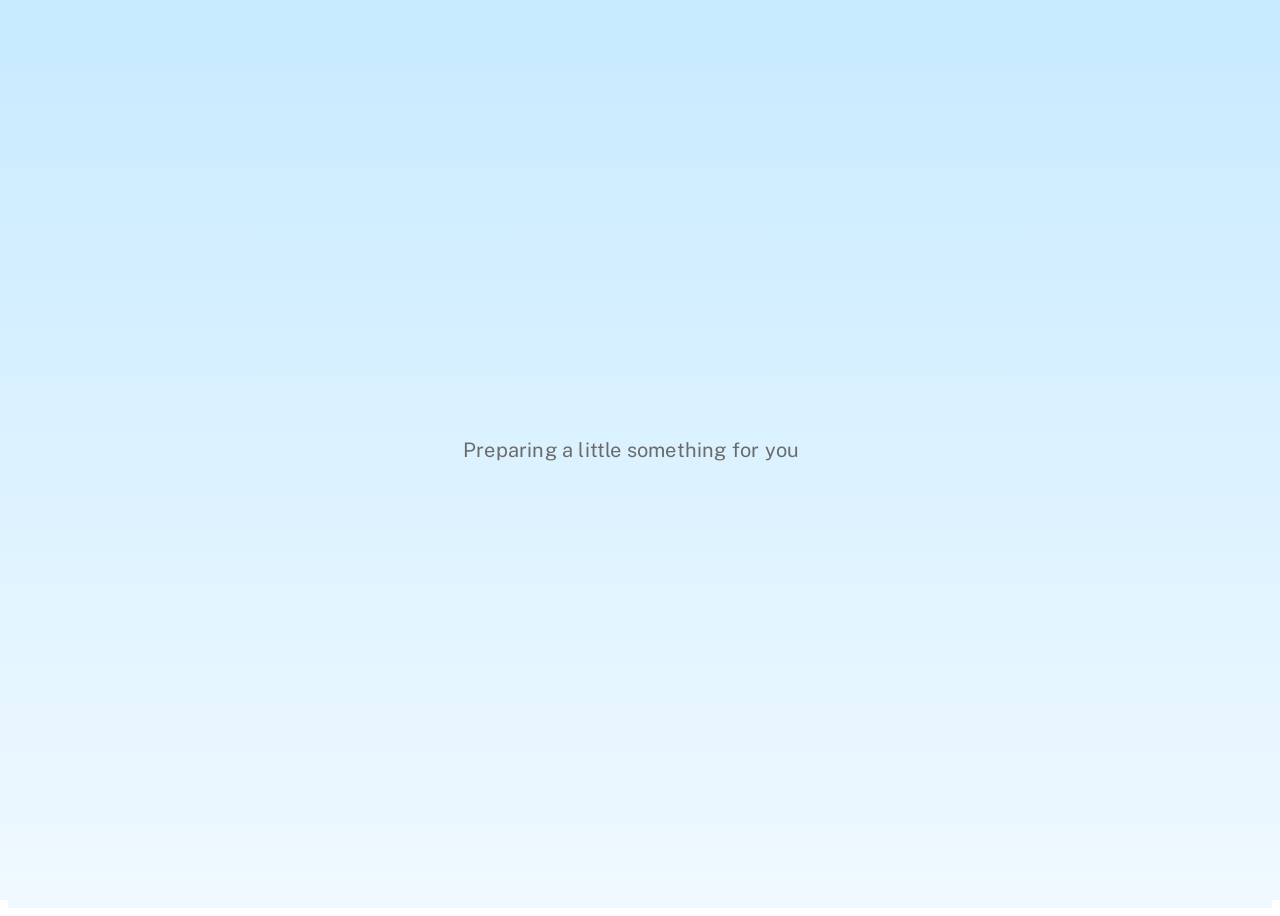
<file: index.html>
﻿<!DOCTYPE html>
<html lang="en">
<head>
	<meta charset="UTF-8" />
	<meta name="viewport" content="width=device-width, initial-scale=1.0" />
	<!-- CMS: page title -->
	<title>Welcome, Baby — DBS</title>
	<link rel="preconnect" href="https://fonts.googleapis.com" />
	<link rel="preconnect" href="https://fonts.gstatic.com" crossorigin />
	<link rel="stylesheet" href="https://fonts.googleapis.com/css2?family=Public+Sans:ital,wght@0,400;0,500;0,600;0,700;1,400;1,700&display=swap" />
	<link rel="stylesheet" href="assets/css/tokens.css" />
	<link rel="stylesheet" href="assets/css/styles.css" />
</head>
<body>
	<div class="wb_root" data-wb-root>


	<!-- CMS: welcome-baby hero stage -->
	<div class="wb_stage" data-stage>

		<!-- Sky gradient backdrop — never scales with scene -->
		<div class="wb_sky" aria-hidden="true"></div>

		<!-- Cloud layer — behind scene, scales at 50% of scene zoom (parallax depth).
		     Row 1 and Row 2 have ~85 px max gaps so all viewports look full.
		     Clouds bleed off both edges (negative x / x>1300) for ultra-wide screens. -->
		<div class="wb_clouds-layer" data-clouds-layer aria-hidden="true">

			<!-- ── Row 1 — topmost (y ≈ 72–95 px) — 9 clouds, ~85 px max gap ── -->
			<img class="wb_cloud" src="assets/img/cloud2.svg" alt=""
				style="--cloud-x:-15px;  --cloud-y:82px;  --cloud-w:95px;  --cloud-delay:0s">
			<img class="wb_cloud" src="assets/img/cloud1.svg" alt=""
				style="--cloud-x:100px;  --cloud-y:88px;  --cloud-w:88px;  --cloud-delay:-3s">
			<img class="wb_cloud" src="assets/img/cloud2.svg" alt=""
				style="--cloud-x:265px;  --cloud-y:72px;  --cloud-w:108px; --cloud-delay:-7s">
			<img class="wb_cloud" src="assets/img/cloud1.svg" alt=""
				style="--cloud-x:450px;  --cloud-y:90px;  --cloud-w:98px;  --cloud-delay:-11s">
			<img class="wb_cloud" src="assets/img/cloud2.svg" alt=""
				style="--cloud-x:630px;  --cloud-y:75px;  --cloud-w:118px; --cloud-delay:-15s">
			<img class="wb_cloud" src="assets/img/cloud1.svg" alt=""
				style="--cloud-x:835px;  --cloud-y:88px;  --cloud-w:95px;  --cloud-delay:-19s">
			<img class="wb_cloud" src="assets/img/cloud2.svg" alt=""
				style="--cloud-x:1015px; --cloud-y:73px;  --cloud-w:108px; --cloud-delay:-2s">
			<img class="wb_cloud" src="assets/img/cloud1.svg" alt=""
				style="--cloud-x:1195px; --cloud-y:90px;  --cloud-w:92px;  --cloud-delay:-6s">
			<!-- right bleed — visible on wide viewports -->
			<img class="wb_cloud" src="assets/img/cloud2.svg" alt=""
				style="--cloud-x:1350px; --cloud-y:80px;  --cloud-w:88px;  --cloud-delay:-10s">

			<!-- ── Row 2 — mid-top (y ≈ 162–180 px) — 8 clouds, ~73 px max gap ── -->
			<img class="wb_cloud" src="assets/img/cloud1.svg" alt=""
				style="--cloud-x:25px;   --cloud-y:168px; --cloud-w:108px; --cloud-delay:-14s">
			<img class="wb_cloud" src="assets/img/cloud2.svg" alt=""
				style="--cloud-x:195px;  --cloud-y:175px; --cloud-w:102px; --cloud-delay:-18s">
			<img class="wb_cloud" src="assets/img/cloud1.svg" alt=""
				style="--cloud-x:370px;  --cloud-y:162px; --cloud-w:118px; --cloud-delay:-1s">
			<img class="wb_cloud" src="assets/img/cloud2.svg" alt=""
				style="--cloud-x:555px;  --cloud-y:178px; --cloud-w:98px;  --cloud-delay:-5s">
			<img class="wb_cloud" src="assets/img/cloud1.svg" alt=""
				style="--cloud-x:725px;  --cloud-y:164px; --cloud-w:128px; --cloud-delay:-9s">
			<img class="wb_cloud" src="assets/img/cloud2.svg" alt=""
				style="--cloud-x:920px;  --cloud-y:178px; --cloud-w:98px;  --cloud-delay:-13s">
			<img class="wb_cloud" src="assets/img/cloud1.svg" alt=""
				style="--cloud-x:1085px; --cloud-y:165px; --cloud-w:108px; --cloud-delay:-17s">
			<img class="wb_cloud" src="assets/img/cloud2.svg" alt=""
				style="--cloud-x:1265px; --cloud-y:178px; --cloud-w:92px;  --cloud-delay:-21s">

			<!-- ── Row 3 — mid (y ≈ 248–270 px) — sparser, natural depth ──────── -->
			<img class="wb_cloud" src="assets/img/cloud2.svg" alt=""
				style="--cloud-x:120px;  --cloud-y:252px; --cloud-w:100px; --cloud-delay:-4s">
			<img class="wb_cloud" src="assets/img/cloud1.svg" alt=""
				style="--cloud-x:420px;  --cloud-y:265px; --cloud-w:118px; --cloud-delay:-8s">
			<img class="wb_cloud" src="assets/img/cloud2.svg" alt=""
				style="--cloud-x:700px;  --cloud-y:252px; --cloud-w:100px; --cloud-delay:-12s">
			<img class="wb_cloud" src="assets/img/cloud1.svg" alt=""
				style="--cloud-x:960px;  --cloud-y:268px; --cloud-w:118px; --cloud-delay:-16s">
			<img class="wb_cloud" src="assets/img/cloud2.svg" alt=""
				style="--cloud-x:1200px; --cloud-y:252px; --cloud-w:100px; --cloud-delay:-20s">

			<!-- ── Row 4 — lower (y ≈ 355–495 px); scene SVG occludes on zoom-in ── -->
			<img class="wb_cloud" src="assets/img/cloud1.svg" alt=""
				style="--cloud-x:60px;   --cloud-y:358px; --cloud-w:112px; --cloud-delay:-3s">
			<img class="wb_cloud" src="assets/img/cloud1.svg" alt=""
				style="--cloud-x:480px;  --cloud-y:490px; --cloud-w:92px;  --cloud-delay:-11s">
			<img class="wb_cloud" src="assets/img/cloud2.svg" alt=""
				style="--cloud-x:1090px; --cloud-y:365px; --cloud-w:100px; --cloud-delay:-7s">

		</div>

		<!-- Scene layer — inline SVG, centred + bottom anchored, zooms toward door -->
		<div class="wb_scene-layer" data-scene-layer aria-hidden="true">
			<!-- CMS: scene illustration -->
<svg class="wb_scene-img" width="6068" height="645" viewBox="0 0 6068 645" fill="none" xmlns="http://www.w3.org/2000/svg" xmlns:xlink="http://www.w3.org/1999/xlink">



<g clip-path="url(#wb_clip0_13_11)">
<g>
<path d="M3140.71 531.439H3357.21C3357.21 531.439 3351.39 487.153 3305.99 506.947C3305.99 506.947 3298.61 481.311 3276.49 490.635C3276.49 490.635 3261.16 461.634 3231.88 461.096C3195.41 460.442 3192.3 491.406 3192.3 491.406C3192.3 491.406 3166.71 487.901 3152.33 503.442C3137.96 518.983 3140.69 531.415 3140.69 531.415L3140.71 531.439Z" fill="white" stroke="#17181A" stroke-width="2" stroke-linecap="round" stroke-linejoin="round"/>
<path d="M3274.58 521.439C3280.55 516.788 3289.77 516.952 3295.56 521.836" stroke="#17181A" stroke-width="2" stroke-linecap="round" stroke-linejoin="round"/>
<path d="M3183.93 507.789C3185.16 504.984 3187.78 502.811 3190.76 502.133C3193.75 501.455 3197.04 502.297 3199.37 504.307" stroke="#17181A" stroke-width="2" stroke-linecap="round" stroke-linejoin="round"/>
<path d="M3195.66 511.016C3195.76 508.025 3198.84 505.992 3201.75 505.361C3204.97 504.683 3208.43 505.081 3211.41 506.506" stroke="#17181A" stroke-width="2" stroke-linecap="round" stroke-linejoin="round"/>
<g>
<path d="M23 542.498C1149 419.5 4416.5 488.5 6057 540.001" stroke="#17181A" stroke-width="2" stroke-linecap="round" stroke-linejoin="round"/>
<path d="M12 505.907C1138 382.908 4342.5 465 6060 505" stroke="#17181A" stroke-width="2" stroke-linecap="round" stroke-linejoin="round"/>
<path d="M12 479.148L26.4317 571.927" stroke="#17181A" stroke-width="2" stroke-linecap="round" stroke-linejoin="round"/>
<path d="M207.379 465.027L206.74 558.919" stroke="#17181A" stroke-width="2" stroke-linecap="round" stroke-linejoin="round"/>
<path d="M416.759 453.314L430.326 546.223" stroke="#17181A" stroke-width="2" stroke-linecap="round" stroke-linejoin="round"/>
<path d="M626.138 444.365L633.756 537.95" stroke="#17181A" stroke-width="2" stroke-linecap="round" stroke-linejoin="round"/>
<path d="M835.517 437.602L834.011 531.484" stroke="#17181A" stroke-width="2" stroke-linecap="round" stroke-linejoin="round"/>
<path d="M1044.9 432.6L1058.49 525.505" stroke="#17181A" stroke-width="2" stroke-linecap="round" stroke-linejoin="round"/>
<path d="M1254.28 429.033L1257.35 522.877" stroke="#17181A" stroke-width="2" stroke-linecap="round" stroke-linejoin="round"/>
<path d="M1463.66 426.648L1475.7 519.767" stroke="#17181A" stroke-width="2" stroke-linecap="round" stroke-linejoin="round"/>
<path d="M1673.03 425.246L1686.17 518.217" stroke="#17181A" stroke-width="2" stroke-linecap="round" stroke-linejoin="round"/>
<path d="M1882.41 424.666L1885.64 518.505" stroke="#17181A" stroke-width="2" stroke-linecap="round" stroke-linejoin="round"/>
<path d="M2091.79 424.781L2086.48 518.525" stroke="#17181A" stroke-width="2" stroke-linecap="round" stroke-linejoin="round"/>
<path d="M2301.17 425.482L2297.45 519.303" stroke="#17181A" stroke-width="2" stroke-linecap="round" stroke-linejoin="round"/>
<path d="M2510.55 426.686L2522.84 519.772" stroke="#17181A" stroke-width="2" stroke-linecap="round" stroke-linejoin="round"/>
<path d="M3557.45 437.99L3551.6 531.702" stroke="#17181A" stroke-width="2" stroke-linecap="round" stroke-linejoin="round"/>
<path d="M3976.21 444.156L3974.06 538.026" stroke="#17181A" stroke-width="2" stroke-linecap="round" stroke-linejoin="round"/>
<path d="M4185.59 447.469L4190.01 541.259" stroke="#17181A" stroke-width="2" stroke-linecap="round" stroke-linejoin="round"/>
<path d="M4394.96 450.9L4404.36 544.323" stroke="#17181A" stroke-width="2" stroke-linecap="round" stroke-linejoin="round"/>
<path d="M4604.34 454.436L4608.02 548.258" stroke="#17181A" stroke-width="2" stroke-linecap="round" stroke-linejoin="round"/>
<path d="M4813.72 458.057L4818.04 551.852" stroke="#17181A" stroke-width="2" stroke-linecap="round" stroke-linejoin="round"/>
<path d="M5023.1 461.748L5034.47 554.951" stroke="#17181A" stroke-width="2" stroke-linecap="round" stroke-linejoin="round"/>
<path d="M5232.48 465.498L5236.12 559.322" stroke="#17181A" stroke-width="2" stroke-linecap="round" stroke-linejoin="round"/>
<path d="M5441.86 469.295L5454.71 562.306" stroke="#17181A" stroke-width="2" stroke-linecap="round" stroke-linejoin="round"/>
<path d="M5651.24 473.127L5646.41 566.897" stroke="#17181A" stroke-width="2" stroke-linecap="round" stroke-linejoin="round"/>
<path d="M6060.9 480L6056.07 573.77" stroke="#17181A" stroke-width="2" stroke-linecap="round" stroke-linejoin="round"/>
<path d="M5860.62 476.984L5860.23 570.878" stroke="#17181A" stroke-width="2" stroke-linecap="round" stroke-linejoin="round"/>
<path d="M5952.47 477L5952.08 570.893" stroke="#17181A" stroke-width="2" stroke-linecap="round" stroke-linejoin="round"/>
<path d="M109.689 472.088L116.472 565.737" stroke="#17181A" stroke-width="2" stroke-linecap="round" stroke-linejoin="round"/>
<path d="M312.069 459.172L305.522 552.838" stroke="#17181A" stroke-width="2" stroke-linecap="round" stroke-linejoin="round"/>
<path d="M521.448 448.84L530.714 542.276" stroke="#17181A" stroke-width="2" stroke-linecap="round" stroke-linejoin="round"/>
<path d="M730.828 440.984L727.129 534.806" stroke="#17181A" stroke-width="2" stroke-linecap="round" stroke-linejoin="round"/>
<path d="M940.207 435.102L953.152 528.099" stroke="#17181A" stroke-width="2" stroke-linecap="round" stroke-linejoin="round"/>
<path d="M1149.59 430.816L1153.99 524.607" stroke="#17181A" stroke-width="2" stroke-linecap="round" stroke-linejoin="round"/>
<path d="M1358.97 427.84L1362.89 521.652" stroke="#17181A" stroke-width="2" stroke-linecap="round" stroke-linejoin="round"/>
<path d="M1568.34 425.947L1573.26 519.713" stroke="#17181A" stroke-width="2" stroke-linecap="round" stroke-linejoin="round"/>
<path d="M1777.72 424.955L1792.38 517.699" stroke="#17181A" stroke-width="2" stroke-linecap="round" stroke-linejoin="round"/>
<path d="M1987.1 424.723L1986.52 518.615" stroke="#17181A" stroke-width="2" stroke-linecap="round" stroke-linejoin="round"/>
<path d="M2196.48 425.131L2194.29 519" stroke="#17181A" stroke-width="2" stroke-linecap="round" stroke-linejoin="round"/>
<path d="M2405.86 426.084L2414.95 519.537" stroke="#17181A" stroke-width="2" stroke-linecap="round" stroke-linejoin="round"/>
<path d="M2615.24 427.5L2624.41 520.945" stroke="#17181A" stroke-width="2" stroke-linecap="round" stroke-linejoin="round"/>
<path d="M2824.62 429.311L2836.64 522.432" stroke="#17181A" stroke-width="2" stroke-linecap="round" stroke-linejoin="round"/>
<path d="M3034 431.459L3032.5 525.341" stroke="#17181A" stroke-width="2" stroke-linecap="round" stroke-linejoin="round"/>
<path d="M3243.38 433.898L3254.29 527.157" stroke="#17181A" stroke-width="2" stroke-linecap="round" stroke-linejoin="round"/>
<path d="M3452.76 436.588L3460.9 530.129" stroke="#17181A" stroke-width="2" stroke-linecap="round" stroke-linejoin="round"/>
<path d="M3662.14 439.49L3659.14 533.337" stroke="#17181A" stroke-width="2" stroke-linecap="round" stroke-linejoin="round"/>
<path d="M3871.52 442.574L3881.29 535.958" stroke="#17181A" stroke-width="2" stroke-linecap="round" stroke-linejoin="round"/>
<path d="M4080.9 445.812L4075.72 539.564" stroke="#17181A" stroke-width="2" stroke-linecap="round" stroke-linejoin="round"/>
<path d="M4290.28 449.186L4304.68 541.969" stroke="#17181A" stroke-width="2" stroke-linecap="round" stroke-linejoin="round"/>
<path d="M4499.66 452.668L4506 546.347" stroke="#17181A" stroke-width="2" stroke-linecap="round" stroke-linejoin="round"/>
<path d="M4709.03 456.246L4709.14 550.14" stroke="#17181A" stroke-width="2" stroke-linecap="round" stroke-linejoin="round"/>
<path d="M4918.41 459.902L4922.05 553.726" stroke="#17181A" stroke-width="2" stroke-linecap="round" stroke-linejoin="round"/>
<path d="M5127.79 463.623L5121.13 557.281" stroke="#17181A" stroke-width="2" stroke-linecap="round" stroke-linejoin="round"/>
<path d="M5337.17 467.396L5349.95 560.418" stroke="#17181A" stroke-width="2" stroke-linecap="round" stroke-linejoin="round"/>
<path d="M5546.55 471.211L5558.98 564.279" stroke="#17181A" stroke-width="2" stroke-linecap="round" stroke-linejoin="round"/>
<path d="M5755.93 475.057L5770.91 567.749" stroke="#17181A" stroke-width="2" stroke-linecap="round" stroke-linejoin="round"/>
<path d="M1612.03 519.879C1609.36 509.402 1613.44 500.484 1621.81 493.954C1630.18 487.423 1642.51 486.789 1651.47 492.329C1651.43 483.964 1656.12 475.755 1663.26 471.781C1670.4 467.808 1679.64 468.162 1686.4 472.747C1690.76 461.67 1703.69 455.601 1715.1 457.585C1726.57 459.571 1736.15 468.405 1741.3 479.17C1746.46 489.884 1747.56 502.284 1746.65 514.201L1611.92 519.927L1612.03 519.879Z" fill="white" stroke="#17181A" stroke-width="2" stroke-linecap="round" stroke-linejoin="round"/>
<path d="M1955.03 529.879C1952.36 519.402 1956.44 510.484 1964.81 503.954C1973.18 497.423 1985.51 496.789 1994.47 502.329C1994.43 493.964 1999.12 485.755 2006.26 481.781C2013.4 477.808 2022.64 478.162 2029.4 482.747C2033.76 471.67 2046.69 465.601 2058.1 467.585C2069.57 469.571 2079.15 478.405 2084.3 489.17C2089.46 499.884 2090.56 512.284 2089.65 524.201L1954.92 529.927L1955.03 529.879Z" fill="white" stroke="#17181A" stroke-width="2" stroke-linecap="round" stroke-linejoin="round"/>
<path d="M3646.03 539.879C3643.36 529.402 3647.44 520.484 3655.81 513.954C3664.18 507.423 3676.51 506.789 3685.47 512.329C3685.43 503.964 3690.12 495.755 3697.26 491.781C3704.4 487.808 3713.64 488.162 3720.4 492.747C3724.76 481.67 3737.69 475.601 3749.1 477.585C3760.57 479.571 3770.15 488.405 3775.3 499.17C3780.46 509.884 3781.56 522.284 3780.65 534.201L3645.92 539.927L3646.03 539.879Z" fill="white" stroke="#17181A" stroke-width="2" stroke-linecap="round" stroke-linejoin="round"/>
<g>
<path d="M1233.06 481.947C1233.95 480.161 1234.56 478.188 1234.33 476.168C1234.09 474.007 1232.17 471.94 1229.82 472.974C1227.75 473.913 1226.44 476.168 1225.68 478.188C1224.37 481.853 1223.33 485.752 1223.38 489.698C1223.38 490.544 1223.38 491.389 1223.38 492.235C1225.26 491.248 1227 489.463 1228.46 488.007C1230.1 486.41 1231.56 484.577 1232.68 482.604C1232.82 482.369 1232.92 482.134 1233.06 481.9V481.947Z" fill="#C2F2E5" stroke="#C2F2E5" stroke-width="3.52343" stroke-linecap="round" stroke-linejoin="round"/>
<path d="M1216.21 471.139C1215.55 469.072 1214.61 467.099 1213.25 465.408C1212.02 463.904 1209.72 461.32 1207.61 462.166C1206.43 462.589 1205.92 463.951 1205.78 465.22C1205.07 472.455 1212.02 477.34 1217.38 480.864C1218.08 477.81 1217.14 474.052 1216.25 471.139H1216.21Z" fill="#C2F2E5" stroke="#C2F2E5" stroke-width="3.52343" stroke-linecap="round" stroke-linejoin="round"/>
<path d="M1227.29 482.416C1222.92 491.013 1223.25 496.228 1223.29 498.154" stroke="#17181A" stroke-width="2" stroke-linecap="round" stroke-linejoin="round"/>
<path d="M1228.6 520.181C1225.59 505.43 1219.62 483.209 1211.97 470.102" stroke="#17181A" stroke-width="2" stroke-linecap="round" stroke-linejoin="round"/>
<path d="M1211 492.659C1209.12 491.296 1207 490.216 1204.75 489.605C1202.73 489.088 1199.11 488.337 1197.89 490.451C1197.18 491.625 1197.65 493.128 1198.4 494.303C1202.59 501.115 1211.61 500.833 1218.42 500.41C1217.01 497.31 1213.72 494.632 1211 492.659Z" fill="#C2F2E5" stroke="#C2F2E5" stroke-width="3.52343" stroke-linecap="round" stroke-linejoin="round"/>
<path d="M1212.82 505.294C1210.04 503.932 1207.08 502.898 1204.12 502.429C1201.49 502.006 1196.84 501.536 1196.09 503.979C1195.67 505.341 1196.8 506.985 1198.06 508.254C1205.58 515.489 1216.48 514.361 1224.61 513.328C1221.79 509.992 1216.86 507.267 1212.86 505.341L1212.82 505.294Z" fill="#C2F2E5" stroke="#C2F2E5" stroke-width="3.52343" stroke-linecap="round" stroke-linejoin="round"/>
<path d="M1233.88 502.054C1235.1 499.846 1236.6 497.826 1238.43 496.135C1240.03 494.679 1243.04 492.189 1244.96 493.504C1246 494.209 1246.14 495.853 1245.9 497.309C1244.59 505.625 1236.32 509.806 1230.02 512.813C1230.16 509.242 1232.14 505.202 1233.92 502.054H1233.88Z" fill="#C2F2E5" stroke="#C2F2E5" stroke-width="3.52343" stroke-linecap="round" stroke-linejoin="round"/>
<path d="M1225.17 506.046C1219.91 500.69 1213.1 496.932 1205.91 494.959" stroke="#17181A" stroke-width="2" stroke-linecap="round" stroke-linejoin="round"/>
<path d="M1227.86 516.15C1230.91 510.559 1235.09 505.532 1240.07 501.492" stroke="#17181A" stroke-width="2" stroke-linecap="round" stroke-linejoin="round"/>
<path d="M1227.44 515.21C1222.46 511.733 1212.12 508.163 1206.2 506.988" stroke="#17181A" stroke-width="2" stroke-linecap="round" stroke-linejoin="round"/>
</g>
<g>
<path d="M1506.28 519.56H1641.47C1646.35 513.694 1647.03 504.556 1643.24 497.911C1639.45 491.265 1631.35 487.527 1623.98 489.085C1626.26 474.911 1619.67 459.647 1607.88 451.911C1602.17 448.173 1595.27 446.148 1588.62 447.343C1581.98 448.485 1575.8 453.209 1573.62 459.751C1567.65 453.832 1558.72 451.34 1550.67 453.313C1542.62 455.286 1535.72 461.672 1532.97 469.667C1524.24 466.085 1513.81 467.383 1506.18 473.042C1498.54 478.701 1494.03 488.462 1494.6 498.118C1489.41 499.209 1484.27 500.87 1480.43 504.712C1476.58 508.554 1474.66 514.784 1477.05 519.664H1526.94" fill="white"/>
<path d="M1506.28 519.56H1641.47C1646.35 513.694 1647.03 504.556 1643.24 497.911C1639.45 491.265 1631.35 487.527 1623.98 489.085C1626.26 474.911 1619.67 459.647 1607.88 451.911C1602.17 448.173 1595.27 446.148 1588.62 447.343C1581.98 448.485 1575.8 453.209 1573.62 459.751C1567.65 453.832 1558.72 451.34 1550.67 453.313C1542.62 455.286 1535.72 461.672 1532.97 469.667C1524.24 466.085 1513.81 467.383 1506.18 473.042C1498.54 478.701 1494.03 488.462 1494.6 498.118C1489.41 499.209 1484.27 500.87 1480.43 504.712C1476.58 508.554 1474.66 514.784 1477.05 519.664H1526.94" stroke="#17181A" stroke-width="2" stroke-linecap="round" stroke-linejoin="round"/>
</g>
</g>
<g>
<g>
<path d="M2578.44 259.816C2564.95 260.657 2553.33 274.165 2549.09 286.247C2542.93 303.727 2548.78 324.83 2564.18 335.487C2557.11 341.843 2558.07 355.281 2562.53 364.278C2566.98 373.252 2575.85 378.487 2584.77 379.585C2593.68 380.683 2602.62 378.159 2611.04 374.607C2618.93 388.348 2629.05 398.234 2643.26 399.706C2657.47 401.178 2683.23 395.196 2693.11 383.254C2697.45 388.278 2704 389.751 2710.14 389.984C2721.6 390.405 2733.15 387.32 2743.27 381.127C2750.69 376.594 2757.67 369.933 2760.54 360.796C2762.64 354.112 2765.21 347.639 2765.02 340.605C2765.44 341.002 2766.4 341.235 2767.03 340.908C2776.9 335.814 2785.67 327.167 2790.01 315.716C2794.33 304.265 2793.56 289.939 2786.67 280.334C2781 272.412 2777.55 265.985 2769.17 262.574C2775.45 237.685 2763.06 208.987 2742.78 198.003C2725.17 188.469 2703.42 191.997 2687.51 204.944C2682.77 198.447 2676.75 193.096 2670.12 189.45C2649.19 177.929 2622.01 180.803 2604.16 196.835C2588.59 210.833 2579.89 236.259 2588.59 256.194" fill="white"/>
<path d="M2578.44 259.816C2564.95 260.657 2553.33 274.165 2549.09 286.247C2542.93 303.727 2548.78 324.83 2564.18 335.487C2557.11 341.843 2558.07 355.281 2562.53 364.278C2566.98 373.252 2575.85 378.487 2584.77 379.585C2593.68 380.683 2602.62 378.159 2611.04 374.607C2618.93 388.348 2629.05 398.234 2643.26 399.706C2657.47 401.178 2683.23 395.196 2693.11 383.254C2697.45 388.278 2704 389.751 2710.14 389.984C2721.6 390.405 2733.15 387.32 2743.27 381.127C2750.69 376.594 2757.67 369.933 2760.54 360.796C2762.64 354.112 2765.21 347.639 2765.02 340.605C2765.44 341.002 2766.4 341.235 2767.03 340.908C2776.9 335.814 2785.67 327.167 2790.01 315.716C2794.33 304.265 2793.56 289.939 2786.67 280.334C2781 272.412 2777.55 265.985 2769.17 262.574C2775.45 237.685 2763.06 208.987 2742.78 198.003C2725.17 188.469 2703.42 191.997 2687.51 204.944C2682.77 198.447 2676.75 193.096 2670.12 189.45C2649.19 177.929 2622.01 180.803 2604.16 196.835C2588.59 210.833 2579.89 236.259 2588.59 256.194" stroke="#17181A" stroke-width="2" stroke-linecap="round" stroke-linejoin="round"/>
</g>
<path d="M2669.63 273.02V521.999" stroke="#17181A" stroke-width="2" stroke-linecap="round" stroke-linejoin="round"/>
<path d="M2639.41 298.117C2639.9 317.771 2650.92 336.841 2667.67 347.076" stroke="#17181A" stroke-width="2" stroke-linecap="round" stroke-linejoin="round"/>
<path d="M2699.62 273.02C2701.09 295.735 2689.07 318.824 2669.63 330.649" stroke="#17181A" stroke-width="2" stroke-linecap="round" stroke-linejoin="round"/>
</g>
<path d="M3066.43 526.51H2626.72V178.56L3066.43 164.281V526.51Z" fill="white" stroke="#17181A" stroke-width="2" stroke-linecap="round" stroke-linejoin="round"/>
<g clip-path="url(#wb_clip1_13_11)">
<g id="wb_image 1 [Vectorized]" clip-path="url(#wb_clip2_13_11)">
<path d="M2842.26 444.053C2843.91 443.882 2845.18 444.069 2846.81 444.292L2847.14 444.348C2847.09 444.456 2847.11 445.125 2847.14 445.262C2847.21 445.701 2846.99 447.324 2847.11 447.653L2846.81 447.731C2846.26 447.82 2845.75 447.942 2845.21 448.068C2845.47 449.303 2845.74 450.237 2846.18 451.436C2846.51 452.331 2846.92 453.292 2847.21 454.186L2847.28 454.448C2847.32 454.747 2847.35 454.877 2847.16 455.133C2846.74 455.696 2845.45 456.086 2845.09 456.693C2844.48 457.718 2844.85 458.663 2844.18 459.835C2844.12 459.915 2844.02 460.042 2843.95 460.113C2843.41 460.483 2842.85 460.588 2842.2 460.68C2842.09 460.677 2842.02 460.664 2841.9 460.644C2840.91 460.362 2840.14 458.814 2839.14 458.303C2838.26 457.855 2837.7 458.14 2836.87 457.862C2836.7 457.807 2836.64 457.619 2836.59 457.465L2836.58 457.187C2836.26 455.055 2835.74 452.96 2835.01 450.932C2834.45 451.266 2833.93 451.466 2833.3 451.634C2833.24 451.641 2833.07 451.658 2833.02 451.67C2832.58 450.802 2832.24 449.93 2831.91 449.017C2831.83 448.786 2831.74 448.542 2831.63 448.322L2831.86 448.163C2832.42 447.764 2833.03 447.406 2833.57 446.982C2834.18 446.506 2834.75 446.195 2835.44 445.867L2835.65 445.74C2836 445.705 2836.17 445.745 2836.45 445.993C2837.14 446.607 2837.79 447.714 2838.87 447.626C2839.05 447.611 2839.37 447.532 2839.52 447.427L2839.68 447.378C2840.71 446.93 2841.15 445.98 2841.4 444.948C2841.5 444.537 2841.62 444.329 2841.99 444.135C2842.01 444.133 2842.23 444.064 2842.26 444.053Z" fill="#FFB8B8"/>
<path d="M2841.99 444.135C2841.95 445.043 2841.31 446.775 2840.59 447.427C2840.14 447.847 2839.54 448.067 2838.92 448.038C2837.65 447.978 2836.3 446.761 2835.65 445.74C2836 445.705 2836.17 445.745 2836.45 445.993C2837.14 446.607 2837.79 447.714 2838.87 447.626C2839.05 447.611 2839.37 447.532 2839.52 447.427L2839.68 447.378C2840.71 446.93 2841.15 445.98 2841.4 444.948C2841.5 444.536 2841.62 444.329 2841.99 444.135Z" fill="#FFB8B8"/>
<path d="M2836.59 457.466C2839.06 456.772 2840.9 458.572 2841.9 460.645C2840.91 460.363 2840.14 458.816 2839.14 458.305C2838.26 457.856 2837.7 458.141 2836.87 457.863C2836.7 457.808 2836.64 457.62 2836.59 457.466Z" fill="#FFB8B8"/>
<path d="M2844.18 459.836C2844.11 459.51 2844.12 459.03 2844.14 458.698C2844.29 456.81 2845.39 454.982 2847.28 454.449C2847.32 454.748 2847.35 454.878 2847.16 455.134C2846.74 455.697 2845.45 456.087 2845.09 456.694C2844.48 457.719 2844.85 458.664 2844.18 459.836Z" fill="#FFB8B8"/>
<path d="M2841.99 444.135C2842.01 444.133 2842.23 444.064 2842.26 444.053C2842.08 445.346 2841.62 446.974 2840.53 447.816C2838.72 449.214 2836.43 447.435 2835.44 445.867L2835.65 445.74C2836.3 446.761 2837.65 447.978 2838.92 448.038C2839.54 448.067 2840.14 447.847 2840.59 447.427C2841.31 446.775 2841.95 445.044 2841.99 444.135Z" fill="#FF5C5C"/>
<path d="M2836.58 457.188C2839.37 456.476 2841.02 458.43 2842.2 460.681C2842.08 460.678 2842.02 460.665 2841.9 460.645C2840.89 458.572 2839.05 456.771 2836.59 457.466L2836.58 457.188Z" fill="#FF5C5C"/>
<path d="M2847.21 454.186L2847.28 454.448C2845.39 454.98 2844.29 456.809 2844.14 458.697C2844.12 459.029 2844.11 459.509 2844.18 459.835C2844.12 459.915 2844.02 460.042 2843.95 460.113C2843.89 459.828 2843.88 459.345 2843.88 459.053C2843.92 456.947 2845.07 454.775 2847.21 454.186Z" fill="#FF5C5C"/>
<path d="M2831.63 448.325L2831.86 448.166C2832.3 449.307 2832.74 450.563 2833.3 451.637C2833.24 451.644 2833.07 451.661 2833.02 451.673C2832.58 450.805 2832.24 449.933 2831.91 449.02C2831.83 448.789 2831.74 448.545 2831.63 448.325Z" fill="#FF5C5C"/>
<path d="M2846.81 444.291L2847.15 444.347C2847.09 444.455 2847.11 445.124 2847.14 445.261C2847.21 445.7 2846.99 447.323 2847.11 447.652L2846.81 447.73C2846.8 446.555 2846.95 445.487 2846.81 444.291Z" fill="#FF5C5C"/>
<path d="M2843.69 448.676L2843.82 448.687C2844.12 448.972 2844.47 451.059 2844.15 451.364C2843.71 451.777 2842.99 452.083 2842.46 451.644C2842.09 451.236 2841.4 449.801 2841.58 449.31C2841.88 449.015 2843.23 448.744 2843.69 448.676Z" fill="#FF5C5C"/>
<path d="M2814.19 436.994C2815.8 437.907 2816.36 438.202 2818.27 437.974C2818.51 437.946 2819.54 437.969 2819.68 437.885C2820.15 438.438 2820.21 438.808 2819.61 439.278L2819.56 439.315L2819.54 439.59C2819.51 440.154 2819.28 442.599 2819.12 443.086C2818.9 443.402 2818.72 443.888 2818.54 444.249C2818.09 445.137 2816.73 446.774 2815.65 446.832C2814.76 446.69 2811.79 445.827 2811.55 445.076C2811.06 443.576 2813.02 439.337 2813.58 438.126C2813.39 437.564 2813.49 436.993 2814.19 436.994Z" fill="#FFF4F4"/>
<path d="M2814.19 436.994C2815.8 437.907 2816.36 438.202 2818.27 437.974C2818.52 437.946 2819.54 437.969 2819.68 437.885C2820.15 438.438 2820.21 438.808 2819.61 439.278L2819.57 439.315C2817.77 439.826 2816.02 439.55 2814.35 438.747C2814.01 438.541 2813.84 438.415 2813.58 438.126C2813.39 437.564 2813.5 436.993 2814.19 436.994Z" fill="#FF5C5C"/>
<path d="M2816.91 438.189C2817.17 438.338 2817.05 439.005 2816.96 439.238C2816.74 439.104 2816.86 438.416 2816.91 438.189Z" fill="#FFF4F4"/>
<path d="M2814.66 437.52C2814.74 437.588 2814.71 437.546 2814.74 437.663C2814.67 437.911 2814.51 438.292 2814.37 438.508C2814.18 438.253 2814.5 437.744 2814.66 437.52Z" fill="#FFF4F4"/>
<path d="M2819.26 438.27C2819.58 438.374 2819.41 438.96 2819.33 439.209L2819.22 439.151C2819.19 438.994 2819.25 438.47 2819.26 438.27Z" fill="#FFF4F4"/>
<path d="M2816.08 438.016C2816.16 438.066 2816.13 438.042 2816.18 438.127C2816.19 438.423 2816.14 438.717 2816.04 438.995C2815.82 438.835 2815.99 438.235 2816.08 438.016Z" fill="#FFF4F4"/>
<path d="M2815.34 437.82C2815.41 437.867 2815.38 437.849 2815.43 437.922C2815.42 438.193 2815.31 438.526 2815.23 438.793C2815.13 438.742 2815.17 438.777 2815.12 438.677C2815.14 438.385 2815.2 438.081 2815.34 437.82Z" fill="#FFF4F4"/>
<path d="M2817.83 438.264C2817.92 438.315 2817.88 438.282 2817.95 438.367C2817.99 438.644 2817.98 438.927 2817.93 439.202C2817.84 439.157 2817.87 439.181 2817.81 439.093C2817.76 438.796 2817.77 438.558 2817.83 438.264Z" fill="#FFF4F4"/>
<path d="M2818.52 438.346L2818.62 438.382C2818.72 438.543 2818.58 439.018 2818.54 439.209L2818.44 439.163C2818.34 438.988 2818.47 438.551 2818.52 438.346Z" fill="#FFF4F4"/>
<path d="M2814.35 438.746C2816.01 439.549 2817.77 439.825 2819.57 439.313L2819.54 439.589L2819.5 439.504C2819.09 439.54 2818.57 439.703 2818.16 439.727C2817.15 439.786 2816.15 439.623 2815.17 439.362C2814.8 439.262 2814.63 439.155 2814.31 438.931C2814.47 438.981 2814.66 439.093 2814.83 439.156C2815.4 439.374 2815.84 439.519 2816.46 439.52C2816.32 439.506 2816.19 439.485 2816.06 439.456C2815.65 439.366 2814.56 439.088 2814.35 438.746Z" fill="#FFB8B8"/>
<path d="M2814.16 439.793C2814.47 439.929 2814.41 440.4 2814.36 440.683C2814.11 442.071 2813.66 443.759 2812.62 444.757L2812.49 444.707C2812.38 444.584 2812.36 444.442 2812.37 444.28C2812.44 442.891 2813.21 440.789 2814.16 439.793Z" fill="#FFB8B8"/>
<path d="M2817.41 434.287L2817.59 434.275C2818.77 434.701 2818.12 435.753 2818.08 436.598C2818.08 436.669 2818.75 436.956 2818.83 436.993C2819.29 437.22 2819.47 437.425 2819.68 437.883C2819.54 437.967 2818.52 437.943 2818.27 437.972C2816.36 438.199 2815.8 437.905 2814.19 436.992C2815.11 435.831 2816.17 436.574 2816.33 436.363C2816.92 435.577 2816.16 434.993 2817.41 434.287Z" fill="#FFB8B8"/>
<g>
<mask id="wb_path-106-outside-1_13_11" maskUnits="userSpaceOnUse" x="2838.51" y="416.438" width="2" height="32" fill="black">
<rect fill="white" x="2838.51" y="416.438" width="2" height="32"/>
<path d="M2839.65 417.438C2839.72 417.83 2839.67 419.605 2839.67 420.132L2839.68 426.136L2839.68 440.323C2839.68 442.609 2839.73 445.114 2839.68 447.379L2839.52 447.428C2839.49 446.711 2839.52 445.64 2839.52 444.902L2839.53 440.185L2839.53 425.206L2839.52 419.486C2839.52 418.904 2839.51 418.154 2839.52 417.559C2839.52 417.484 2839.56 417.488 2839.65 417.438Z"/>
</mask>
<path d="M2839.65 417.438C2839.72 417.83 2839.67 419.605 2839.67 420.132L2839.68 426.136L2839.68 440.323C2839.68 442.609 2839.73 445.114 2839.68 447.379L2839.52 447.428C2839.49 446.711 2839.52 445.64 2839.52 444.902L2839.53 440.185L2839.53 425.206L2839.52 419.486C2839.52 418.904 2839.51 418.154 2839.52 417.559C2839.52 417.484 2839.56 417.488 2839.65 417.438Z" fill="#B0B9C0"/>
<path d="M2839.65 417.438C2839.72 417.83 2839.67 419.605 2839.67 420.132L2839.68 426.136L2839.68 440.323C2839.68 442.609 2839.73 445.114 2839.68 447.379L2839.52 447.428C2839.49 446.711 2839.52 445.64 2839.52 444.902L2839.53 440.185L2839.53 425.206L2839.52 419.486C2839.52 418.904 2839.51 418.154 2839.52 417.559C2839.52 417.484 2839.56 417.488 2839.65 417.438Z" stroke="#B0B9C0" stroke-width="0.2" mask="url(#wb_path-106-outside-1_13_11)"/>
</g>
<g>
<mask id="wb_path-107-outside-2_13_11" maskUnits="userSpaceOnUse" x="2816.38" y="416.438" width="2" height="18" fill="black">
<rect fill="white" x="2816.38" y="416.438" width="2" height="18"/>
<path d="M2817.57 417.438C2817.65 419.191 2817.59 421.401 2817.59 423.202L2817.59 434.276L2817.41 434.287C2817.36 433.058 2817.36 417.604 2817.42 417.485L2817.57 417.438Z"/>
</mask>
<path d="M2817.57 417.438C2817.65 419.191 2817.59 421.401 2817.59 423.202L2817.59 434.276L2817.41 434.287C2817.36 433.058 2817.36 417.604 2817.42 417.485L2817.57 417.438Z" fill="#B0B9C0"/>
<path d="M2817.57 417.438C2817.65 419.191 2817.59 421.401 2817.59 423.202L2817.59 434.276L2817.41 434.287C2817.36 433.058 2817.36 417.604 2817.42 417.485L2817.57 417.438Z" stroke="#B0B9C0" stroke-width="0.2" mask="url(#wb_path-107-outside-2_13_11)"/>
</g>
<path d="M2819.12 443.086C2819.03 443.909 2818.58 446.091 2817.93 446.627C2817.42 447.053 2816.29 446.938 2815.65 446.831C2816.73 446.773 2818.09 445.136 2818.53 444.249C2818.72 443.888 2818.9 443.401 2819.12 443.086Z" fill="#FFB8B8"/>
<path d="M2847.14 444.352C2847.24 444.4 2847.42 444.489 2847.44 444.626C2847.56 445.405 2847.62 446.668 2847.36 447.408C2847.33 447.507 2847.2 447.596 2847.13 447.643L2847.11 447.657C2846.99 447.328 2847.21 445.705 2847.14 445.266C2847.11 445.129 2847.09 444.46 2847.14 444.352Z" fill="#FFB8B8"/>
<path d="M2831.63 448.322C2831.74 448.542 2831.83 448.786 2831.91 449.017C2832.24 449.93 2832.58 450.802 2833.02 451.671C2832.94 451.66 2832.72 451.621 2832.66 451.552C2832.1 450.919 2831.72 449.481 2831.5 448.655C2831.47 448.504 2831.57 448.402 2831.63 448.322Z" fill="#FFB8B8"/>
<path d="M2827.51 427.002C2829.85 426.544 2830.57 428.023 2831.3 429.937L2831.44 430.335C2831.85 430.213 2833.03 429.754 2833.22 430.373C2833.27 430.541 2833.21 430.814 2833.02 430.89C2832.36 431.066 2831.77 431.196 2831.13 431.452C2830.1 431.942 2829.49 432.344 2828.64 433.099C2828.17 433.504 2827.14 435.03 2826.6 434.744C2826.13 434.166 2826.94 433.502 2827.32 433.07L2827.03 432.786C2826.6 432.397 2826.11 431.956 2825.75 431.516C2824.18 429.615 2825.5 427.889 2827.32 427.063L2827.51 427.002Z" fill="white"/>
<path d="M2827.51 427.002C2829.85 426.544 2830.57 428.023 2831.3 429.937L2831.44 430.335C2831.14 430.438 2830.88 430.537 2830.58 430.657L2830.41 430.217C2829.83 428.968 2828.83 428.025 2827.4 428.7C2825.6 429.551 2826.78 431.156 2827.64 432.136C2827.45 432.358 2827.25 432.591 2827.03 432.786C2826.6 432.397 2826.11 431.956 2825.75 431.516C2824.18 429.615 2825.5 427.889 2827.32 427.063L2827.51 427.002Z" fill="#FFB8B8"/>
<path d="M2831.3 429.939L2831.44 430.338C2831.14 430.441 2830.88 430.54 2830.58 430.659L2830.41 430.219C2830.62 430.223 2831.11 430.047 2831.3 429.939Z" fill="#FFB8B8"/>
<path d="M2831.44 430.335C2831.85 430.213 2833.03 429.754 2833.22 430.373C2833.27 430.541 2833.21 430.814 2833.02 430.89C2832.36 431.066 2831.77 431.196 2831.13 431.452C2830.1 431.942 2829.49 432.344 2828.64 433.099C2828.17 433.504 2827.14 435.03 2826.6 434.744C2826.13 434.166 2826.94 433.502 2827.32 433.07L2827.03 432.786C2827.25 432.591 2827.45 432.358 2827.65 432.136L2827.93 432.406C2828.06 432.358 2828.46 432 2828.61 431.883C2829.23 431.364 2829.85 431.004 2830.58 430.657C2830.88 430.537 2831.14 430.438 2831.44 430.335Z" fill="#FF5C5C"/>
<path d="M2827.65 432.137L2827.94 432.407C2827.83 432.588 2827.49 432.908 2827.33 433.071L2827.03 432.787C2827.25 432.592 2827.45 432.359 2827.65 432.137Z" fill="#FFB8B8"/>
<path d="M2825.19 444.182C2826.1 444.097 2826.49 444.345 2827.06 445.003C2827.85 444.789 2828.53 445.108 2828.96 445.782C2829.58 445.701 2830.34 445.726 2830.66 446.294C2831.5 447.796 2829.67 449.01 2828.3 448.889C2827.91 448.855 2827.7 448.832 2827.35 448.76C2826.87 448.561 2826.96 448.892 2826.51 449.086C2826.2 449.217 2826.07 449.263 2825.73 449.269C2825.28 449.277 2824.91 449.105 2824.48 449.044C2824 449.003 2823.61 449.092 2823.11 448.933C2822.7 448.806 2822.32 448.592 2822.12 448.187C2821.55 446.997 2822.42 446.203 2823.39 445.76C2823.67 444.821 2824.27 444.377 2825.19 444.182Z" fill="#FEFEFE"/>
<path d="M2831.13 431.453C2831.38 431.756 2831.59 431.999 2831.91 432.243C2832.94 433.036 2834.31 433.728 2834.22 435.264C2834.18 435.921 2833.73 436.606 2833.22 437.022C2832.65 437.479 2831.93 437.694 2831.2 437.619C2828.76 437.369 2829.61 434.633 2828.65 433.1C2829.5 432.345 2830.1 431.944 2831.13 431.453Z" fill="white" stroke="#FFB8B8" stroke-width="0.5"/>
<path d="M2812.02 427.35C2812.35 427.479 2812.84 428.367 2813.07 428.723C2813.42 428.726 2814.47 428.646 2814.68 428.921C2814.69 429.193 2813.98 429.964 2813.77 430.231C2813.86 430.579 2814.29 431.572 2814.07 431.83C2813.8 431.904 2812.88 431.488 2812.56 431.365C2812.25 431.545 2811.39 432.311 2811.12 432.15C2810.98 431.865 2811.07 430.945 2811.09 430.556C2810.81 430.354 2809.84 429.771 2809.91 429.433C2810.13 429.206 2811.03 429.023 2811.4 428.919C2811.59 428.477 2811.76 427.714 2812.02 427.35Z" fill="#FFD6D6"/>
<path d="M2849.88 457.879C2850.07 457.969 2850.14 458.548 2850.18 458.753C2850.4 458.836 2850.79 458.949 2850.92 459.124L2850.9 459.22C2850.75 459.397 2850.47 459.53 2850.26 459.653C2850.25 459.89 2850.3 460.434 2850.05 460.494C2849.85 460.412 2849.63 460.185 2849.45 460.029C2849.3 460.032 2848.66 460.205 2848.46 460.251C2848.55 459.971 2848.71 459.601 2848.83 459.324C2848.63 459.03 2848.49 458.804 2848.33 458.497C2848.65 458.504 2848.97 458.526 2849.3 458.563C2849.5 458.313 2849.66 458.113 2849.88 457.879Z" fill="#FFD6D6"/>
<g>
<mask id="wb_path-120-outside-3_13_11" maskUnits="userSpaceOnUse" x="2826.31" y="416.471" width="2" height="11" fill="black">
<rect fill="white" x="2826.31" y="416.471" width="2" height="11"/>
<path d="M2827.32 427.062C2827.29 424.89 2827.32 422.656 2827.32 420.477L2827.32 418.484C2827.32 418.251 2827.3 417.702 2827.34 417.494C2827.45 417.467 2827.4 417.457 2827.49 417.502C2827.59 417.796 2827.53 426.019 2827.51 427.001L2827.32 427.062Z"/>
</mask>
<path d="M2827.32 427.062C2827.29 424.89 2827.32 422.656 2827.32 420.477L2827.32 418.484C2827.32 418.251 2827.3 417.702 2827.34 417.494C2827.45 417.467 2827.4 417.457 2827.49 417.502C2827.59 417.796 2827.53 426.019 2827.51 427.001L2827.32 427.062Z" fill="#B0B9C0"/>
<path d="M2827.32 427.062C2827.29 424.89 2827.32 422.656 2827.32 420.477L2827.32 418.484C2827.32 418.251 2827.3 417.702 2827.34 417.494C2827.45 417.467 2827.4 417.457 2827.49 417.502C2827.59 417.796 2827.53 426.019 2827.51 427.001L2827.32 427.062Z" stroke="#B0B9C0" stroke-width="0.2" mask="url(#wb_path-120-outside-3_13_11)"/>
</g>
</g>
<g id="wb_deco">
<path d="M2932.26 420.035C2932.28 420.826 2932.88 422.348 2933.18 423.075L2936.94 429.306C2938.39 431.088 2939.56 432.277 2941.26 433.809L2947.1 437.994C2948.92 439.136 2951.31 440.212 2953.27 441.07L2960.05 443.379C2962.66 444.026 2964.79 444.507 2967.44 444.995L2974.66 445.868C2975 445.909 2975.67 446.021 2975.96 445.897L2975.94 445.773C2975.68 445.587 2975.42 445.698 2975.14 445.641C2974.75 445.564 2975.09 445.574 2974.84 445.27C2973.13 444.93 2969.42 444.545 2967.49 444.337C2967.4 444.328 2967.33 444.496 2967.26 444.603C2966.22 444.536 2961.2 443.488 2960.39 443.097L2960.53 442.862C2960.46 442.7 2960.36 442.638 2960.11 442.561C2957.86 441.844 2955.64 440.979 2953.38 440.281L2953.22 440.352L2953.16 440.619C2952.47 440.54 2948.41 438.49 2947.65 437.915C2947.4 437.726 2947.77 437.855 2947.78 437.451C2947.43 437.062 2942.22 433.584 2941.64 433.308C2941.48 433.319 2941.37 433.324 2941.21 433.321C2940.2 432.485 2938.22 430.509 2937.47 429.413C2937.48 429.397 2937.53 429.121 2937.52 429.111C2936.35 426.997 2935.12 424.634 2933.79 422.629C2933.74 422.553 2933.58 422.622 2933.43 422.655C2933.17 422.433 2932.7 420.597 2932.32 420L2932.26 420.035Z" fill="black"/>
<path d="M2933.67 422.943C2934.83 424.776 2936.07 427.093 2937.16 429.002L2934.3 429.087L2934.25 429.395C2933.7 429.406 2933.16 429.421 2932.62 429.439C2932.21 429.444 2931.85 429.444 2931.52 429.18C2931.09 429.168 2929.41 429.405 2929.29 428.962C2929.62 428.141 2932.89 423.982 2933.67 422.943Z" fill="#FF7A7A"/>
<path d="M2953.5 440.637C2955.46 441.192 2958.13 442.194 2960.11 442.887C2959.3 443.699 2958.32 444.576 2957.47 445.369C2956.73 446.075 2955.41 447.392 2954.53 448.03C2954.4 448.127 2954.26 448.02 2954.14 447.951C2953.94 447.376 2953.87 445.594 2953.82 444.929C2953.72 443.498 2953.62 442.067 2953.5 440.637Z" fill="#FF7A7A"/>
<path d="M2941.65 433.637C2943.51 434.796 2945.59 436.266 2947.41 437.504L2944.02 439.295C2943.02 439.837 2941.8 440.541 2940.75 440.993C2940.57 441.074 2940.52 441.004 2940.36 440.918C2940.12 440.433 2941.18 436.206 2941.26 435.351C2941.29 435.066 2941.55 433.941 2941.65 433.637Z" fill="#FF7A7A"/>
<path d="M2967.64 444.615C2969.84 444.841 2972.36 445.198 2974.56 445.494C2973.81 446.651 2972.79 448.009 2971.98 449.154C2971.42 449.937 2970.84 450.865 2970.21 451.6C2970.06 451.782 2970.02 451.74 2969.83 451.736C2969.77 451.693 2969.71 451.649 2969.66 451.605C2969.12 449.943 2968.04 446.021 2967.64 444.615Z" fill="#FF7A7A"/>
</g>
<rect id="wb_image 35851" x="2783" y="442" width="52" height="37" fill="url(#wb_pattern0_13_11)"/>
<g id="wb_people">
<g>
<g clip-path="url(#wb_clip3_13_11)">
<g>
<path d="M2869.01 446.857C2859.56 451.32 2852.35 460.268 2850 470.457C2853.19 471.438 2856.39 472.419 2859.58 473.4C2859.8 473.465 2860.02 473.536 2860.2 473.666C2860.51 473.897 2860.67 474.275 2860.78 474.647C2861.3 476.32 2861.45 478.294 2862.82 479.388C2863.66 480.061 2864.82 476.125 2865.72 476.722C2866.76 477.402 2867.39 478.578 2868.43 479.228C2869.27 479.748 2870.28 479.878 2871.26 479.991C2875.55 480.463 2879.87 480.676 2884.19 480.623C2888.13 480.576 2892.22 480.257 2895.64 478.288C2898.8 476.468 2899.27 478.921 2899.04 474.263C2898.87 470.617 2902.76 465.818 2902.81 462.171C2902.86 459.228 2904.07 457.407 2903.21 454.594C2902.44 452.064 2901.04 449.972 2899.39 447.939C2898.02 446.249 2895.98 445.675 2893.94 445.067C2888.69 443.5 2883.07 443.187 2877.67 444.133C2874.68 444.659 2871.76 445.569 2869.02 446.863L2869.01 446.857Z" fill="white" stroke="white" stroke-width="0.443272" stroke-linecap="round" stroke-linejoin="round"/>
<g>
<path d="M2887.51 443.908C2899.81 445.191 2907.71 453.837 2913.22 464.724C2907.31 467.337 2904.01 469.358 2897.65 470.493" fill="white"/>
<path d="M2887.51 443.908C2899.81 445.191 2907.71 453.837 2913.22 464.724C2907.31 467.337 2904.01 469.358 2897.65 470.493" stroke="#17181A" stroke-width="0.443272" stroke-linecap="round" stroke-linejoin="round"/>
</g>
<g>
<path d="M2867.7 462.507C2866.76 468.14 2866.61 473.95 2865.87 479.618C2865.82 479.99 2895.59 482.26 2898.28 478.229C2899.25 476.757 2898.98 472.904 2899.07 471.16C2899.3 466.544 2899 461.893 2898.16 457.348" fill="white"/>
<path d="M2867.7 462.507C2866.76 468.14 2866.61 473.95 2865.87 479.618C2865.82 479.99 2895.59 482.26 2898.28 478.229C2899.25 476.757 2898.98 472.904 2899.07 471.16C2899.3 466.544 2899 461.893 2898.16 457.348" stroke="#17181A" stroke-width="0.443272" stroke-linecap="round" stroke-linejoin="round"/>
</g>
<path d="M2887.39 459.286L2896.6 459.174C2896.6 459.174 2897.6 468.494 2892.27 469.156C2886.95 469.818 2887.39 459.28 2887.39 459.28V459.286Z" fill="#B0B9C0" stroke="#B0B9C0" stroke-width="0.443272" stroke-linecap="round" stroke-linejoin="round"/>
<path d="M2884.45 427.006C2884.87 428.678 2884.72 430.481 2884.05 432.065C2883.54 433.259 2882.68 434.364 2881.49 434.861C2880.3 435.363 2878.74 435.103 2877.98 434.051C2877.32 433.141 2877.39 431.9 2877.64 430.806" stroke="#17181A" stroke-width="0.443272" stroke-linecap="round" stroke-linejoin="round"/>
<g>
<g>
<path d="M2886.06 436.573C2887.63 435.911 2888.82 434.351 2889.1 432.59C2889.36 431.024 2888.88 429.114 2887.75 428.015C2886.78 427.07 2885.29 426.78 2884.52 425.562C2883.96 424.682 2883.97 423.506 2883.45 422.601C2882.66 421.236 2880.92 420.876 2879.42 421.035C2878.2 421.165 2876.85 421.697 2876.44 422.915C2876.27 423.405 2876.22 424.049 2875.76 424.239C2875.48 424.351 2875.17 424.239 2874.88 424.203C2874.1 424.114 2873.3 424.688 2873.09 425.48C2872.88 426.272 2873.29 427.205 2873.99 427.548C2873.28 427.802 2872.81 428.665 2872.96 429.451C2873 429.67 2873.08 429.889 2873.06 430.113C2873.04 430.314 2872.94 430.486 2872.87 430.675C2872.53 431.626 2873.35 432.803 2874.3 432.755" fill="#17181A"/>
<path d="M2886.06 436.573C2887.63 435.911 2888.82 434.351 2889.1 432.59C2889.36 431.024 2888.88 429.114 2887.75 428.015C2886.78 427.07 2885.29 426.78 2884.52 425.562C2883.96 424.682 2883.97 423.506 2883.45 422.601C2882.66 421.236 2880.92 420.876 2879.42 421.035C2878.2 421.165 2876.85 421.697 2876.44 422.915C2876.27 423.405 2876.22 424.049 2875.76 424.239C2875.48 424.351 2875.17 424.239 2874.88 424.203C2874.1 424.114 2873.3 424.688 2873.09 425.48C2872.88 426.272 2873.29 427.205 2873.99 427.548C2873.28 427.802 2872.81 428.665 2872.96 429.451C2873 429.67 2873.08 429.889 2873.06 430.113C2873.04 430.314 2872.94 430.486 2872.87 430.675C2872.53 431.626 2873.35 432.803 2874.3 432.755" stroke="#17181A" stroke-width="0.443272" stroke-linecap="round" stroke-linejoin="round"/>
</g>
<path d="M2876.91 430.684C2877.02 430.595 2877.13 430.495 2877.25 430.43C2877.61 430.252 2878.01 430.406 2878.39 430.5C2879.54 430.796 2880.71 430.465 2881.77 429.992C2881.89 430.684 2882.25 431.31 2882.72 431.807C2883.09 432.197 2883.53 432.545 2884 432.782C2884.44 433.012 2884.81 432.811 2885.29 432.782C2885.98 432.74 2886.65 433.326 2886.75 434.053C2886.85 434.774 2886.33 435.441 2885.63 435.483C2885.81 437.043 2886.29 438.657 2886.71 440.158C2886.82 440.554 2888.28 444.809 2888.31 444.792C2886.92 445.601 2885.38 446.068 2883.82 446.393C2883.05 446.553 2882.25 446.724 2881.46 446.807C2880.65 446.89 2879.9 446.848 2879.1 446.683C2878.76 446.612 2878.74 445.016 2878.69 444.656C2878.63 444.177 2878.58 443.71 2878.55 443.219C2878.53 442.764 2878.55 442.291 2878.48 441.848C2878.45 441.695 2878.26 440.465 2878.15 440.43C2876.44 439.933 2875.17 437.918 2874.83 436.133C2874.54 434.667 2874.67 433.125 2874.85 431.647C2874.9 431.233 2875.09 430.944 2875.5 430.938C2876.04 430.926 2876.42 431.044 2876.91 430.672V430.684Z" fill="white"/>
<path d="M2875.2 430.523C2874.64 433.13 2874.38 436.842 2876.13 439.028C2877.19 440.358 2878.88 440.772 2880.45 440.376C2881.09 440.21 2881.74 439.909 2882.16 439.365" stroke="#17181A" stroke-width="0.443272" stroke-linecap="round" stroke-linejoin="round"/>
<path d="M2881.71 433.36C2881.6 432.94 2881.19 432.662 2880.78 432.656C2880.36 432.65 2879.98 432.863 2879.68 433.153" stroke="#17181A" stroke-width="0.443272" stroke-linecap="round" stroke-linejoin="round"/>
<path d="M2876.36 433.004C2876.22 432.768 2876.05 432.549 2875.82 432.431C2875.59 432.313 2875.29 432.295 2875.08 432.449" stroke="#17181A" stroke-width="0.443272" stroke-linecap="round" stroke-linejoin="round"/>
<g>
<path d="M2880.3 433.064C2880.5 433.034 2880.7 433.223 2880.7 433.436C2880.7 433.649 2880.52 433.838 2880.32 433.856C2880.13 433.873 2879.94 433.731 2879.91 433.542C2879.88 433.3 2880.1 433.087 2880.33 433.064" fill="#17181A"/>
<path d="M2880.3 433.064C2880.5 433.034 2880.7 433.223 2880.7 433.436C2880.7 433.649 2880.52 433.838 2880.32 433.856C2880.13 433.873 2879.94 433.731 2879.91 433.542C2879.88 433.3 2880.1 433.087 2880.33 433.064" stroke="#17181A" stroke-width="0.443272" stroke-linecap="round" stroke-linejoin="round"/>
</g>
<g>
<path d="M2875.5 432.468C2875.66 432.439 2875.83 432.604 2875.83 432.776C2875.83 432.947 2875.67 433.107 2875.51 433.124C2875.36 433.136 2875.2 433.024 2875.18 432.864C2875.15 432.663 2875.33 432.492 2875.52 432.468" fill="#17181A"/>
<path d="M2875.5 432.468C2875.66 432.439 2875.83 432.604 2875.83 432.776C2875.83 432.947 2875.67 433.107 2875.51 433.124C2875.36 433.136 2875.2 433.024 2875.18 432.864C2875.15 432.663 2875.33 432.492 2875.52 432.468" stroke="#17181A" stroke-width="0.443272" stroke-linecap="round" stroke-linejoin="round"/>
</g>
<path d="M2877.24 433.227C2877.15 433.534 2877.02 433.835 2876.87 434.119C2877.05 434.219 2877.23 434.308 2877.43 434.379" stroke="#17181A" stroke-width="0.443272" stroke-linecap="round" stroke-linejoin="round"/>
<path d="M2878.92 436.799C2878.87 437.071 2878.68 437.313 2878.43 437.413C2878.19 437.514 2877.89 437.461 2877.69 437.289" stroke="#17181A" stroke-width="0.443272" stroke-linecap="round" stroke-linejoin="round"/>
<g>
<path d="M2884.3 433.273C2884.55 433.154 2884.8 433.048 2885.07 432.995C2885.57 432.906 2886.12 433.042 2886.46 433.432C2886.81 433.822 2886.89 434.478 2886.58 434.904C2886.31 435.276 2885.83 435.394 2885.39 435.465C2885.02 435.524 2884.63 435.56 2884.32 435.359" fill="white"/>
<path d="M2884.3 433.273C2884.55 433.154 2884.8 433.048 2885.07 432.995C2885.57 432.906 2886.12 433.042 2886.46 433.432C2886.81 433.822 2886.89 434.478 2886.58 434.904C2886.31 435.276 2885.83 435.394 2885.39 435.465C2885.02 435.524 2884.63 435.56 2884.32 435.359" stroke="#17181A" stroke-width="0.443272" stroke-linecap="round" stroke-linejoin="round"/>
</g>
<path d="M2885.68 434.143L2884.85 434.237" stroke="#17181A" stroke-width="0.443272" stroke-linecap="round" stroke-linejoin="round"/>
<path d="M2878.14 440.488C2878.62 442.409 2878.88 444.395 2878.91 446.381" stroke="#17181A" stroke-width="0.443272" stroke-linecap="round" stroke-linejoin="round"/>
</g>
<path d="M2885.75 435.482C2886.04 438.467 2886.91 441.387 2888.28 444.013" stroke="#17181A" stroke-width="0.443272" stroke-linecap="round" stroke-linejoin="round"/>
<path d="M2889.54 444.33C2887.33 445.538 2884.96 446.514 2882.47 446.786C2879.99 447.058 2877.36 446.572 2875.32 445.076" stroke="#17181A" stroke-width="0.443272" stroke-linecap="round" stroke-linejoin="round"/>
<path d="M2882.79 425.372C2883.15 424.421 2882.63 423.208 2881.71 422.849C2881.46 422.751 2881.17 422.714 2880.92 422.836C2880.68 422.958 2880.51 423.269 2880.6 423.531C2880.74 423.922 2881.36 423.891 2881.54 423.525C2881.73 423.159 2881.54 422.678 2881.21 422.446C2880.88 422.214 2880.46 422.19 2880.06 422.227" stroke="white" stroke-width="0.443272" stroke-linecap="round" stroke-linejoin="round"/>
</g>
<g>
<g>
<path d="M2857.17 473.769C2862.69 473.881 2868.24 474.514 2873.58 475.968C2878.52 477.309 2884.65 479.195 2886.83 484.278C2887 484.668 2887.11 485.206 2886.76 485.46C2886.52 485.631 2886.19 485.56 2885.9 485.46C2885.34 485.271 2884.79 485.034 2884.27 484.75C2885 486.441 2885.69 488.155 2884.79 489.904C2884.69 490.099 2884.54 490.312 2884.31 490.324C2883.77 490.353 2883.8 489.461 2883.3 489.254C2883.52 489.839 2883 490.543 2882.32 490.572C2881.65 490.602 2881.03 489.952 2881.18 489.355L2880.64 489.898C2880.46 490.082 2880.15 490.087 2879.98 489.904C2879.05 488.97 2878.32 487.877 2877.83 486.701C2877.9 487.156 2878.23 488.58 2877.82 488.929C2877.07 489.567 2876.24 487.239 2876.01 486.884C2875.37 485.879 2874.26 485.649 2873.13 485.466C2871.33 485.176 2869.95 485.058 2868.15 484.815C2863.74 484.224 2859.32 483.628 2854.95 482.776C2852.51 482.298 2850.92 479.916 2851.44 477.475C2851.86 475.536 2852.43 473.639 2853.13 471.771" fill="white"/>
<path d="M2857.17 473.769C2862.69 473.881 2868.24 474.514 2873.58 475.968C2878.52 477.309 2884.65 479.195 2886.83 484.278C2887 484.668 2887.11 485.206 2886.76 485.46C2886.52 485.631 2886.19 485.56 2885.9 485.46C2885.34 485.271 2884.79 485.034 2884.27 484.75C2885 486.441 2885.69 488.155 2884.79 489.904C2884.69 490.099 2884.54 490.312 2884.31 490.324C2883.77 490.353 2883.8 489.461 2883.3 489.254C2883.52 489.839 2883 490.543 2882.32 490.572C2881.65 490.602 2881.03 489.952 2881.18 489.355L2880.64 489.898C2880.46 490.082 2880.15 490.087 2879.98 489.904C2879.05 488.97 2878.32 487.877 2877.83 486.701C2877.9 487.156 2878.23 488.58 2877.82 488.929C2877.07 489.567 2876.24 487.239 2876.01 486.884C2875.37 485.879 2874.26 485.649 2873.13 485.466C2871.33 485.176 2869.95 485.058 2868.15 484.815C2863.74 484.224 2859.32 483.628 2854.95 482.776C2852.51 482.298 2850.92 479.916 2851.44 477.475C2851.86 475.536 2852.43 473.639 2853.13 471.771" stroke="#17181A" stroke-width="0.443272" stroke-linecap="round" stroke-linejoin="round"/>
</g>
<path d="M2861.21 473.978C2857.44 472.831 2853.66 471.679 2849.88 470.532C2853.46 457.133 2864.49 446.696 2878.06 443.924" stroke="#17181A" stroke-width="0.443272" stroke-linecap="round" stroke-linejoin="round"/>
</g>
</g>
</g>
<g>
<g>
<path d="M2909.47 431.709C2909.09 433.494 2908.65 435.385 2907.37 436.68C2906.5 437.554 2905.18 438.293 2905.17 439.528C2905.17 440.143 2905.55 440.746 2906.11 441.006C2906.66 441.266 2907.37 441.16 2907.84 440.752C2908.39 442.253 2910.11 442.968 2911.7 443.151C2912.84 443.281 2914.05 443.204 2915 442.572C2916.06 441.869 2918.22 436.585 2918.6 435.373" fill="#17181A"/>
<path d="M2909.47 431.709C2909.09 433.494 2908.65 435.385 2907.37 436.68C2906.5 437.554 2905.18 438.293 2905.17 439.528C2905.17 440.143 2905.55 440.746 2906.11 441.006C2906.66 441.266 2907.37 441.16 2907.84 440.752C2908.39 442.253 2910.11 442.968 2911.7 443.151C2912.84 443.281 2914.05 443.204 2915 442.572C2916.06 441.869 2918.22 436.585 2918.6 435.373" stroke="#17181A" stroke-width="0.443272" stroke-linecap="round" stroke-linejoin="round"/>
</g>
<path d="M2910.89 431.795C2911.02 431.346 2911.16 430.891 2911.43 430.525C2911.8 430.022 2912.37 429.745 2912.93 429.514C2914 429.077 2914.64 428.799 2915.76 428.557C2916.35 429.603 2917.07 430.566 2917.9 431.411C2918.46 431.991 2919.1 432.534 2919.48 433.273C2919.92 434.124 2919.98 435.158 2919.8 436.116C2919.52 437.617 2918.67 438.994 2917.49 439.857C2915.88 441.027 2912.57 441.406 2911.21 439.526C2909.85 437.647 2910.33 433.84 2910.88 431.795H2910.89Z" fill="white"/>
<g>
<path d="M2919.3 426.766C2920.18 426.866 2921.09 426.984 2921.83 427.457C2922.99 428.19 2923.49 429.561 2924.24 430.655C2925.08 431.866 2926.2 432.83 2927.47 433.545C2928.51 434.124 2929.65 434.544 2930.58 435.276C2931.52 436.015 2932.25 437.197 2932.02 438.385C2931.85 439.301 2931.12 440.046 2930.26 440.365C2929.4 440.684 2928.44 440.631 2927.56 440.365C2927.54 442.038 2925.59 443.173 2924 442.788C2923.32 442.623 2922.68 442.262 2921.99 442.268C2921.43 442.268 2920.86 442.517 2920.33 442.327C2919.47 442.008 2919.39 440.814 2919.46 439.881C2919.63 437.522 2919.81 435.164 2919.98 432.806" fill="#17181A"/>
<path d="M2919.3 426.766C2920.18 426.866 2921.09 426.984 2921.83 427.457C2922.99 428.19 2923.49 429.561 2924.24 430.655C2925.08 431.866 2926.2 432.83 2927.47 433.545C2928.51 434.124 2929.65 434.544 2930.58 435.276C2931.52 436.015 2932.25 437.197 2932.02 438.385C2931.85 439.301 2931.12 440.046 2930.26 440.365C2929.4 440.684 2928.44 440.631 2927.56 440.365C2927.54 442.038 2925.59 443.173 2924 442.788C2923.32 442.623 2922.68 442.262 2921.99 442.268C2921.43 442.268 2920.86 442.517 2920.33 442.327C2919.47 442.008 2919.39 440.814 2919.46 439.881C2919.63 437.522 2919.81 435.164 2919.98 432.806" stroke="#17181A" stroke-width="0.443272" stroke-linecap="round" stroke-linejoin="round"/>
</g>
<path d="M2919.97 436.547C2920.2 440.223 2920.43 443.935 2921.5 447.457C2921.87 448.657 2922.33 449.975 2921.8 451.11C2921.4 451.973 2920.48 452.516 2919.54 452.688C2918.6 452.859 2917.64 452.7 2916.7 452.487C2915.93 452.31 2915.15 452.085 2914.5 451.63C2913.59 450.992 2913.03 449.975 2912.61 448.953C2912.16 447.877 2911.81 446.742 2911.79 445.572C2911.78 444.744 2911.94 443.929 2912.09 443.113C2912.26 442.227 2912.44 441.34 2912.6 440.448C2912.83 439.272 2913.19 437.912 2914.3 437.463" fill="white"/>
<path d="M2919.91 436.766C2919.9 439.473 2920.52 442.179 2921.72 444.609" stroke="#17181A" stroke-width="0.443272" stroke-linecap="round" stroke-linejoin="round"/>
<g>
<path d="M2917.4 434.939C2916.92 434.596 2916.23 434.495 2915.68 434.69C2915.62 434.708 2915.57 434.732 2915.52 434.755" stroke="#17181A" stroke-width="0.443272" stroke-linecap="round" stroke-linejoin="round"/>
<path d="M2916.28 435.245C2916.31 435.091 2916.19 434.939 2916.01 434.906C2915.83 434.873 2915.66 434.971 2915.63 435.125C2915.6 435.279 2915.73 435.431 2915.91 435.464C2916.09 435.497 2916.26 435.399 2916.28 435.245Z" fill="#17181A" stroke="#17181A" stroke-width="0.443272" stroke-linecap="round" stroke-linejoin="round"/>
<path d="M2911.85 434.648C2911.53 434.382 2911.07 434.252 2910.65 434.317C2910.61 434.323 2910.57 434.329 2910.52 434.341" stroke="#17181A" stroke-width="0.443272" stroke-linecap="round" stroke-linejoin="round"/>
<path d="M2913.19 435.107C2913.07 435.297 2912.97 435.492 2912.89 435.693C2913.06 435.781 2913.09 435.805 2913.28 435.893" stroke="#17181A" stroke-width="0.443272" stroke-linecap="round" stroke-linejoin="round"/>
<g>
<g>
<path d="M2919.11 434.648C2919.67 434.648 2920.97 434.802 2921.3 435.334C2921.52 435.706 2921.35 436.161 2921.01 436.386C2920.47 436.741 2919.76 436.605 2919.17 436.463" fill="white"/>
<path d="M2919.11 434.648C2919.67 434.648 2920.97 434.802 2921.3 435.334C2921.52 435.706 2921.35 436.161 2921.01 436.386C2920.47 436.741 2919.76 436.605 2919.17 436.463" stroke="#17181A" stroke-width="0.443272" stroke-linecap="round" stroke-linejoin="round"/>
</g>
<path d="M2920.34 435.7C2920.1 435.605 2919.84 435.582 2919.6 435.629" stroke="#17181A" stroke-width="0.443272" stroke-linecap="round" stroke-linejoin="round"/>
</g>
<g>
<path d="M2910.05 434.777C2909.94 435.173 2909.91 435.605 2909.9 436.019C2909.89 436.917 2909.99 437.833 2910.39 438.684C2910.78 439.535 2911.5 440.315 2912.47 440.699C2913.92 441.285 2915.58 440.894 2917.01 440.422" fill="white"/>
<path d="M2910.05 434.777C2909.94 435.173 2909.91 435.605 2909.9 436.019C2909.89 436.917 2909.99 437.833 2910.39 438.684C2910.78 439.535 2911.5 440.315 2912.47 440.699C2913.92 441.285 2915.58 440.894 2917.01 440.422" stroke="#17181A" stroke-width="0.443272" stroke-linecap="round" stroke-linejoin="round"/>
</g>
<path d="M2914.16 436.918C2913.9 437.196 2913.36 437.231 2913.02 436.995" stroke="#17181A" stroke-width="0.443272" stroke-linecap="round" stroke-linejoin="round"/>
<path d="M2910.81 435.322C2911.03 435.322 2911.22 435.136 2911.22 434.908C2911.22 434.679 2911.03 434.494 2910.81 434.494C2910.58 434.494 2910.39 434.679 2910.39 434.908C2910.39 435.136 2910.58 435.322 2910.81 435.322Z" fill="#17181A" stroke="#17181A" stroke-width="0.443272" stroke-linecap="round" stroke-linejoin="round"/>
</g>
<path d="M2918.44 431.97C2919.04 432.507 2919.37 433.347 2919.28 434.156C2920.11 434.192 2921.47 434.405 2922.2 434.812C2922.78 433.684 2923.29 432.49 2923.41 431.225C2923.53 429.96 2923.2 428.607 2922.31 427.702C2921.02 426.408 2917.9 425.752 2916.61 427.413C2915.01 429.476 2917.2 430.87 2918.43 431.97H2918.44Z" fill="#17181A" stroke="#17181A" stroke-width="0.443272" stroke-linecap="round" stroke-linejoin="round"/>
<path d="M2908.25 428.449C2909.27 424.909 2913.65 424.619 2916.37 426.239C2916.37 426.239 2916.38 426.245 2916.39 426.251C2916.69 426.434 2916.89 426.605 2917.02 426.777C2917.02 426.777 2917.19 428 2916.85 428.615C2915.63 430.772 2913.22 432.196 2910.74 432.232C2910.56 432.232 2910.39 432.226 2910.21 432.208C2910.07 432.368 2909.93 432.533 2909.81 432.705C2908.43 431.859 2907.8 430.009 2908.25 428.449Z" fill="#17181A" stroke="#17181A" stroke-width="0.443272" stroke-linecap="round" stroke-linejoin="round"/>
<path d="M2917.89 452.053C2917.21 449.913 2916.47 447.762 2915.25 445.882C2914.03 444.003 2912.23 442.401 2910.06 441.834C2907.17 441.077 2904.1 442.259 2901.63 443.932C2900.96 444.387 2900.3 444.895 2899.84 445.575C2899.39 446.255 2899.17 447.129 2899.45 447.898C2897.7 449.417 2896.05 451.184 2894.83 453.158C2891.51 458.501 2890.5 465.002 2890.66 471.297C2890.7 473.235 2890.86 475.215 2891.58 477.018C2892.31 478.82 2893.68 480.446 2895.52 481.066C2896.81 481.498 2898.1 481.657 2899.46 481.645C2906.57 481.586 2913.69 481.108 2920.75 480.221C2921.34 479.772 2921.86 479.926 2922.6 479.997C2925.82 480.298 2929.11 481.049 2932.24 480.215C2932.69 480.097 2933.17 479.92 2933.43 479.53C2933.69 479.14 2933.58 478.489 2933.13 478.365C2934.07 478.265 2935.01 478.164 2935.95 478.058C2936.86 477.957 2937.84 477.833 2938.53 477.225C2939.6 476.273 2940.26 475.044 2940.55 473.643C2940.85 472.242 2940.74 470.788 2940.55 469.37C2939.9 464.441 2938.24 459.647 2935.72 455.362C2933.96 452.39 2932.17 449.523 2929.76 447.053C2929.29 446.568 2928.79 446.101 2928.41 445.545C2927.71 444.499 2927.41 443.11 2926.35 442.431C2926.15 441.733 2925.75 441.438 2925.08 441.16C2924.4 440.882 2923.66 440.835 2922.93 440.876C2921.33 440.971 2919.67 441.562 2918.71 442.844C2918.09 443.66 2917.82 444.683 2917.65 445.693C2917.3 447.856 2917.4 449.943 2917.91 452.076L2917.89 452.053Z" fill="white"/>
<path d="M2912.51 440.867C2912.49 441.452 2912.41 442.037 2912.26 442.605" stroke="#17181A" stroke-width="0.443272" stroke-linecap="round" stroke-linejoin="round"/>
<path d="M2925.09 444.473C2929.43 445.678 2932.57 449.479 2934.86 453.385C2938.34 459.319 2940.58 466.075 2940.88 472.931C2940.99 475.425 2939.2 477.623 2936.74 477.943C2931.7 478.605 2926.44 478.67 2921.51 477.913" stroke="#17181A" stroke-width="0.443272" stroke-linecap="round" stroke-linejoin="round"/>
<path d="M2931.2 477.068C2932.21 477.505 2933.3 478.102 2933.61 479.16C2933.67 479.332 2933.68 479.539 2933.56 479.674C2933.36 479.881 2933 479.734 2932.75 479.852C2932.63 479.905 2932.54 480.017 2932.44 480.094C2932 480.413 2931.36 480.13 2930.84 480.283C2930.66 480.336 2930.51 480.431 2930.34 480.502C2929.66 480.792 2928.89 480.632 2928.16 480.508C2925.32 480.041 2922.4 480.313 2919.55 479.87C2919.39 479.846 2919.23 479.816 2919.09 479.728C2918.87 479.586 2918.77 479.32 2918.74 479.06C2918.65 478.321 2919.07 477.618 2919.54 477.038C2920.7 475.62 2922.53 474.296 2924.38 474.934C2926.64 475.715 2928.97 476.105 2931.2 477.062L2931.2 477.068Z" fill="white"/>
<g>
<path d="M2929.52 480.533C2929.97 480.74 2931.14 480.675 2930.89 480.025C2930.97 480.214 2932.06 480.197 2932.21 480.179C2932.52 480.149 2932.89 479.889 2932.7 479.682C2933.11 479.73 2933.54 479.671 2933.93 479.517C2932.85 477.241 2929.23 476.373 2926.79 475.705C2923.78 474.883 2920.74 474.144 2917.67 473.477C2916.83 473.293 2915.78 473.063 2914.38 472.791" stroke="#17181A" stroke-width="0.443272" stroke-linecap="round" stroke-linejoin="round"/>
<path d="M2927.18 478.619C2928.49 478.938 2929.75 479.382 2930.95 479.931" stroke="#17181A" stroke-width="0.443272" stroke-linecap="round" stroke-linejoin="round"/>
<path d="M2928.58 478.104C2930 478.44 2931.36 478.966 2932.59 479.664" stroke="#17181A" stroke-width="0.443272" stroke-linecap="round" stroke-linejoin="round"/>
<path d="M2929.69 477.418C2931.15 477.808 2932.35 478.37 2933.6 479.12" stroke="#17181A" stroke-width="0.443272" stroke-linecap="round" stroke-linejoin="round"/>
</g>
<path d="M2919.52 472.035C2920.34 472.006 2921.19 471.994 2921.99 472.23C2922.78 472.467 2923.52 473.01 2923.81 473.796C2924.12 474.671 2923.8 475.652 2923.33 476.456C2922.86 477.278 2922.24 478.005 2921.6 478.696C2920.84 479.518 2919.99 480.321 2918.91 480.617C2918.25 480.794 2917.55 480.765 2916.87 480.771C2914.25 480.8 2911.61 481.391 2909 480.96C2908.08 480.806 2906.83 480.629 2906.47 479.659C2906.06 478.56 2906.27 477.236 2906.8 476.214C2907.45 474.949 2908.62 473.991 2909.91 473.377C2912.83 471.97 2916.34 472.142 2919.52 472.035Z" fill="white"/>
<path d="M2904.89 444.828C2899.33 447.133 2894.83 451.329 2892.69 458.138C2890.96 463.646 2890.93 469.533 2891.18 475.296C2891.38 479.929 2894.76 481.306 2898.91 481.371C2905.59 481.484 2912.36 480.881 2919.04 480.633C2920.11 480.591 2920.5 480.308 2921.31 479.604C2922.12 478.901 2922.7 477.973 2923.21 477.039C2923.8 475.981 2924.31 474.657 2923.69 473.623C2923.04 472.536 2921.54 472.423 2920.27 472.429C2918.07 472.447 2915.88 472.459 2913.69 472.476" stroke="#17181A" stroke-width="0.443272" stroke-linecap="round" stroke-linejoin="round"/>
<path d="M2925.4 451.844C2927.61 454.172 2928.68 456.087 2929.46 457.943C2930.91 461.424 2930.44 465.136 2929.48 468.718" stroke="#17181A" stroke-width="0.443272" stroke-linecap="round" stroke-linejoin="round"/>
<path d="M2899.13 447.742C2899.69 444.792 2902.57 442.842 2905.41 441.908C2906.6 441.518 2907.85 441.246 2909.08 441.406C2914.14 442.044 2916.69 447.854 2917.93 452.08" stroke="#17181A" stroke-width="0.443272" stroke-linecap="round" stroke-linejoin="round"/>
<path d="M2917.57 450.746C2917.49 448.949 2917.44 447.123 2917.9 445.385C2918.37 443.647 2919.42 441.987 2921.03 441.195C2923.71 439.888 2927.27 442.247 2927.86 444.989" stroke="#17181A" stroke-width="0.443272" stroke-linecap="round" stroke-linejoin="round"/>
<path d="M2910.57 468.647C2911.61 467.642 2912.94 466.744 2914.39 466.85C2915.2 466.909 2915.96 467.276 2916.6 467.766C2917.24 468.257 2917.77 468.872 2918.3 469.48" stroke="#17181A" stroke-width="0.443272" stroke-linecap="round" stroke-linejoin="round"/>
<path d="M2917.71 468.523C2923.14 468.949 2928.58 469.268 2934.03 469.481" stroke="#17181A" stroke-width="0.443272" stroke-linecap="round" stroke-linejoin="round"/>
<path d="M2907.67 471.055C2905.84 467.201 2904.01 463.342 2902.18 459.488" stroke="#17181A" stroke-width="0.443272" stroke-linecap="round" stroke-linejoin="round"/>
<path d="M2905.73 466.081C2906.08 464.421 2906.53 462.783 2907.06 461.17" stroke="#17181A" stroke-width="0.443272" stroke-linecap="round" stroke-linejoin="round"/>
<path d="M2903.51 443.856C2908.5 446.404 2913.34 449.241 2918 452.349C2920.11 449.134 2922.26 446.149 2925.28 443.768" stroke="#17181A" stroke-width="0.443272" stroke-linecap="round" stroke-linejoin="round"/>
<path d="M2911.66 468.681C2911.17 468.131 2910.62 467.552 2909.9 467.422C2909.28 467.31 2908.65 467.558 2908.07 467.824C2907.29 468.185 2906.52 468.587 2905.78 469.024C2904.9 469.538 2903.98 470.224 2903.83 471.223C2904.2 471.364 2904.63 471.299 2904.94 471.057C2904.86 471.4 2904.55 471.636 2904.34 471.92C2904.13 472.204 2904.06 472.682 2904.37 472.86C2904.52 472.942 2904.7 472.925 2904.87 472.895C2905.28 472.818 2905.68 472.676 2906.05 472.487C2905.75 472.812 2905.48 473.403 2905.86 473.616C2906.02 473.705 2906.22 473.663 2906.4 473.616C2907.19 473.409 2907.96 473.143 2908.71 472.824C2908.38 473.149 2908.07 473.516 2907.83 473.912C2907.77 473.994 2907.72 474.083 2907.73 474.184C2907.75 474.349 2907.93 474.444 2908.09 474.473C2908.97 474.651 2909.72 473.882 2910.55 473.528C2911.23 473.238 2911.99 473.232 2912.73 473.132C2913.9 472.978 2914.88 472.564 2914.09 471.394C2913.42 470.425 2912.45 469.562 2911.67 468.681H2911.66Z" fill="white" stroke="#17181A" stroke-width="0.443272" stroke-linecap="round" stroke-linejoin="round"/>
<path d="M2904.07 471.824C2905.58 470.594 2907.29 469.613 2909.11 468.934" stroke="#17181A" stroke-width="0.443272" stroke-linecap="round" stroke-linejoin="round"/>
<path d="M2905.07 472.99C2906.5 471.926 2908.1 471.098 2909.8 470.566" stroke="#17181A" stroke-width="0.443272" stroke-linecap="round" stroke-linejoin="round"/>
<path d="M2907.48 473.326C2908.57 472.694 2909.7 472.156 2910.88 471.719" stroke="#17181A" stroke-width="0.443272" stroke-linecap="round" stroke-linejoin="round"/>
<path d="M2926.2 439.257C2926.92 439.547 2927.83 439.204 2928.19 438.513C2928.35 438.217 2928.38 437.803 2928.12 437.591C2927.73 437.266 2927.1 437.845 2927.27 438.318C2927.43 438.791 2928.07 438.962 2928.55 438.796C2929.03 438.631 2929.38 438.229 2929.71 437.851" stroke="white" stroke-width="0.443272" stroke-linecap="round" stroke-linejoin="round"/>
<path d="M2913.61 450.205C2912.92 454.265 2913.56 458.544 2915.42 462.215" stroke="#17181A" stroke-width="0.443272" stroke-linecap="round" stroke-linejoin="round"/>
<path d="M2920.75 449.34C2921.73 453.702 2921.98 458.235 2921.46 462.673" stroke="#17181A" stroke-width="0.443272" stroke-linecap="round" stroke-linejoin="round"/>
<path d="M2916 463.837C2916.48 463.837 2916.88 463.446 2916.88 462.963C2916.88 462.48 2916.48 462.088 2916 462.088C2915.52 462.088 2915.13 462.48 2915.13 462.963C2915.13 463.446 2915.52 463.837 2916 463.837Z" stroke="#17181A" stroke-width="0.443272" stroke-linecap="round" stroke-linejoin="round"/>
<path d="M2921.5 463.837C2921.98 463.837 2922.37 463.446 2922.37 462.963C2922.37 462.48 2921.98 462.088 2921.5 462.088C2921.01 462.088 2920.62 462.48 2920.62 462.963C2920.62 463.446 2921.01 463.837 2921.5 463.837Z" fill="white" stroke="#17181A" stroke-width="0.443272" stroke-linecap="round" stroke-linejoin="round"/>
</g>
</g>
</g>
<g>
<g>
<path d="M2436.61 525.052H2571.8C2576.68 519.186 2577.36 510.048 2573.57 503.403C2569.78 496.757 2561.68 493.019 2554.31 494.577C2556.59 480.403 2550 465.139 2538.21 457.404C2532.5 453.665 2525.59 451.641 2518.95 452.835C2512.3 453.977 2506.13 458.701 2503.94 465.243C2497.97 459.324 2489.04 456.832 2481 458.805C2472.95 460.778 2466.04 467.164 2463.29 475.159C2454.57 471.577 2444.14 472.875 2436.5 478.534C2428.87 484.193 2424.35 493.954 2424.93 503.61C2419.73 504.701 2414.59 506.362 2410.75 510.204C2406.91 514.046 2404.99 520.276 2407.38 525.156H2457.27" fill="white"/>
<path d="M2436.61 525.052H2571.8C2576.68 519.186 2577.36 510.048 2573.57 503.403C2569.78 496.757 2561.68 493.019 2554.31 494.577C2556.59 480.403 2550 465.139 2538.21 457.404C2532.5 453.665 2525.59 451.641 2518.95 452.835C2512.3 453.977 2506.13 458.701 2503.94 465.243C2497.97 459.324 2489.04 456.832 2481 458.805C2472.95 460.778 2466.04 467.164 2463.29 475.159C2454.57 471.577 2444.14 472.875 2436.5 478.534C2428.87 484.193 2424.35 493.954 2424.93 503.61C2419.73 504.701 2414.59 506.362 2410.75 510.204C2406.91 514.046 2404.99 520.276 2407.38 525.156H2457.27" stroke="#17181A" stroke-width="2" stroke-linecap="round" stroke-linejoin="round"/>
</g>
<g>
<g>
<path d="M172.766 313.363C159.279 314.204 147.659 327.712 143.412 339.794C137.252 357.274 143.108 378.377 158.509 389.033C151.439 395.39 152.395 408.827 156.852 417.825C161.309 426.799 170.176 432.033 179.09 433.132C188.003 434.23 196.94 431.706 205.364 428.154C213.251 441.895 223.378 451.781 237.588 453.253C251.798 454.725 277.559 448.743 287.43 436.801C291.77 441.825 298.327 443.298 304.463 443.531C315.921 443.952 327.471 440.867 337.598 434.674C345.018 430.141 351.995 423.48 354.865 414.343C356.965 407.659 359.532 401.186 359.345 394.151C359.765 394.549 360.722 394.782 361.352 394.455C371.222 389.361 379.996 380.714 384.336 369.263C388.653 357.812 387.883 343.486 380.999 333.881C375.329 325.959 371.876 319.532 363.499 316.12C369.775 291.232 357.385 262.534 337.108 251.55C319.491 242.015 297.743 245.544 281.829 258.491C277.093 251.994 271.072 246.643 264.446 242.997C243.515 231.476 216.331 234.35 198.48 250.382C182.916 264.38 174.213 289.806 182.916 309.74" fill="white"/>
<path d="M172.766 313.363C159.279 314.204 147.659 327.712 143.412 339.794C137.252 357.274 143.108 378.377 158.509 389.033C151.439 395.39 152.395 408.827 156.852 417.825C161.309 426.799 170.176 432.033 179.09 433.132C188.003 434.23 196.94 431.706 205.364 428.154C213.251 441.895 223.378 451.781 237.588 453.253C251.798 454.725 277.559 448.743 287.429 436.801C291.77 441.825 298.327 443.298 304.463 443.531C315.921 443.952 327.471 440.867 337.598 434.674C345.018 430.141 351.995 423.48 354.865 414.343C356.965 407.659 359.532 401.186 359.345 394.151C359.765 394.549 360.722 394.782 361.352 394.455C371.222 389.361 379.996 380.714 384.336 369.263C388.653 357.812 387.883 343.486 380.999 333.881C375.329 325.959 371.876 319.532 363.499 316.12C369.775 291.232 357.385 262.534 337.108 251.55C319.491 242.015 297.743 245.544 281.829 258.491C277.093 251.994 271.072 246.643 264.446 242.997C243.515 231.476 216.331 234.35 198.48 250.382C182.916 264.38 174.213 289.806 182.916 309.74" stroke="#17181A" stroke-width="2" stroke-linecap="round" stroke-linejoin="round"/>
</g>
<path d="M263.955 326.566V575.546" stroke="#17181A" stroke-width="2" stroke-linecap="round" stroke-linejoin="round"/>
<path d="M233.737 351.664C234.227 371.318 245.241 390.387 261.995 400.623" stroke="#17181A" stroke-width="2" stroke-linecap="round" stroke-linejoin="round"/>
<path d="M293.939 326.566C295.409 349.282 283.392 372.371 263.955 384.196" stroke="#17181A" stroke-width="2" stroke-linecap="round" stroke-linejoin="round"/>
</g>
<path d="M6070 570.23C2874.61 510.95 1062.09 481.269 -2 569.668V647H6070V570.23Z" fill="#34D1A6" stroke="black" stroke-width="3.21925"/>
<g>
<g>
<path d="M1590.77 264.363C1577.28 265.204 1565.66 278.712 1561.41 290.794C1555.25 308.274 1561.11 329.377 1576.51 340.033C1569.44 346.39 1570.4 359.827 1574.85 368.825C1579.31 377.799 1588.18 383.033 1597.09 384.132C1606 385.23 1614.94 382.706 1623.36 379.154C1631.25 392.895 1641.38 402.781 1655.59 404.253C1669.8 405.725 1695.56 399.743 1705.43 387.801C1709.77 392.825 1716.33 394.298 1722.46 394.531C1733.92 394.952 1745.47 391.867 1755.6 385.674C1763.02 381.141 1769.99 374.48 1772.86 365.343C1774.97 358.659 1777.53 352.186 1777.35 345.151C1777.77 345.549 1778.72 345.782 1779.35 345.455C1789.22 340.361 1798 331.714 1802.34 320.263C1806.65 308.812 1805.88 294.486 1799 284.881C1793.33 276.959 1789.88 270.532 1781.5 267.12C1787.78 242.232 1775.39 213.534 1755.11 202.55C1737.49 193.015 1715.74 196.544 1699.83 209.491C1695.09 202.994 1689.07 197.643 1682.45 193.997C1661.51 182.476 1634.33 185.35 1616.48 201.382C1600.92 215.38 1592.21 240.806 1600.92 260.74" fill="white"/>
<path d="M1590.77 264.363C1577.28 265.204 1565.66 278.712 1561.41 290.794C1555.25 308.274 1561.11 329.377 1576.51 340.033C1569.44 346.39 1570.4 359.827 1574.85 368.825C1579.31 377.799 1588.18 383.033 1597.09 384.132C1606 385.23 1614.94 382.706 1623.36 379.154C1631.25 392.895 1641.38 402.781 1655.59 404.253C1669.8 405.725 1695.56 399.743 1705.43 387.801C1709.77 392.825 1716.33 394.298 1722.46 394.531C1733.92 394.952 1745.47 391.867 1755.6 385.674C1763.02 381.141 1769.99 374.48 1772.86 365.343C1774.97 358.659 1777.53 352.186 1777.35 345.151C1777.77 345.549 1778.72 345.782 1779.35 345.455C1789.22 340.361 1798 331.714 1802.34 320.263C1806.65 308.812 1805.88 294.486 1799 284.881C1793.33 276.959 1789.88 270.532 1781.5 267.12C1787.78 242.232 1775.39 213.534 1755.11 202.55C1737.49 193.015 1715.74 196.544 1699.83 209.491C1695.09 202.994 1689.07 197.643 1682.45 193.997C1661.51 182.476 1634.33 185.35 1616.48 201.382C1600.92 215.38 1592.21 240.806 1600.92 260.74" stroke="#17181A" stroke-width="2" stroke-linecap="round" stroke-linejoin="round"/>
</g>
<path d="M1681.96 277.566V526.546" stroke="#17181A" stroke-width="2" stroke-linecap="round" stroke-linejoin="round"/>
<path d="M1651.74 302.664C1652.23 322.318 1663.24 341.387 1679.99 351.623" stroke="#17181A" stroke-width="2" stroke-linecap="round" stroke-linejoin="round"/>
<path d="M1711.94 277.566C1713.41 300.282 1701.39 323.371 1681.96 335.196" stroke="#17181A" stroke-width="2" stroke-linecap="round" stroke-linejoin="round"/>
</g>
<g>
<g>
<path d="M279.766 279.363C266.279 280.204 254.659 293.712 250.412 305.794C244.252 323.274 250.108 344.377 265.509 355.033C258.439 361.39 259.395 374.827 263.852 383.825C268.309 392.799 277.176 398.033 286.09 399.132C295.003 400.23 303.94 397.706 312.364 394.154C320.251 407.895 330.378 417.781 344.588 419.253C358.798 420.725 384.559 414.743 394.43 402.801C398.77 407.825 405.327 409.298 411.463 409.531C422.921 409.952 434.471 406.867 444.598 400.674C452.018 396.141 458.995 389.48 461.865 380.343C463.965 373.659 466.532 367.186 466.345 360.151C466.765 360.549 467.722 360.782 468.352 360.455C478.222 355.361 486.996 346.714 491.336 335.263C495.653 323.812 494.883 309.486 487.999 299.881C482.329 291.959 478.876 285.532 470.499 282.12C476.775 257.232 464.385 228.534 444.108 217.55C426.491 208.015 404.743 211.544 388.829 224.491C384.093 217.994 378.072 212.643 371.446 208.997C350.515 197.476 323.331 200.35 305.48 216.382C289.916 230.38 281.213 255.806 289.916 275.74" fill="white"/>
<path d="M279.766 279.363C266.279 280.204 254.659 293.712 250.412 305.794C244.252 323.274 250.108 344.377 265.509 355.033C258.439 361.39 259.395 374.827 263.852 383.825C268.309 392.799 277.176 398.033 286.09 399.132C295.003 400.23 303.94 397.706 312.364 394.154C320.251 407.895 330.378 417.781 344.588 419.253C358.798 420.725 384.559 414.743 394.429 402.801C398.77 407.825 405.327 409.298 411.463 409.531C422.921 409.952 434.471 406.867 444.598 400.674C452.018 396.141 458.995 389.48 461.865 380.343C463.965 373.659 466.532 367.186 466.345 360.151C466.765 360.549 467.722 360.782 468.352 360.455C478.222 355.361 486.996 346.714 491.336 335.263C495.653 323.812 494.883 309.486 487.999 299.881C482.329 291.959 478.876 285.532 470.499 282.12C476.775 257.232 464.385 228.534 444.108 217.55C426.491 208.015 404.743 211.544 388.829 224.491C384.093 217.994 378.072 212.643 371.446 208.997C350.515 197.476 323.331 200.35 305.48 216.382C289.916 230.38 281.213 255.806 289.916 275.74" stroke="#17181A" stroke-width="2" stroke-linecap="round" stroke-linejoin="round"/>
</g>
<path d="M370.955 292.566V541.546" stroke="#17181A" stroke-width="2" stroke-linecap="round" stroke-linejoin="round"/>
<path d="M340.737 317.664C341.227 337.318 352.241 356.387 368.995 366.623" stroke="#17181A" stroke-width="2" stroke-linecap="round" stroke-linejoin="round"/>
<path d="M400.939 292.566C402.409 315.282 390.392 338.371 370.955 350.196" stroke="#17181A" stroke-width="2" stroke-linecap="round" stroke-linejoin="round"/>
</g>
<path d="M306.044 547.877C303.374 537.4 307.453 528.482 315.822 521.952C324.192 515.421 336.524 514.787 345.485 520.327C345.447 511.962 350.132 503.753 357.275 499.779C364.418 495.806 373.652 496.16 380.411 500.745C384.774 489.668 397.7 483.599 409.114 485.583C420.581 487.57 430.161 496.403 435.315 507.169C440.47 517.882 441.57 530.282 440.66 542.199L305.938 547.925L306.044 547.877Z" fill="white" stroke="#17181A" stroke-width="2" stroke-linecap="round" stroke-linejoin="round"/>
<path d="M-2 569.668C1062.09 481.269 2874.61 510.95 6070 570.23" stroke="black" stroke-width="3.21925"/>
<path d="M236.044 551.878C233.374 541.401 237.453 530.482 245.822 523.952C254.192 517.421 266.524 516.787 275.485 522.327C275.447 513.963 280.132 505.753 287.275 501.779C294.418 497.806 303.652 498.161 310.411 502.746C314.774 491.668 327.7 485.599 339.115 487.583C350.581 489.57 360.162 498.403 365.315 509.169C370.47 519.883 371.57 532.282 370.66 544.199L235.938 551.926L236.044 551.878Z" fill="white" stroke="#17181A" stroke-width="2" stroke-linecap="round" stroke-linejoin="round"/>
<g>
<g>
<path d="M1729.77 180.363C1716.28 181.204 1704.66 194.712 1700.41 206.794C1694.25 224.274 1700.11 245.377 1715.51 256.033C1708.44 262.39 1709.4 275.827 1713.85 284.825C1718.31 293.799 1727.18 299.033 1736.09 300.132C1745 301.23 1753.94 298.706 1762.36 295.154C1770.25 308.895 1780.38 318.781 1794.59 320.253C1808.8 321.725 1834.56 315.743 1844.43 303.801C1848.77 308.825 1855.33 310.298 1861.46 310.531C1872.92 310.952 1884.47 307.867 1894.6 301.674C1902.02 297.141 1908.99 290.48 1911.86 281.343C1913.97 274.659 1916.53 268.186 1916.35 261.151C1916.77 261.549 1917.72 261.782 1918.35 261.455C1928.22 256.361 1937 247.714 1941.34 236.263C1945.65 224.812 1944.88 210.486 1938 200.881C1932.33 192.959 1928.88 186.532 1920.5 183.12C1926.78 158.232 1914.39 129.534 1894.11 118.55C1876.49 109.015 1854.74 112.544 1838.83 125.491C1834.09 118.994 1828.07 113.643 1821.45 109.997C1800.51 98.4758 1773.33 101.35 1755.48 117.382C1739.92 131.38 1731.21 156.806 1739.92 176.74" fill="white"/>
<path d="M1729.77 180.363C1716.28 181.204 1704.66 194.712 1700.41 206.794C1694.25 224.274 1700.11 245.377 1715.51 256.033C1708.44 262.39 1709.4 275.827 1713.85 284.825C1718.31 293.799 1727.18 299.033 1736.09 300.132C1745 301.23 1753.94 298.706 1762.36 295.154C1770.25 308.895 1780.38 318.781 1794.59 320.253C1808.8 321.725 1834.56 315.743 1844.43 303.801C1848.77 308.825 1855.33 310.298 1861.46 310.531C1872.92 310.952 1884.47 307.867 1894.6 301.674C1902.02 297.141 1908.99 290.48 1911.86 281.343C1913.97 274.659 1916.53 268.186 1916.35 261.151C1916.77 261.549 1917.72 261.782 1918.35 261.455C1928.22 256.361 1937 247.714 1941.34 236.263C1945.65 224.812 1944.88 210.486 1938 200.881C1932.33 192.959 1928.88 186.532 1920.5 183.12C1926.78 158.232 1914.39 129.534 1894.11 118.55C1876.49 109.015 1854.74 112.544 1838.83 125.491C1834.09 118.994 1828.07 113.643 1821.45 109.997C1800.51 98.4758 1773.33 101.35 1755.48 117.382C1739.92 131.38 1731.21 156.806 1739.92 176.74" stroke="#17181A" stroke-width="2" stroke-linecap="round" stroke-linejoin="round"/>
</g>
<path d="M1820.96 193.566V442.546" stroke="#17181A" stroke-width="2" stroke-linecap="round" stroke-linejoin="round"/>
<path d="M1790.74 218.664C1791.23 238.318 1802.24 257.387 1818.99 267.623" stroke="#17181A" stroke-width="2" stroke-linecap="round" stroke-linejoin="round"/>
<path d="M1850.94 193.566C1852.41 216.282 1840.39 239.371 1820.96 251.196" stroke="#17181A" stroke-width="2" stroke-linecap="round" stroke-linejoin="round"/>
</g>
<g>
<g>
<path d="M3326.77 232.363C3313.28 233.204 3301.66 246.712 3297.41 258.794C3291.25 276.274 3297.11 297.377 3312.51 308.033C3305.44 314.39 3306.4 327.827 3310.85 336.825C3315.31 345.799 3324.18 351.033 3333.09 352.132C3342 353.23 3350.94 350.706 3359.36 347.154C3367.25 360.895 3377.38 370.781 3391.59 372.253C3405.8 373.725 3431.56 367.743 3441.43 355.801C3445.77 360.825 3452.33 362.298 3458.46 362.531C3469.92 362.952 3481.47 359.867 3491.6 353.674C3499.02 349.141 3505.99 342.48 3508.86 333.343C3510.97 326.659 3513.53 320.186 3513.35 313.151C3513.77 313.549 3514.72 313.782 3515.35 313.455C3525.22 308.361 3534 299.714 3538.34 288.263C3542.65 276.812 3541.88 262.486 3535 252.881C3529.33 244.959 3525.88 238.532 3517.5 235.12C3523.78 210.232 3511.39 181.534 3491.11 170.55C3473.49 161.015 3451.74 164.544 3435.83 177.491C3431.09 170.994 3425.07 165.643 3418.45 161.997C3397.51 150.476 3370.33 153.35 3352.48 169.382C3336.92 183.38 3328.21 208.806 3336.92 228.74" fill="white"/>
<path d="M3326.77 232.363C3313.28 233.204 3301.66 246.712 3297.41 258.794C3291.25 276.274 3297.11 297.377 3312.51 308.033C3305.44 314.39 3306.4 327.827 3310.85 336.825C3315.31 345.799 3324.18 351.033 3333.09 352.132C3342 353.23 3350.94 350.706 3359.36 347.154C3367.25 360.895 3377.38 370.781 3391.59 372.253C3405.8 373.725 3431.56 367.743 3441.43 355.801C3445.77 360.825 3452.33 362.298 3458.46 362.531C3469.92 362.952 3481.47 359.867 3491.6 353.674C3499.02 349.141 3505.99 342.48 3508.86 333.343C3510.97 326.659 3513.53 320.186 3513.35 313.151C3513.77 313.549 3514.72 313.782 3515.35 313.455C3525.22 308.361 3534 299.714 3538.34 288.263C3542.65 276.812 3541.88 262.486 3535 252.881C3529.33 244.959 3525.88 238.532 3517.5 235.12C3523.78 210.232 3511.39 181.534 3491.11 170.55C3473.49 161.015 3451.74 164.544 3435.83 177.491C3431.09 170.994 3425.07 165.643 3418.45 161.997C3397.51 150.476 3370.33 153.35 3352.48 169.382C3336.92 183.38 3328.21 208.806 3336.92 228.74" stroke="#17181A" stroke-width="2" stroke-linecap="round" stroke-linejoin="round"/>
</g>
<path d="M3417.96 245.566V494.546" stroke="#17181A" stroke-width="2" stroke-linecap="round" stroke-linejoin="round"/>
<path d="M3387.74 270.664C3388.23 290.318 3399.24 309.387 3415.99 319.623" stroke="#17181A" stroke-width="2" stroke-linecap="round" stroke-linejoin="round"/>
<path d="M3447.94 245.566C3449.41 268.282 3437.39 291.371 3417.96 303.196" stroke="#17181A" stroke-width="2" stroke-linecap="round" stroke-linejoin="round"/>
</g>
<g>
<g>
<path d="M3669.77 269.363C3656.28 270.204 3644.66 283.712 3640.41 295.794C3634.25 313.274 3640.11 334.377 3655.51 345.033C3648.44 351.39 3649.4 364.827 3653.85 373.825C3658.31 382.799 3667.18 388.033 3676.09 389.132C3685 390.23 3693.94 387.706 3702.36 384.154C3710.25 397.895 3720.38 407.781 3734.59 409.253C3748.8 410.725 3774.56 404.743 3784.43 392.801C3788.77 397.825 3795.33 399.298 3801.46 399.531C3812.92 399.952 3824.47 396.867 3834.6 390.674C3842.02 386.141 3848.99 379.48 3851.86 370.343C3853.97 363.659 3856.53 357.186 3856.35 350.151C3856.77 350.549 3857.72 350.782 3858.35 350.455C3868.22 345.361 3877 336.714 3881.34 325.263C3885.65 313.812 3884.88 299.486 3878 289.881C3872.33 281.959 3868.88 275.532 3860.5 272.12C3866.78 247.232 3854.39 218.534 3834.11 207.55C3816.49 198.015 3794.74 201.544 3778.83 214.491C3774.09 207.994 3768.07 202.643 3761.45 198.997C3740.51 187.476 3713.33 190.35 3695.48 206.382C3679.92 220.38 3671.21 245.806 3679.92 265.74" fill="white"/>
<path d="M3669.77 269.363C3656.28 270.204 3644.66 283.712 3640.41 295.794C3634.25 313.274 3640.11 334.377 3655.51 345.033C3648.44 351.39 3649.4 364.827 3653.85 373.825C3658.31 382.799 3667.18 388.033 3676.09 389.132C3685 390.23 3693.94 387.706 3702.36 384.154C3710.25 397.895 3720.38 407.781 3734.59 409.253C3748.8 410.725 3774.56 404.743 3784.43 392.801C3788.77 397.825 3795.33 399.298 3801.46 399.531C3812.92 399.952 3824.47 396.867 3834.6 390.674C3842.02 386.141 3848.99 379.48 3851.86 370.343C3853.97 363.659 3856.53 357.186 3856.35 350.151C3856.77 350.549 3857.72 350.782 3858.35 350.455C3868.22 345.361 3877 336.714 3881.34 325.263C3885.65 313.812 3884.88 299.486 3878 289.881C3872.33 281.959 3868.88 275.532 3860.5 272.12C3866.78 247.232 3854.39 218.534 3834.11 207.55C3816.49 198.015 3794.74 201.544 3778.83 214.491C3774.09 207.994 3768.07 202.643 3761.45 198.997C3740.51 187.476 3713.33 190.35 3695.48 206.382C3679.92 220.38 3671.21 245.806 3679.92 265.74" stroke="#17181A" stroke-width="2" stroke-linecap="round" stroke-linejoin="round"/>
</g>
<path d="M3760.96 282.566V531.546" stroke="#17181A" stroke-width="2" stroke-linecap="round" stroke-linejoin="round"/>
<path d="M3730.74 307.664C3731.23 327.318 3742.24 346.387 3758.99 356.623" stroke="#17181A" stroke-width="2" stroke-linecap="round" stroke-linejoin="round"/>
<path d="M3790.94 282.566C3792.41 305.282 3780.39 328.371 3760.96 340.196" stroke="#17181A" stroke-width="2" stroke-linecap="round" stroke-linejoin="round"/>
</g>
<g>
<g>
<path d="M4473.77 287.363C4460.28 288.204 4448.66 301.712 4444.41 313.794C4438.25 331.274 4444.11 352.377 4459.51 363.033C4452.44 369.39 4453.4 382.827 4457.85 391.825C4462.31 400.799 4471.18 406.033 4480.09 407.132C4489 408.23 4497.94 405.706 4506.36 402.154C4514.25 415.895 4524.38 425.781 4538.59 427.253C4552.8 428.725 4578.56 422.743 4588.43 410.801C4592.77 415.825 4599.33 417.298 4605.46 417.531C4616.92 417.952 4628.47 414.867 4638.6 408.674C4646.02 404.141 4652.99 397.48 4655.86 388.343C4657.97 381.659 4660.53 375.186 4660.35 368.151C4660.77 368.549 4661.72 368.782 4662.35 368.455C4672.22 363.361 4681 354.714 4685.34 343.263C4689.65 331.812 4688.88 317.486 4682 307.881C4676.33 299.959 4672.88 293.532 4664.5 290.12C4670.78 265.232 4658.39 236.534 4638.11 225.55C4620.49 216.015 4598.74 219.544 4582.83 232.491C4578.09 225.994 4572.07 220.643 4565.45 216.997C4544.51 205.476 4517.33 208.35 4499.48 224.382C4483.92 238.38 4475.21 263.806 4483.92 283.74" fill="white"/>
<path d="M4473.77 287.363C4460.28 288.204 4448.66 301.712 4444.41 313.794C4438.25 331.274 4444.11 352.377 4459.51 363.033C4452.44 369.39 4453.4 382.827 4457.85 391.825C4462.31 400.799 4471.18 406.033 4480.09 407.132C4489 408.23 4497.94 405.706 4506.36 402.154C4514.25 415.895 4524.38 425.781 4538.59 427.253C4552.8 428.725 4578.56 422.743 4588.43 410.801C4592.77 415.825 4599.33 417.298 4605.46 417.531C4616.92 417.952 4628.47 414.867 4638.6 408.674C4646.02 404.141 4652.99 397.48 4655.86 388.343C4657.97 381.659 4660.53 375.186 4660.35 368.151C4660.77 368.549 4661.72 368.782 4662.35 368.455C4672.22 363.361 4681 354.714 4685.34 343.263C4689.65 331.812 4688.88 317.486 4682 307.881C4676.33 299.959 4672.88 293.532 4664.5 290.12C4670.78 265.232 4658.39 236.534 4638.11 225.55C4620.49 216.015 4598.74 219.544 4582.83 232.491C4578.09 225.994 4572.07 220.643 4565.45 216.997C4544.51 205.476 4517.33 208.35 4499.48 224.382C4483.92 238.38 4475.21 263.806 4483.92 283.74" stroke="#17181A" stroke-width="2" stroke-linecap="round" stroke-linejoin="round"/>
</g>
<path d="M4564.96 300.566V549.546" stroke="#17181A" stroke-width="2" stroke-linecap="round" stroke-linejoin="round"/>
<path d="M4534.74 325.664C4535.23 345.318 4546.24 364.387 4562.99 374.623" stroke="#17181A" stroke-width="2" stroke-linecap="round" stroke-linejoin="round"/>
<path d="M4594.94 300.566C4596.41 323.282 4584.39 346.371 4564.96 358.196" stroke="#17181A" stroke-width="2" stroke-linecap="round" stroke-linejoin="round"/>
</g>
<g>
<g>
<path d="M5310.77 254.363C5297.28 255.204 5285.66 268.712 5281.41 280.794C5275.25 298.274 5281.11 319.377 5296.51 330.033C5289.44 336.39 5290.4 349.827 5294.85 358.825C5299.31 367.799 5308.18 373.033 5317.09 374.132C5326 375.23 5334.94 372.706 5343.36 369.154C5351.25 382.895 5361.38 392.781 5375.59 394.253C5389.8 395.725 5415.56 389.743 5425.43 377.801C5429.77 382.825 5436.33 384.298 5442.46 384.531C5453.92 384.952 5465.47 381.867 5475.6 375.674C5483.02 371.141 5489.99 364.48 5492.86 355.343C5494.97 348.659 5497.53 342.186 5497.35 335.151C5497.77 335.549 5498.72 335.782 5499.35 335.455C5509.22 330.361 5518 321.714 5522.34 310.263C5526.65 298.812 5525.88 284.486 5519 274.881C5513.33 266.959 5509.88 260.532 5501.5 257.12C5507.78 232.232 5495.39 203.534 5475.11 192.55C5457.49 183.015 5435.74 186.544 5419.83 199.491C5415.09 192.994 5409.07 187.643 5402.45 183.997C5381.51 172.476 5354.33 175.35 5336.48 191.382C5320.92 205.38 5312.21 230.806 5320.92 250.74" fill="white"/>
<path d="M5310.77 254.363C5297.28 255.204 5285.66 268.712 5281.41 280.794C5275.25 298.274 5281.11 319.377 5296.51 330.033C5289.44 336.39 5290.4 349.827 5294.85 358.825C5299.31 367.799 5308.18 373.033 5317.09 374.132C5326 375.23 5334.94 372.706 5343.36 369.154C5351.25 382.895 5361.38 392.781 5375.59 394.253C5389.8 395.725 5415.56 389.743 5425.43 377.801C5429.77 382.825 5436.33 384.298 5442.46 384.531C5453.92 384.952 5465.47 381.867 5475.6 375.674C5483.02 371.141 5489.99 364.48 5492.86 355.343C5494.97 348.659 5497.53 342.186 5497.35 335.151C5497.77 335.549 5498.72 335.782 5499.35 335.455C5509.22 330.361 5518 321.714 5522.34 310.263C5526.65 298.812 5525.88 284.486 5519 274.881C5513.33 266.959 5509.88 260.532 5501.5 257.12C5507.78 232.232 5495.39 203.534 5475.11 192.55C5457.49 183.015 5435.74 186.544 5419.83 199.491C5415.09 192.994 5409.07 187.643 5402.45 183.997C5381.51 172.476 5354.33 175.35 5336.48 191.382C5320.92 205.38 5312.21 230.806 5320.92 250.74" stroke="#17181A" stroke-width="2" stroke-linecap="round" stroke-linejoin="round"/>
</g>
<path d="M5401.96 267.566V516.546" stroke="#17181A" stroke-width="2" stroke-linecap="round" stroke-linejoin="round"/>
<path d="M5371.74 292.664C5372.23 312.318 5383.24 331.387 5399.99 341.623" stroke="#17181A" stroke-width="2" stroke-linecap="round" stroke-linejoin="round"/>
<path d="M5431.94 267.566C5433.41 290.282 5421.39 313.371 5401.96 325.196" stroke="#17181A" stroke-width="2" stroke-linecap="round" stroke-linejoin="round"/>
</g>
<g>
<g>
<path d="M5675.16 261.816C5661.67 262.657 5650.05 276.165 5645.81 288.247C5639.65 305.727 5645.5 326.83 5660.9 337.487C5653.83 343.843 5654.79 357.281 5659.25 366.278C5663.7 375.252 5672.57 380.487 5681.48 381.585C5690.4 382.683 5699.33 380.159 5707.76 376.607C5715.65 390.348 5725.77 400.234 5739.98 401.706C5754.19 403.178 5779.95 397.196 5789.82 385.254C5794.16 390.278 5800.72 391.751 5806.86 391.984C5818.32 392.405 5829.87 389.32 5839.99 383.127C5847.41 378.594 5854.39 371.933 5857.26 362.796C5859.36 356.112 5861.93 349.639 5861.74 342.605C5862.16 343.002 5863.12 343.235 5863.75 342.908C5873.62 337.814 5882.39 329.167 5886.73 317.716C5891.05 306.265 5890.28 291.939 5883.39 282.334C5877.72 274.412 5874.27 267.985 5865.89 264.574C5872.17 239.685 5859.78 210.987 5839.5 200.003C5821.89 190.469 5800.14 193.997 5784.22 206.944C5779.49 200.447 5773.47 195.096 5766.84 191.45C5745.91 179.929 5718.73 182.803 5700.87 198.835C5685.31 212.833 5676.61 238.259 5685.31 258.194" fill="white"/>
<path d="M5675.16 261.816C5661.67 262.657 5650.05 276.165 5645.81 288.247C5639.65 305.727 5645.5 326.83 5660.9 337.487C5653.83 343.843 5654.79 357.281 5659.25 366.278C5663.7 375.252 5672.57 380.487 5681.48 381.585C5690.4 382.683 5699.33 380.159 5707.76 376.607C5715.65 390.348 5725.77 400.234 5739.98 401.706C5754.19 403.178 5779.95 397.196 5789.82 385.254C5794.16 390.278 5800.72 391.751 5806.86 391.984C5818.32 392.405 5829.87 389.32 5839.99 383.127C5847.41 378.594 5854.39 371.933 5857.26 362.796C5859.36 356.112 5861.93 349.639 5861.74 342.605C5862.16 343.002 5863.12 343.235 5863.75 342.908C5873.62 337.814 5882.39 329.167 5886.73 317.716C5891.05 306.265 5890.28 291.939 5883.39 282.334C5877.72 274.412 5874.27 267.985 5865.89 264.574C5872.17 239.685 5859.78 210.987 5839.5 200.003C5821.89 190.469 5800.14 193.997 5784.22 206.944C5779.49 200.447 5773.47 195.096 5766.84 191.45C5745.91 179.929 5718.73 182.803 5700.87 198.835C5685.31 212.833 5676.61 238.259 5685.31 258.194" stroke="#17181A" stroke-width="2" stroke-linecap="round" stroke-linejoin="round"/>
</g>
<path d="M5766.35 275.02V523.999" stroke="#17181A" stroke-width="2" stroke-linecap="round" stroke-linejoin="round"/>
<path d="M5736.13 300.117C5736.62 319.771 5747.64 338.841 5764.39 349.076" stroke="#17181A" stroke-width="2" stroke-linecap="round" stroke-linejoin="round"/>
<path d="M5796.33 275.02C5797.8 297.735 5785.79 320.824 5766.35 332.649" stroke="#17181A" stroke-width="2" stroke-linecap="round" stroke-linejoin="round"/>
</g>
<g>
<path d="M4589.28 543.56H4724.47C4729.35 537.694 4730.03 528.556 4726.24 521.911C4722.45 515.265 4714.35 511.527 4706.98 513.085C4709.26 498.911 4702.67 483.647 4690.88 475.911C4685.17 472.173 4678.27 470.148 4671.62 471.343C4664.98 472.485 4658.8 477.209 4656.62 483.751C4650.65 477.832 4641.72 475.34 4633.67 477.313C4625.62 479.286 4618.72 485.672 4615.97 493.667C4607.24 490.085 4596.81 491.383 4589.18 497.042C4581.54 502.701 4577.03 512.462 4577.6 522.118C4572.41 523.209 4567.27 524.87 4563.43 528.712C4559.58 532.554 4557.66 538.784 4560.05 543.664H4609.94" fill="white"/>
<path d="M4589.28 543.56H4724.47C4729.35 537.694 4730.03 528.556 4726.24 521.911C4722.45 515.265 4714.35 511.527 4706.98 513.085C4709.26 498.911 4702.67 483.647 4690.88 475.911C4685.17 472.173 4678.27 470.148 4671.62 471.343C4664.98 472.485 4658.8 477.209 4656.62 483.751C4650.65 477.832 4641.72 475.34 4633.67 477.313C4625.62 479.286 4618.72 485.672 4615.97 493.667C4607.24 490.085 4596.81 491.383 4589.18 497.042C4581.54 502.701 4577.03 512.462 4577.6 522.118C4572.41 523.209 4567.27 524.87 4563.43 528.712C4559.58 532.554 4557.66 538.784 4560.05 543.664H4609.94" stroke="#17181A" stroke-width="2" stroke-linecap="round" stroke-linejoin="round"/>
</g>
<g>
<path d="M5224.28 555.56H5359.47C5364.35 549.694 5365.03 540.556 5361.24 533.911C5357.45 527.265 5349.35 523.527 5341.98 525.085C5344.26 510.911 5337.67 495.647 5325.88 487.911C5320.17 484.173 5313.27 482.148 5306.62 483.343C5299.98 484.485 5293.8 489.209 5291.62 495.751C5285.65 489.832 5276.72 487.34 5268.67 489.313C5260.62 491.286 5253.72 497.672 5250.97 505.667C5242.24 502.085 5231.81 503.383 5224.18 509.042C5216.54 514.701 5212.03 524.462 5212.6 534.118C5207.41 535.209 5202.27 536.87 5198.43 540.712C5194.58 544.554 5192.66 550.784 5195.05 555.664H5244.94" fill="white"/>
<path d="M5224.28 555.56H5359.47C5364.35 549.694 5365.03 540.556 5361.24 533.911C5357.45 527.265 5349.35 523.527 5341.98 525.085C5344.26 510.911 5337.67 495.647 5325.88 487.911C5320.17 484.173 5313.27 482.148 5306.62 483.343C5299.98 484.485 5293.8 489.209 5291.62 495.751C5285.65 489.832 5276.72 487.34 5268.67 489.313C5260.62 491.286 5253.72 497.672 5250.97 505.667C5242.24 502.085 5231.81 503.383 5224.18 509.042C5216.54 514.701 5212.03 524.462 5212.6 534.118C5207.41 535.209 5202.27 536.87 5198.43 540.712C5194.58 544.554 5192.66 550.784 5195.05 555.664H5244.94" stroke="#17181A" stroke-width="2" stroke-linecap="round" stroke-linejoin="round"/>
</g>
<g>
<path d="M5759.43 564.396L5894.63 566.396C5899.51 560.529 5900.18 549.392 5896.39 542.746C5892.6 536.101 5884.5 532.363 5877.13 533.92C5879.42 519.747 5872.82 504.483 5861.04 496.747C5855.33 493.009 5848.42 490.984 5841.78 492.178C5835.13 493.321 5828.95 498.045 5826.77 504.587C5820.8 498.668 5811.87 496.176 5803.82 498.149C5795.78 500.122 5788.87 506.508 5786.12 514.503C5777.4 510.921 5766.96 512.219 5759.33 517.878C5751.7 523.537 5747.18 533.297 5747.75 542.954C5742.56 544.044 5737.42 545.706 5733.58 549.548C5729.74 553.39 5727.82 558.62 5730.2 563.5L5780.1 564.5" fill="white"/>
<path d="M5759.43 564.396L5894.63 566.396C5899.51 560.529 5900.18 549.392 5896.39 542.746C5892.6 536.101 5884.5 532.363 5877.13 533.92C5879.42 519.747 5872.82 504.483 5861.04 496.747C5855.33 493.009 5848.42 490.984 5841.78 492.178C5835.13 493.321 5828.95 498.045 5826.77 504.587C5820.8 498.668 5811.87 496.176 5803.82 498.149C5795.78 500.122 5788.87 506.508 5786.12 514.503C5777.4 510.921 5766.96 512.219 5759.33 517.878C5751.7 523.537 5747.18 533.297 5747.75 542.954C5742.56 544.044 5737.42 545.706 5733.58 549.548C5729.74 553.39 5727.82 558.62 5730.2 563.5L5780.1 564.5" stroke="#17181A" stroke-width="2" stroke-linecap="round" stroke-linejoin="round"/>
</g>
<g>
<path d="M5672.48 562.396H5807.67C5812.55 556.529 5813.22 547.392 5809.43 540.746C5805.64 534.101 5797.55 530.363 5790.17 531.92C5792.46 517.747 5785.86 502.483 5774.08 494.747C5768.37 491.009 5761.46 488.984 5754.82 490.178C5748.17 491.321 5741.99 496.045 5739.81 502.587C5733.84 496.668 5724.91 494.176 5716.87 496.149C5708.82 498.122 5701.91 504.508 5699.16 512.503C5690.44 508.921 5680 510.219 5672.37 515.878C5664.74 521.537 5660.22 531.297 5660.79 540.954C5655.6 542.044 5650.46 543.706 5646.62 547.548C5642.78 551.39 5640.86 557.62 5643.25 562.5H5693.14" fill="white"/>
<path d="M5672.48 562.396H5807.67C5812.55 556.529 5813.22 547.392 5809.43 540.746C5805.64 534.101 5797.55 530.363 5790.17 531.92C5792.46 517.747 5785.86 502.483 5774.08 494.747C5768.37 491.009 5761.46 488.984 5754.82 490.178C5748.17 491.321 5741.99 496.045 5739.81 502.587C5733.84 496.668 5724.91 494.176 5716.87 496.149C5708.82 498.122 5701.91 504.508 5699.16 512.503C5690.44 508.921 5680 510.219 5672.37 515.878C5664.74 521.537 5660.22 531.297 5660.79 540.954C5655.6 542.044 5650.46 543.706 5646.62 547.548C5642.78 551.39 5640.86 557.62 5643.25 562.5H5693.14" stroke="#17181A" stroke-width="2" stroke-linecap="round" stroke-linejoin="round"/>
</g>
<path d="M5339.03 563.879C5336.36 553.402 5340.44 544.484 5348.81 537.954C5357.18 531.423 5369.51 530.789 5378.47 536.329C5378.43 527.964 5383.12 519.755 5390.26 515.781C5397.4 511.808 5406.64 512.162 5413.4 516.747C5417.76 505.67 5430.69 499.601 5442.1 501.585C5453.57 503.571 5463.15 512.405 5468.3 523.17C5473.46 533.884 5474.56 546.284 5473.65 558.201L5338.92 563.927L5339.03 563.879Z" fill="white" stroke="#17181A" stroke-width="2" stroke-linecap="round" stroke-linejoin="round"/>
<g>
<path d="M73.3588 587.895C72.7249 587.855 73.0023 586.666 73.6362 586.627C74.2702 586.587 74.7456 587.182 75.1022 587.736L84.7698 602" stroke="#C2F2E5" stroke-width="2.9716" stroke-linecap="round" stroke-linejoin="round"/>
<path d="M85.2886 585C89.1715 588.645 92.1827 593.281 94.0053 598.352" stroke="#C2F2E5" stroke-width="2.9716" stroke-linecap="round" stroke-linejoin="round"/>
<path d="M111.229 601.88C113.764 596.254 117.608 591.222 122.283 587.26" stroke="#C2F2E5" stroke-width="2.9716" stroke-linecap="round" stroke-linejoin="round"/>
</g>
<g>
<path d="M337.359 561.895C336.725 561.855 337.002 560.666 337.636 560.627C338.27 560.587 338.746 561.182 339.102 561.736L348.77 576" stroke="#C2F2E5" stroke-width="2.9716" stroke-linecap="round" stroke-linejoin="round"/>
<path d="M349.289 559C353.171 562.645 356.183 567.281 358.005 572.352" stroke="#C2F2E5" stroke-width="2.9716" stroke-linecap="round" stroke-linejoin="round"/>
<path d="M375.229 575.88C377.764 570.254 381.608 565.222 386.283 561.26" stroke="#C2F2E5" stroke-width="2.9716" stroke-linecap="round" stroke-linejoin="round"/>
</g>
<g>
<path d="M469.359 615.895C468.725 615.855 469.002 614.666 469.636 614.627C470.27 614.587 470.746 615.182 471.102 615.736L480.77 630" stroke="#C2F2E5" stroke-width="2.9716" stroke-linecap="round" stroke-linejoin="round"/>
<path d="M481.289 613C485.171 616.645 488.183 621.281 490.005 626.352" stroke="#C2F2E5" stroke-width="2.9716" stroke-linecap="round" stroke-linejoin="round"/>
<path d="M507.229 629.88C509.764 624.254 513.608 619.222 518.283 615.26" stroke="#C2F2E5" stroke-width="2.9716" stroke-linecap="round" stroke-linejoin="round"/>
</g>
<g>
<path d="M656.359 555.895C655.725 555.855 656.002 554.666 656.636 554.627C657.27 554.587 657.746 555.182 658.102 555.736L667.77 570" stroke="#C2F2E5" stroke-width="2.9716" stroke-linecap="round" stroke-linejoin="round"/>
<path d="M668.289 553C672.171 556.645 675.183 561.281 677.005 566.352" stroke="#C2F2E5" stroke-width="2.9716" stroke-linecap="round" stroke-linejoin="round"/>
<path d="M694.229 569.88C696.764 564.254 700.608 559.222 705.283 555.26" stroke="#C2F2E5" stroke-width="2.9716" stroke-linecap="round" stroke-linejoin="round"/>
</g>
<g>
<path d="M853.359 594.895C852.725 594.855 853.002 593.666 853.636 593.627C854.27 593.587 854.746 594.182 855.102 594.736L864.77 609" stroke="#C2F2E5" stroke-width="2.9716" stroke-linecap="round" stroke-linejoin="round"/>
<path d="M865.289 592C869.171 595.645 872.183 600.281 874.005 605.352" stroke="#C2F2E5" stroke-width="2.9716" stroke-linecap="round" stroke-linejoin="round"/>
<path d="M891.229 608.88C893.764 603.254 897.608 598.222 902.283 594.26" stroke="#C2F2E5" stroke-width="2.9716" stroke-linecap="round" stroke-linejoin="round"/>
</g>
<g>
<path d="M1091.36 568.895C1090.72 568.855 1091 567.666 1091.64 567.627C1092.27 567.587 1092.75 568.182 1093.1 568.736L1102.77 583" stroke="#C2F2E5" stroke-width="2.9716" stroke-linecap="round" stroke-linejoin="round"/>
<path d="M1103.29 566C1107.17 569.645 1110.18 574.281 1112.01 579.352" stroke="#C2F2E5" stroke-width="2.9716" stroke-linecap="round" stroke-linejoin="round"/>
<path d="M1129.23 582.88C1131.76 577.254 1135.61 572.222 1140.28 568.26" stroke="#C2F2E5" stroke-width="2.9716" stroke-linecap="round" stroke-linejoin="round"/>
</g>
<g>
<path d="M1298.36 538.895C1297.72 538.855 1298 537.666 1298.64 537.627C1299.27 537.587 1299.75 538.182 1300.1 538.736L1309.77 553" stroke="#C2F2E5" stroke-width="2.9716" stroke-linecap="round" stroke-linejoin="round"/>
<path d="M1310.29 536C1314.17 539.645 1317.18 544.281 1319.01 549.352" stroke="#C2F2E5" stroke-width="2.9716" stroke-linecap="round" stroke-linejoin="round"/>
<path d="M1336.23 552.88C1338.76 547.254 1342.61 542.222 1347.28 538.26" stroke="#C2F2E5" stroke-width="2.9716" stroke-linecap="round" stroke-linejoin="round"/>
</g>
<g>
<path d="M1447.36 617.895C1446.72 617.855 1447 616.666 1447.64 616.627C1448.27 616.587 1448.75 617.182 1449.1 617.736L1458.77 632" stroke="#C2F2E5" stroke-width="2.9716" stroke-linecap="round" stroke-linejoin="round"/>
<path d="M1459.29 615C1463.17 618.645 1466.18 623.281 1468.01 628.352" stroke="#C2F2E5" stroke-width="2.9716" stroke-linecap="round" stroke-linejoin="round"/>
<path d="M1485.23 631.88C1487.76 626.254 1491.61 621.222 1496.28 617.26" stroke="#C2F2E5" stroke-width="2.9716" stroke-linecap="round" stroke-linejoin="round"/>
</g>
<g>
<path d="M1698.36 567.895C1697.72 567.855 1698 566.666 1698.64 566.627C1699.27 566.587 1699.75 567.182 1700.1 567.736L1709.77 582" stroke="#C2F2E5" stroke-width="2.9716" stroke-linecap="round" stroke-linejoin="round"/>
<path d="M1710.29 565C1714.17 568.645 1717.18 573.281 1719.01 578.352" stroke="#C2F2E5" stroke-width="2.9716" stroke-linecap="round" stroke-linejoin="round"/>
<path d="M1736.23 581.88C1738.76 576.254 1742.61 571.222 1747.28 567.26" stroke="#C2F2E5" stroke-width="2.9716" stroke-linecap="round" stroke-linejoin="round"/>
</g>
<g>
<path d="M1905.36 555.895C1904.72 555.855 1905 554.666 1905.64 554.627C1906.27 554.587 1906.75 555.182 1907.1 555.736L1916.77 570" stroke="#C2F2E5" stroke-width="2.9716" stroke-linecap="round" stroke-linejoin="round"/>
<path d="M1917.29 553C1921.17 556.645 1924.18 561.281 1926.01 566.352" stroke="#C2F2E5" stroke-width="2.9716" stroke-linecap="round" stroke-linejoin="round"/>
<path d="M1943.23 569.88C1945.76 564.254 1949.61 559.222 1954.28 555.26" stroke="#C2F2E5" stroke-width="2.9716" stroke-linecap="round" stroke-linejoin="round"/>
</g>
<g>
<path d="M2151.36 528.895C2150.72 528.855 2151 527.666 2151.64 527.627C2152.27 527.587 2152.75 528.182 2153.1 528.736L2162.77 543" stroke="#C2F2E5" stroke-width="2.9716" stroke-linecap="round" stroke-linejoin="round"/>
<path d="M2163.29 526C2167.17 529.645 2170.18 534.281 2172.01 539.352" stroke="#C2F2E5" stroke-width="2.9716" stroke-linecap="round" stroke-linejoin="round"/>
<path d="M2189.23 542.88C2191.76 537.254 2195.61 532.222 2200.28 528.26" stroke="#C2F2E5" stroke-width="2.9716" stroke-linecap="round" stroke-linejoin="round"/>
</g>
<g>
<path d="M2102.36 607.895C2101.72 607.855 2102 606.666 2102.64 606.627C2103.27 606.587 2103.75 607.182 2104.1 607.736L2113.77 622" stroke="#C2F2E5" stroke-width="2.9716" stroke-linecap="round" stroke-linejoin="round"/>
<path d="M2114.29 605C2118.17 608.645 2121.18 613.281 2123.01 618.352" stroke="#C2F2E5" stroke-width="2.9716" stroke-linecap="round" stroke-linejoin="round"/>
<path d="M2140.23 621.88C2142.76 616.254 2146.61 611.222 2151.28 607.26" stroke="#C2F2E5" stroke-width="2.9716" stroke-linecap="round" stroke-linejoin="round"/>
</g>
<g>
<path d="M2422.36 606.895C2421.72 606.855 2422 605.666 2422.64 605.627C2423.27 605.587 2423.75 606.182 2424.1 606.736L2433.77 621" stroke="#C2F2E5" stroke-width="2.9716" stroke-linecap="round" stroke-linejoin="round"/>
<path d="M2434.29 604C2438.17 607.645 2441.18 612.281 2443.01 617.352" stroke="#C2F2E5" stroke-width="2.9716" stroke-linecap="round" stroke-linejoin="round"/>
<path d="M2460.23 620.88C2462.76 615.254 2466.61 610.222 2471.28 606.26" stroke="#C2F2E5" stroke-width="2.9716" stroke-linecap="round" stroke-linejoin="round"/>
</g>
<g>
<path d="M2660.36 582.895C2659.72 582.855 2660 581.666 2660.64 581.627C2661.27 581.587 2661.75 582.182 2662.1 582.736L2671.77 597" stroke="#C2F2E5" stroke-width="2.9716" stroke-linecap="round" stroke-linejoin="round"/>
<path d="M2672.29 580C2676.17 583.645 2679.18 588.281 2681.01 593.352" stroke="#C2F2E5" stroke-width="2.9716" stroke-linecap="round" stroke-linejoin="round"/>
<path d="M2698.23 596.88C2700.76 591.254 2704.61 586.222 2709.28 582.26" stroke="#C2F2E5" stroke-width="2.9716" stroke-linecap="round" stroke-linejoin="round"/>
</g>
<g>
<path d="M3167.36 620.895C3166.72 620.855 3167 619.666 3167.64 619.627C3168.27 619.587 3168.75 620.182 3169.1 620.736L3178.77 635" stroke="#C2F2E5" stroke-width="2.9716" stroke-linecap="round" stroke-linejoin="round"/>
<path d="M3179.29 618C3183.17 621.645 3186.18 626.281 3188.01 631.352" stroke="#C2F2E5" stroke-width="2.9716" stroke-linecap="round" stroke-linejoin="round"/>
<path d="M3205.23 634.88C3207.76 629.254 3211.61 624.222 3216.28 620.26" stroke="#C2F2E5" stroke-width="2.9716" stroke-linecap="round" stroke-linejoin="round"/>
</g>
<g>
<path d="M3458.36 555.895C3457.72 555.855 3458 554.666 3458.64 554.627C3459.27 554.587 3459.75 555.182 3460.1 555.736L3469.77 570" stroke="#C2F2E5" stroke-width="2.9716" stroke-linecap="round" stroke-linejoin="round"/>
<path d="M3470.29 553C3474.17 556.645 3477.18 561.281 3479.01 566.352" stroke="#C2F2E5" stroke-width="2.9716" stroke-linecap="round" stroke-linejoin="round"/>
<path d="M3496.23 569.88C3498.76 564.254 3502.61 559.222 3507.28 555.26" stroke="#C2F2E5" stroke-width="2.9716" stroke-linecap="round" stroke-linejoin="round"/>
</g>
<g>
<path d="M3640.36 616.895C3639.72 616.855 3640 615.666 3640.64 615.627C3641.27 615.587 3641.75 616.182 3642.1 616.736L3651.77 631" stroke="#C2F2E5" stroke-width="2.9716" stroke-linecap="round" stroke-linejoin="round"/>
<path d="M3652.29 614C3656.17 617.645 3659.18 622.281 3661.01 627.352" stroke="#C2F2E5" stroke-width="2.9716" stroke-linecap="round" stroke-linejoin="round"/>
<path d="M3678.23 630.88C3680.76 625.254 3684.61 620.222 3689.28 616.26" stroke="#C2F2E5" stroke-width="2.9716" stroke-linecap="round" stroke-linejoin="round"/>
</g>
<g>
<path d="M3793.36 553.895C3792.72 553.855 3793 552.666 3793.64 552.627C3794.27 552.587 3794.75 553.182 3795.1 553.736L3804.77 568" stroke="#C2F2E5" stroke-width="2.9716" stroke-linecap="round" stroke-linejoin="round"/>
<path d="M3805.29 551C3809.17 554.645 3812.18 559.281 3814.01 564.352" stroke="#C2F2E5" stroke-width="2.9716" stroke-linecap="round" stroke-linejoin="round"/>
<path d="M3831.23 567.88C3833.76 562.254 3837.61 557.222 3842.28 553.26" stroke="#C2F2E5" stroke-width="2.9716" stroke-linecap="round" stroke-linejoin="round"/>
</g>
<g>
<path d="M4260.36 602.895C4259.72 602.855 4260 601.666 4260.64 601.627C4261.27 601.587 4261.75 602.182 4262.1 602.736L4271.77 617" stroke="#C2F2E5" stroke-width="2.9716" stroke-linecap="round" stroke-linejoin="round"/>
<path d="M4272.29 600C4276.17 603.645 4279.18 608.281 4281.01 613.352" stroke="#C2F2E5" stroke-width="2.9716" stroke-linecap="round" stroke-linejoin="round"/>
<path d="M4298.23 616.88C4300.76 611.254 4304.61 606.222 4309.28 602.26" stroke="#C2F2E5" stroke-width="2.9716" stroke-linecap="round" stroke-linejoin="round"/>
</g>
<g>
<path d="M4644.36 572.895C4643.72 572.855 4644 571.666 4644.64 571.627C4645.27 571.587 4645.75 572.182 4646.1 572.736L4655.77 587" stroke="#C2F2E5" stroke-width="2.9716" stroke-linecap="round" stroke-linejoin="round"/>
<path d="M4656.29 570C4660.17 573.645 4663.18 578.281 4665.01 583.352" stroke="#C2F2E5" stroke-width="2.9716" stroke-linecap="round" stroke-linejoin="round"/>
<path d="M4682.23 586.88C4684.76 581.254 4688.61 576.222 4693.28 572.26" stroke="#C2F2E5" stroke-width="2.9716" stroke-linecap="round" stroke-linejoin="round"/>
</g>
<g>
<path d="M5019.36 615.895C5018.72 615.855 5019 614.666 5019.64 614.627C5020.27 614.587 5020.75 615.182 5021.1 615.736L5030.77 630" stroke="#C2F2E5" stroke-width="2.9716" stroke-linecap="round" stroke-linejoin="round"/>
<path d="M5031.29 613C5035.17 616.645 5038.18 621.281 5040.01 626.352" stroke="#C2F2E5" stroke-width="2.9716" stroke-linecap="round" stroke-linejoin="round"/>
<path d="M5057.23 629.88C5059.76 624.254 5063.61 619.222 5068.28 615.26" stroke="#C2F2E5" stroke-width="2.9716" stroke-linecap="round" stroke-linejoin="round"/>
</g>
<g>
<path d="M5143.36 572.895C5142.72 572.855 5143 571.666 5143.64 571.627C5144.27 571.587 5144.75 572.182 5145.1 572.736L5154.77 587" stroke="#C2F2E5" stroke-width="2.9716" stroke-linecap="round" stroke-linejoin="round"/>
<path d="M5155.29 570C5159.17 573.645 5162.18 578.281 5164.01 583.352" stroke="#C2F2E5" stroke-width="2.9716" stroke-linecap="round" stroke-linejoin="round"/>
<path d="M5181.23 586.88C5183.76 581.254 5187.61 576.222 5192.28 572.26" stroke="#C2F2E5" stroke-width="2.9716" stroke-linecap="round" stroke-linejoin="round"/>
</g>
<g>
<path d="M5476.36 611.895C5475.72 611.855 5476 610.666 5476.64 610.627C5477.27 610.587 5477.75 611.182 5478.1 611.736L5487.77 626" stroke="#C2F2E5" stroke-width="2.9716" stroke-linecap="round" stroke-linejoin="round"/>
<path d="M5488.29 609C5492.17 612.645 5495.18 617.281 5497.01 622.352" stroke="#C2F2E5" stroke-width="2.9716" stroke-linecap="round" stroke-linejoin="round"/>
<path d="M5514.23 625.88C5516.76 620.254 5520.61 615.222 5525.28 611.26" stroke="#C2F2E5" stroke-width="2.9716" stroke-linecap="round" stroke-linejoin="round"/>
</g>
<g>
<path d="M6005.36 585.895C6004.72 585.855 6005 584.666 6005.64 584.627C6006.27 584.587 6006.75 585.182 6007.1 585.736L6016.77 600" stroke="#C2F2E5" stroke-width="2.9716" stroke-linecap="round" stroke-linejoin="round"/>
<path d="M6017.29 583C6021.17 586.645 6024.18 591.281 6026.01 596.352" stroke="#C2F2E5" stroke-width="2.9716" stroke-linecap="round" stroke-linejoin="round"/>
<path d="M6043.23 599.88C6045.76 594.254 6049.61 589.222 6054.28 585.26" stroke="#C2F2E5" stroke-width="2.9716" stroke-linecap="round" stroke-linejoin="round"/>
</g>
<g>
<path d="M5864.36 612.895C5863.72 612.855 5864 611.666 5864.64 611.627C5865.27 611.587 5865.75 612.182 5866.1 612.736L5875.77 627" stroke="#C2F2E5" stroke-width="2.9716" stroke-linecap="round" stroke-linejoin="round"/>
<path d="M5876.29 610C5880.17 613.645 5883.18 618.281 5885.01 623.352" stroke="#C2F2E5" stroke-width="2.9716" stroke-linecap="round" stroke-linejoin="round"/>
<path d="M5902.23 626.88C5904.76 621.254 5908.61 616.222 5913.28 612.26" stroke="#C2F2E5" stroke-width="2.9716" stroke-linecap="round" stroke-linejoin="round"/>
</g>
<g>
<path d="M518.059 498.947C518.952 497.161 519.562 495.188 519.327 493.168C519.093 491.007 517.166 488.94 514.818 489.974C512.75 490.913 511.435 493.168 510.683 495.188C509.368 498.853 508.334 502.752 508.381 506.698C508.381 507.544 508.381 508.389 508.381 509.235C510.261 508.248 511.999 506.463 513.455 505.007C515.099 503.41 516.556 501.577 517.683 499.604C517.824 499.369 517.918 499.134 518.059 498.9V498.947Z" fill="#C2F2E5" stroke="#C2F2E5" stroke-width="3.52343" stroke-linecap="round" stroke-linejoin="round"/>
<path d="M501.205 488.139C500.547 486.072 499.608 484.099 498.245 482.408C497.024 480.904 494.722 478.32 492.608 479.166C491.433 479.589 490.917 480.951 490.776 482.22C490.071 489.455 497.024 494.34 502.379 497.864C503.084 494.81 502.145 491.052 501.252 488.139H501.205Z" fill="#C2F2E5" stroke="#C2F2E5" stroke-width="3.52343" stroke-linecap="round" stroke-linejoin="round"/>
<path d="M512.287 499.416C507.918 508.013 508.247 513.228 508.294 515.154" stroke="#17181A" stroke-width="2" stroke-linecap="round" stroke-linejoin="round"/>
<path d="M513.596 537.181C510.589 522.43 504.623 500.209 496.965 487.102" stroke="#17181A" stroke-width="2" stroke-linecap="round" stroke-linejoin="round"/>
<path d="M495.995 509.659C494.116 508.296 492.002 507.216 489.747 506.605C487.727 506.088 484.11 505.337 482.888 507.451C482.183 508.625 482.653 510.128 483.405 511.303C487.586 518.115 496.606 517.833 503.418 517.41C502.009 514.31 498.72 511.632 495.995 509.659Z" fill="#C2F2E5" stroke="#C2F2E5" stroke-width="3.52343" stroke-linecap="round" stroke-linejoin="round"/>
<path d="M497.815 522.294C495.043 520.932 492.084 519.898 489.124 519.429C486.493 519.006 481.842 518.536 481.09 520.979C480.668 522.341 481.795 523.985 483.064 525.254C490.58 532.489 501.479 531.361 509.607 530.328C506.788 526.992 501.855 524.267 497.862 522.341L497.815 522.294Z" fill="#C2F2E5" stroke="#C2F2E5" stroke-width="3.52343" stroke-linecap="round" stroke-linejoin="round"/>
<path d="M518.875 519.054C520.097 516.846 521.6 514.826 523.432 513.135C525.03 511.679 528.036 509.189 529.962 510.504C530.996 511.209 531.137 512.853 530.902 514.309C529.586 522.625 521.318 526.806 515.023 529.813C515.164 526.242 517.137 522.202 518.922 519.054H518.875Z" fill="#C2F2E5" stroke="#C2F2E5" stroke-width="3.52343" stroke-linecap="round" stroke-linejoin="round"/>
<path d="M510.171 523.046C504.909 517.69 498.097 513.932 490.91 511.959" stroke="#17181A" stroke-width="2" stroke-linecap="round" stroke-linejoin="round"/>
<path d="M512.858 533.15C515.912 527.559 520.093 522.532 525.072 518.492" stroke="#17181A" stroke-width="2" stroke-linecap="round" stroke-linejoin="round"/>
<path d="M512.438 532.21C507.458 528.733 497.122 525.163 491.203 523.988" stroke="#17181A" stroke-width="2" stroke-linecap="round" stroke-linejoin="round"/>
</g>
<g>
<path d="M5576.06 574.947C5576.95 573.161 5577.56 571.188 5577.33 569.168C5577.09 567.007 5575.17 564.94 5572.82 565.974C5570.75 566.913 5569.44 569.168 5568.68 571.188C5567.37 574.853 5566.33 578.752 5566.38 582.698C5566.38 583.544 5566.38 584.389 5566.38 585.235C5568.26 584.248 5570 582.463 5571.46 581.007C5573.1 579.41 5574.56 577.577 5575.68 575.604C5575.82 575.369 5575.92 575.134 5576.06 574.9V574.947Z" fill="#C2F2E5" stroke="#C2F2E5" stroke-width="3.52343" stroke-linecap="round" stroke-linejoin="round"/>
<path d="M5559.21 564.139C5558.55 562.072 5557.61 560.099 5556.25 558.408C5555.02 556.904 5552.72 554.32 5550.61 555.166C5549.43 555.589 5548.92 556.951 5548.78 558.22C5548.07 565.455 5555.02 570.34 5560.38 573.864C5561.08 570.81 5560.15 567.052 5559.25 564.139H5559.21Z" fill="#C2F2E5" stroke="#C2F2E5" stroke-width="3.52343" stroke-linecap="round" stroke-linejoin="round"/>
<path d="M5570.29 575.416C5565.92 584.013 5566.25 589.228 5566.29 591.154" stroke="#17181A" stroke-width="2" stroke-linecap="round" stroke-linejoin="round"/>
<path d="M5571.6 613.181C5568.59 598.43 5562.62 576.209 5554.97 563.102" stroke="#17181A" stroke-width="2" stroke-linecap="round" stroke-linejoin="round"/>
<path d="M5553.99 585.659C5552.12 584.296 5550 583.216 5547.75 582.605C5545.73 582.088 5542.11 581.337 5540.89 583.451C5540.18 584.625 5540.65 586.128 5541.4 587.303C5545.59 594.115 5554.61 593.833 5561.42 593.41C5560.01 590.31 5556.72 587.632 5553.99 585.659Z" fill="#C2F2E5" stroke="#C2F2E5" stroke-width="3.52343" stroke-linecap="round" stroke-linejoin="round"/>
<path d="M5555.82 598.294C5553.04 596.932 5550.08 595.898 5547.12 595.429C5544.49 595.006 5539.84 594.536 5539.09 596.979C5538.67 598.341 5539.8 599.985 5541.06 601.254C5548.58 608.489 5559.48 607.361 5567.61 606.328C5564.79 602.992 5559.86 600.267 5555.86 598.341L5555.82 598.294Z" fill="#C2F2E5" stroke="#C2F2E5" stroke-width="3.52343" stroke-linecap="round" stroke-linejoin="round"/>
<path d="M5576.88 595.054C5578.1 592.846 5579.6 590.826 5581.43 589.135C5583.03 587.679 5586.04 585.189 5587.96 586.504C5589 587.209 5589.14 588.853 5588.9 590.309C5587.59 598.625 5579.32 602.806 5573.02 605.813C5573.16 602.242 5575.14 598.202 5576.92 595.054H5576.88Z" fill="#C2F2E5" stroke="#C2F2E5" stroke-width="3.52343" stroke-linecap="round" stroke-linejoin="round"/>
<path d="M5568.17 599.046C5562.91 593.69 5556.1 589.932 5548.91 587.959" stroke="#17181A" stroke-width="2" stroke-linecap="round" stroke-linejoin="round"/>
<path d="M5570.86 609.15C5573.91 603.559 5578.09 598.532 5583.07 594.492" stroke="#17181A" stroke-width="3.52343" stroke-linecap="round" stroke-linejoin="round"/>
<path d="M5570.44 608.21C5565.46 604.733 5555.12 601.163 5549.2 599.988" stroke="#17181A" stroke-width="2" stroke-linecap="round" stroke-linejoin="round"/>
</g>
<g>
<path d="M3990.94 570.947C3990.05 569.161 3989.44 567.188 3989.67 565.168C3989.91 563.007 3991.83 560.94 3994.18 561.974C3996.25 562.913 3997.57 565.168 3998.32 567.188C3999.63 570.853 4000.67 574.752 4000.62 578.698C4000.62 579.544 4000.62 580.389 4000.62 581.235C3998.74 580.248 3997 578.463 3995.54 577.007C3993.9 575.41 3992.44 573.577 3991.32 571.604C3991.18 571.369 3991.08 571.134 3990.94 570.9V570.947Z" fill="#C2F2E5" stroke="#C2F2E5" stroke-width="3.52343" stroke-linecap="round" stroke-linejoin="round"/>
<path d="M4007.79 560.139C4008.45 558.072 4009.39 556.099 4010.75 554.408C4011.98 552.904 4014.28 550.32 4016.39 551.166C4017.57 551.589 4018.08 552.951 4018.22 554.22C4018.93 561.455 4011.98 566.34 4006.62 569.864C4005.92 566.81 4006.86 563.052 4007.75 560.139H4007.79Z" fill="#C2F2E5" stroke="#C2F2E5" stroke-width="3.52343" stroke-linecap="round" stroke-linejoin="round"/>
<path d="M3996.71 571.416C4001.08 580.013 4000.75 585.228 4000.71 587.154" stroke="#17181A" stroke-width="2" stroke-linecap="round" stroke-linejoin="round"/>
<path d="M3995.4 609.181C3998.41 594.43 4004.38 572.209 4012.03 559.102" stroke="#17181A" stroke-width="2" stroke-linecap="round" stroke-linejoin="round"/>
<path d="M4013.01 581.659C4014.88 580.296 4017 579.216 4019.25 578.605C4021.27 578.088 4024.89 577.337 4026.11 579.451C4026.82 580.625 4026.35 582.128 4025.6 583.303C4021.41 590.115 4012.39 589.833 4005.58 589.41C4006.99 586.31 4010.28 583.632 4013.01 581.659Z" fill="#C2F2E5" stroke="#C2F2E5" stroke-width="3.52343" stroke-linecap="round" stroke-linejoin="round"/>
<path d="M4011.19 594.294C4013.96 592.932 4016.92 591.898 4019.88 591.429C4022.51 591.006 4027.16 590.536 4027.91 592.979C4028.33 594.341 4027.2 595.985 4025.94 597.254C4018.42 604.489 4007.52 603.361 3999.39 602.328C4002.21 598.992 4007.14 596.267 4011.14 594.341L4011.19 594.294Z" fill="#C2F2E5" stroke="#C2F2E5" stroke-width="3.52343" stroke-linecap="round" stroke-linejoin="round"/>
<path d="M3990.12 591.054C3988.9 588.846 3987.4 586.826 3985.57 585.135C3983.97 583.679 3980.96 581.189 3979.04 582.504C3978 583.209 3977.86 584.853 3978.1 586.309C3979.41 594.625 3987.68 598.806 3993.98 601.813C3993.84 598.242 3991.86 594.202 3990.08 591.054H3990.12Z" fill="#C2F2E5" stroke="#C2F2E5" stroke-width="3.52343" stroke-linecap="round" stroke-linejoin="round"/>
<path d="M3998.83 595.046C4004.09 589.69 4010.9 585.932 4018.09 583.959" stroke="#17181A" stroke-width="2" stroke-linecap="round" stroke-linejoin="round"/>
<path d="M3996.14 605.15C3993.09 599.559 3988.91 594.532 3983.93 590.492" stroke="#17181A" stroke-width="2" stroke-linecap="round" stroke-linejoin="round"/>
<path d="M3996.56 604.21C4001.54 600.733 4011.88 597.163 4017.8 595.988" stroke="#17181A" stroke-width="2" stroke-linecap="round" stroke-linejoin="round"/>
</g>
<g>
<path d="M306.941 584.947C306.048 583.161 305.438 581.188 305.673 579.168C305.907 577.007 307.834 574.94 310.183 575.974C312.25 576.913 313.565 579.168 314.317 581.188C315.632 584.853 316.666 588.752 316.619 592.698C316.619 593.544 316.619 594.389 316.619 595.235C314.739 594.248 313.001 592.463 311.545 591.007C309.901 589.41 308.444 587.577 307.317 585.604C307.176 585.369 307.082 585.134 306.941 584.9V584.947Z" fill="#C2F2E5" stroke="#C2F2E5" stroke-width="3.52343" stroke-linecap="round" stroke-linejoin="round"/>
<path d="M323.795 574.139C324.452 572.072 325.392 570.099 326.754 568.408C327.976 566.904 330.278 564.32 332.392 565.166C333.566 565.589 334.083 566.951 334.224 568.22C334.929 575.455 327.976 580.34 322.62 583.864C321.915 580.81 322.855 577.052 323.748 574.139H323.795Z" fill="#C2F2E5" stroke="#C2F2E5" stroke-width="3.52343" stroke-linecap="round" stroke-linejoin="round"/>
<path d="M312.713 585.416C317.082 594.013 316.754 599.228 316.707 601.154" stroke="#17181A" stroke-width="2" stroke-linecap="round" stroke-linejoin="round"/>
<path d="M311.404 623.181C314.41 608.43 320.377 586.209 328.034 573.102" stroke="#17181A" stroke-width="2" stroke-linecap="round" stroke-linejoin="round"/>
<path d="M329.005 595.659C330.884 594.296 332.998 593.216 335.253 592.605C337.274 592.088 340.891 591.337 342.112 593.451C342.817 594.625 342.347 596.128 341.596 597.303C337.414 604.115 328.395 603.833 321.583 603.41C322.992 600.31 326.28 597.632 329.005 595.659Z" fill="#C2F2E5" stroke="#C2F2E5" stroke-width="3.52343" stroke-linecap="round" stroke-linejoin="round"/>
<path d="M327.185 608.294C329.957 606.932 332.917 605.898 335.876 605.429C338.507 605.006 343.158 604.536 343.91 606.979C344.332 608.341 343.205 609.985 341.936 611.254C334.42 618.489 323.521 617.361 315.393 616.328C318.212 612.992 323.145 610.267 327.138 608.341L327.185 608.294Z" fill="#C2F2E5" stroke="#C2F2E5" stroke-width="3.52343" stroke-linecap="round" stroke-linejoin="round"/>
<path d="M306.124 605.054C304.903 602.846 303.399 600.826 301.567 599.135C299.97 597.679 296.963 595.189 295.037 596.504C294.004 597.209 293.863 598.853 294.098 600.309C295.413 608.625 303.681 612.806 309.977 615.813C309.836 612.242 307.863 608.202 306.077 605.054H306.124Z" fill="#C2F2E5" stroke="#C2F2E5" stroke-width="3.52343" stroke-linecap="round" stroke-linejoin="round"/>
<path d="M314.83 609.046C320.091 603.69 326.903 599.932 334.091 597.959" stroke="#17181A" stroke-width="2" stroke-linecap="round" stroke-linejoin="round"/>
<path d="M312.143 619.15C309.089 613.559 304.908 608.532 299.928 604.492" stroke="#17181A" stroke-width="2" stroke-linecap="round" stroke-linejoin="round"/>
<path d="M312.562 618.21C317.542 614.733 327.878 611.163 333.797 609.988" stroke="#17181A" stroke-width="2" stroke-linecap="round" stroke-linejoin="round"/>
</g>
<g>
<path d="M1897.06 606.947C1897.95 605.161 1898.56 603.188 1898.33 601.168C1898.09 599.007 1896.17 596.94 1893.82 597.974C1891.75 598.913 1890.44 601.168 1889.68 603.188C1888.37 606.853 1887.33 610.752 1887.38 614.698C1887.38 615.544 1887.38 616.389 1887.38 617.235C1889.26 616.248 1891 614.463 1892.46 613.007C1894.1 611.41 1895.56 609.577 1896.68 607.604C1896.82 607.369 1896.92 607.134 1897.06 606.9V606.947Z" fill="#C2F2E5" stroke="#C2F2E5" stroke-width="3.52343" stroke-linecap="round" stroke-linejoin="round"/>
<path d="M1880.21 596.139C1879.55 594.072 1878.61 592.099 1877.25 590.408C1876.02 588.904 1873.72 586.32 1871.61 587.166C1870.43 587.589 1869.92 588.951 1869.78 590.22C1869.07 597.455 1876.02 602.34 1881.38 605.864C1882.08 602.81 1881.15 599.052 1880.25 596.139H1880.21Z" fill="#C2F2E5" stroke="#C2F2E5" stroke-width="3.52343" stroke-linecap="round" stroke-linejoin="round"/>
<path d="M1891.29 607.416C1886.92 616.013 1887.25 621.228 1887.29 623.154" stroke="#17181A" stroke-width="2" stroke-linecap="round" stroke-linejoin="round"/>
<path d="M1892.6 645.181C1889.59 630.43 1883.62 608.209 1875.97 595.102" stroke="#17181A" stroke-width="2" stroke-linecap="round" stroke-linejoin="round"/>
<path d="M1874.99 617.659C1873.12 616.296 1871 615.216 1868.75 614.605C1866.73 614.088 1863.11 613.337 1861.89 615.451C1861.18 616.625 1861.65 618.128 1862.4 619.303C1866.59 626.115 1875.61 625.833 1882.42 625.41C1881.01 622.31 1877.72 619.632 1874.99 617.659Z" fill="#C2F2E5" stroke="#C2F2E5" stroke-width="3.52343" stroke-linecap="round" stroke-linejoin="round"/>
<path d="M1876.82 630.294C1874.04 628.932 1871.08 627.898 1868.12 627.429C1865.49 627.006 1860.84 626.536 1860.09 628.979C1859.67 630.341 1860.8 631.985 1862.06 633.254C1869.58 640.489 1880.48 639.361 1888.61 638.328C1885.79 634.992 1880.86 632.267 1876.86 630.341L1876.82 630.294Z" fill="#C2F2E5" stroke="#C2F2E5" stroke-width="3.52343" stroke-linecap="round" stroke-linejoin="round"/>
<path d="M1897.88 627.054C1899.1 624.846 1900.6 622.826 1902.43 621.135C1904.03 619.679 1907.04 617.189 1908.96 618.504C1910 619.209 1910.14 620.853 1909.9 622.309C1908.59 630.625 1900.32 634.806 1894.02 637.813C1894.16 634.242 1896.14 630.202 1897.92 627.054H1897.88Z" fill="#C2F2E5" stroke="#C2F2E5" stroke-width="3.52343" stroke-linecap="round" stroke-linejoin="round"/>
<path d="M1889.17 631.046C1883.91 625.69 1877.1 621.932 1869.91 619.959" stroke="#17181A" stroke-width="2" stroke-linecap="round" stroke-linejoin="round"/>
<path d="M1891.86 641.15C1894.91 635.559 1899.09 630.532 1904.07 626.492" stroke="#17181A" stroke-width="2" stroke-linecap="round" stroke-linejoin="round"/>
<path d="M1891.44 640.21C1886.46 636.733 1876.12 633.163 1870.2 631.988" stroke="#17181A" stroke-width="2" stroke-linecap="round" stroke-linejoin="round"/>
</g>
<g>
<path d="M1911.2 606.947C1910.29 605.161 1909.67 603.188 1909.91 601.168C1910.15 599.007 1912.11 596.94 1914.51 597.974C1916.62 598.913 1917.96 601.168 1918.72 603.188C1920.07 606.853 1921.12 610.752 1921.07 614.698C1921.07 615.544 1921.07 616.389 1921.07 617.235C1919.15 616.248 1917.38 614.463 1915.9 613.007C1914.22 611.41 1912.73 609.577 1911.58 607.604C1911.44 607.369 1911.34 607.134 1911.2 606.9V606.947Z" fill="#C2F2E5" stroke="#C2F2E5" stroke-width="3.52343" stroke-linecap="round" stroke-linejoin="round"/>
<path d="M1928.39 596.139C1929.06 594.072 1930.02 592.099 1931.41 590.408C1932.66 588.904 1935 586.32 1937.16 587.166C1938.36 587.589 1938.88 588.951 1939.03 590.22C1939.75 597.455 1932.66 602.34 1927.19 605.864C1926.47 602.81 1927.43 599.052 1928.34 596.139H1928.39Z" fill="#C2F2E5" stroke="#C2F2E5" stroke-width="3.52343" stroke-linecap="round" stroke-linejoin="round"/>
<path d="M1917.09 607.416C1921.54 616.013 1921.21 621.228 1921.16 623.154" stroke="#17181A" stroke-width="2" stroke-linecap="round" stroke-linejoin="round"/>
<path d="M1915.75 645.181C1918.82 630.43 1924.9 608.209 1932.71 595.102" stroke="#17181A" stroke-width="2" stroke-linecap="round" stroke-linejoin="round"/>
<path d="M1933.71 617.659C1935.62 616.296 1937.78 615.216 1940.08 614.605C1942.14 614.088 1945.83 613.337 1947.07 615.451C1947.79 616.625 1947.31 618.128 1946.55 619.303C1942.28 626.115 1933.08 625.833 1926.13 625.41C1927.57 622.31 1930.93 619.632 1933.71 617.659Z" fill="#C2F2E5" stroke="#C2F2E5" stroke-width="3.52343" stroke-linecap="round" stroke-linejoin="round"/>
<path d="M1931.85 630.294C1934.68 628.932 1937.69 627.898 1940.71 627.429C1943.4 627.006 1948.14 626.536 1948.91 628.979C1949.34 630.341 1948.19 631.985 1946.9 633.254C1939.23 640.489 1928.11 639.361 1919.82 638.328C1922.7 634.992 1927.73 632.267 1931.8 630.341L1931.85 630.294Z" fill="#C2F2E5" stroke="#C2F2E5" stroke-width="3.52343" stroke-linecap="round" stroke-linejoin="round"/>
<path d="M1910.37 627.054C1909.12 624.846 1907.59 622.826 1905.72 621.135C1904.09 619.679 1901.02 617.189 1899.06 618.504C1898 619.209 1897.86 620.853 1898.1 622.309C1899.44 630.625 1907.88 634.806 1914.3 637.813C1914.15 634.242 1912.14 630.202 1910.32 627.054H1910.37Z" fill="#C2F2E5" stroke="#C2F2E5" stroke-width="3.52343" stroke-linecap="round" stroke-linejoin="round"/>
<path d="M1919.25 631.046C1924.61 625.69 1931.56 621.932 1938.89 619.959" stroke="#17181A" stroke-width="2" stroke-linecap="round" stroke-linejoin="round"/>
<path d="M1916.51 641.15C1913.39 635.559 1909.13 630.532 1904.05 626.492" stroke="#17181A" stroke-width="2" stroke-linecap="round" stroke-linejoin="round"/>
<path d="M1916.93 640.21C1922.01 636.733 1932.56 633.163 1938.59 631.988" stroke="#17181A" stroke-width="2" stroke-linecap="round" stroke-linejoin="round"/>
</g>
</g>
<g>
<g>
<path d="M1820.77 249.363C1807.28 250.204 1795.66 263.712 1791.41 275.794C1785.25 293.274 1791.11 314.377 1806.51 325.033C1799.44 331.39 1800.4 344.827 1804.85 353.825C1809.31 362.799 1818.18 368.033 1827.09 369.132C1836 370.23 1844.94 367.706 1853.36 364.154C1861.25 377.895 1871.38 387.781 1885.59 389.253C1899.8 390.725 1925.56 384.743 1935.43 372.801C1939.77 377.825 1946.33 379.298 1952.46 379.531C1963.92 379.952 1975.47 376.867 1985.6 370.674C1993.02 366.141 1999.99 359.48 2002.86 350.343C2004.97 343.659 2007.53 337.186 2007.35 330.151C2007.77 330.549 2008.72 330.782 2009.35 330.455C2019.22 325.361 2028 316.714 2032.34 305.263C2036.65 293.812 2035.88 279.486 2029 269.881C2023.33 261.959 2019.88 255.532 2011.5 252.12C2017.78 227.232 2005.39 198.534 1985.11 187.55C1967.49 178.015 1945.74 181.544 1929.83 194.491C1925.09 187.994 1919.07 182.643 1912.45 178.997C1891.51 167.476 1864.33 170.35 1846.48 186.382C1830.92 200.38 1822.21 225.806 1830.92 245.74" fill="white"/>
<path d="M1820.77 249.363C1807.28 250.204 1795.66 263.712 1791.41 275.794C1785.25 293.274 1791.11 314.377 1806.51 325.033C1799.44 331.39 1800.4 344.827 1804.85 353.825C1809.31 362.799 1818.18 368.033 1827.09 369.132C1836 370.23 1844.94 367.706 1853.36 364.154C1861.25 377.895 1871.38 387.781 1885.59 389.253C1899.8 390.725 1925.56 384.743 1935.43 372.801C1939.77 377.825 1946.33 379.298 1952.46 379.531C1963.92 379.952 1975.47 376.867 1985.6 370.674C1993.02 366.141 1999.99 359.48 2002.86 350.343C2004.97 343.659 2007.53 337.186 2007.35 330.151C2007.77 330.549 2008.72 330.782 2009.35 330.455C2019.22 325.361 2028 316.714 2032.34 305.263C2036.65 293.812 2035.88 279.486 2029 269.881C2023.33 261.959 2019.88 255.532 2011.5 252.12C2017.78 227.232 2005.39 198.534 1985.11 187.55C1967.49 178.015 1945.74 181.544 1929.83 194.491C1925.09 187.994 1919.07 182.643 1912.45 178.997C1891.51 167.476 1864.33 170.35 1846.48 186.382C1830.92 200.38 1822.21 225.806 1830.92 245.74" stroke="#17181A" stroke-width="2" stroke-linecap="round" stroke-linejoin="round"/>
</g>
<path d="M1911.96 262.566V511.546" stroke="#17181A" stroke-width="2" stroke-linecap="round" stroke-linejoin="round"/>
<path d="M1881.74 287.664C1882.23 307.318 1893.24 326.387 1909.99 336.623" stroke="#17181A" stroke-width="2" stroke-linecap="round" stroke-linejoin="round"/>
<path d="M1941.94 262.566C1943.41 285.282 1931.39 308.371 1911.96 320.196" stroke="#17181A" stroke-width="2" stroke-linecap="round" stroke-linejoin="round"/>
</g>
<g>
<path d="M3561.71 531.439H3778.21C3778.21 531.439 3772.39 487.153 3726.99 506.947C3726.99 506.947 3719.61 481.311 3697.49 490.635C3697.49 490.635 3682.16 461.634 3652.88 461.096C3616.41 460.442 3613.3 491.406 3613.3 491.406C3613.3 491.406 3587.71 487.901 3573.33 503.442C3558.96 518.983 3561.69 531.415 3561.69 531.415L3561.71 531.439Z" fill="white" stroke="#17181A" stroke-width="2" stroke-linecap="round" stroke-linejoin="round"/>
<path d="M3695.58 521.439C3701.55 516.788 3710.77 516.952 3716.56 521.836" stroke="#17181A" stroke-width="2" stroke-linecap="round" stroke-linejoin="round"/>
<path d="M3604.93 507.789C3606.16 504.984 3608.78 502.811 3611.76 502.133C3614.75 501.455 3618.04 502.297 3620.37 504.307" stroke="#17181A" stroke-width="2" stroke-linecap="round" stroke-linejoin="round"/>
<path d="M3616.66 511.016C3616.76 508.025 3619.84 505.992 3622.75 505.361C3625.97 504.683 3629.43 505.081 3632.41 506.506" stroke="#17181A" stroke-width="2" stroke-linecap="round" stroke-linejoin="round"/>
</g>
<g>
<path d="M3502.45 357.667L3437.96 287.91" stroke="#FF3E3E" stroke-width="3.225" stroke-miterlimit="10"/>
<path d="M3243.47 10H3155.26V168.376H3243.47V10Z" fill="white" stroke="#17181A" stroke-width="2" stroke-linecap="round" stroke-linejoin="round"/>
<path d="M3155.87 39.2617H3242.3" stroke="#17181A" stroke-width="2" stroke-linecap="round" stroke-linejoin="round"/>
<g>
<path d="M3347.23 228.905L3290.97 169.5L3271.86 228.905" fill="#FF3E3E"/>
<path d="M3347.23 228.905L3290.97 169.5L3271.86 228.905" stroke="#FF3E3E" stroke-width="3.225" stroke-miterlimit="10"/>
</g>
<path d="M3290.97 169.493V526.509H3017.02L2988.9 128.199L3193.48 66.1523L3290.97 169.493Z" fill="white"/>
<path d="M3498.54 355.757L3499.07 527.662H3200.76L3172.64 351.249L3437.23 289.203L3498.54 355.757Z" fill="white"/>
<path d="M3066.43 526.509H2626.72V479.5H3066.43V526.509Z" fill="white"/>
<path d="M3066.43 526.509H2626.72V178.56L3066.43 164.281V526.509Z" stroke="#17181A" stroke-width="2" stroke-linecap="round" stroke-linejoin="round"/>
<g>
<path d="M3029.65 233.551H2564L2730.7 71.1094H3196.35L3029.65 233.551Z" fill="#FF3E3E" stroke="#FF3E3E" stroke-width="3.225" stroke-miterlimit="10"/>
<path d="M3347.23 228.899L3196.52 71.7617" stroke="#FF3E3E" stroke-width="3.225" stroke-miterlimit="10"/>
<g>
<mask id="wb_path-418-outside-4_13_11" maskUnits="userSpaceOnUse" x="3166.57" y="173.82" width="41" height="76" fill="black">
<rect fill="white" x="3166.57" y="173.82" width="41" height="76"/>
<path d="M3204.03 177.82H3170.57V245.989H3204.03V177.82Z"/>
</mask>
<path d="M3204.03 177.82H3170.57V245.989H3204.03V177.82Z" stroke="black" stroke-width="6.4385" mask="url(#wb_path-418-outside-4_13_11)"/>
</g>
<path d="M2766.24 291.699H2678.04V364.963H2766.24V291.699Z" stroke="#17181A" stroke-width="2" stroke-linecap="round" stroke-linejoin="round"/>
<path d="M2970.27 291.699H2882.06V364.963H2970.27V291.699Z" stroke="#17181A" stroke-width="2" stroke-linecap="round" stroke-linejoin="round"/>
<path d="M3381.66 350.473H3141.15V526.492H3381.66V350.473Z" fill="white" stroke="#17181A" stroke-width="2" stroke-linecap="round" stroke-linejoin="round"/>
<path d="M3498.57 356.574V526.074H3381.57" stroke="#17181A" stroke-width="2" stroke-linecap="round" stroke-linejoin="round"/>
<path d="M3375.32 354.809H3104.65L3167 287.855H3437.67L3375.32 354.809Z" fill="#FF3E3E" stroke="#FF3E3E" stroke-width="3.225" stroke-linecap="round" stroke-linejoin="round"/>
<path d="M2722.13 291.699V364.986" stroke="#17181A" stroke-width="2" stroke-linecap="round" stroke-linejoin="round"/>
<path d="M2926.17 291.699V364.986" stroke="#17181A" stroke-width="2" stroke-linecap="round" stroke-linejoin="round"/>
<path d="M2709.74 94.2891H2951.32" stroke="#17181A" stroke-width="2" stroke-linecap="round" stroke-linejoin="round"/>
<path d="M2772.37 132.602H3019.25" stroke="#17181A" stroke-width="2" stroke-linecap="round" stroke-linejoin="round"/>
<path d="M2607.63 194.918H2926.47" stroke="#17181A" stroke-width="2" stroke-linecap="round" stroke-linejoin="round"/>
<path id="wb_indicator" d="M2761 409H2670V526H2761V409Z" fill="#FFB8B8"/>
<path d="M2760.85 409H2669.57V525.941H2760.85V409Z" fill="#FF3E3E" stroke="black" stroke-width="2"/>
</g>
<path d="M2626.72 526.523H3382.83" stroke="#17181A" stroke-width="2" stroke-linecap="round" stroke-linejoin="round"/>
<g>
<path d="M3045.28 526.513H3261.77C3261.77 526.513 3255.96 482.227 3210.55 502.021C3210.55 502.021 3203.18 476.385 3181.06 485.71C3181.06 485.71 3165.73 456.708 3136.44 456.17C3099.97 455.516 3096.87 486.481 3096.87 486.481C3096.87 486.481 3071.27 482.975 3056.9 498.516C3042.52 514.057 3045.25 526.489 3045.25 526.489L3045.28 526.513Z" fill="white" stroke="#17181A" stroke-width="2" stroke-linecap="round" stroke-linejoin="round"/>
<path d="M3179.15 516.513C3185.12 511.862 3194.34 512.026 3200.12 516.91" stroke="#17181A" stroke-width="2" stroke-linecap="round" stroke-linejoin="round"/>
<path d="M3088.49 502.863C3089.73 500.058 3092.34 497.885 3095.33 497.207C3098.32 496.53 3101.61 497.371 3103.94 499.381" stroke="#17181A" stroke-width="2" stroke-linecap="round" stroke-linejoin="round"/>
<path d="M3100.23 506.091C3100.32 503.099 3103.4 501.066 3106.32 500.435C3109.54 499.757 3112.99 500.155 3115.98 501.58" stroke="#17181A" stroke-width="2" stroke-linecap="round" stroke-linejoin="round"/>
</g>
<g>
<path d="M2976.57 407.223H2793.57V480.223H2976.57V407.223Z" stroke="#17181A" stroke-width="2" stroke-linecap="round" stroke-linejoin="round"/>
<g>
<path d="M2793.57 414.074H2862.7H2976.57" fill="white"/>
<path d="M2793.57 414.074H2862.7H2976.57" stroke="#17181A" stroke-width="2.00169" stroke-linecap="round" stroke-linejoin="round"/>
</g>
<g>
<g id="wb_binder">
<mask id="wb_path-439-inside-5_13_11" fill="white">
<path d="M2794 415H2976V426H2794V415Z"/>
</mask>
<path d="M2794 415H2976V426H2794V415Z" fill="white"/>
<path d="M2976 426V425H2794V426V427H2976V426Z" fill="#DDE3E7" mask="url(#wb_path-439-inside-5_13_11)"/>
</g>
<g id="wb_binder_2">
<mask id="wb_path-441-inside-6_13_11" fill="white">
<path d="M2794 426H2976V437H2794V426Z"/>
</mask>
<path d="M2794 426H2976V437H2794V426Z" fill="white"/>
<path d="M2976 437V436H2794V437V438H2976V437Z" fill="#DDE3E7" mask="url(#wb_path-441-inside-6_13_11)"/>
</g>
<g id="wb_binder_3">
<mask id="wb_path-443-inside-7_13_11" fill="white">
<path d="M2794 447H2976V458H2794V447Z"/>
</mask>
<path d="M2794 447H2976V458H2794V447Z" fill="white"/>
<path d="M2976 458V457H2794V458V459H2976V458Z" fill="#DDE3E7" mask="url(#wb_path-443-inside-7_13_11)"/>
</g>
<g id="wb_binder_4">
<mask id="wb_path-445-inside-8_13_11" fill="white">
<path d="M2794 437H2976V447H2794V437Z"/>
</mask>
<path d="M2794 437H2976V447H2794V437Z" fill="white"/>
<path d="M2976 447V446H2794V447V448H2976V447Z" fill="#DDE3E7" mask="url(#wb_path-445-inside-8_13_11)"/>
</g>
<g id="wb_binder_5">
<mask id="wb_path-447-inside-9_13_11" fill="white">
<path d="M2794 458H2976V469H2794V458Z"/>
</mask>
<path d="M2794 458H2976V469H2794V458Z" fill="white"/>
<path d="M2976 469V468H2794V469V470H2976V469Z" fill="#DDE3E7" mask="url(#wb_path-447-inside-9_13_11)"/>
</g>
<g id="wb_binder_6">
<mask id="wb_path-449-inside-10_13_11" fill="white">
<path d="M2794 469H2976V480H2794V469Z"/>
</mask>
<path d="M2794 469H2976V480H2794V469Z" fill="white"/>
<path d="M2976 480V479H2794V480V481H2976V480Z" fill="#DDE3E7" mask="url(#wb_path-449-inside-10_13_11)"/>
</g>
</g>
</g>
</g>
<path d="M2680.53 472.067C2683.03 472.067 2685.05 470.038 2685.05 467.534C2685.05 465.03 2683.03 463 2680.53 463C2678.03 463 2676 465.03 2676 467.534C2676 470.038 2678.03 472.067 2680.53 472.067Z" fill="white" stroke="#17181A" stroke-width="2" stroke-linecap="round" stroke-linejoin="round"/>
</g>
</g>
<defs>
<pattern id="wb_pattern0_13_11" patternContentUnits="objectBoundingBox" width="1" height="1">
<use xlink:href="#wb_image0_13_11" transform="matrix(0.00125714 0 0 0.00176678 -0.000339766 0)"/>
</pattern>
<clipPath id="wb_clip0_13_11">
<rect width="6068" height="645" fill="white"/>
</clipPath>
<clipPath id="wb_clip1_13_11">
<rect width="181" height="64" fill="white" transform="translate(2795 415)"/>
</clipPath>
<clipPath id="wb_clip2_13_11">
<rect width="46" height="47" fill="white" transform="translate(2806 416)"/>
</clipPath>
<clipPath id="wb_clip3_13_11">
<rect width="63.2169" height="59.6317" fill="white" transform="translate(2850 421)"/>
</clipPath>
<image id="wb_image0_13_11" width="796" height="566" preserveAspectRatio="none" xlink:href="[data-uri]"/>
</defs>
</svg>





			<!-- Door pulse — red radiating rectangle; CSS-only animation; sits atop SVG -->

		</div>

		<!-- Stork — cursor-controlled; wrapper rotates, inner img cycles frames -->
		<!-- data-start-x/y = initial center in stage px, from Figma -->
		<div class="wb_stork-wrapper" data-stork
			 data-start-x="595" data-start-y="250"
			 aria-hidden="true">
			<img class="wb_stork-frame" data-stork-frame
				 src="assets/img/FLIGHT.png" alt="" />
		</div>

	</div>

	<!-- Delivery backdrop — full-screen scroll container with gradient + blur overlay.
	     Card is a child so the backdrop provides the page-level scroll. Dialog
	     semantics + the initial hidden state live here in markup (not just JS)
	     so a screen reader / keyboard user sees the correct state even before
	     app.js finishes loading — JS only ever toggles these, it doesn't set
	     them for the first time. See openOverlay()/closeOverlay() in app.js. -->
	<div class="wb_delivery-backdrop" data-backdrop role="dialog" aria-modal="true" aria-label="Welcome, Baby" aria-hidden="true" inert>

	<!-- Close button lives INSIDE the dialog now (moved from a sibling of
	     .wb_delivery-backdrop): the focus trap and the backdrop's own `inert`
	     toggle only reach descendants, so a sibling close button would stay
	     tabbable while the dialog is closed, and Tab could escape the trap
	     through it while open. position:fixed is unaffected by the move —
	     neither this element nor any ancestor up to <body> sets transform/
	     filter/perspective, so it still resolves against the viewport. -->
	<button class="wb_close-btn" type="button" aria-label="Close"></button>

	<!-- CMS: welcome sketchbook -->
	<!-- Fanned-deck flip book — replaces the old delivery card. Opens when the stork
	     reaches the door (JS toggles .is-visible). The letter is the left base page,
	     the closing card the right base; the leaves between them (front = right page /
	     back = left page) flip one at a time — upcoming pages fan out on the right,
	     read pages pile into left-side slivers, every turned page landing flush at
	     the spine. Pages read in order: letter → section 1 … section N → closing.
	     Positions are derived in app.js (no position table); see docs/architecture.md.

	     The pages are BUILT BY app.js from window.NEWBORN_CONTENT — the audience
	     decides how many there are (4–6 sections), so they cannot be authored here. -->
	<div class="wb_sketchbook" data-sketchbook role="group" aria-label="Welcome letter">

		<div class="wb_sketchbook__book" data-sketchbook-book>

			<!-- White paper behind every card — masks the spine gap during a flip. -->
			<div class="wb_sketchbook__paper" aria-hidden="true"></div>

			<!-- Hairline down the spine, separating the two facing pages. -->
			<div class="wb_sketchbook__gutter" aria-hidden="true"></div>

			<!-- Pages injected here by app.js buildBook(). -->

		</div>

		<!-- Chrome row — persistent nav hint + feedback, on ONE line. Lives inside
		     .sketchbook so book + chrome centre together, which is why the arrows and
		     edge zones anchor to --sketchbook-page-h rather than .sketchbook's 50%. -->
		<div class="wb_sketchbook__chrome">
			<p class="wb_sketchbook__hint">Scroll or use &larr; &rarr; to turn pages</p>
			<!-- CMS: feedback prompt -->
			<div class="wb_sketchbook__feedback" data-feedback aria-live="polite">
				<span class="wb_sketchbook__feedback-q">Do you want to see more such experiences?</span>
				<button class="wb_feedback-btn" type="button" data-vote="up" aria-label="I liked this experience">
					<img class="wb_feedback-btn__icon" src="assets/img/thumbs-up.svg" alt="" width="16" height="16">
				</button>
				<button class="wb_feedback-btn" type="button" data-vote="down" aria-label="I did not like this experience">
					<!-- Same asset as the up vote, rotated 180deg in CSS — see .wb_feedback-btn__icon--down. -->
					<img class="wb_feedback-btn__icon wb_feedback-btn__icon--down" src="assets/img/thumbs-up.svg" alt="" width="16" height="16">
				</button>
			</div>
		</div>

		<!-- Edge click-zones over the book (mouse): the outer strip of each page turns it.
		     Keyboard / assistive-tech users use the labelled arrows instead. -->
		<div class="wb_sketchbook__zone wb_sketchbook__zone--prev" data-sketchbook-prev aria-hidden="true"></div>
		<div class="wb_sketchbook__zone wb_sketchbook__zone--next" data-sketchbook-next aria-hidden="true"></div>

		<!-- Navigation arrows — flank the book, vertically centred -->
		<button class="wb_sketchbook__arrow wb_sketchbook__arrow--prev" type="button" data-sketchbook-prev aria-label="Previous spread"></button>
		<button class="wb_sketchbook__arrow wb_sketchbook__arrow--next" type="button" data-sketchbook-next aria-label="Next spread"></button>

		<!-- Current-spread announcement for screen readers (visually hidden) -->
		<p class="wb_sketchbook__caption wb_sr-only" data-sketchbook-caption aria-live="polite"></p>

	</div>

	</div><!-- /delivery-backdrop -->

		<!-- Custom cursor arrow — fixed viewport position; JS rotates toward door -->

	<!-- Intro splash — shown after the loader fades; stork hovers in centre until
	     the user chooses to begin. JS fades this in, then fades it out (revealing
	     the lighter sky beneath) while the stork flies down to the house. -->
	<!-- CMS: intro splash copy -->
	<div class="wb_intro-overlay" data-intro aria-label="Welcome">
		<!-- Intro clouds — drift gently on splash; sweep upward on fly-down -->
		<div class="wb_intro-clouds" aria-hidden="true">
			<img class="wb_cloud" src="assets/img/cloud2.svg" alt="" style="--cloud-x:-10px;  --cloud-y:40px;  --cloud-w:110px; --cloud-delay:0s">
			<img class="wb_cloud" src="assets/img/cloud1.svg" alt="" style="--cloud-x:200px;  --cloud-y:60px;  --cloud-w:95px;  --cloud-delay:-5s">
			<img class="wb_cloud" src="assets/img/cloud2.svg" alt="" style="--cloud-x:500px;  --cloud-y:30px;  --cloud-w:130px; --cloud-delay:-10s">
			<img class="wb_cloud" src="assets/img/cloud1.svg" alt="" style="--cloud-x:820px;  --cloud-y:55px;  --cloud-w:100px; --cloud-delay:-3s">
			<img class="wb_cloud" src="assets/img/cloud2.svg" alt="" style="--cloud-x:1100px; --cloud-y:42px;  --cloud-w:115px; --cloud-delay:-8s">
			<img class="wb_cloud" src="assets/img/cloud1.svg" alt="" style="--cloud-x:1310px; --cloud-y:65px;  --cloud-w:90px;  --cloud-delay:-13s">
			<img class="wb_cloud" src="assets/img/cloud2.svg" alt="" style="--cloud-x:350px;  --cloud-y:130px; --cloud-w:105px; --cloud-delay:-7s">
			<img class="wb_cloud" src="assets/img/cloud1.svg" alt="" style="--cloud-x:720px;  --cloud-y:120px; --cloud-w:120px; --cloud-delay:-2s">
			<img class="wb_cloud" src="assets/img/cloud2.svg" alt="" style="--cloud-x:990px;  --cloud-y:135px; --cloud-w:98px;  --cloud-delay:-11s">
		</div>
		<!-- Wrapper exists only so the message image can be positioned relative to
		     the stork without tracking it via JS — the intro stork never moves or
		     flips (it just hovers, cycling wing frames), unlike the stage stork. -->
		<div class="wb_intro-stork-wrap">
			<img class="wb_intro-stork" data-intro-stork src="assets/img/FLIGHT.png" alt="" aria-hidden="true" />
			<img class="wb_intro-stork-message" src="assets/img/stork-message.png" alt="" aria-hidden="true" />
		</div>
		<!-- Visually hidden (wb_sr-only), not removed: the message is now carried
		     by the stork-message.png bubble, which says the same thing baked into
		     the image (decorative, alt=""). Screen-reader users still get the real
		     text instead of nothing. -->
		<div class="wb_intro-copy wb_sr-only">
			<p class="wb_intro-headline">Someone special has arrived.</p>
			<p class="wb_intro-subline">Move your cursor and help the stork find the front door.</p>
		</div>
		<div class="wb_intro-actions">
			<button type="button" class="wb_intro-btn wb_intro-btn--primary" data-intro-go>Yes, guide them home.</button>
		</div>
	</div>

	<!-- Loader — shown until all flight-frame images are decoded -->
	<div class="wb_loader-overlay" data-loader role="status" aria-label="Loading">
		<p class="wb_loader-text">Preparing a little something for you<span class="wb_loader-dot">.</span><span class="wb_loader-dot">.</span><span class="wb_loader-dot">.</span></p>
	</div>

	<!-- Letter content — must load before app.js, which reads window.NEWBORN_CONTENT.
	     Plain script, not fetch(): a local fetch is CORS-blocked under file://. -->
	<script src="assets/js/content.js"></script>
	<script src="assets/js/app.js"></script>
	</div>
</body>
</html>
</file>
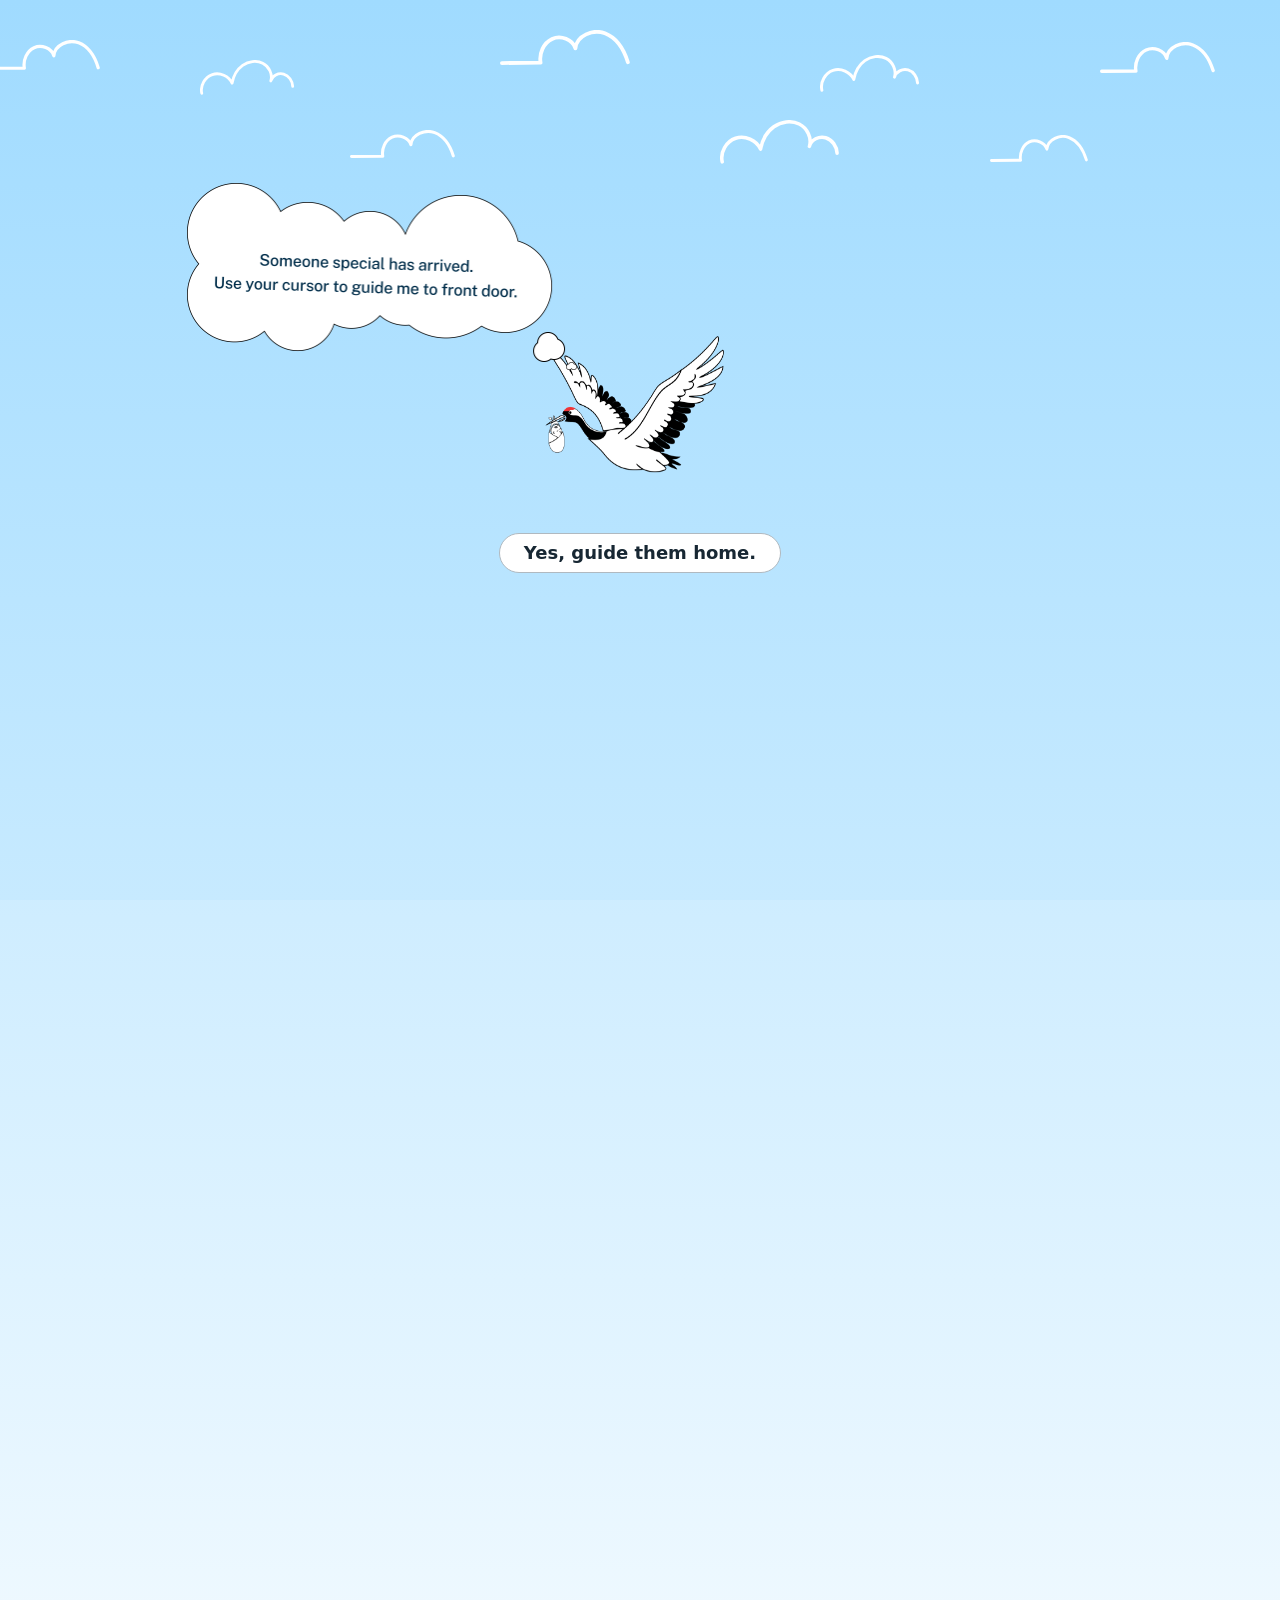
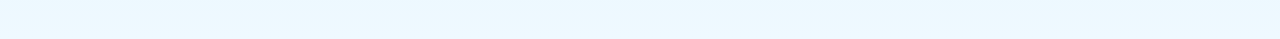
<file: final/preview.html>
<!DOCTYPE html>
<html lang="en">
<head>
<meta charset="UTF-8" />
<title>Fragment preview — hostile host page (NOT shipped)</title>

<!-- This file fakes a Liferay page around the fragment and is DELIBERATELY
     hostile — a different font, unscoped resets, its own <main>/.container —
     so any scoping leak is visible here instead of theoretical. It fetches
     welcome-baby.html/.css/.js at runtime rather than embedding them, so it
     never goes stale when you rerun scripts/build-final.mjs. fetch() needs
     http(s), so this file must be SERVED, not double-clicked — run serve.bat
     from the repo root (or any static server) and open this over http://.
     See README.md. DO NOT SHIP THIS FILE to Liferay. -->

<style>
  /* Host "theme" styles — everything below is the FAKE INTRANET, not the fragment. */
  html { font-family: Georgia, 'Times New Roman', serif; }
  body { margin: 0; background: #ece9e2; color: #2b2b2b; }
  p { margin: 0 0 18px; }
  img { border: 4px solid #c0392b; }
  a { color: #1a5276; }
  #host-header {
    background: #34495e; color: #fff; padding: 16px 24px;
    font-family: Georgia, serif; font-size: 20px; font-weight: bold;
  }
  .container { max-width: 900px; margin: 0 auto; padding: 24px; }
  #main { display: block; }
  .host-filler { padding: 12px 0; line-height: 1.8; }
  .host-reopen {
    font-family: Georgia, serif; font-size: 15px; padding: 10px 18px;
    background: #1a5276; color: #fff; border: none; border-radius: 4px; cursor: pointer;
  }
  #host-footer { background: #34495e; color: #bbb; padding: 24px; text-align: center; font-size: 13px; }
  #load-error { color: #c0392b; font-family: monospace; white-space: pre-wrap; padding: 24px; display: none; }
</style>

<!-- Fragment CSS field — exactly what ships to the Liferay fragment's CSS field. -->
<link rel="stylesheet" href="welcome-baby.css" />
</head>
<body>

  <div id="host-header">Acme Intranet — Employee Home</div>

  <main id="main">
    <div class="container">
      <h1>Welcome back, Jordan</h1>
      <p class="host-filler">This paragraph belongs to the HOST page, in the host's own
        serif font with unscoped margin and image-border rules. If the fragment's reset
        or type styles ever leak out, this text is where you'd see it change.</p>
      <p class="host-filler">A second filler paragraph, purely to make the page tall
        enough to scroll — the fragment's own <code>wb_delivery-backdrop</code> uses
        <code>overscroll-behavior: contain</code> specifically so scrolling inside the
        open dialog doesn't chain into scrolling this host content.</p>
      <img src="[data-uri]" alt="host filler image" width="120" height="60" />
      <p class="host-filler">
        <button class="host-reopen" type="button" onclick="window.WelcomeBabyExperience && window.WelcomeBabyExperience.open()">
          Re-open Welcome, Baby
        </button>
      </p>
      <p class="host-filler">More host content below the fragment's mount point, so the
        page keeps scrolling naturally once the dialog is closed.</p>

      <!-- Fragment HTML field mounts here. -->
      <div id="fragment-mount"></div>

      <p class="host-filler">Host content continues after the fragment.</p>
    </div>
  </main>

  <div id="host-footer">Acme Intranet · Internal use only</div>

  <pre id="load-error"></pre>

  <script>
    fetch('welcome-baby.html')
      .then((r) => { if (!r.ok) throw new Error('HTTP ' + r.status); return r.text(); })
      .then((html) => {
        document.getElementById('fragment-mount').innerHTML = html;
        const s = document.createElement('script');
        s.src = 'welcome-baby.js';
        document.body.appendChild(s);
      })
      .catch((err) => {
        const pre = document.getElementById('load-error');
        pre.style.display = 'block';
        pre.textContent =
          'Could not load welcome-baby.html — this page must be SERVED (http://), not opened via file://.\n' +
          'Run serve.bat from the repo root, then open this file at e.g. http://localhost:3000/final/preview.html\n\n' +
          String(err);
      });
  </script>

</body>
</html>
</file>
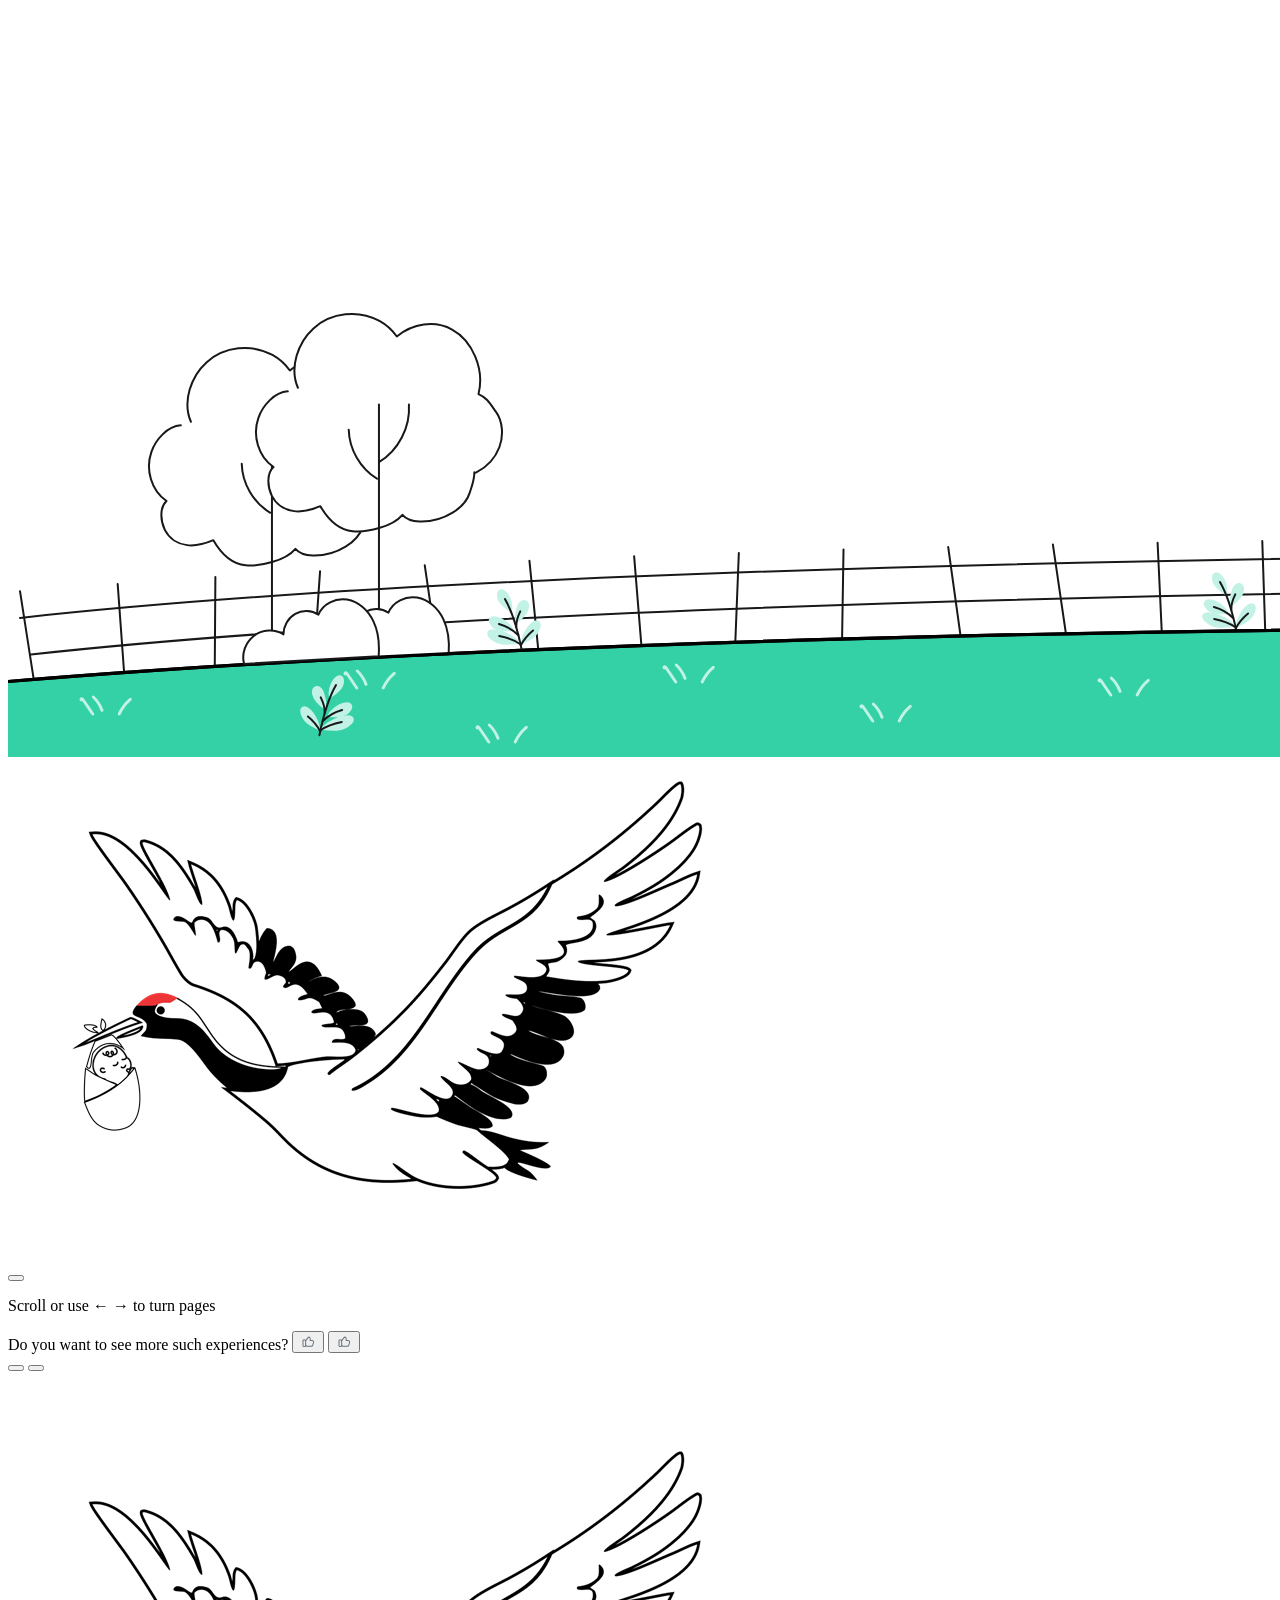
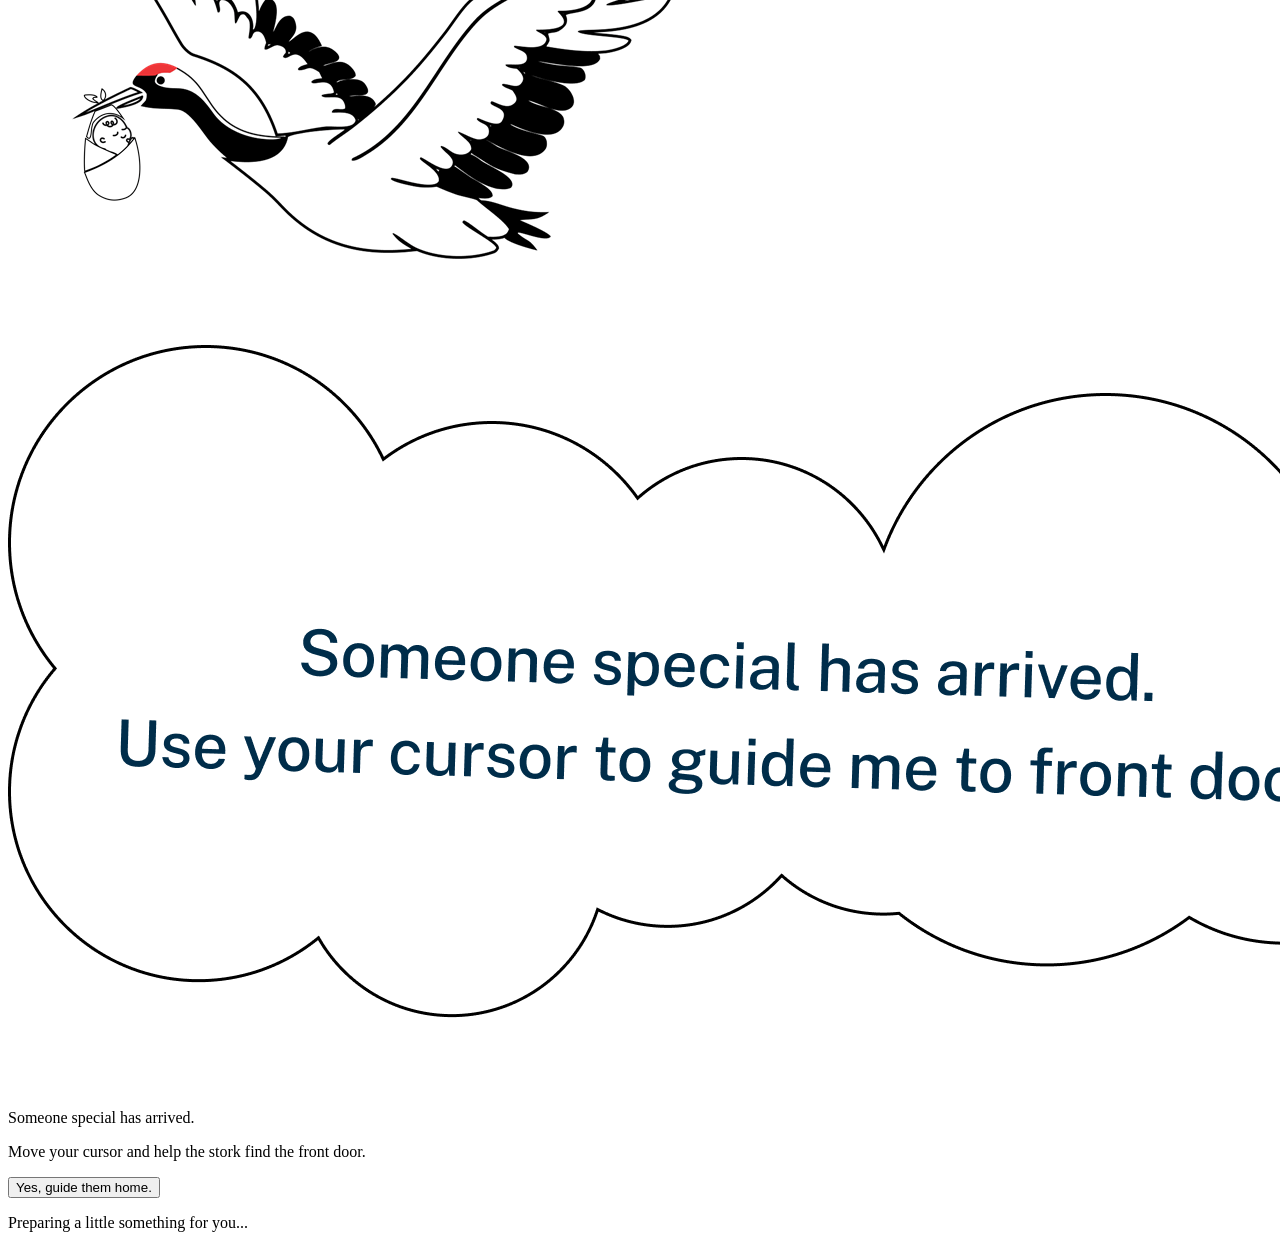
<file: final/welcome-baby.html>
<div class="wb_root" data-wb-root>


	<!-- CMS: welcome-baby hero stage -->
	<div class="wb_stage" data-stage>

		<!-- Sky gradient backdrop — never scales with scene -->
		<div class="wb_sky" aria-hidden="true"></div>

		<!-- Cloud layer — behind scene, scales at 50% of scene zoom (parallax depth).
		     Row 1 and Row 2 have ~85 px max gaps so all viewports look full.
		     Clouds bleed off both edges (negative x / x>1300) for ultra-wide screens. -->
		<div class="wb_clouds-layer" data-clouds-layer aria-hidden="true">

			<!-- ── Row 1 — topmost (y ≈ 72–95 px) — 9 clouds, ~85 px max gap ── -->
			<img class="wb_cloud" src="assets/img/cloud2.svg" alt=""
				style="--cloud-x:-15px;  --cloud-y:82px;  --cloud-w:95px;  --cloud-delay:0s">
			<img class="wb_cloud" src="assets/img/cloud1.svg" alt=""
				style="--cloud-x:100px;  --cloud-y:88px;  --cloud-w:88px;  --cloud-delay:-3s">
			<img class="wb_cloud" src="assets/img/cloud2.svg" alt=""
				style="--cloud-x:265px;  --cloud-y:72px;  --cloud-w:108px; --cloud-delay:-7s">
			<img class="wb_cloud" src="assets/img/cloud1.svg" alt=""
				style="--cloud-x:450px;  --cloud-y:90px;  --cloud-w:98px;  --cloud-delay:-11s">
			<img class="wb_cloud" src="assets/img/cloud2.svg" alt=""
				style="--cloud-x:630px;  --cloud-y:75px;  --cloud-w:118px; --cloud-delay:-15s">
			<img class="wb_cloud" src="assets/img/cloud1.svg" alt=""
				style="--cloud-x:835px;  --cloud-y:88px;  --cloud-w:95px;  --cloud-delay:-19s">
			<img class="wb_cloud" src="assets/img/cloud2.svg" alt=""
				style="--cloud-x:1015px; --cloud-y:73px;  --cloud-w:108px; --cloud-delay:-2s">
			<img class="wb_cloud" src="assets/img/cloud1.svg" alt=""
				style="--cloud-x:1195px; --cloud-y:90px;  --cloud-w:92px;  --cloud-delay:-6s">
			<!-- right bleed — visible on wide viewports -->
			<img class="wb_cloud" src="assets/img/cloud2.svg" alt=""
				style="--cloud-x:1350px; --cloud-y:80px;  --cloud-w:88px;  --cloud-delay:-10s">

			<!-- ── Row 2 — mid-top (y ≈ 162–180 px) — 8 clouds, ~73 px max gap ── -->
			<img class="wb_cloud" src="assets/img/cloud1.svg" alt=""
				style="--cloud-x:25px;   --cloud-y:168px; --cloud-w:108px; --cloud-delay:-14s">
			<img class="wb_cloud" src="assets/img/cloud2.svg" alt=""
				style="--cloud-x:195px;  --cloud-y:175px; --cloud-w:102px; --cloud-delay:-18s">
			<img class="wb_cloud" src="assets/img/cloud1.svg" alt=""
				style="--cloud-x:370px;  --cloud-y:162px; --cloud-w:118px; --cloud-delay:-1s">
			<img class="wb_cloud" src="assets/img/cloud2.svg" alt=""
				style="--cloud-x:555px;  --cloud-y:178px; --cloud-w:98px;  --cloud-delay:-5s">
			<img class="wb_cloud" src="assets/img/cloud1.svg" alt=""
				style="--cloud-x:725px;  --cloud-y:164px; --cloud-w:128px; --cloud-delay:-9s">
			<img class="wb_cloud" src="assets/img/cloud2.svg" alt=""
				style="--cloud-x:920px;  --cloud-y:178px; --cloud-w:98px;  --cloud-delay:-13s">
			<img class="wb_cloud" src="assets/img/cloud1.svg" alt=""
				style="--cloud-x:1085px; --cloud-y:165px; --cloud-w:108px; --cloud-delay:-17s">
			<img class="wb_cloud" src="assets/img/cloud2.svg" alt=""
				style="--cloud-x:1265px; --cloud-y:178px; --cloud-w:92px;  --cloud-delay:-21s">

			<!-- ── Row 3 — mid (y ≈ 248–270 px) — sparser, natural depth ──────── -->
			<img class="wb_cloud" src="assets/img/cloud2.svg" alt=""
				style="--cloud-x:120px;  --cloud-y:252px; --cloud-w:100px; --cloud-delay:-4s">
			<img class="wb_cloud" src="assets/img/cloud1.svg" alt=""
				style="--cloud-x:420px;  --cloud-y:265px; --cloud-w:118px; --cloud-delay:-8s">
			<img class="wb_cloud" src="assets/img/cloud2.svg" alt=""
				style="--cloud-x:700px;  --cloud-y:252px; --cloud-w:100px; --cloud-delay:-12s">
			<img class="wb_cloud" src="assets/img/cloud1.svg" alt=""
				style="--cloud-x:960px;  --cloud-y:268px; --cloud-w:118px; --cloud-delay:-16s">
			<img class="wb_cloud" src="assets/img/cloud2.svg" alt=""
				style="--cloud-x:1200px; --cloud-y:252px; --cloud-w:100px; --cloud-delay:-20s">

			<!-- ── Row 4 — lower (y ≈ 355–495 px); scene SVG occludes on zoom-in ── -->
			<img class="wb_cloud" src="assets/img/cloud1.svg" alt=""
				style="--cloud-x:60px;   --cloud-y:358px; --cloud-w:112px; --cloud-delay:-3s">
			<img class="wb_cloud" src="assets/img/cloud1.svg" alt=""
				style="--cloud-x:480px;  --cloud-y:490px; --cloud-w:92px;  --cloud-delay:-11s">
			<img class="wb_cloud" src="assets/img/cloud2.svg" alt=""
				style="--cloud-x:1090px; --cloud-y:365px; --cloud-w:100px; --cloud-delay:-7s">

		</div>

		<!-- Scene layer — inline SVG, centred + bottom anchored, zooms toward door -->
		<div class="wb_scene-layer" data-scene-layer aria-hidden="true">
			<!-- CMS: scene illustration -->
<svg class="wb_scene-img" width="6068" height="645" viewBox="0 0 6068 645" fill="none" xmlns="http://www.w3.org/2000/svg" xmlns:xlink="http://www.w3.org/1999/xlink">



<g clip-path="url(#wb_clip0_13_11)">
<g>
<path d="M3140.71 531.439H3357.21C3357.21 531.439 3351.39 487.153 3305.99 506.947C3305.99 506.947 3298.61 481.311 3276.49 490.635C3276.49 490.635 3261.16 461.634 3231.88 461.096C3195.41 460.442 3192.3 491.406 3192.3 491.406C3192.3 491.406 3166.71 487.901 3152.33 503.442C3137.96 518.983 3140.69 531.415 3140.69 531.415L3140.71 531.439Z" fill="white" stroke="#17181A" stroke-width="2" stroke-linecap="round" stroke-linejoin="round"/>
<path d="M3274.58 521.439C3280.55 516.788 3289.77 516.952 3295.56 521.836" stroke="#17181A" stroke-width="2" stroke-linecap="round" stroke-linejoin="round"/>
<path d="M3183.93 507.789C3185.16 504.984 3187.78 502.811 3190.76 502.133C3193.75 501.455 3197.04 502.297 3199.37 504.307" stroke="#17181A" stroke-width="2" stroke-linecap="round" stroke-linejoin="round"/>
<path d="M3195.66 511.016C3195.76 508.025 3198.84 505.992 3201.75 505.361C3204.97 504.683 3208.43 505.081 3211.41 506.506" stroke="#17181A" stroke-width="2" stroke-linecap="round" stroke-linejoin="round"/>
<g>
<path d="M23 542.498C1149 419.5 4416.5 488.5 6057 540.001" stroke="#17181A" stroke-width="2" stroke-linecap="round" stroke-linejoin="round"/>
<path d="M12 505.907C1138 382.908 4342.5 465 6060 505" stroke="#17181A" stroke-width="2" stroke-linecap="round" stroke-linejoin="round"/>
<path d="M12 479.148L26.4317 571.927" stroke="#17181A" stroke-width="2" stroke-linecap="round" stroke-linejoin="round"/>
<path d="M207.379 465.027L206.74 558.919" stroke="#17181A" stroke-width="2" stroke-linecap="round" stroke-linejoin="round"/>
<path d="M416.759 453.314L430.326 546.223" stroke="#17181A" stroke-width="2" stroke-linecap="round" stroke-linejoin="round"/>
<path d="M626.138 444.365L633.756 537.95" stroke="#17181A" stroke-width="2" stroke-linecap="round" stroke-linejoin="round"/>
<path d="M835.517 437.602L834.011 531.484" stroke="#17181A" stroke-width="2" stroke-linecap="round" stroke-linejoin="round"/>
<path d="M1044.9 432.6L1058.49 525.505" stroke="#17181A" stroke-width="2" stroke-linecap="round" stroke-linejoin="round"/>
<path d="M1254.28 429.033L1257.35 522.877" stroke="#17181A" stroke-width="2" stroke-linecap="round" stroke-linejoin="round"/>
<path d="M1463.66 426.648L1475.7 519.767" stroke="#17181A" stroke-width="2" stroke-linecap="round" stroke-linejoin="round"/>
<path d="M1673.03 425.246L1686.17 518.217" stroke="#17181A" stroke-width="2" stroke-linecap="round" stroke-linejoin="round"/>
<path d="M1882.41 424.666L1885.64 518.505" stroke="#17181A" stroke-width="2" stroke-linecap="round" stroke-linejoin="round"/>
<path d="M2091.79 424.781L2086.48 518.525" stroke="#17181A" stroke-width="2" stroke-linecap="round" stroke-linejoin="round"/>
<path d="M2301.17 425.482L2297.45 519.303" stroke="#17181A" stroke-width="2" stroke-linecap="round" stroke-linejoin="round"/>
<path d="M2510.55 426.686L2522.84 519.772" stroke="#17181A" stroke-width="2" stroke-linecap="round" stroke-linejoin="round"/>
<path d="M3557.45 437.99L3551.6 531.702" stroke="#17181A" stroke-width="2" stroke-linecap="round" stroke-linejoin="round"/>
<path d="M3976.21 444.156L3974.06 538.026" stroke="#17181A" stroke-width="2" stroke-linecap="round" stroke-linejoin="round"/>
<path d="M4185.59 447.469L4190.01 541.259" stroke="#17181A" stroke-width="2" stroke-linecap="round" stroke-linejoin="round"/>
<path d="M4394.96 450.9L4404.36 544.323" stroke="#17181A" stroke-width="2" stroke-linecap="round" stroke-linejoin="round"/>
<path d="M4604.34 454.436L4608.02 548.258" stroke="#17181A" stroke-width="2" stroke-linecap="round" stroke-linejoin="round"/>
<path d="M4813.72 458.057L4818.04 551.852" stroke="#17181A" stroke-width="2" stroke-linecap="round" stroke-linejoin="round"/>
<path d="M5023.1 461.748L5034.47 554.951" stroke="#17181A" stroke-width="2" stroke-linecap="round" stroke-linejoin="round"/>
<path d="M5232.48 465.498L5236.12 559.322" stroke="#17181A" stroke-width="2" stroke-linecap="round" stroke-linejoin="round"/>
<path d="M5441.86 469.295L5454.71 562.306" stroke="#17181A" stroke-width="2" stroke-linecap="round" stroke-linejoin="round"/>
<path d="M5651.24 473.127L5646.41 566.897" stroke="#17181A" stroke-width="2" stroke-linecap="round" stroke-linejoin="round"/>
<path d="M6060.9 480L6056.07 573.77" stroke="#17181A" stroke-width="2" stroke-linecap="round" stroke-linejoin="round"/>
<path d="M5860.62 476.984L5860.23 570.878" stroke="#17181A" stroke-width="2" stroke-linecap="round" stroke-linejoin="round"/>
<path d="M5952.47 477L5952.08 570.893" stroke="#17181A" stroke-width="2" stroke-linecap="round" stroke-linejoin="round"/>
<path d="M109.689 472.088L116.472 565.737" stroke="#17181A" stroke-width="2" stroke-linecap="round" stroke-linejoin="round"/>
<path d="M312.069 459.172L305.522 552.838" stroke="#17181A" stroke-width="2" stroke-linecap="round" stroke-linejoin="round"/>
<path d="M521.448 448.84L530.714 542.276" stroke="#17181A" stroke-width="2" stroke-linecap="round" stroke-linejoin="round"/>
<path d="M730.828 440.984L727.129 534.806" stroke="#17181A" stroke-width="2" stroke-linecap="round" stroke-linejoin="round"/>
<path d="M940.207 435.102L953.152 528.099" stroke="#17181A" stroke-width="2" stroke-linecap="round" stroke-linejoin="round"/>
<path d="M1149.59 430.816L1153.99 524.607" stroke="#17181A" stroke-width="2" stroke-linecap="round" stroke-linejoin="round"/>
<path d="M1358.97 427.84L1362.89 521.652" stroke="#17181A" stroke-width="2" stroke-linecap="round" stroke-linejoin="round"/>
<path d="M1568.34 425.947L1573.26 519.713" stroke="#17181A" stroke-width="2" stroke-linecap="round" stroke-linejoin="round"/>
<path d="M1777.72 424.955L1792.38 517.699" stroke="#17181A" stroke-width="2" stroke-linecap="round" stroke-linejoin="round"/>
<path d="M1987.1 424.723L1986.52 518.615" stroke="#17181A" stroke-width="2" stroke-linecap="round" stroke-linejoin="round"/>
<path d="M2196.48 425.131L2194.29 519" stroke="#17181A" stroke-width="2" stroke-linecap="round" stroke-linejoin="round"/>
<path d="M2405.86 426.084L2414.95 519.537" stroke="#17181A" stroke-width="2" stroke-linecap="round" stroke-linejoin="round"/>
<path d="M2615.24 427.5L2624.41 520.945" stroke="#17181A" stroke-width="2" stroke-linecap="round" stroke-linejoin="round"/>
<path d="M2824.62 429.311L2836.64 522.432" stroke="#17181A" stroke-width="2" stroke-linecap="round" stroke-linejoin="round"/>
<path d="M3034 431.459L3032.5 525.341" stroke="#17181A" stroke-width="2" stroke-linecap="round" stroke-linejoin="round"/>
<path d="M3243.38 433.898L3254.29 527.157" stroke="#17181A" stroke-width="2" stroke-linecap="round" stroke-linejoin="round"/>
<path d="M3452.76 436.588L3460.9 530.129" stroke="#17181A" stroke-width="2" stroke-linecap="round" stroke-linejoin="round"/>
<path d="M3662.14 439.49L3659.14 533.337" stroke="#17181A" stroke-width="2" stroke-linecap="round" stroke-linejoin="round"/>
<path d="M3871.52 442.574L3881.29 535.958" stroke="#17181A" stroke-width="2" stroke-linecap="round" stroke-linejoin="round"/>
<path d="M4080.9 445.812L4075.72 539.564" stroke="#17181A" stroke-width="2" stroke-linecap="round" stroke-linejoin="round"/>
<path d="M4290.28 449.186L4304.68 541.969" stroke="#17181A" stroke-width="2" stroke-linecap="round" stroke-linejoin="round"/>
<path d="M4499.66 452.668L4506 546.347" stroke="#17181A" stroke-width="2" stroke-linecap="round" stroke-linejoin="round"/>
<path d="M4709.03 456.246L4709.14 550.14" stroke="#17181A" stroke-width="2" stroke-linecap="round" stroke-linejoin="round"/>
<path d="M4918.41 459.902L4922.05 553.726" stroke="#17181A" stroke-width="2" stroke-linecap="round" stroke-linejoin="round"/>
<path d="M5127.79 463.623L5121.13 557.281" stroke="#17181A" stroke-width="2" stroke-linecap="round" stroke-linejoin="round"/>
<path d="M5337.17 467.396L5349.95 560.418" stroke="#17181A" stroke-width="2" stroke-linecap="round" stroke-linejoin="round"/>
<path d="M5546.55 471.211L5558.98 564.279" stroke="#17181A" stroke-width="2" stroke-linecap="round" stroke-linejoin="round"/>
<path d="M5755.93 475.057L5770.91 567.749" stroke="#17181A" stroke-width="2" stroke-linecap="round" stroke-linejoin="round"/>
<path d="M1612.03 519.879C1609.36 509.402 1613.44 500.484 1621.81 493.954C1630.18 487.423 1642.51 486.789 1651.47 492.329C1651.43 483.964 1656.12 475.755 1663.26 471.781C1670.4 467.808 1679.64 468.162 1686.4 472.747C1690.76 461.67 1703.69 455.601 1715.1 457.585C1726.57 459.571 1736.15 468.405 1741.3 479.17C1746.46 489.884 1747.56 502.284 1746.65 514.201L1611.92 519.927L1612.03 519.879Z" fill="white" stroke="#17181A" stroke-width="2" stroke-linecap="round" stroke-linejoin="round"/>
<path d="M1955.03 529.879C1952.36 519.402 1956.44 510.484 1964.81 503.954C1973.18 497.423 1985.51 496.789 1994.47 502.329C1994.43 493.964 1999.12 485.755 2006.26 481.781C2013.4 477.808 2022.64 478.162 2029.4 482.747C2033.76 471.67 2046.69 465.601 2058.1 467.585C2069.57 469.571 2079.15 478.405 2084.3 489.17C2089.46 499.884 2090.56 512.284 2089.65 524.201L1954.92 529.927L1955.03 529.879Z" fill="white" stroke="#17181A" stroke-width="2" stroke-linecap="round" stroke-linejoin="round"/>
<path d="M3646.03 539.879C3643.36 529.402 3647.44 520.484 3655.81 513.954C3664.18 507.423 3676.51 506.789 3685.47 512.329C3685.43 503.964 3690.12 495.755 3697.26 491.781C3704.4 487.808 3713.64 488.162 3720.4 492.747C3724.76 481.67 3737.69 475.601 3749.1 477.585C3760.57 479.571 3770.15 488.405 3775.3 499.17C3780.46 509.884 3781.56 522.284 3780.65 534.201L3645.92 539.927L3646.03 539.879Z" fill="white" stroke="#17181A" stroke-width="2" stroke-linecap="round" stroke-linejoin="round"/>
<g>
<path d="M1233.06 481.947C1233.95 480.161 1234.56 478.188 1234.33 476.168C1234.09 474.007 1232.17 471.94 1229.82 472.974C1227.75 473.913 1226.44 476.168 1225.68 478.188C1224.37 481.853 1223.33 485.752 1223.38 489.698C1223.38 490.544 1223.38 491.389 1223.38 492.235C1225.26 491.248 1227 489.463 1228.46 488.007C1230.1 486.41 1231.56 484.577 1232.68 482.604C1232.82 482.369 1232.92 482.134 1233.06 481.9V481.947Z" fill="#C2F2E5" stroke="#C2F2E5" stroke-width="3.52343" stroke-linecap="round" stroke-linejoin="round"/>
<path d="M1216.21 471.139C1215.55 469.072 1214.61 467.099 1213.25 465.408C1212.02 463.904 1209.72 461.32 1207.61 462.166C1206.43 462.589 1205.92 463.951 1205.78 465.22C1205.07 472.455 1212.02 477.34 1217.38 480.864C1218.08 477.81 1217.14 474.052 1216.25 471.139H1216.21Z" fill="#C2F2E5" stroke="#C2F2E5" stroke-width="3.52343" stroke-linecap="round" stroke-linejoin="round"/>
<path d="M1227.29 482.416C1222.92 491.013 1223.25 496.228 1223.29 498.154" stroke="#17181A" stroke-width="2" stroke-linecap="round" stroke-linejoin="round"/>
<path d="M1228.6 520.181C1225.59 505.43 1219.62 483.209 1211.97 470.102" stroke="#17181A" stroke-width="2" stroke-linecap="round" stroke-linejoin="round"/>
<path d="M1211 492.659C1209.12 491.296 1207 490.216 1204.75 489.605C1202.73 489.088 1199.11 488.337 1197.89 490.451C1197.18 491.625 1197.65 493.128 1198.4 494.303C1202.59 501.115 1211.61 500.833 1218.42 500.41C1217.01 497.31 1213.72 494.632 1211 492.659Z" fill="#C2F2E5" stroke="#C2F2E5" stroke-width="3.52343" stroke-linecap="round" stroke-linejoin="round"/>
<path d="M1212.82 505.294C1210.04 503.932 1207.08 502.898 1204.12 502.429C1201.49 502.006 1196.84 501.536 1196.09 503.979C1195.67 505.341 1196.8 506.985 1198.06 508.254C1205.58 515.489 1216.48 514.361 1224.61 513.328C1221.79 509.992 1216.86 507.267 1212.86 505.341L1212.82 505.294Z" fill="#C2F2E5" stroke="#C2F2E5" stroke-width="3.52343" stroke-linecap="round" stroke-linejoin="round"/>
<path d="M1233.88 502.054C1235.1 499.846 1236.6 497.826 1238.43 496.135C1240.03 494.679 1243.04 492.189 1244.96 493.504C1246 494.209 1246.14 495.853 1245.9 497.309C1244.59 505.625 1236.32 509.806 1230.02 512.813C1230.16 509.242 1232.14 505.202 1233.92 502.054H1233.88Z" fill="#C2F2E5" stroke="#C2F2E5" stroke-width="3.52343" stroke-linecap="round" stroke-linejoin="round"/>
<path d="M1225.17 506.046C1219.91 500.69 1213.1 496.932 1205.91 494.959" stroke="#17181A" stroke-width="2" stroke-linecap="round" stroke-linejoin="round"/>
<path d="M1227.86 516.15C1230.91 510.559 1235.09 505.532 1240.07 501.492" stroke="#17181A" stroke-width="2" stroke-linecap="round" stroke-linejoin="round"/>
<path d="M1227.44 515.21C1222.46 511.733 1212.12 508.163 1206.2 506.988" stroke="#17181A" stroke-width="2" stroke-linecap="round" stroke-linejoin="round"/>
</g>
<g>
<path d="M1506.28 519.56H1641.47C1646.35 513.694 1647.03 504.556 1643.24 497.911C1639.45 491.265 1631.35 487.527 1623.98 489.085C1626.26 474.911 1619.67 459.647 1607.88 451.911C1602.17 448.173 1595.27 446.148 1588.62 447.343C1581.98 448.485 1575.8 453.209 1573.62 459.751C1567.65 453.832 1558.72 451.34 1550.67 453.313C1542.62 455.286 1535.72 461.672 1532.97 469.667C1524.24 466.085 1513.81 467.383 1506.18 473.042C1498.54 478.701 1494.03 488.462 1494.6 498.118C1489.41 499.209 1484.27 500.87 1480.43 504.712C1476.58 508.554 1474.66 514.784 1477.05 519.664H1526.94" fill="white"/>
<path d="M1506.28 519.56H1641.47C1646.35 513.694 1647.03 504.556 1643.24 497.911C1639.45 491.265 1631.35 487.527 1623.98 489.085C1626.26 474.911 1619.67 459.647 1607.88 451.911C1602.17 448.173 1595.27 446.148 1588.62 447.343C1581.98 448.485 1575.8 453.209 1573.62 459.751C1567.65 453.832 1558.72 451.34 1550.67 453.313C1542.62 455.286 1535.72 461.672 1532.97 469.667C1524.24 466.085 1513.81 467.383 1506.18 473.042C1498.54 478.701 1494.03 488.462 1494.6 498.118C1489.41 499.209 1484.27 500.87 1480.43 504.712C1476.58 508.554 1474.66 514.784 1477.05 519.664H1526.94" stroke="#17181A" stroke-width="2" stroke-linecap="round" stroke-linejoin="round"/>
</g>
</g>
<g>
<g>
<path d="M2578.44 259.816C2564.95 260.657 2553.33 274.165 2549.09 286.247C2542.93 303.727 2548.78 324.83 2564.18 335.487C2557.11 341.843 2558.07 355.281 2562.53 364.278C2566.98 373.252 2575.85 378.487 2584.77 379.585C2593.68 380.683 2602.62 378.159 2611.04 374.607C2618.93 388.348 2629.05 398.234 2643.26 399.706C2657.47 401.178 2683.23 395.196 2693.11 383.254C2697.45 388.278 2704 389.751 2710.14 389.984C2721.6 390.405 2733.15 387.32 2743.27 381.127C2750.69 376.594 2757.67 369.933 2760.54 360.796C2762.64 354.112 2765.21 347.639 2765.02 340.605C2765.44 341.002 2766.4 341.235 2767.03 340.908C2776.9 335.814 2785.67 327.167 2790.01 315.716C2794.33 304.265 2793.56 289.939 2786.67 280.334C2781 272.412 2777.55 265.985 2769.17 262.574C2775.45 237.685 2763.06 208.987 2742.78 198.003C2725.17 188.469 2703.42 191.997 2687.51 204.944C2682.77 198.447 2676.75 193.096 2670.12 189.45C2649.19 177.929 2622.01 180.803 2604.16 196.835C2588.59 210.833 2579.89 236.259 2588.59 256.194" fill="white"/>
<path d="M2578.44 259.816C2564.95 260.657 2553.33 274.165 2549.09 286.247C2542.93 303.727 2548.78 324.83 2564.18 335.487C2557.11 341.843 2558.07 355.281 2562.53 364.278C2566.98 373.252 2575.85 378.487 2584.77 379.585C2593.68 380.683 2602.62 378.159 2611.04 374.607C2618.93 388.348 2629.05 398.234 2643.26 399.706C2657.47 401.178 2683.23 395.196 2693.11 383.254C2697.45 388.278 2704 389.751 2710.14 389.984C2721.6 390.405 2733.15 387.32 2743.27 381.127C2750.69 376.594 2757.67 369.933 2760.54 360.796C2762.64 354.112 2765.21 347.639 2765.02 340.605C2765.44 341.002 2766.4 341.235 2767.03 340.908C2776.9 335.814 2785.67 327.167 2790.01 315.716C2794.33 304.265 2793.56 289.939 2786.67 280.334C2781 272.412 2777.55 265.985 2769.17 262.574C2775.45 237.685 2763.06 208.987 2742.78 198.003C2725.17 188.469 2703.42 191.997 2687.51 204.944C2682.77 198.447 2676.75 193.096 2670.12 189.45C2649.19 177.929 2622.01 180.803 2604.16 196.835C2588.59 210.833 2579.89 236.259 2588.59 256.194" stroke="#17181A" stroke-width="2" stroke-linecap="round" stroke-linejoin="round"/>
</g>
<path d="M2669.63 273.02V521.999" stroke="#17181A" stroke-width="2" stroke-linecap="round" stroke-linejoin="round"/>
<path d="M2639.41 298.117C2639.9 317.771 2650.92 336.841 2667.67 347.076" stroke="#17181A" stroke-width="2" stroke-linecap="round" stroke-linejoin="round"/>
<path d="M2699.62 273.02C2701.09 295.735 2689.07 318.824 2669.63 330.649" stroke="#17181A" stroke-width="2" stroke-linecap="round" stroke-linejoin="round"/>
</g>
<path d="M3066.43 526.51H2626.72V178.56L3066.43 164.281V526.51Z" fill="white" stroke="#17181A" stroke-width="2" stroke-linecap="round" stroke-linejoin="round"/>
<g clip-path="url(#wb_clip1_13_11)">
<g id="wb_image 1 [Vectorized]" clip-path="url(#wb_clip2_13_11)">
<path d="M2842.26 444.053C2843.91 443.882 2845.18 444.069 2846.81 444.292L2847.14 444.348C2847.09 444.456 2847.11 445.125 2847.14 445.262C2847.21 445.701 2846.99 447.324 2847.11 447.653L2846.81 447.731C2846.26 447.82 2845.75 447.942 2845.21 448.068C2845.47 449.303 2845.74 450.237 2846.18 451.436C2846.51 452.331 2846.92 453.292 2847.21 454.186L2847.28 454.448C2847.32 454.747 2847.35 454.877 2847.16 455.133C2846.74 455.696 2845.45 456.086 2845.09 456.693C2844.48 457.718 2844.85 458.663 2844.18 459.835C2844.12 459.915 2844.02 460.042 2843.95 460.113C2843.41 460.483 2842.85 460.588 2842.2 460.68C2842.09 460.677 2842.02 460.664 2841.9 460.644C2840.91 460.362 2840.14 458.814 2839.14 458.303C2838.26 457.855 2837.7 458.14 2836.87 457.862C2836.7 457.807 2836.64 457.619 2836.59 457.465L2836.58 457.187C2836.26 455.055 2835.74 452.96 2835.01 450.932C2834.45 451.266 2833.93 451.466 2833.3 451.634C2833.24 451.641 2833.07 451.658 2833.02 451.67C2832.58 450.802 2832.24 449.93 2831.91 449.017C2831.83 448.786 2831.74 448.542 2831.63 448.322L2831.86 448.163C2832.42 447.764 2833.03 447.406 2833.57 446.982C2834.18 446.506 2834.75 446.195 2835.44 445.867L2835.65 445.74C2836 445.705 2836.17 445.745 2836.45 445.993C2837.14 446.607 2837.79 447.714 2838.87 447.626C2839.05 447.611 2839.37 447.532 2839.52 447.427L2839.68 447.378C2840.71 446.93 2841.15 445.98 2841.4 444.948C2841.5 444.537 2841.62 444.329 2841.99 444.135C2842.01 444.133 2842.23 444.064 2842.26 444.053Z" fill="#FFB8B8"/>
<path d="M2841.99 444.135C2841.95 445.043 2841.31 446.775 2840.59 447.427C2840.14 447.847 2839.54 448.067 2838.92 448.038C2837.65 447.978 2836.3 446.761 2835.65 445.74C2836 445.705 2836.17 445.745 2836.45 445.993C2837.14 446.607 2837.79 447.714 2838.87 447.626C2839.05 447.611 2839.37 447.532 2839.52 447.427L2839.68 447.378C2840.71 446.93 2841.15 445.98 2841.4 444.948C2841.5 444.536 2841.62 444.329 2841.99 444.135Z" fill="#FFB8B8"/>
<path d="M2836.59 457.466C2839.06 456.772 2840.9 458.572 2841.9 460.645C2840.91 460.363 2840.14 458.816 2839.14 458.305C2838.26 457.856 2837.7 458.141 2836.87 457.863C2836.7 457.808 2836.64 457.62 2836.59 457.466Z" fill="#FFB8B8"/>
<path d="M2844.18 459.836C2844.11 459.51 2844.12 459.03 2844.14 458.698C2844.29 456.81 2845.39 454.982 2847.28 454.449C2847.32 454.748 2847.35 454.878 2847.16 455.134C2846.74 455.697 2845.45 456.087 2845.09 456.694C2844.48 457.719 2844.85 458.664 2844.18 459.836Z" fill="#FFB8B8"/>
<path d="M2841.99 444.135C2842.01 444.133 2842.23 444.064 2842.26 444.053C2842.08 445.346 2841.62 446.974 2840.53 447.816C2838.72 449.214 2836.43 447.435 2835.44 445.867L2835.65 445.74C2836.3 446.761 2837.65 447.978 2838.92 448.038C2839.54 448.067 2840.14 447.847 2840.59 447.427C2841.31 446.775 2841.95 445.044 2841.99 444.135Z" fill="#FF5C5C"/>
<path d="M2836.58 457.188C2839.37 456.476 2841.02 458.43 2842.2 460.681C2842.08 460.678 2842.02 460.665 2841.9 460.645C2840.89 458.572 2839.05 456.771 2836.59 457.466L2836.58 457.188Z" fill="#FF5C5C"/>
<path d="M2847.21 454.186L2847.28 454.448C2845.39 454.98 2844.29 456.809 2844.14 458.697C2844.12 459.029 2844.11 459.509 2844.18 459.835C2844.12 459.915 2844.02 460.042 2843.95 460.113C2843.89 459.828 2843.88 459.345 2843.88 459.053C2843.92 456.947 2845.07 454.775 2847.21 454.186Z" fill="#FF5C5C"/>
<path d="M2831.63 448.325L2831.86 448.166C2832.3 449.307 2832.74 450.563 2833.3 451.637C2833.24 451.644 2833.07 451.661 2833.02 451.673C2832.58 450.805 2832.24 449.933 2831.91 449.02C2831.83 448.789 2831.74 448.545 2831.63 448.325Z" fill="#FF5C5C"/>
<path d="M2846.81 444.291L2847.15 444.347C2847.09 444.455 2847.11 445.124 2847.14 445.261C2847.21 445.7 2846.99 447.323 2847.11 447.652L2846.81 447.73C2846.8 446.555 2846.95 445.487 2846.81 444.291Z" fill="#FF5C5C"/>
<path d="M2843.69 448.676L2843.82 448.687C2844.12 448.972 2844.47 451.059 2844.15 451.364C2843.71 451.777 2842.99 452.083 2842.46 451.644C2842.09 451.236 2841.4 449.801 2841.58 449.31C2841.88 449.015 2843.23 448.744 2843.69 448.676Z" fill="#FF5C5C"/>
<path d="M2814.19 436.994C2815.8 437.907 2816.36 438.202 2818.27 437.974C2818.51 437.946 2819.54 437.969 2819.68 437.885C2820.15 438.438 2820.21 438.808 2819.61 439.278L2819.56 439.315L2819.54 439.59C2819.51 440.154 2819.28 442.599 2819.12 443.086C2818.9 443.402 2818.72 443.888 2818.54 444.249C2818.09 445.137 2816.73 446.774 2815.65 446.832C2814.76 446.69 2811.79 445.827 2811.55 445.076C2811.06 443.576 2813.02 439.337 2813.58 438.126C2813.39 437.564 2813.49 436.993 2814.19 436.994Z" fill="#FFF4F4"/>
<path d="M2814.19 436.994C2815.8 437.907 2816.36 438.202 2818.27 437.974C2818.52 437.946 2819.54 437.969 2819.68 437.885C2820.15 438.438 2820.21 438.808 2819.61 439.278L2819.57 439.315C2817.77 439.826 2816.02 439.55 2814.35 438.747C2814.01 438.541 2813.84 438.415 2813.58 438.126C2813.39 437.564 2813.5 436.993 2814.19 436.994Z" fill="#FF5C5C"/>
<path d="M2816.91 438.189C2817.17 438.338 2817.05 439.005 2816.96 439.238C2816.74 439.104 2816.86 438.416 2816.91 438.189Z" fill="#FFF4F4"/>
<path d="M2814.66 437.52C2814.74 437.588 2814.71 437.546 2814.74 437.663C2814.67 437.911 2814.51 438.292 2814.37 438.508C2814.18 438.253 2814.5 437.744 2814.66 437.52Z" fill="#FFF4F4"/>
<path d="M2819.26 438.27C2819.58 438.374 2819.41 438.96 2819.33 439.209L2819.22 439.151C2819.19 438.994 2819.25 438.47 2819.26 438.27Z" fill="#FFF4F4"/>
<path d="M2816.08 438.016C2816.16 438.066 2816.13 438.042 2816.18 438.127C2816.19 438.423 2816.14 438.717 2816.04 438.995C2815.82 438.835 2815.99 438.235 2816.08 438.016Z" fill="#FFF4F4"/>
<path d="M2815.34 437.82C2815.41 437.867 2815.38 437.849 2815.43 437.922C2815.42 438.193 2815.31 438.526 2815.23 438.793C2815.13 438.742 2815.17 438.777 2815.12 438.677C2815.14 438.385 2815.2 438.081 2815.34 437.82Z" fill="#FFF4F4"/>
<path d="M2817.83 438.264C2817.92 438.315 2817.88 438.282 2817.95 438.367C2817.99 438.644 2817.98 438.927 2817.93 439.202C2817.84 439.157 2817.87 439.181 2817.81 439.093C2817.76 438.796 2817.77 438.558 2817.83 438.264Z" fill="#FFF4F4"/>
<path d="M2818.52 438.346L2818.62 438.382C2818.72 438.543 2818.58 439.018 2818.54 439.209L2818.44 439.163C2818.34 438.988 2818.47 438.551 2818.52 438.346Z" fill="#FFF4F4"/>
<path d="M2814.35 438.746C2816.01 439.549 2817.77 439.825 2819.57 439.313L2819.54 439.589L2819.5 439.504C2819.09 439.54 2818.57 439.703 2818.16 439.727C2817.15 439.786 2816.15 439.623 2815.17 439.362C2814.8 439.262 2814.63 439.155 2814.31 438.931C2814.47 438.981 2814.66 439.093 2814.83 439.156C2815.4 439.374 2815.84 439.519 2816.46 439.52C2816.32 439.506 2816.19 439.485 2816.06 439.456C2815.65 439.366 2814.56 439.088 2814.35 438.746Z" fill="#FFB8B8"/>
<path d="M2814.16 439.793C2814.47 439.929 2814.41 440.4 2814.36 440.683C2814.11 442.071 2813.66 443.759 2812.62 444.757L2812.49 444.707C2812.38 444.584 2812.36 444.442 2812.37 444.28C2812.44 442.891 2813.21 440.789 2814.16 439.793Z" fill="#FFB8B8"/>
<path d="M2817.41 434.287L2817.59 434.275C2818.77 434.701 2818.12 435.753 2818.08 436.598C2818.08 436.669 2818.75 436.956 2818.83 436.993C2819.29 437.22 2819.47 437.425 2819.68 437.883C2819.54 437.967 2818.52 437.943 2818.27 437.972C2816.36 438.199 2815.8 437.905 2814.19 436.992C2815.11 435.831 2816.17 436.574 2816.33 436.363C2816.92 435.577 2816.16 434.993 2817.41 434.287Z" fill="#FFB8B8"/>
<g>
<mask id="wb_path-106-outside-1_13_11" maskUnits="userSpaceOnUse" x="2838.51" y="416.438" width="2" height="32" fill="black">
<rect fill="white" x="2838.51" y="416.438" width="2" height="32"/>
<path d="M2839.65 417.438C2839.72 417.83 2839.67 419.605 2839.67 420.132L2839.68 426.136L2839.68 440.323C2839.68 442.609 2839.73 445.114 2839.68 447.379L2839.52 447.428C2839.49 446.711 2839.52 445.64 2839.52 444.902L2839.53 440.185L2839.53 425.206L2839.52 419.486C2839.52 418.904 2839.51 418.154 2839.52 417.559C2839.52 417.484 2839.56 417.488 2839.65 417.438Z"/>
</mask>
<path d="M2839.65 417.438C2839.72 417.83 2839.67 419.605 2839.67 420.132L2839.68 426.136L2839.68 440.323C2839.68 442.609 2839.73 445.114 2839.68 447.379L2839.52 447.428C2839.49 446.711 2839.52 445.64 2839.52 444.902L2839.53 440.185L2839.53 425.206L2839.52 419.486C2839.52 418.904 2839.51 418.154 2839.52 417.559C2839.52 417.484 2839.56 417.488 2839.65 417.438Z" fill="#B0B9C0"/>
<path d="M2839.65 417.438C2839.72 417.83 2839.67 419.605 2839.67 420.132L2839.68 426.136L2839.68 440.323C2839.68 442.609 2839.73 445.114 2839.68 447.379L2839.52 447.428C2839.49 446.711 2839.52 445.64 2839.52 444.902L2839.53 440.185L2839.53 425.206L2839.52 419.486C2839.52 418.904 2839.51 418.154 2839.52 417.559C2839.52 417.484 2839.56 417.488 2839.65 417.438Z" stroke="#B0B9C0" stroke-width="0.2" mask="url(#wb_path-106-outside-1_13_11)"/>
</g>
<g>
<mask id="wb_path-107-outside-2_13_11" maskUnits="userSpaceOnUse" x="2816.38" y="416.438" width="2" height="18" fill="black">
<rect fill="white" x="2816.38" y="416.438" width="2" height="18"/>
<path d="M2817.57 417.438C2817.65 419.191 2817.59 421.401 2817.59 423.202L2817.59 434.276L2817.41 434.287C2817.36 433.058 2817.36 417.604 2817.42 417.485L2817.57 417.438Z"/>
</mask>
<path d="M2817.57 417.438C2817.65 419.191 2817.59 421.401 2817.59 423.202L2817.59 434.276L2817.41 434.287C2817.36 433.058 2817.36 417.604 2817.42 417.485L2817.57 417.438Z" fill="#B0B9C0"/>
<path d="M2817.57 417.438C2817.65 419.191 2817.59 421.401 2817.59 423.202L2817.59 434.276L2817.41 434.287C2817.36 433.058 2817.36 417.604 2817.42 417.485L2817.57 417.438Z" stroke="#B0B9C0" stroke-width="0.2" mask="url(#wb_path-107-outside-2_13_11)"/>
</g>
<path d="M2819.12 443.086C2819.03 443.909 2818.58 446.091 2817.93 446.627C2817.42 447.053 2816.29 446.938 2815.65 446.831C2816.73 446.773 2818.09 445.136 2818.53 444.249C2818.72 443.888 2818.9 443.401 2819.12 443.086Z" fill="#FFB8B8"/>
<path d="M2847.14 444.352C2847.24 444.4 2847.42 444.489 2847.44 444.626C2847.56 445.405 2847.62 446.668 2847.36 447.408C2847.33 447.507 2847.2 447.596 2847.13 447.643L2847.11 447.657C2846.99 447.328 2847.21 445.705 2847.14 445.266C2847.11 445.129 2847.09 444.46 2847.14 444.352Z" fill="#FFB8B8"/>
<path d="M2831.63 448.322C2831.74 448.542 2831.83 448.786 2831.91 449.017C2832.24 449.93 2832.58 450.802 2833.02 451.671C2832.94 451.66 2832.72 451.621 2832.66 451.552C2832.1 450.919 2831.72 449.481 2831.5 448.655C2831.47 448.504 2831.57 448.402 2831.63 448.322Z" fill="#FFB8B8"/>
<path d="M2827.51 427.002C2829.85 426.544 2830.57 428.023 2831.3 429.937L2831.44 430.335C2831.85 430.213 2833.03 429.754 2833.22 430.373C2833.27 430.541 2833.21 430.814 2833.02 430.89C2832.36 431.066 2831.77 431.196 2831.13 431.452C2830.1 431.942 2829.49 432.344 2828.64 433.099C2828.17 433.504 2827.14 435.03 2826.6 434.744C2826.13 434.166 2826.94 433.502 2827.32 433.07L2827.03 432.786C2826.6 432.397 2826.11 431.956 2825.75 431.516C2824.18 429.615 2825.5 427.889 2827.32 427.063L2827.51 427.002Z" fill="white"/>
<path d="M2827.51 427.002C2829.85 426.544 2830.57 428.023 2831.3 429.937L2831.44 430.335C2831.14 430.438 2830.88 430.537 2830.58 430.657L2830.41 430.217C2829.83 428.968 2828.83 428.025 2827.4 428.7C2825.6 429.551 2826.78 431.156 2827.64 432.136C2827.45 432.358 2827.25 432.591 2827.03 432.786C2826.6 432.397 2826.11 431.956 2825.75 431.516C2824.18 429.615 2825.5 427.889 2827.32 427.063L2827.51 427.002Z" fill="#FFB8B8"/>
<path d="M2831.3 429.939L2831.44 430.338C2831.14 430.441 2830.88 430.54 2830.58 430.659L2830.41 430.219C2830.62 430.223 2831.11 430.047 2831.3 429.939Z" fill="#FFB8B8"/>
<path d="M2831.44 430.335C2831.85 430.213 2833.03 429.754 2833.22 430.373C2833.27 430.541 2833.21 430.814 2833.02 430.89C2832.36 431.066 2831.77 431.196 2831.13 431.452C2830.1 431.942 2829.49 432.344 2828.64 433.099C2828.17 433.504 2827.14 435.03 2826.6 434.744C2826.13 434.166 2826.94 433.502 2827.32 433.07L2827.03 432.786C2827.25 432.591 2827.45 432.358 2827.65 432.136L2827.93 432.406C2828.06 432.358 2828.46 432 2828.61 431.883C2829.23 431.364 2829.85 431.004 2830.58 430.657C2830.88 430.537 2831.14 430.438 2831.44 430.335Z" fill="#FF5C5C"/>
<path d="M2827.65 432.137L2827.94 432.407C2827.83 432.588 2827.49 432.908 2827.33 433.071L2827.03 432.787C2827.25 432.592 2827.45 432.359 2827.65 432.137Z" fill="#FFB8B8"/>
<path d="M2825.19 444.182C2826.1 444.097 2826.49 444.345 2827.06 445.003C2827.85 444.789 2828.53 445.108 2828.96 445.782C2829.58 445.701 2830.34 445.726 2830.66 446.294C2831.5 447.796 2829.67 449.01 2828.3 448.889C2827.91 448.855 2827.7 448.832 2827.35 448.76C2826.87 448.561 2826.96 448.892 2826.51 449.086C2826.2 449.217 2826.07 449.263 2825.73 449.269C2825.28 449.277 2824.91 449.105 2824.48 449.044C2824 449.003 2823.61 449.092 2823.11 448.933C2822.7 448.806 2822.32 448.592 2822.12 448.187C2821.55 446.997 2822.42 446.203 2823.39 445.76C2823.67 444.821 2824.27 444.377 2825.19 444.182Z" fill="#FEFEFE"/>
<path d="M2831.13 431.453C2831.38 431.756 2831.59 431.999 2831.91 432.243C2832.94 433.036 2834.31 433.728 2834.22 435.264C2834.18 435.921 2833.73 436.606 2833.22 437.022C2832.65 437.479 2831.93 437.694 2831.2 437.619C2828.76 437.369 2829.61 434.633 2828.65 433.1C2829.5 432.345 2830.1 431.944 2831.13 431.453Z" fill="white" stroke="#FFB8B8" stroke-width="0.5"/>
<path d="M2812.02 427.35C2812.35 427.479 2812.84 428.367 2813.07 428.723C2813.42 428.726 2814.47 428.646 2814.68 428.921C2814.69 429.193 2813.98 429.964 2813.77 430.231C2813.86 430.579 2814.29 431.572 2814.07 431.83C2813.8 431.904 2812.88 431.488 2812.56 431.365C2812.25 431.545 2811.39 432.311 2811.12 432.15C2810.98 431.865 2811.07 430.945 2811.09 430.556C2810.81 430.354 2809.84 429.771 2809.91 429.433C2810.13 429.206 2811.03 429.023 2811.4 428.919C2811.59 428.477 2811.76 427.714 2812.02 427.35Z" fill="#FFD6D6"/>
<path d="M2849.88 457.879C2850.07 457.969 2850.14 458.548 2850.18 458.753C2850.4 458.836 2850.79 458.949 2850.92 459.124L2850.9 459.22C2850.75 459.397 2850.47 459.53 2850.26 459.653C2850.25 459.89 2850.3 460.434 2850.05 460.494C2849.85 460.412 2849.63 460.185 2849.45 460.029C2849.3 460.032 2848.66 460.205 2848.46 460.251C2848.55 459.971 2848.71 459.601 2848.83 459.324C2848.63 459.03 2848.49 458.804 2848.33 458.497C2848.65 458.504 2848.97 458.526 2849.3 458.563C2849.5 458.313 2849.66 458.113 2849.88 457.879Z" fill="#FFD6D6"/>
<g>
<mask id="wb_path-120-outside-3_13_11" maskUnits="userSpaceOnUse" x="2826.31" y="416.471" width="2" height="11" fill="black">
<rect fill="white" x="2826.31" y="416.471" width="2" height="11"/>
<path d="M2827.32 427.062C2827.29 424.89 2827.32 422.656 2827.32 420.477L2827.32 418.484C2827.32 418.251 2827.3 417.702 2827.34 417.494C2827.45 417.467 2827.4 417.457 2827.49 417.502C2827.59 417.796 2827.53 426.019 2827.51 427.001L2827.32 427.062Z"/>
</mask>
<path d="M2827.32 427.062C2827.29 424.89 2827.32 422.656 2827.32 420.477L2827.32 418.484C2827.32 418.251 2827.3 417.702 2827.34 417.494C2827.45 417.467 2827.4 417.457 2827.49 417.502C2827.59 417.796 2827.53 426.019 2827.51 427.001L2827.32 427.062Z" fill="#B0B9C0"/>
<path d="M2827.32 427.062C2827.29 424.89 2827.32 422.656 2827.32 420.477L2827.32 418.484C2827.32 418.251 2827.3 417.702 2827.34 417.494C2827.45 417.467 2827.4 417.457 2827.49 417.502C2827.59 417.796 2827.53 426.019 2827.51 427.001L2827.32 427.062Z" stroke="#B0B9C0" stroke-width="0.2" mask="url(#wb_path-120-outside-3_13_11)"/>
</g>
</g>
<g id="wb_deco">
<path d="M2932.26 420.035C2932.28 420.826 2932.88 422.348 2933.18 423.075L2936.94 429.306C2938.39 431.088 2939.56 432.277 2941.26 433.809L2947.1 437.994C2948.92 439.136 2951.31 440.212 2953.27 441.07L2960.05 443.379C2962.66 444.026 2964.79 444.507 2967.44 444.995L2974.66 445.868C2975 445.909 2975.67 446.021 2975.96 445.897L2975.94 445.773C2975.68 445.587 2975.42 445.698 2975.14 445.641C2974.75 445.564 2975.09 445.574 2974.84 445.27C2973.13 444.93 2969.42 444.545 2967.49 444.337C2967.4 444.328 2967.33 444.496 2967.26 444.603C2966.22 444.536 2961.2 443.488 2960.39 443.097L2960.53 442.862C2960.46 442.7 2960.36 442.638 2960.11 442.561C2957.86 441.844 2955.64 440.979 2953.38 440.281L2953.22 440.352L2953.16 440.619C2952.47 440.54 2948.41 438.49 2947.65 437.915C2947.4 437.726 2947.77 437.855 2947.78 437.451C2947.43 437.062 2942.22 433.584 2941.64 433.308C2941.48 433.319 2941.37 433.324 2941.21 433.321C2940.2 432.485 2938.22 430.509 2937.47 429.413C2937.48 429.397 2937.53 429.121 2937.52 429.111C2936.35 426.997 2935.12 424.634 2933.79 422.629C2933.74 422.553 2933.58 422.622 2933.43 422.655C2933.17 422.433 2932.7 420.597 2932.32 420L2932.26 420.035Z" fill="black"/>
<path d="M2933.67 422.943C2934.83 424.776 2936.07 427.093 2937.16 429.002L2934.3 429.087L2934.25 429.395C2933.7 429.406 2933.16 429.421 2932.62 429.439C2932.21 429.444 2931.85 429.444 2931.52 429.18C2931.09 429.168 2929.41 429.405 2929.29 428.962C2929.62 428.141 2932.89 423.982 2933.67 422.943Z" fill="#FF7A7A"/>
<path d="M2953.5 440.637C2955.46 441.192 2958.13 442.194 2960.11 442.887C2959.3 443.699 2958.32 444.576 2957.47 445.369C2956.73 446.075 2955.41 447.392 2954.53 448.03C2954.4 448.127 2954.26 448.02 2954.14 447.951C2953.94 447.376 2953.87 445.594 2953.82 444.929C2953.72 443.498 2953.62 442.067 2953.5 440.637Z" fill="#FF7A7A"/>
<path d="M2941.65 433.637C2943.51 434.796 2945.59 436.266 2947.41 437.504L2944.02 439.295C2943.02 439.837 2941.8 440.541 2940.75 440.993C2940.57 441.074 2940.52 441.004 2940.36 440.918C2940.12 440.433 2941.18 436.206 2941.26 435.351C2941.29 435.066 2941.55 433.941 2941.65 433.637Z" fill="#FF7A7A"/>
<path d="M2967.64 444.615C2969.84 444.841 2972.36 445.198 2974.56 445.494C2973.81 446.651 2972.79 448.009 2971.98 449.154C2971.42 449.937 2970.84 450.865 2970.21 451.6C2970.06 451.782 2970.02 451.74 2969.83 451.736C2969.77 451.693 2969.71 451.649 2969.66 451.605C2969.12 449.943 2968.04 446.021 2967.64 444.615Z" fill="#FF7A7A"/>
</g>
<rect id="wb_image 35851" x="2783" y="442" width="52" height="37" fill="url(#wb_pattern0_13_11)"/>
<g id="wb_people">
<g>
<g clip-path="url(#wb_clip3_13_11)">
<g>
<path d="M2869.01 446.857C2859.56 451.32 2852.35 460.268 2850 470.457C2853.19 471.438 2856.39 472.419 2859.58 473.4C2859.8 473.465 2860.02 473.536 2860.2 473.666C2860.51 473.897 2860.67 474.275 2860.78 474.647C2861.3 476.32 2861.45 478.294 2862.82 479.388C2863.66 480.061 2864.82 476.125 2865.72 476.722C2866.76 477.402 2867.39 478.578 2868.43 479.228C2869.27 479.748 2870.28 479.878 2871.26 479.991C2875.55 480.463 2879.87 480.676 2884.19 480.623C2888.13 480.576 2892.22 480.257 2895.64 478.288C2898.8 476.468 2899.27 478.921 2899.04 474.263C2898.87 470.617 2902.76 465.818 2902.81 462.171C2902.86 459.228 2904.07 457.407 2903.21 454.594C2902.44 452.064 2901.04 449.972 2899.39 447.939C2898.02 446.249 2895.98 445.675 2893.94 445.067C2888.69 443.5 2883.07 443.187 2877.67 444.133C2874.68 444.659 2871.76 445.569 2869.02 446.863L2869.01 446.857Z" fill="white" stroke="white" stroke-width="0.443272" stroke-linecap="round" stroke-linejoin="round"/>
<g>
<path d="M2887.51 443.908C2899.81 445.191 2907.71 453.837 2913.22 464.724C2907.31 467.337 2904.01 469.358 2897.65 470.493" fill="white"/>
<path d="M2887.51 443.908C2899.81 445.191 2907.71 453.837 2913.22 464.724C2907.31 467.337 2904.01 469.358 2897.65 470.493" stroke="#17181A" stroke-width="0.443272" stroke-linecap="round" stroke-linejoin="round"/>
</g>
<g>
<path d="M2867.7 462.507C2866.76 468.14 2866.61 473.95 2865.87 479.618C2865.82 479.99 2895.59 482.26 2898.28 478.229C2899.25 476.757 2898.98 472.904 2899.07 471.16C2899.3 466.544 2899 461.893 2898.16 457.348" fill="white"/>
<path d="M2867.7 462.507C2866.76 468.14 2866.61 473.95 2865.87 479.618C2865.82 479.99 2895.59 482.26 2898.28 478.229C2899.25 476.757 2898.98 472.904 2899.07 471.16C2899.3 466.544 2899 461.893 2898.16 457.348" stroke="#17181A" stroke-width="0.443272" stroke-linecap="round" stroke-linejoin="round"/>
</g>
<path d="M2887.39 459.286L2896.6 459.174C2896.6 459.174 2897.6 468.494 2892.27 469.156C2886.95 469.818 2887.39 459.28 2887.39 459.28V459.286Z" fill="#B0B9C0" stroke="#B0B9C0" stroke-width="0.443272" stroke-linecap="round" stroke-linejoin="round"/>
<path d="M2884.45 427.006C2884.87 428.678 2884.72 430.481 2884.05 432.065C2883.54 433.259 2882.68 434.364 2881.49 434.861C2880.3 435.363 2878.74 435.103 2877.98 434.051C2877.32 433.141 2877.39 431.9 2877.64 430.806" stroke="#17181A" stroke-width="0.443272" stroke-linecap="round" stroke-linejoin="round"/>
<g>
<g>
<path d="M2886.06 436.573C2887.63 435.911 2888.82 434.351 2889.1 432.59C2889.36 431.024 2888.88 429.114 2887.75 428.015C2886.78 427.07 2885.29 426.78 2884.52 425.562C2883.96 424.682 2883.97 423.506 2883.45 422.601C2882.66 421.236 2880.92 420.876 2879.42 421.035C2878.2 421.165 2876.85 421.697 2876.44 422.915C2876.27 423.405 2876.22 424.049 2875.76 424.239C2875.48 424.351 2875.17 424.239 2874.88 424.203C2874.1 424.114 2873.3 424.688 2873.09 425.48C2872.88 426.272 2873.29 427.205 2873.99 427.548C2873.28 427.802 2872.81 428.665 2872.96 429.451C2873 429.67 2873.08 429.889 2873.06 430.113C2873.04 430.314 2872.94 430.486 2872.87 430.675C2872.53 431.626 2873.35 432.803 2874.3 432.755" fill="#17181A"/>
<path d="M2886.06 436.573C2887.63 435.911 2888.82 434.351 2889.1 432.59C2889.36 431.024 2888.88 429.114 2887.75 428.015C2886.78 427.07 2885.29 426.78 2884.52 425.562C2883.96 424.682 2883.97 423.506 2883.45 422.601C2882.66 421.236 2880.92 420.876 2879.42 421.035C2878.2 421.165 2876.85 421.697 2876.44 422.915C2876.27 423.405 2876.22 424.049 2875.76 424.239C2875.48 424.351 2875.17 424.239 2874.88 424.203C2874.1 424.114 2873.3 424.688 2873.09 425.48C2872.88 426.272 2873.29 427.205 2873.99 427.548C2873.28 427.802 2872.81 428.665 2872.96 429.451C2873 429.67 2873.08 429.889 2873.06 430.113C2873.04 430.314 2872.94 430.486 2872.87 430.675C2872.53 431.626 2873.35 432.803 2874.3 432.755" stroke="#17181A" stroke-width="0.443272" stroke-linecap="round" stroke-linejoin="round"/>
</g>
<path d="M2876.91 430.684C2877.02 430.595 2877.13 430.495 2877.25 430.43C2877.61 430.252 2878.01 430.406 2878.39 430.5C2879.54 430.796 2880.71 430.465 2881.77 429.992C2881.89 430.684 2882.25 431.31 2882.72 431.807C2883.09 432.197 2883.53 432.545 2884 432.782C2884.44 433.012 2884.81 432.811 2885.29 432.782C2885.98 432.74 2886.65 433.326 2886.75 434.053C2886.85 434.774 2886.33 435.441 2885.63 435.483C2885.81 437.043 2886.29 438.657 2886.71 440.158C2886.82 440.554 2888.28 444.809 2888.31 444.792C2886.92 445.601 2885.38 446.068 2883.82 446.393C2883.05 446.553 2882.25 446.724 2881.46 446.807C2880.65 446.89 2879.9 446.848 2879.1 446.683C2878.76 446.612 2878.74 445.016 2878.69 444.656C2878.63 444.177 2878.58 443.71 2878.55 443.219C2878.53 442.764 2878.55 442.291 2878.48 441.848C2878.45 441.695 2878.26 440.465 2878.15 440.43C2876.44 439.933 2875.17 437.918 2874.83 436.133C2874.54 434.667 2874.67 433.125 2874.85 431.647C2874.9 431.233 2875.09 430.944 2875.5 430.938C2876.04 430.926 2876.42 431.044 2876.91 430.672V430.684Z" fill="white"/>
<path d="M2875.2 430.523C2874.64 433.13 2874.38 436.842 2876.13 439.028C2877.19 440.358 2878.88 440.772 2880.45 440.376C2881.09 440.21 2881.74 439.909 2882.16 439.365" stroke="#17181A" stroke-width="0.443272" stroke-linecap="round" stroke-linejoin="round"/>
<path d="M2881.71 433.36C2881.6 432.94 2881.19 432.662 2880.78 432.656C2880.36 432.65 2879.98 432.863 2879.68 433.153" stroke="#17181A" stroke-width="0.443272" stroke-linecap="round" stroke-linejoin="round"/>
<path d="M2876.36 433.004C2876.22 432.768 2876.05 432.549 2875.82 432.431C2875.59 432.313 2875.29 432.295 2875.08 432.449" stroke="#17181A" stroke-width="0.443272" stroke-linecap="round" stroke-linejoin="round"/>
<g>
<path d="M2880.3 433.064C2880.5 433.034 2880.7 433.223 2880.7 433.436C2880.7 433.649 2880.52 433.838 2880.32 433.856C2880.13 433.873 2879.94 433.731 2879.91 433.542C2879.88 433.3 2880.1 433.087 2880.33 433.064" fill="#17181A"/>
<path d="M2880.3 433.064C2880.5 433.034 2880.7 433.223 2880.7 433.436C2880.7 433.649 2880.52 433.838 2880.32 433.856C2880.13 433.873 2879.94 433.731 2879.91 433.542C2879.88 433.3 2880.1 433.087 2880.33 433.064" stroke="#17181A" stroke-width="0.443272" stroke-linecap="round" stroke-linejoin="round"/>
</g>
<g>
<path d="M2875.5 432.468C2875.66 432.439 2875.83 432.604 2875.83 432.776C2875.83 432.947 2875.67 433.107 2875.51 433.124C2875.36 433.136 2875.2 433.024 2875.18 432.864C2875.15 432.663 2875.33 432.492 2875.52 432.468" fill="#17181A"/>
<path d="M2875.5 432.468C2875.66 432.439 2875.83 432.604 2875.83 432.776C2875.83 432.947 2875.67 433.107 2875.51 433.124C2875.36 433.136 2875.2 433.024 2875.18 432.864C2875.15 432.663 2875.33 432.492 2875.52 432.468" stroke="#17181A" stroke-width="0.443272" stroke-linecap="round" stroke-linejoin="round"/>
</g>
<path d="M2877.24 433.227C2877.15 433.534 2877.02 433.835 2876.87 434.119C2877.05 434.219 2877.23 434.308 2877.43 434.379" stroke="#17181A" stroke-width="0.443272" stroke-linecap="round" stroke-linejoin="round"/>
<path d="M2878.92 436.799C2878.87 437.071 2878.68 437.313 2878.43 437.413C2878.19 437.514 2877.89 437.461 2877.69 437.289" stroke="#17181A" stroke-width="0.443272" stroke-linecap="round" stroke-linejoin="round"/>
<g>
<path d="M2884.3 433.273C2884.55 433.154 2884.8 433.048 2885.07 432.995C2885.57 432.906 2886.12 433.042 2886.46 433.432C2886.81 433.822 2886.89 434.478 2886.58 434.904C2886.31 435.276 2885.83 435.394 2885.39 435.465C2885.02 435.524 2884.63 435.56 2884.32 435.359" fill="white"/>
<path d="M2884.3 433.273C2884.55 433.154 2884.8 433.048 2885.07 432.995C2885.57 432.906 2886.12 433.042 2886.46 433.432C2886.81 433.822 2886.89 434.478 2886.58 434.904C2886.31 435.276 2885.83 435.394 2885.39 435.465C2885.02 435.524 2884.63 435.56 2884.32 435.359" stroke="#17181A" stroke-width="0.443272" stroke-linecap="round" stroke-linejoin="round"/>
</g>
<path d="M2885.68 434.143L2884.85 434.237" stroke="#17181A" stroke-width="0.443272" stroke-linecap="round" stroke-linejoin="round"/>
<path d="M2878.14 440.488C2878.62 442.409 2878.88 444.395 2878.91 446.381" stroke="#17181A" stroke-width="0.443272" stroke-linecap="round" stroke-linejoin="round"/>
</g>
<path d="M2885.75 435.482C2886.04 438.467 2886.91 441.387 2888.28 444.013" stroke="#17181A" stroke-width="0.443272" stroke-linecap="round" stroke-linejoin="round"/>
<path d="M2889.54 444.33C2887.33 445.538 2884.96 446.514 2882.47 446.786C2879.99 447.058 2877.36 446.572 2875.32 445.076" stroke="#17181A" stroke-width="0.443272" stroke-linecap="round" stroke-linejoin="round"/>
<path d="M2882.79 425.372C2883.15 424.421 2882.63 423.208 2881.71 422.849C2881.46 422.751 2881.17 422.714 2880.92 422.836C2880.68 422.958 2880.51 423.269 2880.6 423.531C2880.74 423.922 2881.36 423.891 2881.54 423.525C2881.73 423.159 2881.54 422.678 2881.21 422.446C2880.88 422.214 2880.46 422.19 2880.06 422.227" stroke="white" stroke-width="0.443272" stroke-linecap="round" stroke-linejoin="round"/>
</g>
<g>
<g>
<path d="M2857.17 473.769C2862.69 473.881 2868.24 474.514 2873.58 475.968C2878.52 477.309 2884.65 479.195 2886.83 484.278C2887 484.668 2887.11 485.206 2886.76 485.46C2886.52 485.631 2886.19 485.56 2885.9 485.46C2885.34 485.271 2884.79 485.034 2884.27 484.75C2885 486.441 2885.69 488.155 2884.79 489.904C2884.69 490.099 2884.54 490.312 2884.31 490.324C2883.77 490.353 2883.8 489.461 2883.3 489.254C2883.52 489.839 2883 490.543 2882.32 490.572C2881.65 490.602 2881.03 489.952 2881.18 489.355L2880.64 489.898C2880.46 490.082 2880.15 490.087 2879.98 489.904C2879.05 488.97 2878.32 487.877 2877.83 486.701C2877.9 487.156 2878.23 488.58 2877.82 488.929C2877.07 489.567 2876.24 487.239 2876.01 486.884C2875.37 485.879 2874.26 485.649 2873.13 485.466C2871.33 485.176 2869.95 485.058 2868.15 484.815C2863.74 484.224 2859.32 483.628 2854.95 482.776C2852.51 482.298 2850.92 479.916 2851.44 477.475C2851.86 475.536 2852.43 473.639 2853.13 471.771" fill="white"/>
<path d="M2857.17 473.769C2862.69 473.881 2868.24 474.514 2873.58 475.968C2878.52 477.309 2884.65 479.195 2886.83 484.278C2887 484.668 2887.11 485.206 2886.76 485.46C2886.52 485.631 2886.19 485.56 2885.9 485.46C2885.34 485.271 2884.79 485.034 2884.27 484.75C2885 486.441 2885.69 488.155 2884.79 489.904C2884.69 490.099 2884.54 490.312 2884.31 490.324C2883.77 490.353 2883.8 489.461 2883.3 489.254C2883.52 489.839 2883 490.543 2882.32 490.572C2881.65 490.602 2881.03 489.952 2881.18 489.355L2880.64 489.898C2880.46 490.082 2880.15 490.087 2879.98 489.904C2879.05 488.97 2878.32 487.877 2877.83 486.701C2877.9 487.156 2878.23 488.58 2877.82 488.929C2877.07 489.567 2876.24 487.239 2876.01 486.884C2875.37 485.879 2874.26 485.649 2873.13 485.466C2871.33 485.176 2869.95 485.058 2868.15 484.815C2863.74 484.224 2859.32 483.628 2854.95 482.776C2852.51 482.298 2850.92 479.916 2851.44 477.475C2851.86 475.536 2852.43 473.639 2853.13 471.771" stroke="#17181A" stroke-width="0.443272" stroke-linecap="round" stroke-linejoin="round"/>
</g>
<path d="M2861.21 473.978C2857.44 472.831 2853.66 471.679 2849.88 470.532C2853.46 457.133 2864.49 446.696 2878.06 443.924" stroke="#17181A" stroke-width="0.443272" stroke-linecap="round" stroke-linejoin="round"/>
</g>
</g>
</g>
<g>
<g>
<path d="M2909.47 431.709C2909.09 433.494 2908.65 435.385 2907.37 436.68C2906.5 437.554 2905.18 438.293 2905.17 439.528C2905.17 440.143 2905.55 440.746 2906.11 441.006C2906.66 441.266 2907.37 441.16 2907.84 440.752C2908.39 442.253 2910.11 442.968 2911.7 443.151C2912.84 443.281 2914.05 443.204 2915 442.572C2916.06 441.869 2918.22 436.585 2918.6 435.373" fill="#17181A"/>
<path d="M2909.47 431.709C2909.09 433.494 2908.65 435.385 2907.37 436.68C2906.5 437.554 2905.18 438.293 2905.17 439.528C2905.17 440.143 2905.55 440.746 2906.11 441.006C2906.66 441.266 2907.37 441.16 2907.84 440.752C2908.39 442.253 2910.11 442.968 2911.7 443.151C2912.84 443.281 2914.05 443.204 2915 442.572C2916.06 441.869 2918.22 436.585 2918.6 435.373" stroke="#17181A" stroke-width="0.443272" stroke-linecap="round" stroke-linejoin="round"/>
</g>
<path d="M2910.89 431.795C2911.02 431.346 2911.16 430.891 2911.43 430.525C2911.8 430.022 2912.37 429.745 2912.93 429.514C2914 429.077 2914.64 428.799 2915.76 428.557C2916.35 429.603 2917.07 430.566 2917.9 431.411C2918.46 431.991 2919.1 432.534 2919.48 433.273C2919.92 434.124 2919.98 435.158 2919.8 436.116C2919.52 437.617 2918.67 438.994 2917.49 439.857C2915.88 441.027 2912.57 441.406 2911.21 439.526C2909.85 437.647 2910.33 433.84 2910.88 431.795H2910.89Z" fill="white"/>
<g>
<path d="M2919.3 426.766C2920.18 426.866 2921.09 426.984 2921.83 427.457C2922.99 428.19 2923.49 429.561 2924.24 430.655C2925.08 431.866 2926.2 432.83 2927.47 433.545C2928.51 434.124 2929.65 434.544 2930.58 435.276C2931.52 436.015 2932.25 437.197 2932.02 438.385C2931.85 439.301 2931.12 440.046 2930.26 440.365C2929.4 440.684 2928.44 440.631 2927.56 440.365C2927.54 442.038 2925.59 443.173 2924 442.788C2923.32 442.623 2922.68 442.262 2921.99 442.268C2921.43 442.268 2920.86 442.517 2920.33 442.327C2919.47 442.008 2919.39 440.814 2919.46 439.881C2919.63 437.522 2919.81 435.164 2919.98 432.806" fill="#17181A"/>
<path d="M2919.3 426.766C2920.18 426.866 2921.09 426.984 2921.83 427.457C2922.99 428.19 2923.49 429.561 2924.24 430.655C2925.08 431.866 2926.2 432.83 2927.47 433.545C2928.51 434.124 2929.65 434.544 2930.58 435.276C2931.52 436.015 2932.25 437.197 2932.02 438.385C2931.85 439.301 2931.12 440.046 2930.26 440.365C2929.4 440.684 2928.44 440.631 2927.56 440.365C2927.54 442.038 2925.59 443.173 2924 442.788C2923.32 442.623 2922.68 442.262 2921.99 442.268C2921.43 442.268 2920.86 442.517 2920.33 442.327C2919.47 442.008 2919.39 440.814 2919.46 439.881C2919.63 437.522 2919.81 435.164 2919.98 432.806" stroke="#17181A" stroke-width="0.443272" stroke-linecap="round" stroke-linejoin="round"/>
</g>
<path d="M2919.97 436.547C2920.2 440.223 2920.43 443.935 2921.5 447.457C2921.87 448.657 2922.33 449.975 2921.8 451.11C2921.4 451.973 2920.48 452.516 2919.54 452.688C2918.6 452.859 2917.64 452.7 2916.7 452.487C2915.93 452.31 2915.15 452.085 2914.5 451.63C2913.59 450.992 2913.03 449.975 2912.61 448.953C2912.16 447.877 2911.81 446.742 2911.79 445.572C2911.78 444.744 2911.94 443.929 2912.09 443.113C2912.26 442.227 2912.44 441.34 2912.6 440.448C2912.83 439.272 2913.19 437.912 2914.3 437.463" fill="white"/>
<path d="M2919.91 436.766C2919.9 439.473 2920.52 442.179 2921.72 444.609" stroke="#17181A" stroke-width="0.443272" stroke-linecap="round" stroke-linejoin="round"/>
<g>
<path d="M2917.4 434.939C2916.92 434.596 2916.23 434.495 2915.68 434.69C2915.62 434.708 2915.57 434.732 2915.52 434.755" stroke="#17181A" stroke-width="0.443272" stroke-linecap="round" stroke-linejoin="round"/>
<path d="M2916.28 435.245C2916.31 435.091 2916.19 434.939 2916.01 434.906C2915.83 434.873 2915.66 434.971 2915.63 435.125C2915.6 435.279 2915.73 435.431 2915.91 435.464C2916.09 435.497 2916.26 435.399 2916.28 435.245Z" fill="#17181A" stroke="#17181A" stroke-width="0.443272" stroke-linecap="round" stroke-linejoin="round"/>
<path d="M2911.85 434.648C2911.53 434.382 2911.07 434.252 2910.65 434.317C2910.61 434.323 2910.57 434.329 2910.52 434.341" stroke="#17181A" stroke-width="0.443272" stroke-linecap="round" stroke-linejoin="round"/>
<path d="M2913.19 435.107C2913.07 435.297 2912.97 435.492 2912.89 435.693C2913.06 435.781 2913.09 435.805 2913.28 435.893" stroke="#17181A" stroke-width="0.443272" stroke-linecap="round" stroke-linejoin="round"/>
<g>
<g>
<path d="M2919.11 434.648C2919.67 434.648 2920.97 434.802 2921.3 435.334C2921.52 435.706 2921.35 436.161 2921.01 436.386C2920.47 436.741 2919.76 436.605 2919.17 436.463" fill="white"/>
<path d="M2919.11 434.648C2919.67 434.648 2920.97 434.802 2921.3 435.334C2921.52 435.706 2921.35 436.161 2921.01 436.386C2920.47 436.741 2919.76 436.605 2919.17 436.463" stroke="#17181A" stroke-width="0.443272" stroke-linecap="round" stroke-linejoin="round"/>
</g>
<path d="M2920.34 435.7C2920.1 435.605 2919.84 435.582 2919.6 435.629" stroke="#17181A" stroke-width="0.443272" stroke-linecap="round" stroke-linejoin="round"/>
</g>
<g>
<path d="M2910.05 434.777C2909.94 435.173 2909.91 435.605 2909.9 436.019C2909.89 436.917 2909.99 437.833 2910.39 438.684C2910.78 439.535 2911.5 440.315 2912.47 440.699C2913.92 441.285 2915.58 440.894 2917.01 440.422" fill="white"/>
<path d="M2910.05 434.777C2909.94 435.173 2909.91 435.605 2909.9 436.019C2909.89 436.917 2909.99 437.833 2910.39 438.684C2910.78 439.535 2911.5 440.315 2912.47 440.699C2913.92 441.285 2915.58 440.894 2917.01 440.422" stroke="#17181A" stroke-width="0.443272" stroke-linecap="round" stroke-linejoin="round"/>
</g>
<path d="M2914.16 436.918C2913.9 437.196 2913.36 437.231 2913.02 436.995" stroke="#17181A" stroke-width="0.443272" stroke-linecap="round" stroke-linejoin="round"/>
<path d="M2910.81 435.322C2911.03 435.322 2911.22 435.136 2911.22 434.908C2911.22 434.679 2911.03 434.494 2910.81 434.494C2910.58 434.494 2910.39 434.679 2910.39 434.908C2910.39 435.136 2910.58 435.322 2910.81 435.322Z" fill="#17181A" stroke="#17181A" stroke-width="0.443272" stroke-linecap="round" stroke-linejoin="round"/>
</g>
<path d="M2918.44 431.97C2919.04 432.507 2919.37 433.347 2919.28 434.156C2920.11 434.192 2921.47 434.405 2922.2 434.812C2922.78 433.684 2923.29 432.49 2923.41 431.225C2923.53 429.96 2923.2 428.607 2922.31 427.702C2921.02 426.408 2917.9 425.752 2916.61 427.413C2915.01 429.476 2917.2 430.87 2918.43 431.97H2918.44Z" fill="#17181A" stroke="#17181A" stroke-width="0.443272" stroke-linecap="round" stroke-linejoin="round"/>
<path d="M2908.25 428.449C2909.27 424.909 2913.65 424.619 2916.37 426.239C2916.37 426.239 2916.38 426.245 2916.39 426.251C2916.69 426.434 2916.89 426.605 2917.02 426.777C2917.02 426.777 2917.19 428 2916.85 428.615C2915.63 430.772 2913.22 432.196 2910.74 432.232C2910.56 432.232 2910.39 432.226 2910.21 432.208C2910.07 432.368 2909.93 432.533 2909.81 432.705C2908.43 431.859 2907.8 430.009 2908.25 428.449Z" fill="#17181A" stroke="#17181A" stroke-width="0.443272" stroke-linecap="round" stroke-linejoin="round"/>
<path d="M2917.89 452.053C2917.21 449.913 2916.47 447.762 2915.25 445.882C2914.03 444.003 2912.23 442.401 2910.06 441.834C2907.17 441.077 2904.1 442.259 2901.63 443.932C2900.96 444.387 2900.3 444.895 2899.84 445.575C2899.39 446.255 2899.17 447.129 2899.45 447.898C2897.7 449.417 2896.05 451.184 2894.83 453.158C2891.51 458.501 2890.5 465.002 2890.66 471.297C2890.7 473.235 2890.86 475.215 2891.58 477.018C2892.31 478.82 2893.68 480.446 2895.52 481.066C2896.81 481.498 2898.1 481.657 2899.46 481.645C2906.57 481.586 2913.69 481.108 2920.75 480.221C2921.34 479.772 2921.86 479.926 2922.6 479.997C2925.82 480.298 2929.11 481.049 2932.24 480.215C2932.69 480.097 2933.17 479.92 2933.43 479.53C2933.69 479.14 2933.58 478.489 2933.13 478.365C2934.07 478.265 2935.01 478.164 2935.95 478.058C2936.86 477.957 2937.84 477.833 2938.53 477.225C2939.6 476.273 2940.26 475.044 2940.55 473.643C2940.85 472.242 2940.74 470.788 2940.55 469.37C2939.9 464.441 2938.24 459.647 2935.72 455.362C2933.96 452.39 2932.17 449.523 2929.76 447.053C2929.29 446.568 2928.79 446.101 2928.41 445.545C2927.71 444.499 2927.41 443.11 2926.35 442.431C2926.15 441.733 2925.75 441.438 2925.08 441.16C2924.4 440.882 2923.66 440.835 2922.93 440.876C2921.33 440.971 2919.67 441.562 2918.71 442.844C2918.09 443.66 2917.82 444.683 2917.65 445.693C2917.3 447.856 2917.4 449.943 2917.91 452.076L2917.89 452.053Z" fill="white"/>
<path d="M2912.51 440.867C2912.49 441.452 2912.41 442.037 2912.26 442.605" stroke="#17181A" stroke-width="0.443272" stroke-linecap="round" stroke-linejoin="round"/>
<path d="M2925.09 444.473C2929.43 445.678 2932.57 449.479 2934.86 453.385C2938.34 459.319 2940.58 466.075 2940.88 472.931C2940.99 475.425 2939.2 477.623 2936.74 477.943C2931.7 478.605 2926.44 478.67 2921.51 477.913" stroke="#17181A" stroke-width="0.443272" stroke-linecap="round" stroke-linejoin="round"/>
<path d="M2931.2 477.068C2932.21 477.505 2933.3 478.102 2933.61 479.16C2933.67 479.332 2933.68 479.539 2933.56 479.674C2933.36 479.881 2933 479.734 2932.75 479.852C2932.63 479.905 2932.54 480.017 2932.44 480.094C2932 480.413 2931.36 480.13 2930.84 480.283C2930.66 480.336 2930.51 480.431 2930.34 480.502C2929.66 480.792 2928.89 480.632 2928.16 480.508C2925.32 480.041 2922.4 480.313 2919.55 479.87C2919.39 479.846 2919.23 479.816 2919.09 479.728C2918.87 479.586 2918.77 479.32 2918.74 479.06C2918.65 478.321 2919.07 477.618 2919.54 477.038C2920.7 475.62 2922.53 474.296 2924.38 474.934C2926.64 475.715 2928.97 476.105 2931.2 477.062L2931.2 477.068Z" fill="white"/>
<g>
<path d="M2929.52 480.533C2929.97 480.74 2931.14 480.675 2930.89 480.025C2930.97 480.214 2932.06 480.197 2932.21 480.179C2932.52 480.149 2932.89 479.889 2932.7 479.682C2933.11 479.73 2933.54 479.671 2933.93 479.517C2932.85 477.241 2929.23 476.373 2926.79 475.705C2923.78 474.883 2920.74 474.144 2917.67 473.477C2916.83 473.293 2915.78 473.063 2914.38 472.791" stroke="#17181A" stroke-width="0.443272" stroke-linecap="round" stroke-linejoin="round"/>
<path d="M2927.18 478.619C2928.49 478.938 2929.75 479.382 2930.95 479.931" stroke="#17181A" stroke-width="0.443272" stroke-linecap="round" stroke-linejoin="round"/>
<path d="M2928.58 478.104C2930 478.44 2931.36 478.966 2932.59 479.664" stroke="#17181A" stroke-width="0.443272" stroke-linecap="round" stroke-linejoin="round"/>
<path d="M2929.69 477.418C2931.15 477.808 2932.35 478.37 2933.6 479.12" stroke="#17181A" stroke-width="0.443272" stroke-linecap="round" stroke-linejoin="round"/>
</g>
<path d="M2919.52 472.035C2920.34 472.006 2921.19 471.994 2921.99 472.23C2922.78 472.467 2923.52 473.01 2923.81 473.796C2924.12 474.671 2923.8 475.652 2923.33 476.456C2922.86 477.278 2922.24 478.005 2921.6 478.696C2920.84 479.518 2919.99 480.321 2918.91 480.617C2918.25 480.794 2917.55 480.765 2916.87 480.771C2914.25 480.8 2911.61 481.391 2909 480.96C2908.08 480.806 2906.83 480.629 2906.47 479.659C2906.06 478.56 2906.27 477.236 2906.8 476.214C2907.45 474.949 2908.62 473.991 2909.91 473.377C2912.83 471.97 2916.34 472.142 2919.52 472.035Z" fill="white"/>
<path d="M2904.89 444.828C2899.33 447.133 2894.83 451.329 2892.69 458.138C2890.96 463.646 2890.93 469.533 2891.18 475.296C2891.38 479.929 2894.76 481.306 2898.91 481.371C2905.59 481.484 2912.36 480.881 2919.04 480.633C2920.11 480.591 2920.5 480.308 2921.31 479.604C2922.12 478.901 2922.7 477.973 2923.21 477.039C2923.8 475.981 2924.31 474.657 2923.69 473.623C2923.04 472.536 2921.54 472.423 2920.27 472.429C2918.07 472.447 2915.88 472.459 2913.69 472.476" stroke="#17181A" stroke-width="0.443272" stroke-linecap="round" stroke-linejoin="round"/>
<path d="M2925.4 451.844C2927.61 454.172 2928.68 456.087 2929.46 457.943C2930.91 461.424 2930.44 465.136 2929.48 468.718" stroke="#17181A" stroke-width="0.443272" stroke-linecap="round" stroke-linejoin="round"/>
<path d="M2899.13 447.742C2899.69 444.792 2902.57 442.842 2905.41 441.908C2906.6 441.518 2907.85 441.246 2909.08 441.406C2914.14 442.044 2916.69 447.854 2917.93 452.08" stroke="#17181A" stroke-width="0.443272" stroke-linecap="round" stroke-linejoin="round"/>
<path d="M2917.57 450.746C2917.49 448.949 2917.44 447.123 2917.9 445.385C2918.37 443.647 2919.42 441.987 2921.03 441.195C2923.71 439.888 2927.27 442.247 2927.86 444.989" stroke="#17181A" stroke-width="0.443272" stroke-linecap="round" stroke-linejoin="round"/>
<path d="M2910.57 468.647C2911.61 467.642 2912.94 466.744 2914.39 466.85C2915.2 466.909 2915.96 467.276 2916.6 467.766C2917.24 468.257 2917.77 468.872 2918.3 469.48" stroke="#17181A" stroke-width="0.443272" stroke-linecap="round" stroke-linejoin="round"/>
<path d="M2917.71 468.523C2923.14 468.949 2928.58 469.268 2934.03 469.481" stroke="#17181A" stroke-width="0.443272" stroke-linecap="round" stroke-linejoin="round"/>
<path d="M2907.67 471.055C2905.84 467.201 2904.01 463.342 2902.18 459.488" stroke="#17181A" stroke-width="0.443272" stroke-linecap="round" stroke-linejoin="round"/>
<path d="M2905.73 466.081C2906.08 464.421 2906.53 462.783 2907.06 461.17" stroke="#17181A" stroke-width="0.443272" stroke-linecap="round" stroke-linejoin="round"/>
<path d="M2903.51 443.856C2908.5 446.404 2913.34 449.241 2918 452.349C2920.11 449.134 2922.26 446.149 2925.28 443.768" stroke="#17181A" stroke-width="0.443272" stroke-linecap="round" stroke-linejoin="round"/>
<path d="M2911.66 468.681C2911.17 468.131 2910.62 467.552 2909.9 467.422C2909.28 467.31 2908.65 467.558 2908.07 467.824C2907.29 468.185 2906.52 468.587 2905.78 469.024C2904.9 469.538 2903.98 470.224 2903.83 471.223C2904.2 471.364 2904.63 471.299 2904.94 471.057C2904.86 471.4 2904.55 471.636 2904.34 471.92C2904.13 472.204 2904.06 472.682 2904.37 472.86C2904.52 472.942 2904.7 472.925 2904.87 472.895C2905.28 472.818 2905.68 472.676 2906.05 472.487C2905.75 472.812 2905.48 473.403 2905.86 473.616C2906.02 473.705 2906.22 473.663 2906.4 473.616C2907.19 473.409 2907.96 473.143 2908.71 472.824C2908.38 473.149 2908.07 473.516 2907.83 473.912C2907.77 473.994 2907.72 474.083 2907.73 474.184C2907.75 474.349 2907.93 474.444 2908.09 474.473C2908.97 474.651 2909.72 473.882 2910.55 473.528C2911.23 473.238 2911.99 473.232 2912.73 473.132C2913.9 472.978 2914.88 472.564 2914.09 471.394C2913.42 470.425 2912.45 469.562 2911.67 468.681H2911.66Z" fill="white" stroke="#17181A" stroke-width="0.443272" stroke-linecap="round" stroke-linejoin="round"/>
<path d="M2904.07 471.824C2905.58 470.594 2907.29 469.613 2909.11 468.934" stroke="#17181A" stroke-width="0.443272" stroke-linecap="round" stroke-linejoin="round"/>
<path d="M2905.07 472.99C2906.5 471.926 2908.1 471.098 2909.8 470.566" stroke="#17181A" stroke-width="0.443272" stroke-linecap="round" stroke-linejoin="round"/>
<path d="M2907.48 473.326C2908.57 472.694 2909.7 472.156 2910.88 471.719" stroke="#17181A" stroke-width="0.443272" stroke-linecap="round" stroke-linejoin="round"/>
<path d="M2926.2 439.257C2926.92 439.547 2927.83 439.204 2928.19 438.513C2928.35 438.217 2928.38 437.803 2928.12 437.591C2927.73 437.266 2927.1 437.845 2927.27 438.318C2927.43 438.791 2928.07 438.962 2928.55 438.796C2929.03 438.631 2929.38 438.229 2929.71 437.851" stroke="white" stroke-width="0.443272" stroke-linecap="round" stroke-linejoin="round"/>
<path d="M2913.61 450.205C2912.92 454.265 2913.56 458.544 2915.42 462.215" stroke="#17181A" stroke-width="0.443272" stroke-linecap="round" stroke-linejoin="round"/>
<path d="M2920.75 449.34C2921.73 453.702 2921.98 458.235 2921.46 462.673" stroke="#17181A" stroke-width="0.443272" stroke-linecap="round" stroke-linejoin="round"/>
<path d="M2916 463.837C2916.48 463.837 2916.88 463.446 2916.88 462.963C2916.88 462.48 2916.48 462.088 2916 462.088C2915.52 462.088 2915.13 462.48 2915.13 462.963C2915.13 463.446 2915.52 463.837 2916 463.837Z" stroke="#17181A" stroke-width="0.443272" stroke-linecap="round" stroke-linejoin="round"/>
<path d="M2921.5 463.837C2921.98 463.837 2922.37 463.446 2922.37 462.963C2922.37 462.48 2921.98 462.088 2921.5 462.088C2921.01 462.088 2920.62 462.48 2920.62 462.963C2920.62 463.446 2921.01 463.837 2921.5 463.837Z" fill="white" stroke="#17181A" stroke-width="0.443272" stroke-linecap="round" stroke-linejoin="round"/>
</g>
</g>
</g>
<g>
<g>
<path d="M2436.61 525.052H2571.8C2576.68 519.186 2577.36 510.048 2573.57 503.403C2569.78 496.757 2561.68 493.019 2554.31 494.577C2556.59 480.403 2550 465.139 2538.21 457.404C2532.5 453.665 2525.59 451.641 2518.95 452.835C2512.3 453.977 2506.13 458.701 2503.94 465.243C2497.97 459.324 2489.04 456.832 2481 458.805C2472.95 460.778 2466.04 467.164 2463.29 475.159C2454.57 471.577 2444.14 472.875 2436.5 478.534C2428.87 484.193 2424.35 493.954 2424.93 503.61C2419.73 504.701 2414.59 506.362 2410.75 510.204C2406.91 514.046 2404.99 520.276 2407.38 525.156H2457.27" fill="white"/>
<path d="M2436.61 525.052H2571.8C2576.68 519.186 2577.36 510.048 2573.57 503.403C2569.78 496.757 2561.68 493.019 2554.31 494.577C2556.59 480.403 2550 465.139 2538.21 457.404C2532.5 453.665 2525.59 451.641 2518.95 452.835C2512.3 453.977 2506.13 458.701 2503.94 465.243C2497.97 459.324 2489.04 456.832 2481 458.805C2472.95 460.778 2466.04 467.164 2463.29 475.159C2454.57 471.577 2444.14 472.875 2436.5 478.534C2428.87 484.193 2424.35 493.954 2424.93 503.61C2419.73 504.701 2414.59 506.362 2410.75 510.204C2406.91 514.046 2404.99 520.276 2407.38 525.156H2457.27" stroke="#17181A" stroke-width="2" stroke-linecap="round" stroke-linejoin="round"/>
</g>
<g>
<g>
<path d="M172.766 313.363C159.279 314.204 147.659 327.712 143.412 339.794C137.252 357.274 143.108 378.377 158.509 389.033C151.439 395.39 152.395 408.827 156.852 417.825C161.309 426.799 170.176 432.033 179.09 433.132C188.003 434.23 196.94 431.706 205.364 428.154C213.251 441.895 223.378 451.781 237.588 453.253C251.798 454.725 277.559 448.743 287.43 436.801C291.77 441.825 298.327 443.298 304.463 443.531C315.921 443.952 327.471 440.867 337.598 434.674C345.018 430.141 351.995 423.48 354.865 414.343C356.965 407.659 359.532 401.186 359.345 394.151C359.765 394.549 360.722 394.782 361.352 394.455C371.222 389.361 379.996 380.714 384.336 369.263C388.653 357.812 387.883 343.486 380.999 333.881C375.329 325.959 371.876 319.532 363.499 316.12C369.775 291.232 357.385 262.534 337.108 251.55C319.491 242.015 297.743 245.544 281.829 258.491C277.093 251.994 271.072 246.643 264.446 242.997C243.515 231.476 216.331 234.35 198.48 250.382C182.916 264.38 174.213 289.806 182.916 309.74" fill="white"/>
<path d="M172.766 313.363C159.279 314.204 147.659 327.712 143.412 339.794C137.252 357.274 143.108 378.377 158.509 389.033C151.439 395.39 152.395 408.827 156.852 417.825C161.309 426.799 170.176 432.033 179.09 433.132C188.003 434.23 196.94 431.706 205.364 428.154C213.251 441.895 223.378 451.781 237.588 453.253C251.798 454.725 277.559 448.743 287.429 436.801C291.77 441.825 298.327 443.298 304.463 443.531C315.921 443.952 327.471 440.867 337.598 434.674C345.018 430.141 351.995 423.48 354.865 414.343C356.965 407.659 359.532 401.186 359.345 394.151C359.765 394.549 360.722 394.782 361.352 394.455C371.222 389.361 379.996 380.714 384.336 369.263C388.653 357.812 387.883 343.486 380.999 333.881C375.329 325.959 371.876 319.532 363.499 316.12C369.775 291.232 357.385 262.534 337.108 251.55C319.491 242.015 297.743 245.544 281.829 258.491C277.093 251.994 271.072 246.643 264.446 242.997C243.515 231.476 216.331 234.35 198.48 250.382C182.916 264.38 174.213 289.806 182.916 309.74" stroke="#17181A" stroke-width="2" stroke-linecap="round" stroke-linejoin="round"/>
</g>
<path d="M263.955 326.566V575.546" stroke="#17181A" stroke-width="2" stroke-linecap="round" stroke-linejoin="round"/>
<path d="M233.737 351.664C234.227 371.318 245.241 390.387 261.995 400.623" stroke="#17181A" stroke-width="2" stroke-linecap="round" stroke-linejoin="round"/>
<path d="M293.939 326.566C295.409 349.282 283.392 372.371 263.955 384.196" stroke="#17181A" stroke-width="2" stroke-linecap="round" stroke-linejoin="round"/>
</g>
<path d="M6070 570.23C2874.61 510.95 1062.09 481.269 -2 569.668V647H6070V570.23Z" fill="#34D1A6" stroke="black" stroke-width="3.21925"/>
<g>
<g>
<path d="M1590.77 264.363C1577.28 265.204 1565.66 278.712 1561.41 290.794C1555.25 308.274 1561.11 329.377 1576.51 340.033C1569.44 346.39 1570.4 359.827 1574.85 368.825C1579.31 377.799 1588.18 383.033 1597.09 384.132C1606 385.23 1614.94 382.706 1623.36 379.154C1631.25 392.895 1641.38 402.781 1655.59 404.253C1669.8 405.725 1695.56 399.743 1705.43 387.801C1709.77 392.825 1716.33 394.298 1722.46 394.531C1733.92 394.952 1745.47 391.867 1755.6 385.674C1763.02 381.141 1769.99 374.48 1772.86 365.343C1774.97 358.659 1777.53 352.186 1777.35 345.151C1777.77 345.549 1778.72 345.782 1779.35 345.455C1789.22 340.361 1798 331.714 1802.34 320.263C1806.65 308.812 1805.88 294.486 1799 284.881C1793.33 276.959 1789.88 270.532 1781.5 267.12C1787.78 242.232 1775.39 213.534 1755.11 202.55C1737.49 193.015 1715.74 196.544 1699.83 209.491C1695.09 202.994 1689.07 197.643 1682.45 193.997C1661.51 182.476 1634.33 185.35 1616.48 201.382C1600.92 215.38 1592.21 240.806 1600.92 260.74" fill="white"/>
<path d="M1590.77 264.363C1577.28 265.204 1565.66 278.712 1561.41 290.794C1555.25 308.274 1561.11 329.377 1576.51 340.033C1569.44 346.39 1570.4 359.827 1574.85 368.825C1579.31 377.799 1588.18 383.033 1597.09 384.132C1606 385.23 1614.94 382.706 1623.36 379.154C1631.25 392.895 1641.38 402.781 1655.59 404.253C1669.8 405.725 1695.56 399.743 1705.43 387.801C1709.77 392.825 1716.33 394.298 1722.46 394.531C1733.92 394.952 1745.47 391.867 1755.6 385.674C1763.02 381.141 1769.99 374.48 1772.86 365.343C1774.97 358.659 1777.53 352.186 1777.35 345.151C1777.77 345.549 1778.72 345.782 1779.35 345.455C1789.22 340.361 1798 331.714 1802.34 320.263C1806.65 308.812 1805.88 294.486 1799 284.881C1793.33 276.959 1789.88 270.532 1781.5 267.12C1787.78 242.232 1775.39 213.534 1755.11 202.55C1737.49 193.015 1715.74 196.544 1699.83 209.491C1695.09 202.994 1689.07 197.643 1682.45 193.997C1661.51 182.476 1634.33 185.35 1616.48 201.382C1600.92 215.38 1592.21 240.806 1600.92 260.74" stroke="#17181A" stroke-width="2" stroke-linecap="round" stroke-linejoin="round"/>
</g>
<path d="M1681.96 277.566V526.546" stroke="#17181A" stroke-width="2" stroke-linecap="round" stroke-linejoin="round"/>
<path d="M1651.74 302.664C1652.23 322.318 1663.24 341.387 1679.99 351.623" stroke="#17181A" stroke-width="2" stroke-linecap="round" stroke-linejoin="round"/>
<path d="M1711.94 277.566C1713.41 300.282 1701.39 323.371 1681.96 335.196" stroke="#17181A" stroke-width="2" stroke-linecap="round" stroke-linejoin="round"/>
</g>
<g>
<g>
<path d="M279.766 279.363C266.279 280.204 254.659 293.712 250.412 305.794C244.252 323.274 250.108 344.377 265.509 355.033C258.439 361.39 259.395 374.827 263.852 383.825C268.309 392.799 277.176 398.033 286.09 399.132C295.003 400.23 303.94 397.706 312.364 394.154C320.251 407.895 330.378 417.781 344.588 419.253C358.798 420.725 384.559 414.743 394.43 402.801C398.77 407.825 405.327 409.298 411.463 409.531C422.921 409.952 434.471 406.867 444.598 400.674C452.018 396.141 458.995 389.48 461.865 380.343C463.965 373.659 466.532 367.186 466.345 360.151C466.765 360.549 467.722 360.782 468.352 360.455C478.222 355.361 486.996 346.714 491.336 335.263C495.653 323.812 494.883 309.486 487.999 299.881C482.329 291.959 478.876 285.532 470.499 282.12C476.775 257.232 464.385 228.534 444.108 217.55C426.491 208.015 404.743 211.544 388.829 224.491C384.093 217.994 378.072 212.643 371.446 208.997C350.515 197.476 323.331 200.35 305.48 216.382C289.916 230.38 281.213 255.806 289.916 275.74" fill="white"/>
<path d="M279.766 279.363C266.279 280.204 254.659 293.712 250.412 305.794C244.252 323.274 250.108 344.377 265.509 355.033C258.439 361.39 259.395 374.827 263.852 383.825C268.309 392.799 277.176 398.033 286.09 399.132C295.003 400.23 303.94 397.706 312.364 394.154C320.251 407.895 330.378 417.781 344.588 419.253C358.798 420.725 384.559 414.743 394.429 402.801C398.77 407.825 405.327 409.298 411.463 409.531C422.921 409.952 434.471 406.867 444.598 400.674C452.018 396.141 458.995 389.48 461.865 380.343C463.965 373.659 466.532 367.186 466.345 360.151C466.765 360.549 467.722 360.782 468.352 360.455C478.222 355.361 486.996 346.714 491.336 335.263C495.653 323.812 494.883 309.486 487.999 299.881C482.329 291.959 478.876 285.532 470.499 282.12C476.775 257.232 464.385 228.534 444.108 217.55C426.491 208.015 404.743 211.544 388.829 224.491C384.093 217.994 378.072 212.643 371.446 208.997C350.515 197.476 323.331 200.35 305.48 216.382C289.916 230.38 281.213 255.806 289.916 275.74" stroke="#17181A" stroke-width="2" stroke-linecap="round" stroke-linejoin="round"/>
</g>
<path d="M370.955 292.566V541.546" stroke="#17181A" stroke-width="2" stroke-linecap="round" stroke-linejoin="round"/>
<path d="M340.737 317.664C341.227 337.318 352.241 356.387 368.995 366.623" stroke="#17181A" stroke-width="2" stroke-linecap="round" stroke-linejoin="round"/>
<path d="M400.939 292.566C402.409 315.282 390.392 338.371 370.955 350.196" stroke="#17181A" stroke-width="2" stroke-linecap="round" stroke-linejoin="round"/>
</g>
<path d="M306.044 547.877C303.374 537.4 307.453 528.482 315.822 521.952C324.192 515.421 336.524 514.787 345.485 520.327C345.447 511.962 350.132 503.753 357.275 499.779C364.418 495.806 373.652 496.16 380.411 500.745C384.774 489.668 397.7 483.599 409.114 485.583C420.581 487.57 430.161 496.403 435.315 507.169C440.47 517.882 441.57 530.282 440.66 542.199L305.938 547.925L306.044 547.877Z" fill="white" stroke="#17181A" stroke-width="2" stroke-linecap="round" stroke-linejoin="round"/>
<path d="M-2 569.668C1062.09 481.269 2874.61 510.95 6070 570.23" stroke="black" stroke-width="3.21925"/>
<path d="M236.044 551.878C233.374 541.401 237.453 530.482 245.822 523.952C254.192 517.421 266.524 516.787 275.485 522.327C275.447 513.963 280.132 505.753 287.275 501.779C294.418 497.806 303.652 498.161 310.411 502.746C314.774 491.668 327.7 485.599 339.115 487.583C350.581 489.57 360.162 498.403 365.315 509.169C370.47 519.883 371.57 532.282 370.66 544.199L235.938 551.926L236.044 551.878Z" fill="white" stroke="#17181A" stroke-width="2" stroke-linecap="round" stroke-linejoin="round"/>
<g>
<g>
<path d="M1729.77 180.363C1716.28 181.204 1704.66 194.712 1700.41 206.794C1694.25 224.274 1700.11 245.377 1715.51 256.033C1708.44 262.39 1709.4 275.827 1713.85 284.825C1718.31 293.799 1727.18 299.033 1736.09 300.132C1745 301.23 1753.94 298.706 1762.36 295.154C1770.25 308.895 1780.38 318.781 1794.59 320.253C1808.8 321.725 1834.56 315.743 1844.43 303.801C1848.77 308.825 1855.33 310.298 1861.46 310.531C1872.92 310.952 1884.47 307.867 1894.6 301.674C1902.02 297.141 1908.99 290.48 1911.86 281.343C1913.97 274.659 1916.53 268.186 1916.35 261.151C1916.77 261.549 1917.72 261.782 1918.35 261.455C1928.22 256.361 1937 247.714 1941.34 236.263C1945.65 224.812 1944.88 210.486 1938 200.881C1932.33 192.959 1928.88 186.532 1920.5 183.12C1926.78 158.232 1914.39 129.534 1894.11 118.55C1876.49 109.015 1854.74 112.544 1838.83 125.491C1834.09 118.994 1828.07 113.643 1821.45 109.997C1800.51 98.4758 1773.33 101.35 1755.48 117.382C1739.92 131.38 1731.21 156.806 1739.92 176.74" fill="white"/>
<path d="M1729.77 180.363C1716.28 181.204 1704.66 194.712 1700.41 206.794C1694.25 224.274 1700.11 245.377 1715.51 256.033C1708.44 262.39 1709.4 275.827 1713.85 284.825C1718.31 293.799 1727.18 299.033 1736.09 300.132C1745 301.23 1753.94 298.706 1762.36 295.154C1770.25 308.895 1780.38 318.781 1794.59 320.253C1808.8 321.725 1834.56 315.743 1844.43 303.801C1848.77 308.825 1855.33 310.298 1861.46 310.531C1872.92 310.952 1884.47 307.867 1894.6 301.674C1902.02 297.141 1908.99 290.48 1911.86 281.343C1913.97 274.659 1916.53 268.186 1916.35 261.151C1916.77 261.549 1917.72 261.782 1918.35 261.455C1928.22 256.361 1937 247.714 1941.34 236.263C1945.65 224.812 1944.88 210.486 1938 200.881C1932.33 192.959 1928.88 186.532 1920.5 183.12C1926.78 158.232 1914.39 129.534 1894.11 118.55C1876.49 109.015 1854.74 112.544 1838.83 125.491C1834.09 118.994 1828.07 113.643 1821.45 109.997C1800.51 98.4758 1773.33 101.35 1755.48 117.382C1739.92 131.38 1731.21 156.806 1739.92 176.74" stroke="#17181A" stroke-width="2" stroke-linecap="round" stroke-linejoin="round"/>
</g>
<path d="M1820.96 193.566V442.546" stroke="#17181A" stroke-width="2" stroke-linecap="round" stroke-linejoin="round"/>
<path d="M1790.74 218.664C1791.23 238.318 1802.24 257.387 1818.99 267.623" stroke="#17181A" stroke-width="2" stroke-linecap="round" stroke-linejoin="round"/>
<path d="M1850.94 193.566C1852.41 216.282 1840.39 239.371 1820.96 251.196" stroke="#17181A" stroke-width="2" stroke-linecap="round" stroke-linejoin="round"/>
</g>
<g>
<g>
<path d="M3326.77 232.363C3313.28 233.204 3301.66 246.712 3297.41 258.794C3291.25 276.274 3297.11 297.377 3312.51 308.033C3305.44 314.39 3306.4 327.827 3310.85 336.825C3315.31 345.799 3324.18 351.033 3333.09 352.132C3342 353.23 3350.94 350.706 3359.36 347.154C3367.25 360.895 3377.38 370.781 3391.59 372.253C3405.8 373.725 3431.56 367.743 3441.43 355.801C3445.77 360.825 3452.33 362.298 3458.46 362.531C3469.92 362.952 3481.47 359.867 3491.6 353.674C3499.02 349.141 3505.99 342.48 3508.86 333.343C3510.97 326.659 3513.53 320.186 3513.35 313.151C3513.77 313.549 3514.72 313.782 3515.35 313.455C3525.22 308.361 3534 299.714 3538.34 288.263C3542.65 276.812 3541.88 262.486 3535 252.881C3529.33 244.959 3525.88 238.532 3517.5 235.12C3523.78 210.232 3511.39 181.534 3491.11 170.55C3473.49 161.015 3451.74 164.544 3435.83 177.491C3431.09 170.994 3425.07 165.643 3418.45 161.997C3397.51 150.476 3370.33 153.35 3352.48 169.382C3336.92 183.38 3328.21 208.806 3336.92 228.74" fill="white"/>
<path d="M3326.77 232.363C3313.28 233.204 3301.66 246.712 3297.41 258.794C3291.25 276.274 3297.11 297.377 3312.51 308.033C3305.44 314.39 3306.4 327.827 3310.85 336.825C3315.31 345.799 3324.18 351.033 3333.09 352.132C3342 353.23 3350.94 350.706 3359.36 347.154C3367.25 360.895 3377.38 370.781 3391.59 372.253C3405.8 373.725 3431.56 367.743 3441.43 355.801C3445.77 360.825 3452.33 362.298 3458.46 362.531C3469.92 362.952 3481.47 359.867 3491.6 353.674C3499.02 349.141 3505.99 342.48 3508.86 333.343C3510.97 326.659 3513.53 320.186 3513.35 313.151C3513.77 313.549 3514.72 313.782 3515.35 313.455C3525.22 308.361 3534 299.714 3538.34 288.263C3542.65 276.812 3541.88 262.486 3535 252.881C3529.33 244.959 3525.88 238.532 3517.5 235.12C3523.78 210.232 3511.39 181.534 3491.11 170.55C3473.49 161.015 3451.74 164.544 3435.83 177.491C3431.09 170.994 3425.07 165.643 3418.45 161.997C3397.51 150.476 3370.33 153.35 3352.48 169.382C3336.92 183.38 3328.21 208.806 3336.92 228.74" stroke="#17181A" stroke-width="2" stroke-linecap="round" stroke-linejoin="round"/>
</g>
<path d="M3417.96 245.566V494.546" stroke="#17181A" stroke-width="2" stroke-linecap="round" stroke-linejoin="round"/>
<path d="M3387.74 270.664C3388.23 290.318 3399.24 309.387 3415.99 319.623" stroke="#17181A" stroke-width="2" stroke-linecap="round" stroke-linejoin="round"/>
<path d="M3447.94 245.566C3449.41 268.282 3437.39 291.371 3417.96 303.196" stroke="#17181A" stroke-width="2" stroke-linecap="round" stroke-linejoin="round"/>
</g>
<g>
<g>
<path d="M3669.77 269.363C3656.28 270.204 3644.66 283.712 3640.41 295.794C3634.25 313.274 3640.11 334.377 3655.51 345.033C3648.44 351.39 3649.4 364.827 3653.85 373.825C3658.31 382.799 3667.18 388.033 3676.09 389.132C3685 390.23 3693.94 387.706 3702.36 384.154C3710.25 397.895 3720.38 407.781 3734.59 409.253C3748.8 410.725 3774.56 404.743 3784.43 392.801C3788.77 397.825 3795.33 399.298 3801.46 399.531C3812.92 399.952 3824.47 396.867 3834.6 390.674C3842.02 386.141 3848.99 379.48 3851.86 370.343C3853.97 363.659 3856.53 357.186 3856.35 350.151C3856.77 350.549 3857.72 350.782 3858.35 350.455C3868.22 345.361 3877 336.714 3881.34 325.263C3885.65 313.812 3884.88 299.486 3878 289.881C3872.33 281.959 3868.88 275.532 3860.5 272.12C3866.78 247.232 3854.39 218.534 3834.11 207.55C3816.49 198.015 3794.74 201.544 3778.83 214.491C3774.09 207.994 3768.07 202.643 3761.45 198.997C3740.51 187.476 3713.33 190.35 3695.48 206.382C3679.92 220.38 3671.21 245.806 3679.92 265.74" fill="white"/>
<path d="M3669.77 269.363C3656.28 270.204 3644.66 283.712 3640.41 295.794C3634.25 313.274 3640.11 334.377 3655.51 345.033C3648.44 351.39 3649.4 364.827 3653.85 373.825C3658.31 382.799 3667.18 388.033 3676.09 389.132C3685 390.23 3693.94 387.706 3702.36 384.154C3710.25 397.895 3720.38 407.781 3734.59 409.253C3748.8 410.725 3774.56 404.743 3784.43 392.801C3788.77 397.825 3795.33 399.298 3801.46 399.531C3812.92 399.952 3824.47 396.867 3834.6 390.674C3842.02 386.141 3848.99 379.48 3851.86 370.343C3853.97 363.659 3856.53 357.186 3856.35 350.151C3856.77 350.549 3857.72 350.782 3858.35 350.455C3868.22 345.361 3877 336.714 3881.34 325.263C3885.65 313.812 3884.88 299.486 3878 289.881C3872.33 281.959 3868.88 275.532 3860.5 272.12C3866.78 247.232 3854.39 218.534 3834.11 207.55C3816.49 198.015 3794.74 201.544 3778.83 214.491C3774.09 207.994 3768.07 202.643 3761.45 198.997C3740.51 187.476 3713.33 190.35 3695.48 206.382C3679.92 220.38 3671.21 245.806 3679.92 265.74" stroke="#17181A" stroke-width="2" stroke-linecap="round" stroke-linejoin="round"/>
</g>
<path d="M3760.96 282.566V531.546" stroke="#17181A" stroke-width="2" stroke-linecap="round" stroke-linejoin="round"/>
<path d="M3730.74 307.664C3731.23 327.318 3742.24 346.387 3758.99 356.623" stroke="#17181A" stroke-width="2" stroke-linecap="round" stroke-linejoin="round"/>
<path d="M3790.94 282.566C3792.41 305.282 3780.39 328.371 3760.96 340.196" stroke="#17181A" stroke-width="2" stroke-linecap="round" stroke-linejoin="round"/>
</g>
<g>
<g>
<path d="M4473.77 287.363C4460.28 288.204 4448.66 301.712 4444.41 313.794C4438.25 331.274 4444.11 352.377 4459.51 363.033C4452.44 369.39 4453.4 382.827 4457.85 391.825C4462.31 400.799 4471.18 406.033 4480.09 407.132C4489 408.23 4497.94 405.706 4506.36 402.154C4514.25 415.895 4524.38 425.781 4538.59 427.253C4552.8 428.725 4578.56 422.743 4588.43 410.801C4592.77 415.825 4599.33 417.298 4605.46 417.531C4616.92 417.952 4628.47 414.867 4638.6 408.674C4646.02 404.141 4652.99 397.48 4655.86 388.343C4657.97 381.659 4660.53 375.186 4660.35 368.151C4660.77 368.549 4661.72 368.782 4662.35 368.455C4672.22 363.361 4681 354.714 4685.34 343.263C4689.65 331.812 4688.88 317.486 4682 307.881C4676.33 299.959 4672.88 293.532 4664.5 290.12C4670.78 265.232 4658.39 236.534 4638.11 225.55C4620.49 216.015 4598.74 219.544 4582.83 232.491C4578.09 225.994 4572.07 220.643 4565.45 216.997C4544.51 205.476 4517.33 208.35 4499.48 224.382C4483.92 238.38 4475.21 263.806 4483.92 283.74" fill="white"/>
<path d="M4473.77 287.363C4460.28 288.204 4448.66 301.712 4444.41 313.794C4438.25 331.274 4444.11 352.377 4459.51 363.033C4452.44 369.39 4453.4 382.827 4457.85 391.825C4462.31 400.799 4471.18 406.033 4480.09 407.132C4489 408.23 4497.94 405.706 4506.36 402.154C4514.25 415.895 4524.38 425.781 4538.59 427.253C4552.8 428.725 4578.56 422.743 4588.43 410.801C4592.77 415.825 4599.33 417.298 4605.46 417.531C4616.92 417.952 4628.47 414.867 4638.6 408.674C4646.02 404.141 4652.99 397.48 4655.86 388.343C4657.97 381.659 4660.53 375.186 4660.35 368.151C4660.77 368.549 4661.72 368.782 4662.35 368.455C4672.22 363.361 4681 354.714 4685.34 343.263C4689.65 331.812 4688.88 317.486 4682 307.881C4676.33 299.959 4672.88 293.532 4664.5 290.12C4670.78 265.232 4658.39 236.534 4638.11 225.55C4620.49 216.015 4598.74 219.544 4582.83 232.491C4578.09 225.994 4572.07 220.643 4565.45 216.997C4544.51 205.476 4517.33 208.35 4499.48 224.382C4483.92 238.38 4475.21 263.806 4483.92 283.74" stroke="#17181A" stroke-width="2" stroke-linecap="round" stroke-linejoin="round"/>
</g>
<path d="M4564.96 300.566V549.546" stroke="#17181A" stroke-width="2" stroke-linecap="round" stroke-linejoin="round"/>
<path d="M4534.74 325.664C4535.23 345.318 4546.24 364.387 4562.99 374.623" stroke="#17181A" stroke-width="2" stroke-linecap="round" stroke-linejoin="round"/>
<path d="M4594.94 300.566C4596.41 323.282 4584.39 346.371 4564.96 358.196" stroke="#17181A" stroke-width="2" stroke-linecap="round" stroke-linejoin="round"/>
</g>
<g>
<g>
<path d="M5310.77 254.363C5297.28 255.204 5285.66 268.712 5281.41 280.794C5275.25 298.274 5281.11 319.377 5296.51 330.033C5289.44 336.39 5290.4 349.827 5294.85 358.825C5299.31 367.799 5308.18 373.033 5317.09 374.132C5326 375.23 5334.94 372.706 5343.36 369.154C5351.25 382.895 5361.38 392.781 5375.59 394.253C5389.8 395.725 5415.56 389.743 5425.43 377.801C5429.77 382.825 5436.33 384.298 5442.46 384.531C5453.92 384.952 5465.47 381.867 5475.6 375.674C5483.02 371.141 5489.99 364.48 5492.86 355.343C5494.97 348.659 5497.53 342.186 5497.35 335.151C5497.77 335.549 5498.72 335.782 5499.35 335.455C5509.22 330.361 5518 321.714 5522.34 310.263C5526.65 298.812 5525.88 284.486 5519 274.881C5513.33 266.959 5509.88 260.532 5501.5 257.12C5507.78 232.232 5495.39 203.534 5475.11 192.55C5457.49 183.015 5435.74 186.544 5419.83 199.491C5415.09 192.994 5409.07 187.643 5402.45 183.997C5381.51 172.476 5354.33 175.35 5336.48 191.382C5320.92 205.38 5312.21 230.806 5320.92 250.74" fill="white"/>
<path d="M5310.77 254.363C5297.28 255.204 5285.66 268.712 5281.41 280.794C5275.25 298.274 5281.11 319.377 5296.51 330.033C5289.44 336.39 5290.4 349.827 5294.85 358.825C5299.31 367.799 5308.18 373.033 5317.09 374.132C5326 375.23 5334.94 372.706 5343.36 369.154C5351.25 382.895 5361.38 392.781 5375.59 394.253C5389.8 395.725 5415.56 389.743 5425.43 377.801C5429.77 382.825 5436.33 384.298 5442.46 384.531C5453.92 384.952 5465.47 381.867 5475.6 375.674C5483.02 371.141 5489.99 364.48 5492.86 355.343C5494.97 348.659 5497.53 342.186 5497.35 335.151C5497.77 335.549 5498.72 335.782 5499.35 335.455C5509.22 330.361 5518 321.714 5522.34 310.263C5526.65 298.812 5525.88 284.486 5519 274.881C5513.33 266.959 5509.88 260.532 5501.5 257.12C5507.78 232.232 5495.39 203.534 5475.11 192.55C5457.49 183.015 5435.74 186.544 5419.83 199.491C5415.09 192.994 5409.07 187.643 5402.45 183.997C5381.51 172.476 5354.33 175.35 5336.48 191.382C5320.92 205.38 5312.21 230.806 5320.92 250.74" stroke="#17181A" stroke-width="2" stroke-linecap="round" stroke-linejoin="round"/>
</g>
<path d="M5401.96 267.566V516.546" stroke="#17181A" stroke-width="2" stroke-linecap="round" stroke-linejoin="round"/>
<path d="M5371.74 292.664C5372.23 312.318 5383.24 331.387 5399.99 341.623" stroke="#17181A" stroke-width="2" stroke-linecap="round" stroke-linejoin="round"/>
<path d="M5431.94 267.566C5433.41 290.282 5421.39 313.371 5401.96 325.196" stroke="#17181A" stroke-width="2" stroke-linecap="round" stroke-linejoin="round"/>
</g>
<g>
<g>
<path d="M5675.16 261.816C5661.67 262.657 5650.05 276.165 5645.81 288.247C5639.65 305.727 5645.5 326.83 5660.9 337.487C5653.83 343.843 5654.79 357.281 5659.25 366.278C5663.7 375.252 5672.57 380.487 5681.48 381.585C5690.4 382.683 5699.33 380.159 5707.76 376.607C5715.65 390.348 5725.77 400.234 5739.98 401.706C5754.19 403.178 5779.95 397.196 5789.82 385.254C5794.16 390.278 5800.72 391.751 5806.86 391.984C5818.32 392.405 5829.87 389.32 5839.99 383.127C5847.41 378.594 5854.39 371.933 5857.26 362.796C5859.36 356.112 5861.93 349.639 5861.74 342.605C5862.16 343.002 5863.12 343.235 5863.75 342.908C5873.62 337.814 5882.39 329.167 5886.73 317.716C5891.05 306.265 5890.28 291.939 5883.39 282.334C5877.72 274.412 5874.27 267.985 5865.89 264.574C5872.17 239.685 5859.78 210.987 5839.5 200.003C5821.89 190.469 5800.14 193.997 5784.22 206.944C5779.49 200.447 5773.47 195.096 5766.84 191.45C5745.91 179.929 5718.73 182.803 5700.87 198.835C5685.31 212.833 5676.61 238.259 5685.31 258.194" fill="white"/>
<path d="M5675.16 261.816C5661.67 262.657 5650.05 276.165 5645.81 288.247C5639.65 305.727 5645.5 326.83 5660.9 337.487C5653.83 343.843 5654.79 357.281 5659.25 366.278C5663.7 375.252 5672.57 380.487 5681.48 381.585C5690.4 382.683 5699.33 380.159 5707.76 376.607C5715.65 390.348 5725.77 400.234 5739.98 401.706C5754.19 403.178 5779.95 397.196 5789.82 385.254C5794.16 390.278 5800.72 391.751 5806.86 391.984C5818.32 392.405 5829.87 389.32 5839.99 383.127C5847.41 378.594 5854.39 371.933 5857.26 362.796C5859.36 356.112 5861.93 349.639 5861.74 342.605C5862.16 343.002 5863.12 343.235 5863.75 342.908C5873.62 337.814 5882.39 329.167 5886.73 317.716C5891.05 306.265 5890.28 291.939 5883.39 282.334C5877.72 274.412 5874.27 267.985 5865.89 264.574C5872.17 239.685 5859.78 210.987 5839.5 200.003C5821.89 190.469 5800.14 193.997 5784.22 206.944C5779.49 200.447 5773.47 195.096 5766.84 191.45C5745.91 179.929 5718.73 182.803 5700.87 198.835C5685.31 212.833 5676.61 238.259 5685.31 258.194" stroke="#17181A" stroke-width="2" stroke-linecap="round" stroke-linejoin="round"/>
</g>
<path d="M5766.35 275.02V523.999" stroke="#17181A" stroke-width="2" stroke-linecap="round" stroke-linejoin="round"/>
<path d="M5736.13 300.117C5736.62 319.771 5747.64 338.841 5764.39 349.076" stroke="#17181A" stroke-width="2" stroke-linecap="round" stroke-linejoin="round"/>
<path d="M5796.33 275.02C5797.8 297.735 5785.79 320.824 5766.35 332.649" stroke="#17181A" stroke-width="2" stroke-linecap="round" stroke-linejoin="round"/>
</g>
<g>
<path d="M4589.28 543.56H4724.47C4729.35 537.694 4730.03 528.556 4726.24 521.911C4722.45 515.265 4714.35 511.527 4706.98 513.085C4709.26 498.911 4702.67 483.647 4690.88 475.911C4685.17 472.173 4678.27 470.148 4671.62 471.343C4664.98 472.485 4658.8 477.209 4656.62 483.751C4650.65 477.832 4641.72 475.34 4633.67 477.313C4625.62 479.286 4618.72 485.672 4615.97 493.667C4607.24 490.085 4596.81 491.383 4589.18 497.042C4581.54 502.701 4577.03 512.462 4577.6 522.118C4572.41 523.209 4567.27 524.87 4563.43 528.712C4559.58 532.554 4557.66 538.784 4560.05 543.664H4609.94" fill="white"/>
<path d="M4589.28 543.56H4724.47C4729.35 537.694 4730.03 528.556 4726.24 521.911C4722.45 515.265 4714.35 511.527 4706.98 513.085C4709.26 498.911 4702.67 483.647 4690.88 475.911C4685.17 472.173 4678.27 470.148 4671.62 471.343C4664.98 472.485 4658.8 477.209 4656.62 483.751C4650.65 477.832 4641.72 475.34 4633.67 477.313C4625.62 479.286 4618.72 485.672 4615.97 493.667C4607.24 490.085 4596.81 491.383 4589.18 497.042C4581.54 502.701 4577.03 512.462 4577.6 522.118C4572.41 523.209 4567.27 524.87 4563.43 528.712C4559.58 532.554 4557.66 538.784 4560.05 543.664H4609.94" stroke="#17181A" stroke-width="2" stroke-linecap="round" stroke-linejoin="round"/>
</g>
<g>
<path d="M5224.28 555.56H5359.47C5364.35 549.694 5365.03 540.556 5361.24 533.911C5357.45 527.265 5349.35 523.527 5341.98 525.085C5344.26 510.911 5337.67 495.647 5325.88 487.911C5320.17 484.173 5313.27 482.148 5306.62 483.343C5299.98 484.485 5293.8 489.209 5291.62 495.751C5285.65 489.832 5276.72 487.34 5268.67 489.313C5260.62 491.286 5253.72 497.672 5250.97 505.667C5242.24 502.085 5231.81 503.383 5224.18 509.042C5216.54 514.701 5212.03 524.462 5212.6 534.118C5207.41 535.209 5202.27 536.87 5198.43 540.712C5194.58 544.554 5192.66 550.784 5195.05 555.664H5244.94" fill="white"/>
<path d="M5224.28 555.56H5359.47C5364.35 549.694 5365.03 540.556 5361.24 533.911C5357.45 527.265 5349.35 523.527 5341.98 525.085C5344.26 510.911 5337.67 495.647 5325.88 487.911C5320.17 484.173 5313.27 482.148 5306.62 483.343C5299.98 484.485 5293.8 489.209 5291.62 495.751C5285.65 489.832 5276.72 487.34 5268.67 489.313C5260.62 491.286 5253.72 497.672 5250.97 505.667C5242.24 502.085 5231.81 503.383 5224.18 509.042C5216.54 514.701 5212.03 524.462 5212.6 534.118C5207.41 535.209 5202.27 536.87 5198.43 540.712C5194.58 544.554 5192.66 550.784 5195.05 555.664H5244.94" stroke="#17181A" stroke-width="2" stroke-linecap="round" stroke-linejoin="round"/>
</g>
<g>
<path d="M5759.43 564.396L5894.63 566.396C5899.51 560.529 5900.18 549.392 5896.39 542.746C5892.6 536.101 5884.5 532.363 5877.13 533.92C5879.42 519.747 5872.82 504.483 5861.04 496.747C5855.33 493.009 5848.42 490.984 5841.78 492.178C5835.13 493.321 5828.95 498.045 5826.77 504.587C5820.8 498.668 5811.87 496.176 5803.82 498.149C5795.78 500.122 5788.87 506.508 5786.12 514.503C5777.4 510.921 5766.96 512.219 5759.33 517.878C5751.7 523.537 5747.18 533.297 5747.75 542.954C5742.56 544.044 5737.42 545.706 5733.58 549.548C5729.74 553.39 5727.82 558.62 5730.2 563.5L5780.1 564.5" fill="white"/>
<path d="M5759.43 564.396L5894.63 566.396C5899.51 560.529 5900.18 549.392 5896.39 542.746C5892.6 536.101 5884.5 532.363 5877.13 533.92C5879.42 519.747 5872.82 504.483 5861.04 496.747C5855.33 493.009 5848.42 490.984 5841.78 492.178C5835.13 493.321 5828.95 498.045 5826.77 504.587C5820.8 498.668 5811.87 496.176 5803.82 498.149C5795.78 500.122 5788.87 506.508 5786.12 514.503C5777.4 510.921 5766.96 512.219 5759.33 517.878C5751.7 523.537 5747.18 533.297 5747.75 542.954C5742.56 544.044 5737.42 545.706 5733.58 549.548C5729.74 553.39 5727.82 558.62 5730.2 563.5L5780.1 564.5" stroke="#17181A" stroke-width="2" stroke-linecap="round" stroke-linejoin="round"/>
</g>
<g>
<path d="M5672.48 562.396H5807.67C5812.55 556.529 5813.22 547.392 5809.43 540.746C5805.64 534.101 5797.55 530.363 5790.17 531.92C5792.46 517.747 5785.86 502.483 5774.08 494.747C5768.37 491.009 5761.46 488.984 5754.82 490.178C5748.17 491.321 5741.99 496.045 5739.81 502.587C5733.84 496.668 5724.91 494.176 5716.87 496.149C5708.82 498.122 5701.91 504.508 5699.16 512.503C5690.44 508.921 5680 510.219 5672.37 515.878C5664.74 521.537 5660.22 531.297 5660.79 540.954C5655.6 542.044 5650.46 543.706 5646.62 547.548C5642.78 551.39 5640.86 557.62 5643.25 562.5H5693.14" fill="white"/>
<path d="M5672.48 562.396H5807.67C5812.55 556.529 5813.22 547.392 5809.43 540.746C5805.64 534.101 5797.55 530.363 5790.17 531.92C5792.46 517.747 5785.86 502.483 5774.08 494.747C5768.37 491.009 5761.46 488.984 5754.82 490.178C5748.17 491.321 5741.99 496.045 5739.81 502.587C5733.84 496.668 5724.91 494.176 5716.87 496.149C5708.82 498.122 5701.91 504.508 5699.16 512.503C5690.44 508.921 5680 510.219 5672.37 515.878C5664.74 521.537 5660.22 531.297 5660.79 540.954C5655.6 542.044 5650.46 543.706 5646.62 547.548C5642.78 551.39 5640.86 557.62 5643.25 562.5H5693.14" stroke="#17181A" stroke-width="2" stroke-linecap="round" stroke-linejoin="round"/>
</g>
<path d="M5339.03 563.879C5336.36 553.402 5340.44 544.484 5348.81 537.954C5357.18 531.423 5369.51 530.789 5378.47 536.329C5378.43 527.964 5383.12 519.755 5390.26 515.781C5397.4 511.808 5406.64 512.162 5413.4 516.747C5417.76 505.67 5430.69 499.601 5442.1 501.585C5453.57 503.571 5463.15 512.405 5468.3 523.17C5473.46 533.884 5474.56 546.284 5473.65 558.201L5338.92 563.927L5339.03 563.879Z" fill="white" stroke="#17181A" stroke-width="2" stroke-linecap="round" stroke-linejoin="round"/>
<g>
<path d="M73.3588 587.895C72.7249 587.855 73.0023 586.666 73.6362 586.627C74.2702 586.587 74.7456 587.182 75.1022 587.736L84.7698 602" stroke="#C2F2E5" stroke-width="2.9716" stroke-linecap="round" stroke-linejoin="round"/>
<path d="M85.2886 585C89.1715 588.645 92.1827 593.281 94.0053 598.352" stroke="#C2F2E5" stroke-width="2.9716" stroke-linecap="round" stroke-linejoin="round"/>
<path d="M111.229 601.88C113.764 596.254 117.608 591.222 122.283 587.26" stroke="#C2F2E5" stroke-width="2.9716" stroke-linecap="round" stroke-linejoin="round"/>
</g>
<g>
<path d="M337.359 561.895C336.725 561.855 337.002 560.666 337.636 560.627C338.27 560.587 338.746 561.182 339.102 561.736L348.77 576" stroke="#C2F2E5" stroke-width="2.9716" stroke-linecap="round" stroke-linejoin="round"/>
<path d="M349.289 559C353.171 562.645 356.183 567.281 358.005 572.352" stroke="#C2F2E5" stroke-width="2.9716" stroke-linecap="round" stroke-linejoin="round"/>
<path d="M375.229 575.88C377.764 570.254 381.608 565.222 386.283 561.26" stroke="#C2F2E5" stroke-width="2.9716" stroke-linecap="round" stroke-linejoin="round"/>
</g>
<g>
<path d="M469.359 615.895C468.725 615.855 469.002 614.666 469.636 614.627C470.27 614.587 470.746 615.182 471.102 615.736L480.77 630" stroke="#C2F2E5" stroke-width="2.9716" stroke-linecap="round" stroke-linejoin="round"/>
<path d="M481.289 613C485.171 616.645 488.183 621.281 490.005 626.352" stroke="#C2F2E5" stroke-width="2.9716" stroke-linecap="round" stroke-linejoin="round"/>
<path d="M507.229 629.88C509.764 624.254 513.608 619.222 518.283 615.26" stroke="#C2F2E5" stroke-width="2.9716" stroke-linecap="round" stroke-linejoin="round"/>
</g>
<g>
<path d="M656.359 555.895C655.725 555.855 656.002 554.666 656.636 554.627C657.27 554.587 657.746 555.182 658.102 555.736L667.77 570" stroke="#C2F2E5" stroke-width="2.9716" stroke-linecap="round" stroke-linejoin="round"/>
<path d="M668.289 553C672.171 556.645 675.183 561.281 677.005 566.352" stroke="#C2F2E5" stroke-width="2.9716" stroke-linecap="round" stroke-linejoin="round"/>
<path d="M694.229 569.88C696.764 564.254 700.608 559.222 705.283 555.26" stroke="#C2F2E5" stroke-width="2.9716" stroke-linecap="round" stroke-linejoin="round"/>
</g>
<g>
<path d="M853.359 594.895C852.725 594.855 853.002 593.666 853.636 593.627C854.27 593.587 854.746 594.182 855.102 594.736L864.77 609" stroke="#C2F2E5" stroke-width="2.9716" stroke-linecap="round" stroke-linejoin="round"/>
<path d="M865.289 592C869.171 595.645 872.183 600.281 874.005 605.352" stroke="#C2F2E5" stroke-width="2.9716" stroke-linecap="round" stroke-linejoin="round"/>
<path d="M891.229 608.88C893.764 603.254 897.608 598.222 902.283 594.26" stroke="#C2F2E5" stroke-width="2.9716" stroke-linecap="round" stroke-linejoin="round"/>
</g>
<g>
<path d="M1091.36 568.895C1090.72 568.855 1091 567.666 1091.64 567.627C1092.27 567.587 1092.75 568.182 1093.1 568.736L1102.77 583" stroke="#C2F2E5" stroke-width="2.9716" stroke-linecap="round" stroke-linejoin="round"/>
<path d="M1103.29 566C1107.17 569.645 1110.18 574.281 1112.01 579.352" stroke="#C2F2E5" stroke-width="2.9716" stroke-linecap="round" stroke-linejoin="round"/>
<path d="M1129.23 582.88C1131.76 577.254 1135.61 572.222 1140.28 568.26" stroke="#C2F2E5" stroke-width="2.9716" stroke-linecap="round" stroke-linejoin="round"/>
</g>
<g>
<path d="M1298.36 538.895C1297.72 538.855 1298 537.666 1298.64 537.627C1299.27 537.587 1299.75 538.182 1300.1 538.736L1309.77 553" stroke="#C2F2E5" stroke-width="2.9716" stroke-linecap="round" stroke-linejoin="round"/>
<path d="M1310.29 536C1314.17 539.645 1317.18 544.281 1319.01 549.352" stroke="#C2F2E5" stroke-width="2.9716" stroke-linecap="round" stroke-linejoin="round"/>
<path d="M1336.23 552.88C1338.76 547.254 1342.61 542.222 1347.28 538.26" stroke="#C2F2E5" stroke-width="2.9716" stroke-linecap="round" stroke-linejoin="round"/>
</g>
<g>
<path d="M1447.36 617.895C1446.72 617.855 1447 616.666 1447.64 616.627C1448.27 616.587 1448.75 617.182 1449.1 617.736L1458.77 632" stroke="#C2F2E5" stroke-width="2.9716" stroke-linecap="round" stroke-linejoin="round"/>
<path d="M1459.29 615C1463.17 618.645 1466.18 623.281 1468.01 628.352" stroke="#C2F2E5" stroke-width="2.9716" stroke-linecap="round" stroke-linejoin="round"/>
<path d="M1485.23 631.88C1487.76 626.254 1491.61 621.222 1496.28 617.26" stroke="#C2F2E5" stroke-width="2.9716" stroke-linecap="round" stroke-linejoin="round"/>
</g>
<g>
<path d="M1698.36 567.895C1697.72 567.855 1698 566.666 1698.64 566.627C1699.27 566.587 1699.75 567.182 1700.1 567.736L1709.77 582" stroke="#C2F2E5" stroke-width="2.9716" stroke-linecap="round" stroke-linejoin="round"/>
<path d="M1710.29 565C1714.17 568.645 1717.18 573.281 1719.01 578.352" stroke="#C2F2E5" stroke-width="2.9716" stroke-linecap="round" stroke-linejoin="round"/>
<path d="M1736.23 581.88C1738.76 576.254 1742.61 571.222 1747.28 567.26" stroke="#C2F2E5" stroke-width="2.9716" stroke-linecap="round" stroke-linejoin="round"/>
</g>
<g>
<path d="M1905.36 555.895C1904.72 555.855 1905 554.666 1905.64 554.627C1906.27 554.587 1906.75 555.182 1907.1 555.736L1916.77 570" stroke="#C2F2E5" stroke-width="2.9716" stroke-linecap="round" stroke-linejoin="round"/>
<path d="M1917.29 553C1921.17 556.645 1924.18 561.281 1926.01 566.352" stroke="#C2F2E5" stroke-width="2.9716" stroke-linecap="round" stroke-linejoin="round"/>
<path d="M1943.23 569.88C1945.76 564.254 1949.61 559.222 1954.28 555.26" stroke="#C2F2E5" stroke-width="2.9716" stroke-linecap="round" stroke-linejoin="round"/>
</g>
<g>
<path d="M2151.36 528.895C2150.72 528.855 2151 527.666 2151.64 527.627C2152.27 527.587 2152.75 528.182 2153.1 528.736L2162.77 543" stroke="#C2F2E5" stroke-width="2.9716" stroke-linecap="round" stroke-linejoin="round"/>
<path d="M2163.29 526C2167.17 529.645 2170.18 534.281 2172.01 539.352" stroke="#C2F2E5" stroke-width="2.9716" stroke-linecap="round" stroke-linejoin="round"/>
<path d="M2189.23 542.88C2191.76 537.254 2195.61 532.222 2200.28 528.26" stroke="#C2F2E5" stroke-width="2.9716" stroke-linecap="round" stroke-linejoin="round"/>
</g>
<g>
<path d="M2102.36 607.895C2101.72 607.855 2102 606.666 2102.64 606.627C2103.27 606.587 2103.75 607.182 2104.1 607.736L2113.77 622" stroke="#C2F2E5" stroke-width="2.9716" stroke-linecap="round" stroke-linejoin="round"/>
<path d="M2114.29 605C2118.17 608.645 2121.18 613.281 2123.01 618.352" stroke="#C2F2E5" stroke-width="2.9716" stroke-linecap="round" stroke-linejoin="round"/>
<path d="M2140.23 621.88C2142.76 616.254 2146.61 611.222 2151.28 607.26" stroke="#C2F2E5" stroke-width="2.9716" stroke-linecap="round" stroke-linejoin="round"/>
</g>
<g>
<path d="M2422.36 606.895C2421.72 606.855 2422 605.666 2422.64 605.627C2423.27 605.587 2423.75 606.182 2424.1 606.736L2433.77 621" stroke="#C2F2E5" stroke-width="2.9716" stroke-linecap="round" stroke-linejoin="round"/>
<path d="M2434.29 604C2438.17 607.645 2441.18 612.281 2443.01 617.352" stroke="#C2F2E5" stroke-width="2.9716" stroke-linecap="round" stroke-linejoin="round"/>
<path d="M2460.23 620.88C2462.76 615.254 2466.61 610.222 2471.28 606.26" stroke="#C2F2E5" stroke-width="2.9716" stroke-linecap="round" stroke-linejoin="round"/>
</g>
<g>
<path d="M2660.36 582.895C2659.72 582.855 2660 581.666 2660.64 581.627C2661.27 581.587 2661.75 582.182 2662.1 582.736L2671.77 597" stroke="#C2F2E5" stroke-width="2.9716" stroke-linecap="round" stroke-linejoin="round"/>
<path d="M2672.29 580C2676.17 583.645 2679.18 588.281 2681.01 593.352" stroke="#C2F2E5" stroke-width="2.9716" stroke-linecap="round" stroke-linejoin="round"/>
<path d="M2698.23 596.88C2700.76 591.254 2704.61 586.222 2709.28 582.26" stroke="#C2F2E5" stroke-width="2.9716" stroke-linecap="round" stroke-linejoin="round"/>
</g>
<g>
<path d="M3167.36 620.895C3166.72 620.855 3167 619.666 3167.64 619.627C3168.27 619.587 3168.75 620.182 3169.1 620.736L3178.77 635" stroke="#C2F2E5" stroke-width="2.9716" stroke-linecap="round" stroke-linejoin="round"/>
<path d="M3179.29 618C3183.17 621.645 3186.18 626.281 3188.01 631.352" stroke="#C2F2E5" stroke-width="2.9716" stroke-linecap="round" stroke-linejoin="round"/>
<path d="M3205.23 634.88C3207.76 629.254 3211.61 624.222 3216.28 620.26" stroke="#C2F2E5" stroke-width="2.9716" stroke-linecap="round" stroke-linejoin="round"/>
</g>
<g>
<path d="M3458.36 555.895C3457.72 555.855 3458 554.666 3458.64 554.627C3459.27 554.587 3459.75 555.182 3460.1 555.736L3469.77 570" stroke="#C2F2E5" stroke-width="2.9716" stroke-linecap="round" stroke-linejoin="round"/>
<path d="M3470.29 553C3474.17 556.645 3477.18 561.281 3479.01 566.352" stroke="#C2F2E5" stroke-width="2.9716" stroke-linecap="round" stroke-linejoin="round"/>
<path d="M3496.23 569.88C3498.76 564.254 3502.61 559.222 3507.28 555.26" stroke="#C2F2E5" stroke-width="2.9716" stroke-linecap="round" stroke-linejoin="round"/>
</g>
<g>
<path d="M3640.36 616.895C3639.72 616.855 3640 615.666 3640.64 615.627C3641.27 615.587 3641.75 616.182 3642.1 616.736L3651.77 631" stroke="#C2F2E5" stroke-width="2.9716" stroke-linecap="round" stroke-linejoin="round"/>
<path d="M3652.29 614C3656.17 617.645 3659.18 622.281 3661.01 627.352" stroke="#C2F2E5" stroke-width="2.9716" stroke-linecap="round" stroke-linejoin="round"/>
<path d="M3678.23 630.88C3680.76 625.254 3684.61 620.222 3689.28 616.26" stroke="#C2F2E5" stroke-width="2.9716" stroke-linecap="round" stroke-linejoin="round"/>
</g>
<g>
<path d="M3793.36 553.895C3792.72 553.855 3793 552.666 3793.64 552.627C3794.27 552.587 3794.75 553.182 3795.1 553.736L3804.77 568" stroke="#C2F2E5" stroke-width="2.9716" stroke-linecap="round" stroke-linejoin="round"/>
<path d="M3805.29 551C3809.17 554.645 3812.18 559.281 3814.01 564.352" stroke="#C2F2E5" stroke-width="2.9716" stroke-linecap="round" stroke-linejoin="round"/>
<path d="M3831.23 567.88C3833.76 562.254 3837.61 557.222 3842.28 553.26" stroke="#C2F2E5" stroke-width="2.9716" stroke-linecap="round" stroke-linejoin="round"/>
</g>
<g>
<path d="M4260.36 602.895C4259.72 602.855 4260 601.666 4260.64 601.627C4261.27 601.587 4261.75 602.182 4262.1 602.736L4271.77 617" stroke="#C2F2E5" stroke-width="2.9716" stroke-linecap="round" stroke-linejoin="round"/>
<path d="M4272.29 600C4276.17 603.645 4279.18 608.281 4281.01 613.352" stroke="#C2F2E5" stroke-width="2.9716" stroke-linecap="round" stroke-linejoin="round"/>
<path d="M4298.23 616.88C4300.76 611.254 4304.61 606.222 4309.28 602.26" stroke="#C2F2E5" stroke-width="2.9716" stroke-linecap="round" stroke-linejoin="round"/>
</g>
<g>
<path d="M4644.36 572.895C4643.72 572.855 4644 571.666 4644.64 571.627C4645.27 571.587 4645.75 572.182 4646.1 572.736L4655.77 587" stroke="#C2F2E5" stroke-width="2.9716" stroke-linecap="round" stroke-linejoin="round"/>
<path d="M4656.29 570C4660.17 573.645 4663.18 578.281 4665.01 583.352" stroke="#C2F2E5" stroke-width="2.9716" stroke-linecap="round" stroke-linejoin="round"/>
<path d="M4682.23 586.88C4684.76 581.254 4688.61 576.222 4693.28 572.26" stroke="#C2F2E5" stroke-width="2.9716" stroke-linecap="round" stroke-linejoin="round"/>
</g>
<g>
<path d="M5019.36 615.895C5018.72 615.855 5019 614.666 5019.64 614.627C5020.27 614.587 5020.75 615.182 5021.1 615.736L5030.77 630" stroke="#C2F2E5" stroke-width="2.9716" stroke-linecap="round" stroke-linejoin="round"/>
<path d="M5031.29 613C5035.17 616.645 5038.18 621.281 5040.01 626.352" stroke="#C2F2E5" stroke-width="2.9716" stroke-linecap="round" stroke-linejoin="round"/>
<path d="M5057.23 629.88C5059.76 624.254 5063.61 619.222 5068.28 615.26" stroke="#C2F2E5" stroke-width="2.9716" stroke-linecap="round" stroke-linejoin="round"/>
</g>
<g>
<path d="M5143.36 572.895C5142.72 572.855 5143 571.666 5143.64 571.627C5144.27 571.587 5144.75 572.182 5145.1 572.736L5154.77 587" stroke="#C2F2E5" stroke-width="2.9716" stroke-linecap="round" stroke-linejoin="round"/>
<path d="M5155.29 570C5159.17 573.645 5162.18 578.281 5164.01 583.352" stroke="#C2F2E5" stroke-width="2.9716" stroke-linecap="round" stroke-linejoin="round"/>
<path d="M5181.23 586.88C5183.76 581.254 5187.61 576.222 5192.28 572.26" stroke="#C2F2E5" stroke-width="2.9716" stroke-linecap="round" stroke-linejoin="round"/>
</g>
<g>
<path d="M5476.36 611.895C5475.72 611.855 5476 610.666 5476.64 610.627C5477.27 610.587 5477.75 611.182 5478.1 611.736L5487.77 626" stroke="#C2F2E5" stroke-width="2.9716" stroke-linecap="round" stroke-linejoin="round"/>
<path d="M5488.29 609C5492.17 612.645 5495.18 617.281 5497.01 622.352" stroke="#C2F2E5" stroke-width="2.9716" stroke-linecap="round" stroke-linejoin="round"/>
<path d="M5514.23 625.88C5516.76 620.254 5520.61 615.222 5525.28 611.26" stroke="#C2F2E5" stroke-width="2.9716" stroke-linecap="round" stroke-linejoin="round"/>
</g>
<g>
<path d="M6005.36 585.895C6004.72 585.855 6005 584.666 6005.64 584.627C6006.27 584.587 6006.75 585.182 6007.1 585.736L6016.77 600" stroke="#C2F2E5" stroke-width="2.9716" stroke-linecap="round" stroke-linejoin="round"/>
<path d="M6017.29 583C6021.17 586.645 6024.18 591.281 6026.01 596.352" stroke="#C2F2E5" stroke-width="2.9716" stroke-linecap="round" stroke-linejoin="round"/>
<path d="M6043.23 599.88C6045.76 594.254 6049.61 589.222 6054.28 585.26" stroke="#C2F2E5" stroke-width="2.9716" stroke-linecap="round" stroke-linejoin="round"/>
</g>
<g>
<path d="M5864.36 612.895C5863.72 612.855 5864 611.666 5864.64 611.627C5865.27 611.587 5865.75 612.182 5866.1 612.736L5875.77 627" stroke="#C2F2E5" stroke-width="2.9716" stroke-linecap="round" stroke-linejoin="round"/>
<path d="M5876.29 610C5880.17 613.645 5883.18 618.281 5885.01 623.352" stroke="#C2F2E5" stroke-width="2.9716" stroke-linecap="round" stroke-linejoin="round"/>
<path d="M5902.23 626.88C5904.76 621.254 5908.61 616.222 5913.28 612.26" stroke="#C2F2E5" stroke-width="2.9716" stroke-linecap="round" stroke-linejoin="round"/>
</g>
<g>
<path d="M518.059 498.947C518.952 497.161 519.562 495.188 519.327 493.168C519.093 491.007 517.166 488.94 514.818 489.974C512.75 490.913 511.435 493.168 510.683 495.188C509.368 498.853 508.334 502.752 508.381 506.698C508.381 507.544 508.381 508.389 508.381 509.235C510.261 508.248 511.999 506.463 513.455 505.007C515.099 503.41 516.556 501.577 517.683 499.604C517.824 499.369 517.918 499.134 518.059 498.9V498.947Z" fill="#C2F2E5" stroke="#C2F2E5" stroke-width="3.52343" stroke-linecap="round" stroke-linejoin="round"/>
<path d="M501.205 488.139C500.547 486.072 499.608 484.099 498.245 482.408C497.024 480.904 494.722 478.32 492.608 479.166C491.433 479.589 490.917 480.951 490.776 482.22C490.071 489.455 497.024 494.34 502.379 497.864C503.084 494.81 502.145 491.052 501.252 488.139H501.205Z" fill="#C2F2E5" stroke="#C2F2E5" stroke-width="3.52343" stroke-linecap="round" stroke-linejoin="round"/>
<path d="M512.287 499.416C507.918 508.013 508.247 513.228 508.294 515.154" stroke="#17181A" stroke-width="2" stroke-linecap="round" stroke-linejoin="round"/>
<path d="M513.596 537.181C510.589 522.43 504.623 500.209 496.965 487.102" stroke="#17181A" stroke-width="2" stroke-linecap="round" stroke-linejoin="round"/>
<path d="M495.995 509.659C494.116 508.296 492.002 507.216 489.747 506.605C487.727 506.088 484.11 505.337 482.888 507.451C482.183 508.625 482.653 510.128 483.405 511.303C487.586 518.115 496.606 517.833 503.418 517.41C502.009 514.31 498.72 511.632 495.995 509.659Z" fill="#C2F2E5" stroke="#C2F2E5" stroke-width="3.52343" stroke-linecap="round" stroke-linejoin="round"/>
<path d="M497.815 522.294C495.043 520.932 492.084 519.898 489.124 519.429C486.493 519.006 481.842 518.536 481.09 520.979C480.668 522.341 481.795 523.985 483.064 525.254C490.58 532.489 501.479 531.361 509.607 530.328C506.788 526.992 501.855 524.267 497.862 522.341L497.815 522.294Z" fill="#C2F2E5" stroke="#C2F2E5" stroke-width="3.52343" stroke-linecap="round" stroke-linejoin="round"/>
<path d="M518.875 519.054C520.097 516.846 521.6 514.826 523.432 513.135C525.03 511.679 528.036 509.189 529.962 510.504C530.996 511.209 531.137 512.853 530.902 514.309C529.586 522.625 521.318 526.806 515.023 529.813C515.164 526.242 517.137 522.202 518.922 519.054H518.875Z" fill="#C2F2E5" stroke="#C2F2E5" stroke-width="3.52343" stroke-linecap="round" stroke-linejoin="round"/>
<path d="M510.171 523.046C504.909 517.69 498.097 513.932 490.91 511.959" stroke="#17181A" stroke-width="2" stroke-linecap="round" stroke-linejoin="round"/>
<path d="M512.858 533.15C515.912 527.559 520.093 522.532 525.072 518.492" stroke="#17181A" stroke-width="2" stroke-linecap="round" stroke-linejoin="round"/>
<path d="M512.438 532.21C507.458 528.733 497.122 525.163 491.203 523.988" stroke="#17181A" stroke-width="2" stroke-linecap="round" stroke-linejoin="round"/>
</g>
<g>
<path d="M5576.06 574.947C5576.95 573.161 5577.56 571.188 5577.33 569.168C5577.09 567.007 5575.17 564.94 5572.82 565.974C5570.75 566.913 5569.44 569.168 5568.68 571.188C5567.37 574.853 5566.33 578.752 5566.38 582.698C5566.38 583.544 5566.38 584.389 5566.38 585.235C5568.26 584.248 5570 582.463 5571.46 581.007C5573.1 579.41 5574.56 577.577 5575.68 575.604C5575.82 575.369 5575.92 575.134 5576.06 574.9V574.947Z" fill="#C2F2E5" stroke="#C2F2E5" stroke-width="3.52343" stroke-linecap="round" stroke-linejoin="round"/>
<path d="M5559.21 564.139C5558.55 562.072 5557.61 560.099 5556.25 558.408C5555.02 556.904 5552.72 554.32 5550.61 555.166C5549.43 555.589 5548.92 556.951 5548.78 558.22C5548.07 565.455 5555.02 570.34 5560.38 573.864C5561.08 570.81 5560.15 567.052 5559.25 564.139H5559.21Z" fill="#C2F2E5" stroke="#C2F2E5" stroke-width="3.52343" stroke-linecap="round" stroke-linejoin="round"/>
<path d="M5570.29 575.416C5565.92 584.013 5566.25 589.228 5566.29 591.154" stroke="#17181A" stroke-width="2" stroke-linecap="round" stroke-linejoin="round"/>
<path d="M5571.6 613.181C5568.59 598.43 5562.62 576.209 5554.97 563.102" stroke="#17181A" stroke-width="2" stroke-linecap="round" stroke-linejoin="round"/>
<path d="M5553.99 585.659C5552.12 584.296 5550 583.216 5547.75 582.605C5545.73 582.088 5542.11 581.337 5540.89 583.451C5540.18 584.625 5540.65 586.128 5541.4 587.303C5545.59 594.115 5554.61 593.833 5561.42 593.41C5560.01 590.31 5556.72 587.632 5553.99 585.659Z" fill="#C2F2E5" stroke="#C2F2E5" stroke-width="3.52343" stroke-linecap="round" stroke-linejoin="round"/>
<path d="M5555.82 598.294C5553.04 596.932 5550.08 595.898 5547.12 595.429C5544.49 595.006 5539.84 594.536 5539.09 596.979C5538.67 598.341 5539.8 599.985 5541.06 601.254C5548.58 608.489 5559.48 607.361 5567.61 606.328C5564.79 602.992 5559.86 600.267 5555.86 598.341L5555.82 598.294Z" fill="#C2F2E5" stroke="#C2F2E5" stroke-width="3.52343" stroke-linecap="round" stroke-linejoin="round"/>
<path d="M5576.88 595.054C5578.1 592.846 5579.6 590.826 5581.43 589.135C5583.03 587.679 5586.04 585.189 5587.96 586.504C5589 587.209 5589.14 588.853 5588.9 590.309C5587.59 598.625 5579.32 602.806 5573.02 605.813C5573.16 602.242 5575.14 598.202 5576.92 595.054H5576.88Z" fill="#C2F2E5" stroke="#C2F2E5" stroke-width="3.52343" stroke-linecap="round" stroke-linejoin="round"/>
<path d="M5568.17 599.046C5562.91 593.69 5556.1 589.932 5548.91 587.959" stroke="#17181A" stroke-width="2" stroke-linecap="round" stroke-linejoin="round"/>
<path d="M5570.86 609.15C5573.91 603.559 5578.09 598.532 5583.07 594.492" stroke="#17181A" stroke-width="3.52343" stroke-linecap="round" stroke-linejoin="round"/>
<path d="M5570.44 608.21C5565.46 604.733 5555.12 601.163 5549.2 599.988" stroke="#17181A" stroke-width="2" stroke-linecap="round" stroke-linejoin="round"/>
</g>
<g>
<path d="M3990.94 570.947C3990.05 569.161 3989.44 567.188 3989.67 565.168C3989.91 563.007 3991.83 560.94 3994.18 561.974C3996.25 562.913 3997.57 565.168 3998.32 567.188C3999.63 570.853 4000.67 574.752 4000.62 578.698C4000.62 579.544 4000.62 580.389 4000.62 581.235C3998.74 580.248 3997 578.463 3995.54 577.007C3993.9 575.41 3992.44 573.577 3991.32 571.604C3991.18 571.369 3991.08 571.134 3990.94 570.9V570.947Z" fill="#C2F2E5" stroke="#C2F2E5" stroke-width="3.52343" stroke-linecap="round" stroke-linejoin="round"/>
<path d="M4007.79 560.139C4008.45 558.072 4009.39 556.099 4010.75 554.408C4011.98 552.904 4014.28 550.32 4016.39 551.166C4017.57 551.589 4018.08 552.951 4018.22 554.22C4018.93 561.455 4011.98 566.34 4006.62 569.864C4005.92 566.81 4006.86 563.052 4007.75 560.139H4007.79Z" fill="#C2F2E5" stroke="#C2F2E5" stroke-width="3.52343" stroke-linecap="round" stroke-linejoin="round"/>
<path d="M3996.71 571.416C4001.08 580.013 4000.75 585.228 4000.71 587.154" stroke="#17181A" stroke-width="2" stroke-linecap="round" stroke-linejoin="round"/>
<path d="M3995.4 609.181C3998.41 594.43 4004.38 572.209 4012.03 559.102" stroke="#17181A" stroke-width="2" stroke-linecap="round" stroke-linejoin="round"/>
<path d="M4013.01 581.659C4014.88 580.296 4017 579.216 4019.25 578.605C4021.27 578.088 4024.89 577.337 4026.11 579.451C4026.82 580.625 4026.35 582.128 4025.6 583.303C4021.41 590.115 4012.39 589.833 4005.58 589.41C4006.99 586.31 4010.28 583.632 4013.01 581.659Z" fill="#C2F2E5" stroke="#C2F2E5" stroke-width="3.52343" stroke-linecap="round" stroke-linejoin="round"/>
<path d="M4011.19 594.294C4013.96 592.932 4016.92 591.898 4019.88 591.429C4022.51 591.006 4027.16 590.536 4027.91 592.979C4028.33 594.341 4027.2 595.985 4025.94 597.254C4018.42 604.489 4007.52 603.361 3999.39 602.328C4002.21 598.992 4007.14 596.267 4011.14 594.341L4011.19 594.294Z" fill="#C2F2E5" stroke="#C2F2E5" stroke-width="3.52343" stroke-linecap="round" stroke-linejoin="round"/>
<path d="M3990.12 591.054C3988.9 588.846 3987.4 586.826 3985.57 585.135C3983.97 583.679 3980.96 581.189 3979.04 582.504C3978 583.209 3977.86 584.853 3978.1 586.309C3979.41 594.625 3987.68 598.806 3993.98 601.813C3993.84 598.242 3991.86 594.202 3990.08 591.054H3990.12Z" fill="#C2F2E5" stroke="#C2F2E5" stroke-width="3.52343" stroke-linecap="round" stroke-linejoin="round"/>
<path d="M3998.83 595.046C4004.09 589.69 4010.9 585.932 4018.09 583.959" stroke="#17181A" stroke-width="2" stroke-linecap="round" stroke-linejoin="round"/>
<path d="M3996.14 605.15C3993.09 599.559 3988.91 594.532 3983.93 590.492" stroke="#17181A" stroke-width="2" stroke-linecap="round" stroke-linejoin="round"/>
<path d="M3996.56 604.21C4001.54 600.733 4011.88 597.163 4017.8 595.988" stroke="#17181A" stroke-width="2" stroke-linecap="round" stroke-linejoin="round"/>
</g>
<g>
<path d="M306.941 584.947C306.048 583.161 305.438 581.188 305.673 579.168C305.907 577.007 307.834 574.94 310.183 575.974C312.25 576.913 313.565 579.168 314.317 581.188C315.632 584.853 316.666 588.752 316.619 592.698C316.619 593.544 316.619 594.389 316.619 595.235C314.739 594.248 313.001 592.463 311.545 591.007C309.901 589.41 308.444 587.577 307.317 585.604C307.176 585.369 307.082 585.134 306.941 584.9V584.947Z" fill="#C2F2E5" stroke="#C2F2E5" stroke-width="3.52343" stroke-linecap="round" stroke-linejoin="round"/>
<path d="M323.795 574.139C324.452 572.072 325.392 570.099 326.754 568.408C327.976 566.904 330.278 564.32 332.392 565.166C333.566 565.589 334.083 566.951 334.224 568.22C334.929 575.455 327.976 580.34 322.62 583.864C321.915 580.81 322.855 577.052 323.748 574.139H323.795Z" fill="#C2F2E5" stroke="#C2F2E5" stroke-width="3.52343" stroke-linecap="round" stroke-linejoin="round"/>
<path d="M312.713 585.416C317.082 594.013 316.754 599.228 316.707 601.154" stroke="#17181A" stroke-width="2" stroke-linecap="round" stroke-linejoin="round"/>
<path d="M311.404 623.181C314.41 608.43 320.377 586.209 328.034 573.102" stroke="#17181A" stroke-width="2" stroke-linecap="round" stroke-linejoin="round"/>
<path d="M329.005 595.659C330.884 594.296 332.998 593.216 335.253 592.605C337.274 592.088 340.891 591.337 342.112 593.451C342.817 594.625 342.347 596.128 341.596 597.303C337.414 604.115 328.395 603.833 321.583 603.41C322.992 600.31 326.28 597.632 329.005 595.659Z" fill="#C2F2E5" stroke="#C2F2E5" stroke-width="3.52343" stroke-linecap="round" stroke-linejoin="round"/>
<path d="M327.185 608.294C329.957 606.932 332.917 605.898 335.876 605.429C338.507 605.006 343.158 604.536 343.91 606.979C344.332 608.341 343.205 609.985 341.936 611.254C334.42 618.489 323.521 617.361 315.393 616.328C318.212 612.992 323.145 610.267 327.138 608.341L327.185 608.294Z" fill="#C2F2E5" stroke="#C2F2E5" stroke-width="3.52343" stroke-linecap="round" stroke-linejoin="round"/>
<path d="M306.124 605.054C304.903 602.846 303.399 600.826 301.567 599.135C299.97 597.679 296.963 595.189 295.037 596.504C294.004 597.209 293.863 598.853 294.098 600.309C295.413 608.625 303.681 612.806 309.977 615.813C309.836 612.242 307.863 608.202 306.077 605.054H306.124Z" fill="#C2F2E5" stroke="#C2F2E5" stroke-width="3.52343" stroke-linecap="round" stroke-linejoin="round"/>
<path d="M314.83 609.046C320.091 603.69 326.903 599.932 334.091 597.959" stroke="#17181A" stroke-width="2" stroke-linecap="round" stroke-linejoin="round"/>
<path d="M312.143 619.15C309.089 613.559 304.908 608.532 299.928 604.492" stroke="#17181A" stroke-width="2" stroke-linecap="round" stroke-linejoin="round"/>
<path d="M312.562 618.21C317.542 614.733 327.878 611.163 333.797 609.988" stroke="#17181A" stroke-width="2" stroke-linecap="round" stroke-linejoin="round"/>
</g>
<g>
<path d="M1897.06 606.947C1897.95 605.161 1898.56 603.188 1898.33 601.168C1898.09 599.007 1896.17 596.94 1893.82 597.974C1891.75 598.913 1890.44 601.168 1889.68 603.188C1888.37 606.853 1887.33 610.752 1887.38 614.698C1887.38 615.544 1887.38 616.389 1887.38 617.235C1889.26 616.248 1891 614.463 1892.46 613.007C1894.1 611.41 1895.56 609.577 1896.68 607.604C1896.82 607.369 1896.92 607.134 1897.06 606.9V606.947Z" fill="#C2F2E5" stroke="#C2F2E5" stroke-width="3.52343" stroke-linecap="round" stroke-linejoin="round"/>
<path d="M1880.21 596.139C1879.55 594.072 1878.61 592.099 1877.25 590.408C1876.02 588.904 1873.72 586.32 1871.61 587.166C1870.43 587.589 1869.92 588.951 1869.78 590.22C1869.07 597.455 1876.02 602.34 1881.38 605.864C1882.08 602.81 1881.15 599.052 1880.25 596.139H1880.21Z" fill="#C2F2E5" stroke="#C2F2E5" stroke-width="3.52343" stroke-linecap="round" stroke-linejoin="round"/>
<path d="M1891.29 607.416C1886.92 616.013 1887.25 621.228 1887.29 623.154" stroke="#17181A" stroke-width="2" stroke-linecap="round" stroke-linejoin="round"/>
<path d="M1892.6 645.181C1889.59 630.43 1883.62 608.209 1875.97 595.102" stroke="#17181A" stroke-width="2" stroke-linecap="round" stroke-linejoin="round"/>
<path d="M1874.99 617.659C1873.12 616.296 1871 615.216 1868.75 614.605C1866.73 614.088 1863.11 613.337 1861.89 615.451C1861.18 616.625 1861.65 618.128 1862.4 619.303C1866.59 626.115 1875.61 625.833 1882.42 625.41C1881.01 622.31 1877.72 619.632 1874.99 617.659Z" fill="#C2F2E5" stroke="#C2F2E5" stroke-width="3.52343" stroke-linecap="round" stroke-linejoin="round"/>
<path d="M1876.82 630.294C1874.04 628.932 1871.08 627.898 1868.12 627.429C1865.49 627.006 1860.84 626.536 1860.09 628.979C1859.67 630.341 1860.8 631.985 1862.06 633.254C1869.58 640.489 1880.48 639.361 1888.61 638.328C1885.79 634.992 1880.86 632.267 1876.86 630.341L1876.82 630.294Z" fill="#C2F2E5" stroke="#C2F2E5" stroke-width="3.52343" stroke-linecap="round" stroke-linejoin="round"/>
<path d="M1897.88 627.054C1899.1 624.846 1900.6 622.826 1902.43 621.135C1904.03 619.679 1907.04 617.189 1908.96 618.504C1910 619.209 1910.14 620.853 1909.9 622.309C1908.59 630.625 1900.32 634.806 1894.02 637.813C1894.16 634.242 1896.14 630.202 1897.92 627.054H1897.88Z" fill="#C2F2E5" stroke="#C2F2E5" stroke-width="3.52343" stroke-linecap="round" stroke-linejoin="round"/>
<path d="M1889.17 631.046C1883.91 625.69 1877.1 621.932 1869.91 619.959" stroke="#17181A" stroke-width="2" stroke-linecap="round" stroke-linejoin="round"/>
<path d="M1891.86 641.15C1894.91 635.559 1899.09 630.532 1904.07 626.492" stroke="#17181A" stroke-width="2" stroke-linecap="round" stroke-linejoin="round"/>
<path d="M1891.44 640.21C1886.46 636.733 1876.12 633.163 1870.2 631.988" stroke="#17181A" stroke-width="2" stroke-linecap="round" stroke-linejoin="round"/>
</g>
<g>
<path d="M1911.2 606.947C1910.29 605.161 1909.67 603.188 1909.91 601.168C1910.15 599.007 1912.11 596.94 1914.51 597.974C1916.62 598.913 1917.96 601.168 1918.72 603.188C1920.07 606.853 1921.12 610.752 1921.07 614.698C1921.07 615.544 1921.07 616.389 1921.07 617.235C1919.15 616.248 1917.38 614.463 1915.9 613.007C1914.22 611.41 1912.73 609.577 1911.58 607.604C1911.44 607.369 1911.34 607.134 1911.2 606.9V606.947Z" fill="#C2F2E5" stroke="#C2F2E5" stroke-width="3.52343" stroke-linecap="round" stroke-linejoin="round"/>
<path d="M1928.39 596.139C1929.06 594.072 1930.02 592.099 1931.41 590.408C1932.66 588.904 1935 586.32 1937.16 587.166C1938.36 587.589 1938.88 588.951 1939.03 590.22C1939.75 597.455 1932.66 602.34 1927.19 605.864C1926.47 602.81 1927.43 599.052 1928.34 596.139H1928.39Z" fill="#C2F2E5" stroke="#C2F2E5" stroke-width="3.52343" stroke-linecap="round" stroke-linejoin="round"/>
<path d="M1917.09 607.416C1921.54 616.013 1921.21 621.228 1921.16 623.154" stroke="#17181A" stroke-width="2" stroke-linecap="round" stroke-linejoin="round"/>
<path d="M1915.75 645.181C1918.82 630.43 1924.9 608.209 1932.71 595.102" stroke="#17181A" stroke-width="2" stroke-linecap="round" stroke-linejoin="round"/>
<path d="M1933.71 617.659C1935.62 616.296 1937.78 615.216 1940.08 614.605C1942.14 614.088 1945.83 613.337 1947.07 615.451C1947.79 616.625 1947.31 618.128 1946.55 619.303C1942.28 626.115 1933.08 625.833 1926.13 625.41C1927.57 622.31 1930.93 619.632 1933.71 617.659Z" fill="#C2F2E5" stroke="#C2F2E5" stroke-width="3.52343" stroke-linecap="round" stroke-linejoin="round"/>
<path d="M1931.85 630.294C1934.68 628.932 1937.69 627.898 1940.71 627.429C1943.4 627.006 1948.14 626.536 1948.91 628.979C1949.34 630.341 1948.19 631.985 1946.9 633.254C1939.23 640.489 1928.11 639.361 1919.82 638.328C1922.7 634.992 1927.73 632.267 1931.8 630.341L1931.85 630.294Z" fill="#C2F2E5" stroke="#C2F2E5" stroke-width="3.52343" stroke-linecap="round" stroke-linejoin="round"/>
<path d="M1910.37 627.054C1909.12 624.846 1907.59 622.826 1905.72 621.135C1904.09 619.679 1901.02 617.189 1899.06 618.504C1898 619.209 1897.86 620.853 1898.1 622.309C1899.44 630.625 1907.88 634.806 1914.3 637.813C1914.15 634.242 1912.14 630.202 1910.32 627.054H1910.37Z" fill="#C2F2E5" stroke="#C2F2E5" stroke-width="3.52343" stroke-linecap="round" stroke-linejoin="round"/>
<path d="M1919.25 631.046C1924.61 625.69 1931.56 621.932 1938.89 619.959" stroke="#17181A" stroke-width="2" stroke-linecap="round" stroke-linejoin="round"/>
<path d="M1916.51 641.15C1913.39 635.559 1909.13 630.532 1904.05 626.492" stroke="#17181A" stroke-width="2" stroke-linecap="round" stroke-linejoin="round"/>
<path d="M1916.93 640.21C1922.01 636.733 1932.56 633.163 1938.59 631.988" stroke="#17181A" stroke-width="2" stroke-linecap="round" stroke-linejoin="round"/>
</g>
</g>
<g>
<g>
<path d="M1820.77 249.363C1807.28 250.204 1795.66 263.712 1791.41 275.794C1785.25 293.274 1791.11 314.377 1806.51 325.033C1799.44 331.39 1800.4 344.827 1804.85 353.825C1809.31 362.799 1818.18 368.033 1827.09 369.132C1836 370.23 1844.94 367.706 1853.36 364.154C1861.25 377.895 1871.38 387.781 1885.59 389.253C1899.8 390.725 1925.56 384.743 1935.43 372.801C1939.77 377.825 1946.33 379.298 1952.46 379.531C1963.92 379.952 1975.47 376.867 1985.6 370.674C1993.02 366.141 1999.99 359.48 2002.86 350.343C2004.97 343.659 2007.53 337.186 2007.35 330.151C2007.77 330.549 2008.72 330.782 2009.35 330.455C2019.22 325.361 2028 316.714 2032.34 305.263C2036.65 293.812 2035.88 279.486 2029 269.881C2023.33 261.959 2019.88 255.532 2011.5 252.12C2017.78 227.232 2005.39 198.534 1985.11 187.55C1967.49 178.015 1945.74 181.544 1929.83 194.491C1925.09 187.994 1919.07 182.643 1912.45 178.997C1891.51 167.476 1864.33 170.35 1846.48 186.382C1830.92 200.38 1822.21 225.806 1830.92 245.74" fill="white"/>
<path d="M1820.77 249.363C1807.28 250.204 1795.66 263.712 1791.41 275.794C1785.25 293.274 1791.11 314.377 1806.51 325.033C1799.44 331.39 1800.4 344.827 1804.85 353.825C1809.31 362.799 1818.18 368.033 1827.09 369.132C1836 370.23 1844.94 367.706 1853.36 364.154C1861.25 377.895 1871.38 387.781 1885.59 389.253C1899.8 390.725 1925.56 384.743 1935.43 372.801C1939.77 377.825 1946.33 379.298 1952.46 379.531C1963.92 379.952 1975.47 376.867 1985.6 370.674C1993.02 366.141 1999.99 359.48 2002.86 350.343C2004.97 343.659 2007.53 337.186 2007.35 330.151C2007.77 330.549 2008.72 330.782 2009.35 330.455C2019.22 325.361 2028 316.714 2032.34 305.263C2036.65 293.812 2035.88 279.486 2029 269.881C2023.33 261.959 2019.88 255.532 2011.5 252.12C2017.78 227.232 2005.39 198.534 1985.11 187.55C1967.49 178.015 1945.74 181.544 1929.83 194.491C1925.09 187.994 1919.07 182.643 1912.45 178.997C1891.51 167.476 1864.33 170.35 1846.48 186.382C1830.92 200.38 1822.21 225.806 1830.92 245.74" stroke="#17181A" stroke-width="2" stroke-linecap="round" stroke-linejoin="round"/>
</g>
<path d="M1911.96 262.566V511.546" stroke="#17181A" stroke-width="2" stroke-linecap="round" stroke-linejoin="round"/>
<path d="M1881.74 287.664C1882.23 307.318 1893.24 326.387 1909.99 336.623" stroke="#17181A" stroke-width="2" stroke-linecap="round" stroke-linejoin="round"/>
<path d="M1941.94 262.566C1943.41 285.282 1931.39 308.371 1911.96 320.196" stroke="#17181A" stroke-width="2" stroke-linecap="round" stroke-linejoin="round"/>
</g>
<g>
<path d="M3561.71 531.439H3778.21C3778.21 531.439 3772.39 487.153 3726.99 506.947C3726.99 506.947 3719.61 481.311 3697.49 490.635C3697.49 490.635 3682.16 461.634 3652.88 461.096C3616.41 460.442 3613.3 491.406 3613.3 491.406C3613.3 491.406 3587.71 487.901 3573.33 503.442C3558.96 518.983 3561.69 531.415 3561.69 531.415L3561.71 531.439Z" fill="white" stroke="#17181A" stroke-width="2" stroke-linecap="round" stroke-linejoin="round"/>
<path d="M3695.58 521.439C3701.55 516.788 3710.77 516.952 3716.56 521.836" stroke="#17181A" stroke-width="2" stroke-linecap="round" stroke-linejoin="round"/>
<path d="M3604.93 507.789C3606.16 504.984 3608.78 502.811 3611.76 502.133C3614.75 501.455 3618.04 502.297 3620.37 504.307" stroke="#17181A" stroke-width="2" stroke-linecap="round" stroke-linejoin="round"/>
<path d="M3616.66 511.016C3616.76 508.025 3619.84 505.992 3622.75 505.361C3625.97 504.683 3629.43 505.081 3632.41 506.506" stroke="#17181A" stroke-width="2" stroke-linecap="round" stroke-linejoin="round"/>
</g>
<g>
<path d="M3502.45 357.667L3437.96 287.91" stroke="#FF3E3E" stroke-width="3.225" stroke-miterlimit="10"/>
<path d="M3243.47 10H3155.26V168.376H3243.47V10Z" fill="white" stroke="#17181A" stroke-width="2" stroke-linecap="round" stroke-linejoin="round"/>
<path d="M3155.87 39.2617H3242.3" stroke="#17181A" stroke-width="2" stroke-linecap="round" stroke-linejoin="round"/>
<g>
<path d="M3347.23 228.905L3290.97 169.5L3271.86 228.905" fill="#FF3E3E"/>
<path d="M3347.23 228.905L3290.97 169.5L3271.86 228.905" stroke="#FF3E3E" stroke-width="3.225" stroke-miterlimit="10"/>
</g>
<path d="M3290.97 169.493V526.509H3017.02L2988.9 128.199L3193.48 66.1523L3290.97 169.493Z" fill="white"/>
<path d="M3498.54 355.757L3499.07 527.662H3200.76L3172.64 351.249L3437.23 289.203L3498.54 355.757Z" fill="white"/>
<path d="M3066.43 526.509H2626.72V479.5H3066.43V526.509Z" fill="white"/>
<path d="M3066.43 526.509H2626.72V178.56L3066.43 164.281V526.509Z" stroke="#17181A" stroke-width="2" stroke-linecap="round" stroke-linejoin="round"/>
<g>
<path d="M3029.65 233.551H2564L2730.7 71.1094H3196.35L3029.65 233.551Z" fill="#FF3E3E" stroke="#FF3E3E" stroke-width="3.225" stroke-miterlimit="10"/>
<path d="M3347.23 228.899L3196.52 71.7617" stroke="#FF3E3E" stroke-width="3.225" stroke-miterlimit="10"/>
<g>
<mask id="wb_path-418-outside-4_13_11" maskUnits="userSpaceOnUse" x="3166.57" y="173.82" width="41" height="76" fill="black">
<rect fill="white" x="3166.57" y="173.82" width="41" height="76"/>
<path d="M3204.03 177.82H3170.57V245.989H3204.03V177.82Z"/>
</mask>
<path d="M3204.03 177.82H3170.57V245.989H3204.03V177.82Z" stroke="black" stroke-width="6.4385" mask="url(#wb_path-418-outside-4_13_11)"/>
</g>
<path d="M2766.24 291.699H2678.04V364.963H2766.24V291.699Z" stroke="#17181A" stroke-width="2" stroke-linecap="round" stroke-linejoin="round"/>
<path d="M2970.27 291.699H2882.06V364.963H2970.27V291.699Z" stroke="#17181A" stroke-width="2" stroke-linecap="round" stroke-linejoin="round"/>
<path d="M3381.66 350.473H3141.15V526.492H3381.66V350.473Z" fill="white" stroke="#17181A" stroke-width="2" stroke-linecap="round" stroke-linejoin="round"/>
<path d="M3498.57 356.574V526.074H3381.57" stroke="#17181A" stroke-width="2" stroke-linecap="round" stroke-linejoin="round"/>
<path d="M3375.32 354.809H3104.65L3167 287.855H3437.67L3375.32 354.809Z" fill="#FF3E3E" stroke="#FF3E3E" stroke-width="3.225" stroke-linecap="round" stroke-linejoin="round"/>
<path d="M2722.13 291.699V364.986" stroke="#17181A" stroke-width="2" stroke-linecap="round" stroke-linejoin="round"/>
<path d="M2926.17 291.699V364.986" stroke="#17181A" stroke-width="2" stroke-linecap="round" stroke-linejoin="round"/>
<path d="M2709.74 94.2891H2951.32" stroke="#17181A" stroke-width="2" stroke-linecap="round" stroke-linejoin="round"/>
<path d="M2772.37 132.602H3019.25" stroke="#17181A" stroke-width="2" stroke-linecap="round" stroke-linejoin="round"/>
<path d="M2607.63 194.918H2926.47" stroke="#17181A" stroke-width="2" stroke-linecap="round" stroke-linejoin="round"/>
<path id="wb_indicator" d="M2761 409H2670V526H2761V409Z" fill="#FFB8B8"/>
<path d="M2760.85 409H2669.57V525.941H2760.85V409Z" fill="#FF3E3E" stroke="black" stroke-width="2"/>
</g>
<path d="M2626.72 526.523H3382.83" stroke="#17181A" stroke-width="2" stroke-linecap="round" stroke-linejoin="round"/>
<g>
<path d="M3045.28 526.513H3261.77C3261.77 526.513 3255.96 482.227 3210.55 502.021C3210.55 502.021 3203.18 476.385 3181.06 485.71C3181.06 485.71 3165.73 456.708 3136.44 456.17C3099.97 455.516 3096.87 486.481 3096.87 486.481C3096.87 486.481 3071.27 482.975 3056.9 498.516C3042.52 514.057 3045.25 526.489 3045.25 526.489L3045.28 526.513Z" fill="white" stroke="#17181A" stroke-width="2" stroke-linecap="round" stroke-linejoin="round"/>
<path d="M3179.15 516.513C3185.12 511.862 3194.34 512.026 3200.12 516.91" stroke="#17181A" stroke-width="2" stroke-linecap="round" stroke-linejoin="round"/>
<path d="M3088.49 502.863C3089.73 500.058 3092.34 497.885 3095.33 497.207C3098.32 496.53 3101.61 497.371 3103.94 499.381" stroke="#17181A" stroke-width="2" stroke-linecap="round" stroke-linejoin="round"/>
<path d="M3100.23 506.091C3100.32 503.099 3103.4 501.066 3106.32 500.435C3109.54 499.757 3112.99 500.155 3115.98 501.58" stroke="#17181A" stroke-width="2" stroke-linecap="round" stroke-linejoin="round"/>
</g>
<g>
<path d="M2976.57 407.223H2793.57V480.223H2976.57V407.223Z" stroke="#17181A" stroke-width="2" stroke-linecap="round" stroke-linejoin="round"/>
<g>
<path d="M2793.57 414.074H2862.7H2976.57" fill="white"/>
<path d="M2793.57 414.074H2862.7H2976.57" stroke="#17181A" stroke-width="2.00169" stroke-linecap="round" stroke-linejoin="round"/>
</g>
<g>
<g id="wb_binder">
<mask id="wb_path-439-inside-5_13_11" fill="white">
<path d="M2794 415H2976V426H2794V415Z"/>
</mask>
<path d="M2794 415H2976V426H2794V415Z" fill="white"/>
<path d="M2976 426V425H2794V426V427H2976V426Z" fill="#DDE3E7" mask="url(#wb_path-439-inside-5_13_11)"/>
</g>
<g id="wb_binder_2">
<mask id="wb_path-441-inside-6_13_11" fill="white">
<path d="M2794 426H2976V437H2794V426Z"/>
</mask>
<path d="M2794 426H2976V437H2794V426Z" fill="white"/>
<path d="M2976 437V436H2794V437V438H2976V437Z" fill="#DDE3E7" mask="url(#wb_path-441-inside-6_13_11)"/>
</g>
<g id="wb_binder_3">
<mask id="wb_path-443-inside-7_13_11" fill="white">
<path d="M2794 447H2976V458H2794V447Z"/>
</mask>
<path d="M2794 447H2976V458H2794V447Z" fill="white"/>
<path d="M2976 458V457H2794V458V459H2976V458Z" fill="#DDE3E7" mask="url(#wb_path-443-inside-7_13_11)"/>
</g>
<g id="wb_binder_4">
<mask id="wb_path-445-inside-8_13_11" fill="white">
<path d="M2794 437H2976V447H2794V437Z"/>
</mask>
<path d="M2794 437H2976V447H2794V437Z" fill="white"/>
<path d="M2976 447V446H2794V447V448H2976V447Z" fill="#DDE3E7" mask="url(#wb_path-445-inside-8_13_11)"/>
</g>
<g id="wb_binder_5">
<mask id="wb_path-447-inside-9_13_11" fill="white">
<path d="M2794 458H2976V469H2794V458Z"/>
</mask>
<path d="M2794 458H2976V469H2794V458Z" fill="white"/>
<path d="M2976 469V468H2794V469V470H2976V469Z" fill="#DDE3E7" mask="url(#wb_path-447-inside-9_13_11)"/>
</g>
<g id="wb_binder_6">
<mask id="wb_path-449-inside-10_13_11" fill="white">
<path d="M2794 469H2976V480H2794V469Z"/>
</mask>
<path d="M2794 469H2976V480H2794V469Z" fill="white"/>
<path d="M2976 480V479H2794V480V481H2976V480Z" fill="#DDE3E7" mask="url(#wb_path-449-inside-10_13_11)"/>
</g>
</g>
</g>
</g>
<path d="M2680.53 472.067C2683.03 472.067 2685.05 470.038 2685.05 467.534C2685.05 465.03 2683.03 463 2680.53 463C2678.03 463 2676 465.03 2676 467.534C2676 470.038 2678.03 472.067 2680.53 472.067Z" fill="white" stroke="#17181A" stroke-width="2" stroke-linecap="round" stroke-linejoin="round"/>
</g>
</g>
<defs>
<pattern id="wb_pattern0_13_11" patternContentUnits="objectBoundingBox" width="1" height="1">
<use xlink:href="#wb_image0_13_11" transform="matrix(0.00125714 0 0 0.00176678 -0.000339766 0)"/>
</pattern>
<clipPath id="wb_clip0_13_11">
<rect width="6068" height="645" fill="white"/>
</clipPath>
<clipPath id="wb_clip1_13_11">
<rect width="181" height="64" fill="white" transform="translate(2795 415)"/>
</clipPath>
<clipPath id="wb_clip2_13_11">
<rect width="46" height="47" fill="white" transform="translate(2806 416)"/>
</clipPath>
<clipPath id="wb_clip3_13_11">
<rect width="63.2169" height="59.6317" fill="white" transform="translate(2850 421)"/>
</clipPath>
<image id="wb_image0_13_11" width="796" height="566" preserveAspectRatio="none" xlink:href="[data-uri]"/>
</defs>
</svg>





			<!-- Door pulse — red radiating rectangle; CSS-only animation; sits atop SVG -->

		</div>

		<!-- Stork — cursor-controlled; wrapper rotates, inner img cycles frames -->
		<!-- data-start-x/y = initial center in stage px, from Figma -->
		<div class="wb_stork-wrapper" data-stork
			 data-start-x="595" data-start-y="250"
			 aria-hidden="true">
			<img class="wb_stork-frame" data-stork-frame
				 src="assets/img/FLIGHT.png" alt="" />
		</div>

	</div>

	<!-- Delivery backdrop — full-screen scroll container with gradient + blur overlay.
	     Card is a child so the backdrop provides the page-level scroll. Dialog
	     semantics + the initial hidden state live here in markup (not just JS)
	     so a screen reader / keyboard user sees the correct state even before
	     app.js finishes loading — JS only ever toggles these, it doesn't set
	     them for the first time. See openOverlay()/closeOverlay() in app.js. -->
	<div class="wb_delivery-backdrop" data-backdrop role="dialog" aria-modal="true" aria-label="Welcome, Baby" aria-hidden="true" inert>

	<!-- Close button lives INSIDE the dialog now (moved from a sibling of
	     .wb_delivery-backdrop): the focus trap and the backdrop's own `inert`
	     toggle only reach descendants, so a sibling close button would stay
	     tabbable while the dialog is closed, and Tab could escape the trap
	     through it while open. position:fixed is unaffected by the move —
	     neither this element nor any ancestor up to <body> sets transform/
	     filter/perspective, so it still resolves against the viewport. -->
	<button class="wb_close-btn" type="button" aria-label="Close"></button>

	<!-- CMS: welcome sketchbook -->
	<!-- Fanned-deck flip book — replaces the old delivery card. Opens when the stork
	     reaches the door (JS toggles .is-visible). The letter is the left base page,
	     the closing card the right base; the leaves between them (front = right page /
	     back = left page) flip one at a time — upcoming pages fan out on the right,
	     read pages pile into left-side slivers, every turned page landing flush at
	     the spine. Pages read in order: letter → section 1 … section N → closing.
	     Positions are derived in app.js (no position table); see docs/architecture.md.

	     The pages are BUILT BY app.js from window.NEWBORN_CONTENT — the audience
	     decides how many there are (4–6 sections), so they cannot be authored here. -->
	<div class="wb_sketchbook" data-sketchbook role="group" aria-label="Welcome letter">

		<div class="wb_sketchbook__book" data-sketchbook-book>

			<!-- White paper behind every card — masks the spine gap during a flip. -->
			<div class="wb_sketchbook__paper" aria-hidden="true"></div>

			<!-- Hairline down the spine, separating the two facing pages. -->
			<div class="wb_sketchbook__gutter" aria-hidden="true"></div>

			<!-- Pages injected here by app.js buildBook(). -->

		</div>

		<!-- Chrome row — persistent nav hint + feedback, on ONE line. Lives inside
		     .sketchbook so book + chrome centre together, which is why the arrows and
		     edge zones anchor to --sketchbook-page-h rather than .sketchbook's 50%. -->
		<div class="wb_sketchbook__chrome">
			<p class="wb_sketchbook__hint">Scroll or use &larr; &rarr; to turn pages</p>
			<!-- CMS: feedback prompt -->
			<div class="wb_sketchbook__feedback" data-feedback aria-live="polite">
				<span class="wb_sketchbook__feedback-q">Do you want to see more such experiences?</span>
				<button class="wb_feedback-btn" type="button" data-vote="up" aria-label="I liked this experience">
					<img class="wb_feedback-btn__icon" src="assets/img/thumbs-up.svg" alt="" width="16" height="16">
				</button>
				<button class="wb_feedback-btn" type="button" data-vote="down" aria-label="I did not like this experience">
					<!-- Same asset as the up vote, rotated 180deg in CSS — see .wb_feedback-btn__icon--down. -->
					<img class="wb_feedback-btn__icon wb_feedback-btn__icon--down" src="assets/img/thumbs-up.svg" alt="" width="16" height="16">
				</button>
			</div>
		</div>

		<!-- Edge click-zones over the book (mouse): the outer strip of each page turns it.
		     Keyboard / assistive-tech users use the labelled arrows instead. -->
		<div class="wb_sketchbook__zone wb_sketchbook__zone--prev" data-sketchbook-prev aria-hidden="true"></div>
		<div class="wb_sketchbook__zone wb_sketchbook__zone--next" data-sketchbook-next aria-hidden="true"></div>

		<!-- Navigation arrows — flank the book, vertically centred -->
		<button class="wb_sketchbook__arrow wb_sketchbook__arrow--prev" type="button" data-sketchbook-prev aria-label="Previous spread"></button>
		<button class="wb_sketchbook__arrow wb_sketchbook__arrow--next" type="button" data-sketchbook-next aria-label="Next spread"></button>

		<!-- Current-spread announcement for screen readers (visually hidden) -->
		<p class="wb_sketchbook__caption wb_sr-only" data-sketchbook-caption aria-live="polite"></p>

	</div>

	</div><!-- /delivery-backdrop -->

		<!-- Custom cursor arrow — fixed viewport position; JS rotates toward door -->

	<!-- Intro splash — shown after the loader fades; stork hovers in centre until
	     the user chooses to begin. JS fades this in, then fades it out (revealing
	     the lighter sky beneath) while the stork flies down to the house. -->
	<!-- CMS: intro splash copy -->
	<div class="wb_intro-overlay" data-intro aria-label="Welcome">
		<!-- Intro clouds — drift gently on splash; sweep upward on fly-down -->
		<div class="wb_intro-clouds" aria-hidden="true">
			<img class="wb_cloud" src="assets/img/cloud2.svg" alt="" style="--cloud-x:-10px;  --cloud-y:40px;  --cloud-w:110px; --cloud-delay:0s">
			<img class="wb_cloud" src="assets/img/cloud1.svg" alt="" style="--cloud-x:200px;  --cloud-y:60px;  --cloud-w:95px;  --cloud-delay:-5s">
			<img class="wb_cloud" src="assets/img/cloud2.svg" alt="" style="--cloud-x:500px;  --cloud-y:30px;  --cloud-w:130px; --cloud-delay:-10s">
			<img class="wb_cloud" src="assets/img/cloud1.svg" alt="" style="--cloud-x:820px;  --cloud-y:55px;  --cloud-w:100px; --cloud-delay:-3s">
			<img class="wb_cloud" src="assets/img/cloud2.svg" alt="" style="--cloud-x:1100px; --cloud-y:42px;  --cloud-w:115px; --cloud-delay:-8s">
			<img class="wb_cloud" src="assets/img/cloud1.svg" alt="" style="--cloud-x:1310px; --cloud-y:65px;  --cloud-w:90px;  --cloud-delay:-13s">
			<img class="wb_cloud" src="assets/img/cloud2.svg" alt="" style="--cloud-x:350px;  --cloud-y:130px; --cloud-w:105px; --cloud-delay:-7s">
			<img class="wb_cloud" src="assets/img/cloud1.svg" alt="" style="--cloud-x:720px;  --cloud-y:120px; --cloud-w:120px; --cloud-delay:-2s">
			<img class="wb_cloud" src="assets/img/cloud2.svg" alt="" style="--cloud-x:990px;  --cloud-y:135px; --cloud-w:98px;  --cloud-delay:-11s">
		</div>
		<!-- Wrapper exists only so the message image can be positioned relative to
		     the stork without tracking it via JS — the intro stork never moves or
		     flips (it just hovers, cycling wing frames), unlike the stage stork. -->
		<div class="wb_intro-stork-wrap">
			<img class="wb_intro-stork" data-intro-stork src="assets/img/FLIGHT.png" alt="" aria-hidden="true" />
			<img class="wb_intro-stork-message" src="assets/img/stork-message.png" alt="" aria-hidden="true" />
		</div>
		<!-- Visually hidden (wb_sr-only), not removed: the message is now carried
		     by the stork-message.png bubble, which says the same thing baked into
		     the image (decorative, alt=""). Screen-reader users still get the real
		     text instead of nothing. -->
		<div class="wb_intro-copy wb_sr-only">
			<p class="wb_intro-headline">Someone special has arrived.</p>
			<p class="wb_intro-subline">Move your cursor and help the stork find the front door.</p>
		</div>
		<div class="wb_intro-actions">
			<button type="button" class="wb_intro-btn wb_intro-btn--primary" data-intro-go>Yes, guide them home.</button>
		</div>
	</div>

	<!-- Loader — shown until all flight-frame images are decoded -->
	<div class="wb_loader-overlay" data-loader role="status" aria-label="Loading">
		<p class="wb_loader-text">Preparing a little something for you<span class="wb_loader-dot">.</span><span class="wb_loader-dot">.</span><span class="wb_loader-dot">.</span></p>
	</div>

	</div>
</file>
<file: assets/css/tokens.css>
/* Design tokens — swap these for DLS variables during Liferay handoff.
   Scoped to .wb_root, not :root — a bare :root would leak into (and could
   collide with) the host Liferay theme's own custom properties. app.js reads
   these via getComputedStyle(rootEl), not document.documentElement — see
   LIFERAY-CONVERSION-PLAYBOOK.md §1. */
.wb_root {

	/* Colors */
	--color-bg:           #f5f5f5;
	--color-surface:      #ffffff;
	--color-text:         #1a1a1a;
	--color-text-muted:   #6b6b6b;
	--color-text-secondary: #455057;
	--color-text-secondary-hover: #303c44;
	--color-primary:      #c00000; /* placeholder — awaiting Figma value */
	--color-accent:       #e87722; /* placeholder — awaiting Figma value */
	--color-border:       #e0e0e0;

	/* Border radii */
	--radius-sm:          4px;
	--radius-md:          8px;
	--radius-lg:          16px;

	/* Semantic tokens — swap for DLS values at Liferay handoff */
	--semantic-border_radius-action: 4px;
	--semantic-color-border:         #B0B9C0;
	--semantic-color-text:           #172733;
	--semantic-color-fill-hover:     #EEF2F5;

	/* Spacing scale (base 4px) */
	--space-1:            4px;
	--space-2:            8px;
	--space-3:            12px;
	--space-4:            16px;
	--space-5:            24px;
	--space-6:            32px;
	--space-7:            48px;
	--space-8:            64px;

	/* Font sizes */
	--font-size-xs:       0.75rem;   /* 12px */
	--font-size-sm:       0.875rem;  /* 14px */
	--font-size-md:       1rem;      /* 16px */
	--font-size-lg:       1.125rem;  /* 18px */
	--font-size-xl:       1.25rem;   /* 20px */
	--font-size-2xl:      1.5rem;    /* 24px */

	/* Line heights */
	--line-height-tight:  1.2;
	--line-height-snug:   1.4;
	--line-height-relaxed: 1.5;
	--line-height-normal: 1.6;
	--line-height-loose:  1.8;

	/* Scene — sky gradient (from Figma). "Arrived" sky shown once the stork lands. */
	--color-sky-top:         #C7EAFF;
	--color-sky-bottom:      #EFF9FF;

	/* Intro sky — higher-altitude blue shown during the splash + fly-down.
	   The intro overlay fades from this gradient to reveal --color-sky-* beneath. */
	--color-intro-sky-top:    #A0DBFF;
	--color-intro-sky-bottom: #C7EAFF;

	/* Intro fly-down — total descent time, splash → house in view (JS reads this). */
	--intro-flydown-duration: 3500ms;

	/* Scene — interaction tuning (JS reads these at init) */
	--scene-scale-min:       0.35;
	--scene-scale-max:       1.6;
	--ease-factor:           0.055;  /* legacy lerp factor — no longer used for the stork */
	--stork-speed:           250px;  /* constant flight speed in px per second */
	--delivery-zone-px:      55;
	--sprite-fps:            10;

	/* Scene — cloud drift */
	--cloud-drift-duration:  24s;

	/* Scene — door indicator pulse (targets #indicator in inline SVG) */
	--indicator-duration:    1.2s;

	/* Sparkle trail */
	--sparkle-size:          16px;
	--sparkle-duration:      0.6s;

	/* Scene — horizontal offset so the door sits at stage centre (x=683).
	   Recalculate if scene.svg changes:
	     rendered_w = 6068 × (580 / 645) ≈ 5457px
	     door_rendered_x = door_svg_cx × (580 / 645)
	     --scene-x-offset = 683 − door_rendered_x
	   Current door SVG centre x = (2669.57 + 2760.85) / 2 = 2715 → offset = 683 − 2442 = −1759px */
	--scene-x-offset:        -1759px;

	/* Scene — zoom transform-origin (stage px coords)
	   x=683 = stage centre = door position after offset is applied.
	   y=768 = bottom of stage = ground level.
	   At any scale: door stays centred, ground stays pinned to screen bottom. */
	--door-origin-x:         683px;
	--door-origin-y:         768px;

	/* ─── Sketchbook — fanned-deck flip book ──────────────────────────────────
	   Two-page open book that replaces the delivery card, opening over the blurred
	   --delivery backdrop when the stork reaches the door. Desktop only. Structure:
	   card-open (left base) + N flipping leaves (front = right page / back = left
	   page) + card-end (right base), fanned so upcoming pages step out on the right
	   and read pages pile into left-side slivers; every turned page lands flush at
	   the spine (x = page-w). Leaf count follows the content (4–6 pages depending
	   on audience), so app.js DERIVES every page position from the tokens below —
	   there is no hand-tuned position table. */

	/* Page geometry — the only two values to change when resizing the book.
	   Everything else (fan offsets, page heights, arrow anchors) is derived from
	   these in app.js, so a resize is a two-token edit with no re-tuning. */
	/* 400px is the WIDEST page that still fits the 1024px floor: the book's footprint
	   is 2.1 × page-w + 144px of arrows (measured), leaving 20px either side at 1024.
	   Going wider needs a higher minimum viewport — the book does not scale with the
	   stage (gotchas #17). Gives a ~368px text column ≈ 55 characters of body copy;
	   a 75-character measure would need a 537px page and a ~1280px floor. */
	--sketchbook-page-w:        400px;
	/* Sized against the TALLEST page, measured — the claims page, which needs 503px
	   at the current 400px width + 16px/24px page-pad (was 482px at uniform 16px;
	   the narrower 352px text column pushed extra wrapping — this ALREADY clipped
	   once at the old 490px before being caught and re-measured). Slack is 8px,
	   deliberately tight.
	   ⚠️ Re-verified on Female/Permanent ONLY — the other three personas have not
	   been re-checked since this padding change.
	   Re-measure after ANY copy/type/padding change: .page__content is
	   overflow:hidden, so an overrun vanishes silently (gotchas #19).
	   NOTE: page-w moves this too — the illustration band is page-w × illo-ratio, so
	   widening adds ~0.44px of band per 1px of width, partly offsetting the lines
	   saved by wrapping less. */
	--sketchbook-page-h:        511px;

	/* Fan shape — how far each page STEPS OUT from the one in front of it, and how
	   much NARROWER it gets, per step of depth. Ratios of page-w (not px) so the
	   fan keeps its proportions at any page size: at 320px these are the original
	   hand-tuned 14px step / 10px shrink. */
	--sketchbook-fan-x-ratio:   0.04375;   /* 14 / 320 */
	--sketchbook-fan-w-ratio:   0.03125;   /* 10 / 320 */
	--sketchbook-radius:        16px;    /* rounded OUTER corners of each page */
	--sketchbook-perspective:   1200px;  /* 3D depth of the flip — smaller = deeper turn */

	/* Flip timing — one smooth transition per turn (width/left/height/transform). */
	--sketchbook-flip-duration: 700ms;
	--sketchbook-flip-ease:     cubic-bezier(0.645, 0.045, 0.355, 1);

	/* Page content — illustration band + text column.
	   All six illustrations are 720px wide with an identical ~318px blush panel;
	   the band crops to that panel (720:318) so every page's text starts at the
	   same height regardless of the file's leftover white strip. */
	--sketchbook-illo-ratio:    0.4417;   /* 318 / 720 — band height as a share of page-w */
	--sketchbook-illo-bg:       #FEF4F3;  /* sampled from the artwork's blush panel */

	/* Text column. The densest page (Pregnancy/newborn claims: heading + body +
	   3 coverage lines + note + button) is the one that gets near the page height;
	   every other page has 50px+ to spare. Changing the TOP/BOTTOM values moves
	   --sketchbook-page-h directly (2px of height per 1px of vertical padding);
	   changing LEFT/RIGHT narrows the text column instead, which can also grow
	   height indirectly by pushing lines to wrap. Re-measure after either. */
	--sketchbook-page-pad:      16px 24px;
	/* Vertical rhythm inside a page. -page-gap is the DEFAULT between siblings;
	   the two below are per-pair overrides (see .page-body in styles.css):
	   a heading binds tightly to the paragraph it introduces, an action stands
	   further off the content above it. */
	--sketchbook-page-gap:      6px;
	--sketchbook-gap-heading-text:   4px;
	--sketchbook-gap-content-action: 8px;


	/* Chrome row under the book — persistent nav hint + feedback, on ONE line so it
	   costs ~33px of vertical space instead of ~122px stacked (which overflows a
	   1366×768 laptop and, once the backdrop scrolls, disables scroll-to-flip).
	   Text sits on the dark blurred backdrop, hence the light colour. */
	/* Book → chrome row. This is the hint line's effective margin-top; set it
	   here rather than on .wb_sketchbook__hint, which is a flex item beside the
	   feedback control — a margin there would drop the hint out of line with
	   the 👍/👎 buttons. Costs vertical budget: at 20px the assembly is 555px
	   and the backdrop starts scrolling below a ~642px viewport (was ~630px at
	   12px). Nothing is hidden either way — the backdrop is overflow-y:auto —
	   but once it scrolls, scroll-to-flip defers to native scrolling (see the
	   wheel notes in HANDOFF.md §3). */
	--sketchbook-chrome-gap:    20px;   /* book → chrome */
	--sketchbook-chrome-text:   #DCE4EA;
	--sketchbook-chrome-hover:  rgba(255, 255, 255, 0.14);

	/* Backdrop padding — acts as a MINIMUM margin (the book is centred anyway), so
	   these only matter on short windows. Kept small enough that book + chrome still
	   clear a 640px-tall viewport without the backdrop scrolling. */
	--sketchbook-backdrop-pad-y:     56px;
	--sketchbook-backdrop-pad-x:     16px;
	--sketchbook-backdrop-pad-bottom: 32px;

	/* Wheel navigation — scrolling over the open book turns pages. Read by app.js.
	   -wheel-threshold is accumulated (normalised) delta needed for one turn: a
	   mouse notch is ~100px, so one notch = one page; a trackpad needs a deliberate
	   swipe. -wheel-idle is how long without a wheel event before the accumulator
	   resets, which separates one gesture from the next. */
	--sketchbook-wheel-threshold: 100;
	--sketchbook-wheel-idle:      120ms;

	/* Summary-page jump rows — numbered links that flip the book to their benefit.
	   -jump-pad is the row's own padding; the list is pulled out by
	   (jump-pad − page-pad) so row TEXT still lines up with the heading and lead.
	   -jump-step is how fast a multi-page jump cascades (one flip starts every
	   step, so they overlap — the flip itself is still -flip-duration). */
	--sketchbook-jump-pad:      8px;
	--sketchbook-jump-border:   #dde3e7;
	--sketchbook-jump-step:     300ms;
	--sketchbook-jump-num-w:    20px;   /* fixed column width, independent of digit count */
	--sketchbook-jump-num-gap:  0px;    /* number → text, separate from -jump-pad */

	/* Gutter — hairline down the spine separating the two facing pages. Sits above
	   the resting spread but below a turning leaf, so the page sweeps over it. */
	--sketchbook-gutter-w:      1px;
	--sketchbook-gutter-color:  #eee;

	/* Framing — white paper backdrop masks mid-flip spine gaps; soft even shadow. */
	--sketchbook-paper-bg:      #ffffff;

	/* Blank back face (odd page count leaves one leaf's back empty — see
	   letterPages()/buildBook() in app.js). Tiled from the top-left corner rather
	   than bare white paper. */
	--sketchbook-blank-pattern-size: 52px;
	--sketchbook-card-shadow:   rgba(0, 0, 0, 0.10);   /* #000 @ 10%, 4px blur; x-offset set per side in styles.css */

	/* Leaf edge — thin strip at each flipping leaf's outer border, giving the page
	   physical thickness as it turns edge-on through the flip. */
	--sketchbook-edge-thickness: 3px;
	--sketchbook-edge-color:     #d8d5cc;   /* muted paper-gray, reads as a shaded edge */

	/* Book-open perspective — a very slight constant tilt on every page's rest
	   angle so each outer edge leans a touch toward the viewer instead of sitting
	   perfectly flat, like a real open book. */
	--sketchbook-book-tilt:      5deg;

	/* Navigation — flanking arrows + edge click-zones. */
	--sketchbook-zone-w:        44px;
	--sketchbook-arrow-size:    48px;
	--sketchbook-arrow-gap:     24px;

	/* Spread's max visual extent across scenes; the arrows anchor to these so they
	   stay put as the fan grows/shrinks. DERIVED — app.js overwrites both at init
	   from the page size and the leaf count (the fan is deeper with more pages, so
	   these cannot be constants). The values here are the 3-leaf fallback, used
	   only for the initial paint before JS runs. */
	--sketchbook-content-left:  -12px;
	--sketchbook-content-right: 652px;
}
</file>
<file: assets/css/styles.css>
/* ─── Root ────────────────────────────────────────────────────────────────── */
/* Everything is scoped under this one class (Liferay conversion — see
   LIFERAY-CONVERSION-PLAYBOOK.md §1). html/body rules can't be scoped at all,
   so the former body{} properties (font, sky gradient) live here directly;
   nested content below uses native CSS nesting, `& ` only where a bare
   selector would otherwise be ambiguous (type selectors, `*`, `:focus-visible`). */
.wb_root {
	font-family: "Public Sans", system-ui, -apple-system, "Segoe UI", Roboto, sans-serif;
	font-size: var(--font-size-md);
	line-height: var(--line-height-normal);
	color: var(--color-text);
	background: linear-gradient(to bottom, var(--color-sky-top), var(--color-sky-bottom));
	min-height: 100vh;
	overflow: hidden;

	/* Global reset */
	/* border: 0 added after the hostile preview.html caught it: scoping under
	   .wb_root stops OUR rules leaking OUT, but a host theme's own unscoped
	   `img { border: … }` (same low specificity as our `& img {}`) still
	   reaches IN — playbook §1 "scoping protects the host from you, not you
	   from the host". Every element below has its own border rule where one
	   is wanted, which wins on specificity regardless of this reset. */
	& *, & *::before, & *::after {
		box-sizing: border-box;
		margin: 0;
		padding: 0;
		border: 0;
	}

	& img {
		display: block;
	}

	/* Visible focus state for keyboard navigation */
	& :focus-visible {
		outline: 2px solid var(--color-primary);
		outline-offset: 2px;
	}

	/* ─── Stage ───────────────────────────────────────────────────────────────── */
	/* Fixed 1366×768 coordinate space. JS scaleStage() applies
	   translate(x,y) scale(ratio) from top-left origin to fit the viewport —
	   all child px values remain in the 1366×768 system and scale together. */
	.wb_stage {
		position: fixed;
		top: 0;
		left: 0;
		width: 1366px;
		height: 768px;
		overflow: hidden;
		transform-origin: top left;
	}

	/* ─── Sky ─────────────────────────────────────────────────────────────────── */
	.wb_sky {
		position: absolute;
		inset: 0;
		background: linear-gradient(to bottom, var(--color-sky-top), var(--color-sky-bottom));
		z-index: 0;
	}

	/* ─── Scene layer ─────────────────────────────────────────────────────────── */
	/* Full-stage overlay; the inline SVG sits right+bottom inside it.
	   JS drives transform: scale(s) here — transform-origin anchors
	   the scale to the door position so the door stays fixed on screen. */
	.wb_scene-layer {
		position: absolute;
		inset: 0;
		z-index: 1;
		transform-origin: var(--door-origin-x) var(--door-origin-y);
		will-change: transform;
	}

	/* Panoramic inline SVG — both dimensions must be explicit (width:auto doesn't
	   work for inline SVG the way it does for <img>).
	   width = 6068 × (580 / 645) = 5456px preserves the viewBox aspect ratio.
	   left = --scene-x-offset pins the door to stage x=683. */
	.wb_scene-img {
		position: absolute;
		height: 580px;
		width: 5456px;
		bottom: 0;
		left: var(--scene-x-offset);
		display: block;
		overflow: visible;
	}

	/* ─── Cloud layer ─────────────────────────────────────────────────────────── */
	/* z-index 0: above sky (same z, later in DOM) but BELOW scene-layer (z-index 1)
	   so clouds sit behind the house.
	   JS drives transform: scale(s) at 50% of scene scale delta — parallax depth.
	   transform-origin top-centre so clouds expand away from the sky, not the ground. */
	.wb_clouds-layer {
		position: absolute;
		inset: 0;
		z-index: 0;
		pointer-events: none;
		transform-origin: 683px 0px;
		will-change: transform;
	}

	/* Per-cloud position and size come from inline CSS custom properties.
	   Negative animation-delay starts each cloud mid-cycle for instant stagger. */
	.wb_cloud {
		position: absolute;
		left: var(--cloud-x);
		top: var(--cloud-y);
		width: var(--cloud-w);
		height: auto;
		animation: wb_cloud-drift var(--cloud-drift-duration) ease-in-out infinite;
		animation-delay: var(--cloud-delay, 0s);
	}

	/* ─── Stork ───────────────────────────────────────────────────────────────── */
	/* Zero-size anchor at stork's center point.
	   JS sets: transform: translate(x, y) rotate(deg) scaleX(flip)
	   Rotation on the wrapper, frame-swap on the inner img — kept separate
	   per spec so sprite cycle and directional tilt don't interfere. */
	.wb_stork-wrapper {
		position: absolute;
		left: 0;
		top: 0;
		width: 0;
		height: 0;
		z-index: 4;
		pointer-events: none;
		will-change: transform;
	}

	/* Beak-anchored: left/top offset so the beak tip sits at the wrapper's (0,0)
	   origin. scaleX(-1) flips body/wings around that same origin so the beak
	   stays on the cursor in both flight directions. */
	.wb_stork-frame {
		position: absolute;
		display: block;
		width: 227px;
		height: 173px;
		left: -30px;
		top: -91px;
	}


	/* ─── Door indicator pulse ────────────────────────────────────────────────── */
	/* Targets id="indicator" — the pink rect element inlined in scene.svg.
	   Lives inside the SVG so it automatically scales/pans with the scene.
	   transform-box: fill-box anchors transform-origin to the element's own box.
	   Bottom edge is pinned; element grows upward and sideways as it pulses. */
	#wb_indicator {
		transform-box: fill-box;
		transform-origin: center bottom;
		animation: wb_indicator-pulse var(--indicator-duration) ease-out infinite;
	}

	/* ─── Sparkle trail ───────────────────────────────────────────────────────── */
	/* z-index above EVERYTHING (loader 10000, intro-overlay 9999, close-btn
	   10001) — sparkles now emit from the very first frame (see loop() in
	   app.js), including while the opaque loader/splash are on screen, so
	   they have to paint above those or they'd be invisible underneath. Safe
	   above close-btn too: pointer-events:none, and emission already stops at
	   delivery, before the close button is ever visible (it's inert inside
	   the not-yet-open backdrop until then). */
	.wb_sparkle {
		position: fixed;
		pointer-events: none;
		z-index: 10002;
		font-size: var(--sparkle-size);
		line-height: 1;
		animation: wb_sparkle-fade var(--sparkle-duration) ease-out forwards;
		transform-origin: center;
		user-select: none;
	}

	/* ─── Loader overlay ──────────────────────────────────────────────────────── */
	/* Matches the sky gradient so the reveal feels seamless.
	   JS adds .wb_is-hidden once all flight frames are decoded + 800ms min delay. */
	.wb_loader-overlay {
		position: fixed;
		inset: 0;
		z-index: 10000;
		display: flex;
		align-items: center;
		justify-content: center;
		background: linear-gradient(to bottom, var(--color-sky-top), var(--color-sky-bottom));
		opacity: 1;
		transition: opacity 0.5s ease;
	}

	.wb_loader-overlay.wb_is-hidden {
		opacity: 0;
		pointer-events: none;
	}

	.wb_loader-text {
		font-size: var(--font-size-xl);
		color: var(--color-text-muted);
		letter-spacing: 0.01em;
	}

	/* Three dots blink in sequence — each offset by 200ms */
	.wb_loader-dot {
		opacity: 0;
		animation: wb_loader-dot-blink 1.4s ease-in-out infinite;
	}
	.wb_loader-dot:nth-child(1) { animation-delay: 0s;    }
	.wb_loader-dot:nth-child(2) { animation-delay: 0.2s;  }
	.wb_loader-dot:nth-child(3) { animation-delay: 0.4s;  }

	/* ─── Intro splash ────────────────────────────────────────────────────────── */
	/* Full-screen overlay shown after the loader. Background is the higher-altitude
	   intro sky; it fades to opacity 0 (revealing the lighter --color-sky-* beneath)
	   while the stork flies down. JS toggles .wb_is-visible (fade in) and .wb_is-leaving
	   (slow fade out, timed to the fly-down). */
	.wb_intro-overlay {
		position: fixed;
		inset: 0;
		z-index: 9999;
		display: flex;
		flex-direction: column;
		align-items: center;
		justify-content: center;
		gap: var(--space-6);
		background: linear-gradient(to bottom, var(--color-intro-sky-top), var(--color-intro-sky-bottom));
		opacity: 0;
		pointer-events: none;
		transition: opacity 0.4s ease;
		cursor: default;
	}

	.wb_intro-overlay.wb_is-visible {
		opacity: 1;
		pointer-events: auto;
	}

	/* Slow fade-out, timed to the fly-down so the sky gradient cross-fades as the
	   stork descends. JS adds this, then removes .wb_is-visible to drop opacity to 0. */
	.wb_intro-overlay.wb_is-leaving {
		transition-duration: var(--intro-flydown-duration);
	}

	/* Splash content: text + button + message clear quickly; stork rises to the
	   top; clouds sweep upward. */
	.wb_intro-overlay.wb_is-leaving .wb_intro-copy,
	.wb_intro-overlay.wb_is-leaving .wb_intro-actions,
	.wb_intro-overlay.wb_is-leaving .wb_intro-stork-message {
		opacity: 0;
		transition: opacity 0.3s ease;
	}

	/* Stork rises from center to near the top and fades — merges with the live stork
	   that the engine parks at FLY_STORK_Y (≈ top of stage) as flying-in starts. */
	.wb_intro-overlay.wb_is-leaving .wb_intro-stork {
		opacity: 0;
		transform: translateY(-320px);
		transition: opacity 0.6s ease, transform 0.8s cubic-bezier(0.25, 0.46, 0.45, 0.94);
	}

	/* Intro clouds sweep upward faster than the overlay fades — same direction as the
	   scene clouds rising underneath, creating one continuous vertical rush. */
	.wb_intro-overlay.wb_is-leaving .wb_intro-clouds {
		transform: translateY(-600px);
		opacity: 0;
		transition: transform var(--intro-flydown-duration) cubic-bezier(0.25, 0.46, 0.45, 0.94),
		            opacity calc(var(--intro-flydown-duration) * 0.6) ease;
	}

	/* Cloud layer inside the intro overlay — covers the full overlay width, sits
	   behind the stork/copy/button (z-index 0), drifts gently on splash. */
	.wb_intro-clouds {
		position: absolute;
		inset: 0;
		z-index: 0;
		pointer-events: none;
		overflow: hidden;
	}

	/* Stork (now its wrap), copy, and actions stack above the clouds. */
	.wb_intro-stork-wrap,
	.wb_intro-copy,
	.wb_intro-actions {
		position: relative;
		z-index: 1;
	}

	/* Match the stage stork frame exactly (227×173) for a seamless hand-off. */
	.wb_intro-stork {
		width: 227px;
		height: 173px;
		pointer-events: none;
	}

	/* Message bubble — intro screen only, replaces .wb_intro-copy (which is now
	   wb_sr-only — same words are baked into this image). Static (the intro
	   stork never moves or flips, just hovers cycling wing frames), so plain
	   CSS positioning works; no JS tracking needed the way the stage stork's
	   message would need. 390×187 is the source asset's own aspect ratio
	   (748:1564), so it isn't stretched. Offset up-and-left of the sprite so
	   the bubble's tail (baked into the art, bottom-right of the image) lands
	   near the beak — FLIGHT.png faces left, so the head sits near the frame's
	   top-left, not centred. Left: -340px needs ~340px of clearance either
	   side of the (centred) stork; only tight at the 1024px floor (~398px
	   available there) — re-check if the floor ever drops. Fades out with
	   .wb_intro-actions on wb_is-leaving (see above) — gone as soon as the
	   user commits to "Yes, guide them home," not lingering through fly-down. */
	.wb_intro-stork-message {
		position: absolute;
		left: -340px;
		top: -145px;
		width: 390px;
		height: 187px;
		pointer-events: none;
		transition: opacity 0.3s ease;
	}

	.wb_intro-copy {
		text-align: center;
	}

	.wb_intro-headline,
	.wb_intro-subline {
		font-size: 24px;
		font-weight: 500;
		color: #002d4a;
		line-height: var(--line-height-snug);
		margin: 0;
	}

	.wb_intro-actions {
		display: flex;
		align-items: center;
		gap: var(--space-4);
	}

	.wb_intro-btn {
		font-family: inherit;
		font-size: var(--font-size-lg);
		font-weight: 600;
		cursor: pointer;
		border: none;
		background: none;
	}

	/* White pill, dark text — primary call to action. */
	.wb_intro-btn--primary {
		height: 40px;
		padding: 8px 24px;
		color: #172733;
		background: #ffffff;
		border: 1px solid #b0b9c0;
		border-radius: 999px;
	}

	/* Plain text — secondary, low-emphasis. */
	.wb_intro-btn--ghost {
		padding: 14px 8px;
		color: #172733;
	}

	/* ─── Delivery backdrop ──────────────────────────────────────────────────── */
	.wb_delivery-backdrop {
		position: fixed;
		inset: 0;
		background: linear-gradient(180deg, rgba(23, 39, 51, 0.60) 0%, rgba(69, 118, 153, 0.60) 100%);
		backdrop-filter: blur(8px);
		-webkit-backdrop-filter: blur(8px);
		z-index: 9998;
		opacity: 0;
		pointer-events: none;
		transition: opacity 0.6s ease;
		overflow-y: auto;
		overscroll-behavior: contain;   /* stop scroll chaining to the host page — iOS Safari needs this explicitly */
		display: flex;
		justify-content: center;
		align-items: flex-start;
		padding: var(--sketchbook-backdrop-pad-y) var(--sketchbook-backdrop-pad-x) var(--sketchbook-backdrop-pad-bottom);
	}

	.wb_delivery-backdrop.wb_is-visible {
		opacity: 1;
		pointer-events: auto;
	}

	/* ─── Sketchbook — fanned-deck flip book ─────────────────────────────────── */
	/* Two-page open book shown over the delivery backdrop; visible once the backdrop */
	/* fades in. card-open + card-end are standalone base pages; three leaves flip     */
	/* (front = right page, back = left page). Each element's per-scene width/left/     */
	/* height/rotateY comes from the app.js SCENES table (inline styles); this block    */
	/* is the shared styling + transitions. Spine sits at x = --sketchbook-page-w.      */

	.wb_sketchbook {
		position: relative;                          /* coord context: arrows/zones anchor to book-x 0 */
		align-self: center;                          /* centre vertically in the flex backdrop */
		flex-shrink: 0;
		width: calc(var(--sketchbook-page-w) * 2);   /* 640 — its left edge is book-x 0, centre = spine */
	}

	/* Book — provides the 3D perspective for the flipping leaves. */
	.wb_sketchbook__book {
		position: relative;
		width: calc(var(--sketchbook-page-w) * 2);
		height: var(--sketchbook-page-h);
		perspective: var(--sketchbook-perspective);
	}

	/* White paper behind every card — spans the resting spread so a non-flush gap
	   mid-flip shows paper, not the blurred scene behind the backdrop. */
	.wb_sketchbook__paper {
		position: absolute;
		top: 50%;
		left: 0;
		width: calc(var(--sketchbook-page-w) * 2);
		height: var(--sketchbook-page-h);
		transform: translateY(-50%);
		background: var(--sketchbook-paper-bg);
		border-radius: var(--sketchbook-radius);
		z-index: 1;
	}

	/* Gutter — hairline centred ON the spine seam (hence translateX(-50%)), splitting
	   the two facing pages. z-index sits ABOVE the resting spread (pages rest at
	   z ≤ 30, see Z_TOP in app.js) so the line reads between them, but BELOW a leaf
	   mid-turn (z 100) so the page sweeps over the line instead of being sliced by it. */
	.wb_sketchbook__gutter {
		position: absolute;
		top: 50%;
		left: var(--sketchbook-page-w);
		width: var(--sketchbook-gutter-w);
		height: var(--sketchbook-page-h);
		transform: translate(-50%, -50%);
		background: var(--sketchbook-gutter-color);
		z-index: 50;
	}

	/* Leaves + standalone pages share one model: explicit width + height (height =
	   width × 1.25, set inline), vertically centred; width/left/height/transform all
	   transition together for one smooth turn. Per-element values come from app.js. */
	.wb_leaf,
	.wb_page {
		position: absolute;
		top: 50%;
		transform: translateY(-50%);
		transition:
			left      var(--sketchbook-flip-duration) var(--sketchbook-flip-ease),
			width     var(--sketchbook-flip-duration) var(--sketchbook-flip-ease),
			height    var(--sketchbook-flip-duration) var(--sketchbook-flip-ease),
			transform var(--sketchbook-flip-duration) var(--sketchbook-flip-ease);
	}

	/* Book-open perspective pivots at each spine-adjacent edge (so the constant tilt
	   in app.js's SCENES table leans the OUTER edge toward the viewer, not the spine
	   edge). card-end and every leaf pivot at their own left edge (spine); card-open
	   is the only page permanently on the left, so it pivots at its own right edge. */
	.wb_page--end     { transform-origin: left center; }
	.wb_page--open    { transform-origin: right center; }

	/* A leaf is one flipping sheet; spine = its own left edge (transform-origin:
	   left center). rotateY(-180deg) turns it onto the left half; backface-visibility
	   hides each face past the 90° crossover, so the back only shows once turned. */
	.wb_leaf {
		transform-style: preserve-3d;
		transform-origin: left center;
	}
	.wb_leaf__face {
		position: absolute;
		inset: 0;
		backface-visibility: hidden;
		/* No overflow:hidden — the img carries its own border-radius (clips itself);
		   a clipping ancestor here would also cut off the img's box-shadow, since
		   the img's box is flush with this one. */
	}
	/* Back face pre-rotated 180° so it reads upright once the leaf turns. */
	.wb_leaf__face--back { transform: rotateY(180deg); }

	/* Front face: rotateY(0deg) looks like a no-op, and visually it is — but it is NOT
	   a no-op for hit-testing. Inside a preserve-3d context the browser only descends
	   into children that have their own transform, so a transform-less face swallows
	   :hover and clicks for everything inside it (the back face gets this for free via
	   its rotateY(180deg), which is why only back-face pages were ever clickable).
	   Do not remove — see docs/gotchas.md. */
	.wb_leaf__face--front { transform: rotateY(0deg); }

	/* Page edge — thin strip at the leaf's outer border (opposite the spine), folded
	   90° into the leaf's own 3D space. Rigidly attached, so it rotates WITH the leaf:
	   a hairline at rest (0°/180°), widening into a visible shaded strip as the page
	   turns edge-on (~90°) — giving the flip physical thickness. No backface-visibility
	   (stays visible from both sides through the whole turn, unlike the faces).
	   Inset top/bottom by the page's own corner radius so the straight strip only
	   spans the STRAIGHT section of the outer edge — the rounded corners curve inward
	   past that, so a full-height strip would jut out past the curve. */
	.wb_leaf__edge {
		position: absolute;
		top: var(--sketchbook-radius);
		left: 100%;
		width: var(--sketchbook-edge-thickness);
		height: calc(100% - (var(--sketchbook-radius) * 2));
		background: var(--sketchbook-edge-color);
		transform-origin: left center;
		transform: rotateY(90deg);
	}

	/* Instant open: app.js adds .wb_is-instant so the opening layout applies with no
	   animation (removed the same frame). .wb_page__content is listed separately —
	   transition:none does NOT inherit, so the box would otherwise animate its scale
	   on open/close while everything around it snaps. */
	.wb_sketchbook__book.wb_is-instant .wb_leaf,
	.wb_sketchbook__book.wb_is-instant .wb_page,
	.wb_sketchbook__book.wb_is-instant .wb_page__content {
		transition: none;
	}

	/* ── Page content ──────────────────────────────────────────────────────────────
	   Each page's content lives in a box FIXED at page-w × page-h, which app.js
	   scales (transform, origin top-left) to fill its narrower fan slot. It must be
	   scaled rather than resized: resizing re-flows the text on every frame of a
	   flip, so the copy visibly re-wraps as a page turns. Scaling makes a page
	   behave like the card image it replaced. */
	.wb_page__content {
		position: absolute;
		top: 0;
		left: 0;
		width: var(--sketchbook-page-w);
		height: var(--sketchbook-page-h);
		transform-origin: top left;
		background: var(--sketchbook-paper-bg);
		overflow: hidden;
		display: flex;
		flex-direction: column;
		/* THIS is the visible card — .wb_leaf/.wb_page are transparent boxes. Its scale must
		   ease on the same token as their width, or the card snaps to its new size in
		   one frame while the box it sits in eases over the full turn. */
		transition: transform var(--sketchbook-flip-duration) var(--sketchbook-flip-ease);
	}
	/* Outer corners rounded per side; shadow x-offset points away from the spine. */
	.wb_page__content--right { border-radius: 0 var(--sketchbook-radius) var(--sketchbook-radius) 0; box-shadow:  3px 0 4px var(--sketchbook-card-shadow); }
	.wb_page__content--left  { border-radius: var(--sketchbook-radius) 0 0 var(--sketchbook-radius); box-shadow: -3px 0 4px var(--sketchbook-card-shadow); }

	/* Blank back face (odd page count) — tiled pattern instead of bare white paper.
	   Longhand properties (not the `background` shorthand) so this only ADDS to the
	   base rule above rather than resetting background-color too. */
	.wb_page__content--blank {
		background-image: url('../img/pattern.png');
		background-repeat: repeat;
		background-position: top left;
		background-size: var(--sketchbook-blank-pattern-size) var(--sketchbook-blank-pattern-size);
	}

	/* Illustration band — cropped to the art's ~318px blush panel (all six share it),
	   so every page's text starts at the same height. The leftover white strip below
	   the panel varies per file and is cropped off; the card body is white anyway. */
	.wb_page-illo {
		width: 100%;
		height: calc(var(--sketchbook-page-w) * var(--sketchbook-illo-ratio));
		object-fit: cover;
		object-position: top;
		background: var(--sketchbook-illo-bg);
		flex-shrink: 0;
		display: block;
	}

	/* Text column. Sized against the densest page — see --sketchbook-page-pad. */
	.wb_page-body {
		padding: var(--sketchbook-page-pad);
		display: flex;
		flex-direction: column;
		align-items: flex-start;
		min-height: 0;
	}

	/* TWO TEXT FORMATS ONLY — heading and paragraph. Everything on every page is one
	   or the other: page headings and TLDR item labels are `.wb_page-heading`; body copy,
	   notes and sign-offs are all `.wb_page-text`. No italics, no third size. Adding a
	   variant here re-opens what this replaced.
	   EXCEPTION: claims-page coverage lines are a bulleted list (`.wb_page-coverage`,
	   below) — reinstated on request after this rule shipped. Same size/colour as
	   `.wb_page-text`, so it's a marker, not a new typographic treatment; still worth
	   knowing this rule has one carve-out before you assume it's absolute.
	   (No `margin: 0` needed — the global reset already does it, and declaring it here
	   would out-cascade the spacing rules below at equal specificity.) */
	.wb_page-heading { font-size: var(--font-size-sm); font-weight: 600; line-height: var(--line-height-tight); color: var(--color-text); }
	.wb_page-text    { font-size: var(--font-size-sm); line-height: var(--line-height-relaxed); color: var(--color-text-secondary); }

	/* Coverage bullets — claims page only (the one section that uses coverage[]).
	   A deliberate, scoped exception to "two text formats only": same size/colour as
	   .wb_page-text, so the only thing a bullet adds is the marker, not a new typographic
	   treatment. -page-gap (the .wb_page-body > * + * default, above) covers the gap
	   BEFORE the whole list; this only needs to add the gap BETWEEN its own items. */
	.wb_page-coverage {
		margin: 0;
		padding-left: var(--space-4);
		list-style: disc;
	}
	.wb_page-coverage li {
		font-size: var(--font-size-sm);
		line-height: var(--line-height-relaxed);
		color: var(--color-text-secondary);
	}
	.wb_page-coverage li + li { margin-top: var(--space-1); }

	/* Spacing is margin-based, NOT flex `gap` — the gap between two children depends
	   on WHICH pair they are, and a single `gap` can't vary per pair (it would also
	   ADD to any margin rather than be replaced by it). Must stay AFTER the two rules
	   above: `.wb_page-body > * + *` is one class, so an equal-specificity `margin` on
	   `.wb_page-text` declared later would silently win and flatten the default to 0. */
	.wb_page-body > * + *         { margin-top: var(--sketchbook-page-gap); }
	/* A heading binds tightly to the paragraph it introduces. */
	.wb_page-heading + .wb_page-text { margin-top: var(--sketchbook-gap-heading-text); }
	/* An action sits further off whatever content precedes it. */
	.wb_page-body > * + .wb_page-btn { margin-top: var(--sketchbook-gap-content-action); }
	/* Closing-page avatar sits further off the sign-off than the page default. */
	.wb_page-closing-avatar + .wb_page-text { margin-top: var(--space-4); }

	/* Top-aligned on request — was vertically centred (see git history for the old
	   "deliberate bookend" rationale, from before the avatar filled more of the
	   page). flex:1 kept even though centring no longer needs it: harmless with
	   top alignment, and removing it isn't part of what was asked. */
	.wb_page-body--closing {
		flex: 1;
		justify-content: flex-start;
	}

	.wb_page-closing-avatar {
		width: 84px;
		height: 84px;
		flex-shrink: 0;
	}

	/* ── Summary-page jump rows ────────────────────────────────────────────────
	   The "At a glance" items are navigation, not prose — each row flips the book to
	   the spread its benefit lives on. Controls, so exempt from the two-text-format
	   rule above, the same way .wb_page-btn is. */
	.wb_page-jump-list {
		position: relative;    /* offset parent for .wb_page-jump-highlight */
		align-self: stretch;   /* .wb_page-body is align-items:flex-start, so opt out of shrink-to-fit */
		/* Rows carry their own --sketchbook-jump-pad on the sides. Pulling the list out
		   by (jump-pad − page-pad) puts the row TEXT on the same left edge as the
		   heading, lead and footer, while the hover band extends past it on both sides. */
		margin-inline: calc(var(--sketchbook-jump-pad) - var(--sketchbook-page-pad));
	}

	/* ONE shared highlight box, not a per-row hover state. app.js slides it to the
	   row under the pointer (translateY + height, both read from the row's own
	   offsetTop/offsetHeight so it tracks rows that wrap to 2 lines). z-index:-1 sits
	   it behind the (unpositioned, so stacked above by default) row content — see
	   initTldrHighlight() in app.js for why transform/height skip the transition on
	   the very first show but not on later moves. */
	.wb_page-jump-highlight {
		position: absolute;
		left: 0;
		right: 0;
		top: 0;
		height: 0;
		z-index: -1;
		background: var(--semantic-color-fill-hover);
		border-radius: 8px;
		opacity: 0;
		pointer-events: none;
		/* "Catch-up" lag disabled for now — was 60ms of delay on transform/height so the
		   follow started a beat after the pointer moved. Uncomment to bring it back. */
		/* transition: transform 0.2s ease 60ms, height 0.2s ease 60ms, opacity 0.15s ease; */
		transition: transform 0.2s ease, height 0.2s ease, opacity 0.15s ease;
	}
	.wb_page-jump-highlight.wb_is-visible { opacity: 1; }

	.wb_page-jump {
		display: flex;
		align-items: flex-start;
		gap: var(--sketchbook-jump-num-gap);   /* number → text — distinct from -jump-pad */
		width: 100%;
		padding: var(--sketchbook-jump-pad) var(--sketchbook-jump-pad) 0;
		border: 0;
		background: none;
		font: inherit;
		color: inherit;
		text-align: left;
		cursor: pointer;
	}

	/* Divider sits on the body, not the row, so it runs under the text only — the
	   number hangs outside it. */
	.wb_page-jump__body {
		flex: 1;
		min-width: 0;
		display: flex;
		align-items: flex-start;
		justify-content: space-between;
		gap: var(--sketchbook-jump-pad);
		padding-bottom: var(--sketchbook-jump-pad);
		border-bottom: 1px solid var(--sketchbook-jump-border);
	}

	.wb_page-jump__num,
	.wb_page-jump__text {
		font-size: var(--font-size-sm);
		line-height: var(--line-height-relaxed);
		color: var(--color-text-secondary);
	}
	/* :hover on the row itself — independent of the shared highlight box, which only
	   handles the background. Native browser :hover, so no JS involved here. */
	.wb_page-jump:hover .wb_page-jump__num,
	.wb_page-jump:hover .wb_page-jump__text {
		color: var(--semantic-color-text);
	}
	.wb_page-jump__num { flex-shrink: 0; width: var(--sketchbook-jump-num-w); }

	/* Arrow icon (assets/img/arrow-right_16.svg), 16×16 native — no CSS recolouring,
	   so it reads at whatever grey the asset ships with. margin-top centres it on the
	   FIRST line of a wrapping row (21px line-height), not the whole text block. */
	.wb_page-jump__arrow {
		flex-shrink: 0;
		width: 16px;
		height: 16px;
		margin-top: 2.5px;
		display: block;
	}

	/* Two link styles — see renderLink() in app.js for which one a label gets.
	   `--unresolved` variants have no destination yet (the content names a CMS
	   template instead of a URL), so they render inert.
	   NOTE: they used to carry a dotted underline marking them as provisional. That
	   cue was dropped with the move to two text formats, so an unresolved link is now
	   indistinguishable from body copy on screen — the list of which links still need
	   destinations lives in HANDOFF.md, not in the UI. */
	.wb_page-link {
		font-size: var(--font-size-sm);
		line-height: var(--line-height-snug);
		color: var(--color-text-secondary);
		text-decoration: underline;
	}
	.wb_page-link:hover { color: var(--color-text-secondary-hover); }
	/* The global reset (top of file) sets `img { display: block; }` — override back to
	   inline-block so the icon sits in the text flow instead of forcing a line break. */
	.wb_link-icon { display: inline-block; vertical-align: -3px; margin-left: var(--space-1); }
	/* Styled identically to a resolved .wb_page-link on request — the dotted-underline
	   "no destination yet" cue was already dropped earlier; this drops the muted
	   colour too, so the only remaining difference is `cursor: default` (it's still
	   genuinely not clickable). The list of which links still need real URLs lives in
	   HANDOFF.md, not in the UI. */
	.wb_page-link--unresolved { cursor: default; }

	.wb_page-btn {
		height: var(--space-6);
		flex-shrink: 0;
		display: inline-flex;
		align-items: center;
		justify-content: center;
		gap: var(--space-1);
		font-size: var(--font-size-sm);
		line-height: var(--line-height-tight);
		padding: 0 var(--space-3);
		border: 1px solid var(--semantic-color-border);
		border-radius: var(--semantic-border_radius-action);
		background: transparent;
		color: var(--semantic-color-text);
		text-decoration: none;
		white-space: nowrap;
	}
	/* Single-line label (nowrap above), so unlike .wb_page-link this can safely be a flex
	   item — no wrap point for it to misbehave at. */
	.wb_page-btn .wb_link-icon { flex-shrink: 0; }
	.wb_page-btn:hover { background: var(--semantic-color-fill-hover); }
	.wb_page-btn--unresolved { cursor: default; }

	/* ── Navigation: edge click-zones + arrow buttons ── */
	/* Click-zones are thin strips over the OUTER edge of each page (grab-the-edge
	   metaphor). prev sits over the left page's outer edge, next over the right. */
	/* NOTE: anchored to the BOOK's centre (page-h / 2 from the top of .wb_sketchbook,
	   where the book is the first child) — NOT `top: 50%`. .wb_sketchbook is taller than
	   the book now that it also holds .wb_sketchbook__chrome, so 50% would drop these
	   ~16px below the page they belong to. Same reason on .wb_sketchbook__arrow. */
	.wb_sketchbook__zone {
		position: absolute;
		top: calc(var(--sketchbook-page-h) / 2);
		transform: translateY(-50%);
		height: var(--sketchbook-page-h);
		width: var(--sketchbook-zone-w);
		z-index: 60;
		cursor: pointer;
	}
	.wb_sketchbook__zone--prev { left: 0; }
	.wb_sketchbook__zone--next { left: calc(var(--sketchbook-page-w) * 2 - var(--sketchbook-zone-w)); }

	/* Arrows flank the spread's max extent (not the book box), so they stay put as
	   the fan grows/shrinks. Positioned relative to .wb_sketchbook (left edge = book-x 0). */
	.wb_sketchbook__arrow {
		position: absolute;
		top: calc(var(--sketchbook-page-h) / 2);   /* book centre, not .wb_sketchbook centre — see .wb_sketchbook__zone */
		transform: translateY(-50%);
		width: var(--sketchbook-arrow-size);
		height: var(--sketchbook-arrow-size);
		border-radius: 50%;
		border: none;
		background-color: #ffffff;
		background-image: url('../img/arrow-right_16.svg');
		background-repeat: no-repeat;
		background-position: center;
		box-shadow: 0 4px 14px rgba(23, 39, 51, 0.20);
		cursor: pointer;
		z-index: 70;
		transition: background-color 0.15s, box-shadow 0.15s, opacity 0.15s;
	}
	.wb_sketchbook__arrow--prev {
		left: calc(var(--sketchbook-content-left) - var(--sketchbook-arrow-gap) - var(--sketchbook-arrow-size));
		transform: translateY(-50%) scaleX(-1);   /* icon points right; flip the whole (symmetric) circle for prev */
	}
	.wb_sketchbook__arrow--next { left: calc(var(--sketchbook-content-right) + var(--sketchbook-arrow-gap)); }
	.wb_sketchbook__arrow:hover { background-color: #f4f4f4; box-shadow: 0 6px 18px rgba(23, 39, 51, 0.26); }
	.wb_sketchbook__arrow:disabled { opacity: 0.35; cursor: default; box-shadow: none; }

	/* ── Chrome row: persistent nav hint + feedback ────────────────────────────
	   One line under the book. Hint left, feedback right — spending HORIZONTAL space
	   (the spread is 800px wide and this row was empty) rather than stacking, which
	   would cost ~122px and overflow a 1366×768 laptop. Sits on the dark blurred
	   backdrop, so the text is light. */
	.wb_sketchbook__chrome {
		display: flex;
		align-items: center;
		justify-content: space-between;
		gap: var(--space-4);
		margin-top: var(--sketchbook-chrome-gap);
		width: calc(var(--sketchbook-page-w) * 2);   /* matches the spread's outer edges */
		color: var(--sketchbook-chrome-text);
		font-size: var(--font-size-sm);
		line-height: var(--line-height-relaxed);
		/* Light text directly on the blurred scene behind it — contrast varies with
		   whatever's back there. Shadow set on the row (not hint/feedback separately)
		   so it still applies after voting swaps the feedback text to a thank-you. */
		text-shadow: 1px 0px 5px #000;
	}

	.wb_sketchbook__hint { margin: 0; }

	.wb_sketchbook__feedback {
		display: flex;
		align-items: center;
		gap: var(--space-2);
		flex-shrink: 0;
	}

	.wb_feedback-btn {
		display: inline-flex;
		align-items: center;
		justify-content: center;
		width: var(--space-5);
		height: var(--space-5);
		padding: 0;
		border: 1px solid var(--semantic-color-border);
		border-radius: var(--radius-sm);
		background: var(--color-surface);
		cursor: pointer;
		transition: background 0.2s;
	}
	.wb_feedback-btn:hover { background: var(--semantic-color-fill-hover); }

	/* Same thumbs-up.svg for both votes — rotated for the down vote rather than
	   shipping a second asset. */
	.wb_feedback-btn__icon--down { transform: rotate(180deg); }

	/* Visually-hidden live region — announces the current spread to screen readers. */
	.wb_sr-only {
		position: absolute;
		width: 1px;
		height: 1px;
		padding: 0;
		margin: -1px;
		overflow: hidden;
		clip: rect(0 0 0 0);
		white-space: nowrap;
		border: 0;
	}

	/* ─── Close button ───────────────────────────────────────────────────────── */
	.wb_close-btn {
		position: fixed;
		top: 24px;
		right: 24px;
		width: 48px;
		height: 48px;
		border-radius: 50%;
		background: #ffffff;
		border: none;
		cursor: pointer;
		z-index: 10001;
		display: flex;
		align-items: center;
		justify-content: center;
		flex-shrink: 0;
	}

	.wb_close-btn::before,
	.wb_close-btn::after {
		content: '';
		position: absolute;
		width: 18px;
		height: 2px;
		background: #172733;
		border-radius: 1px;
	}

	.wb_close-btn::before { transform: rotate(45deg); }
	.wb_close-btn::after  { transform: rotate(-45deg); }

	.wb_close-btn:hover {
		background: #f0f0f0;
	}

	&.wb_is-delivered {
		cursor: default !important;
	}

	/* ─── Reduced motion ──────────────────────────────────────────────────────── */
	/* Keep follow + zoom (core to the experience); pause decorative animation. */
	@media (prefers-reduced-motion: reduce) {
		.wb_cloud {
			animation: none;
		}
		#wb_indicator {
			animation: none;
		}
		/* Sketchbook: turn pages instantly — no motion. Nav still works.
		   .wb_page__content needs naming explicitly (transition:none doesn't inherit). */
		.wb_leaf,
		.wb_page,
		.wb_page__content {
			transition: none;
		}
		.wb_page-jump-highlight {
			transition: opacity 0.15s ease;   /* keep the fade; drop the slide + its delay */
		}
	}

	/* ─── PROTOTYPE-ONLY: persona switcher ────────────────────────────────────────
	   Dev/demo control (injected by app.js) to preview the book per audience. Lives
	   inside the delivery backdrop, so it inherits the backdrop's fade and only shows
	   while the book is open. DELETE this block (and the app.js PROTOTYPE-ONLY block)
	   at Liferay handoff. */
	.wb_persona-switcher {
		position: fixed;
		top: var(--space-5);
		left: var(--space-5);
		z-index: 10001;
		display: flex;
		flex-direction: column;
		gap: var(--space-1);
		padding: var(--space-3);
		background: var(--color-surface);
		border: 1px solid var(--semantic-color-border);
		border-radius: var(--radius-md);
		box-shadow: 0 4px 14px rgba(23, 39, 51, 0.20);
		cursor: default;
	}
	.wb_persona-switcher__label {
		margin: 0 0 var(--space-1);
		font-size: var(--font-size-xs);
		font-weight: 600;
		letter-spacing: 0.04em;
		text-transform: uppercase;
		color: var(--color-text-muted);
	}
	.wb_persona-switcher__btn {
		font-family: inherit;
		font-size: var(--font-size-sm);
		text-align: left;
		white-space: nowrap;
		padding: var(--space-2) var(--space-3);
		border: 1px solid var(--semantic-color-border);
		border-radius: var(--semantic-border_radius-action);
		background: transparent;
		color: var(--semantic-color-text);
		cursor: pointer;
	}
	.wb_persona-switcher__btn:hover { background: var(--semantic-color-fill-hover); }
	.wb_persona-switcher__btn--active {
		background: var(--semantic-color-text);
		border-color: var(--semantic-color-text);
		color: var(--color-surface);
		cursor: default;
	}

}

@keyframes wb_cloud-drift {
	0%, 100% { transform: translateX(0); }
	50%       { transform: translateX(12px); }
}

@keyframes wb_indicator-pulse {
	0%   { transform: scale(1);   opacity: 1; }
	100% { transform: scale(1.5); opacity: 0; }
}

@keyframes wb_sparkle-fade {
	0%   { transform: scale(1)    rotate(0deg);  opacity: 1; filter: blur(0px); }
	100% { transform: scale(1.25) rotate(45deg); opacity: 0; filter: blur(4px); color: #ffffff; }
}

@keyframes wb_loader-dot-blink {
	0%, 80%, 100% { opacity: 0; }
	40%           { opacity: 1; }
}
</file>
<file: final/welcome-baby.css>
/* welcome-baby — Liferay fragment CSS field. GENERATED by scripts/build-final.mjs — do not hand-edit; edit assets/css/tokens.css or assets/css/styles.css and rebuild. */

/* Design tokens — swap these for DLS variables during Liferay handoff.
   Scoped to .wb_root, not :root — a bare :root would leak into (and could
   collide with) the host Liferay theme's own custom properties. app.js reads
   these via getComputedStyle(rootEl), not document.documentElement — see
   LIFERAY-CONVERSION-PLAYBOOK.md §1. */
.wb_root {

	/* Colors */
	--color-bg:           #f5f5f5;
	--color-surface:      #ffffff;
	--color-text:         #1a1a1a;
	--color-text-muted:   #6b6b6b;
	--color-text-secondary: #455057;
	--color-text-secondary-hover: #303c44;
	--color-primary:      #c00000; /* placeholder — awaiting Figma value */
	--color-accent:       #e87722; /* placeholder — awaiting Figma value */
	--color-border:       #e0e0e0;

	/* Border radii */
	--radius-sm:          4px;
	--radius-md:          8px;
	--radius-lg:          16px;

	/* Semantic tokens — swap for DLS values at Liferay handoff */
	--semantic-border_radius-action: 4px;
	--semantic-color-border:         #B0B9C0;
	--semantic-color-text:           #172733;
	--semantic-color-fill-hover:     #EEF2F5;

	/* Spacing scale (base 4px) */
	--space-1:            4px;
	--space-2:            8px;
	--space-3:            12px;
	--space-4:            16px;
	--space-5:            24px;
	--space-6:            32px;
	--space-7:            48px;
	--space-8:            64px;

	/* Font sizes */
	--font-size-xs:       0.75rem;   /* 12px */
	--font-size-sm:       0.875rem;  /* 14px */
	--font-size-md:       1rem;      /* 16px */
	--font-size-lg:       1.125rem;  /* 18px */
	--font-size-xl:       1.25rem;   /* 20px */
	--font-size-2xl:      1.5rem;    /* 24px */

	/* Line heights */
	--line-height-tight:  1.2;
	--line-height-snug:   1.4;
	--line-height-relaxed: 1.5;
	--line-height-normal: 1.6;
	--line-height-loose:  1.8;

	/* Scene — sky gradient (from Figma). "Arrived" sky shown once the stork lands. */
	--color-sky-top:         #C7EAFF;
	--color-sky-bottom:      #EFF9FF;

	/* Intro sky — higher-altitude blue shown during the splash + fly-down.
	   The intro overlay fades from this gradient to reveal --color-sky-* beneath. */
	--color-intro-sky-top:    #A0DBFF;
	--color-intro-sky-bottom: #C7EAFF;

	/* Intro fly-down — total descent time, splash → house in view (JS reads this). */
	--intro-flydown-duration: 3500ms;

	/* Scene — interaction tuning (JS reads these at init) */
	--scene-scale-min:       0.35;
	--scene-scale-max:       1.6;
	--ease-factor:           0.055;  /* legacy lerp factor — no longer used for the stork */
	--stork-speed:           250px;  /* constant flight speed in px per second */
	--delivery-zone-px:      55;
	--sprite-fps:            10;

	/* Scene — cloud drift */
	--cloud-drift-duration:  24s;

	/* Scene — door indicator pulse (targets #indicator in inline SVG) */
	--indicator-duration:    1.2s;

	/* Sparkle trail */
	--sparkle-size:          16px;
	--sparkle-duration:      0.6s;

	/* Scene — horizontal offset so the door sits at stage centre (x=683).
	   Recalculate if scene.svg changes:
	     rendered_w = 6068 × (580 / 645) ≈ 5457px
	     door_rendered_x = door_svg_cx × (580 / 645)
	     --scene-x-offset = 683 − door_rendered_x
	   Current door SVG centre x = (2669.57 + 2760.85) / 2 = 2715 → offset = 683 − 2442 = −1759px */
	--scene-x-offset:        -1759px;

	/* Scene — zoom transform-origin (stage px coords)
	   x=683 = stage centre = door position after offset is applied.
	   y=768 = bottom of stage = ground level.
	   At any scale: door stays centred, ground stays pinned to screen bottom. */
	--door-origin-x:         683px;
	--door-origin-y:         768px;

	/* ─── Sketchbook — fanned-deck flip book ──────────────────────────────────
	   Two-page open book that replaces the delivery card, opening over the blurred
	   --delivery backdrop when the stork reaches the door. Desktop only. Structure:
	   card-open (left base) + N flipping leaves (front = right page / back = left
	   page) + card-end (right base), fanned so upcoming pages step out on the right
	   and read pages pile into left-side slivers; every turned page lands flush at
	   the spine (x = page-w). Leaf count follows the content (4–6 pages depending
	   on audience), so app.js DERIVES every page position from the tokens below —
	   there is no hand-tuned position table. */

	/* Page geometry — the only two values to change when resizing the book.
	   Everything else (fan offsets, page heights, arrow anchors) is derived from
	   these in app.js, so a resize is a two-token edit with no re-tuning. */
	/* 400px is the WIDEST page that still fits the 1024px floor: the book's footprint
	   is 2.1 × page-w + 144px of arrows (measured), leaving 20px either side at 1024.
	   Going wider needs a higher minimum viewport — the book does not scale with the
	   stage (gotchas #17). Gives a ~368px text column ≈ 55 characters of body copy;
	   a 75-character measure would need a 537px page and a ~1280px floor. */
	--sketchbook-page-w:        400px;
	/* Sized against the TALLEST page, measured — the claims page, which needs 503px
	   at the current 400px width + 16px/24px page-pad (was 482px at uniform 16px;
	   the narrower 352px text column pushed extra wrapping — this ALREADY clipped
	   once at the old 490px before being caught and re-measured). Slack is 8px,
	   deliberately tight.
	   ⚠️ Re-verified on Female/Permanent ONLY — the other three personas have not
	   been re-checked since this padding change.
	   Re-measure after ANY copy/type/padding change: .page__content is
	   overflow:hidden, so an overrun vanishes silently (gotchas #19).
	   NOTE: page-w moves this too — the illustration band is page-w × illo-ratio, so
	   widening adds ~0.44px of band per 1px of width, partly offsetting the lines
	   saved by wrapping less. */
	--sketchbook-page-h:        511px;

	/* Fan shape — how far each page STEPS OUT from the one in front of it, and how
	   much NARROWER it gets, per step of depth. Ratios of page-w (not px) so the
	   fan keeps its proportions at any page size: at 320px these are the original
	   hand-tuned 14px step / 10px shrink. */
	--sketchbook-fan-x-ratio:   0.04375;   /* 14 / 320 */
	--sketchbook-fan-w-ratio:   0.03125;   /* 10 / 320 */
	--sketchbook-radius:        16px;    /* rounded OUTER corners of each page */
	--sketchbook-perspective:   1200px;  /* 3D depth of the flip — smaller = deeper turn */

	/* Flip timing — one smooth transition per turn (width/left/height/transform). */
	--sketchbook-flip-duration: 700ms;
	--sketchbook-flip-ease:     cubic-bezier(0.645, 0.045, 0.355, 1);

	/* Page content — illustration band + text column.
	   All six illustrations are 720px wide with an identical ~318px blush panel;
	   the band crops to that panel (720:318) so every page's text starts at the
	   same height regardless of the file's leftover white strip. */
	--sketchbook-illo-ratio:    0.4417;   /* 318 / 720 — band height as a share of page-w */
	--sketchbook-illo-bg:       #FEF4F3;  /* sampled from the artwork's blush panel */

	/* Text column. The densest page (Pregnancy/newborn claims: heading + body +
	   3 coverage lines + note + button) is the one that gets near the page height;
	   every other page has 50px+ to spare. Changing the TOP/BOTTOM values moves
	   --sketchbook-page-h directly (2px of height per 1px of vertical padding);
	   changing LEFT/RIGHT narrows the text column instead, which can also grow
	   height indirectly by pushing lines to wrap. Re-measure after either. */
	--sketchbook-page-pad:      16px 24px;
	/* Vertical rhythm inside a page. -page-gap is the DEFAULT between siblings;
	   the two below are per-pair overrides (see .page-body in styles.css):
	   a heading binds tightly to the paragraph it introduces, an action stands
	   further off the content above it. */
	--sketchbook-page-gap:      6px;
	--sketchbook-gap-heading-text:   4px;
	--sketchbook-gap-content-action: 8px;


	/* Chrome row under the book — persistent nav hint + feedback, on ONE line so it
	   costs ~33px of vertical space instead of ~122px stacked (which overflows a
	   1366×768 laptop and, once the backdrop scrolls, disables scroll-to-flip).
	   Text sits on the dark blurred backdrop, hence the light colour. */
	/* Book → chrome row. This is the hint line's effective margin-top; set it
	   here rather than on .wb_sketchbook__hint, which is a flex item beside the
	   feedback control — a margin there would drop the hint out of line with
	   the 👍/👎 buttons. Costs vertical budget: at 20px the assembly is 555px
	   and the backdrop starts scrolling below a ~642px viewport (was ~630px at
	   12px). Nothing is hidden either way — the backdrop is overflow-y:auto —
	   but once it scrolls, scroll-to-flip defers to native scrolling (see the
	   wheel notes in HANDOFF.md §3). */
	--sketchbook-chrome-gap:    20px;   /* book → chrome */
	--sketchbook-chrome-text:   #DCE4EA;
	--sketchbook-chrome-hover:  rgba(255, 255, 255, 0.14);

	/* Backdrop padding — acts as a MINIMUM margin (the book is centred anyway), so
	   these only matter on short windows. Kept small enough that book + chrome still
	   clear a 640px-tall viewport without the backdrop scrolling. */
	--sketchbook-backdrop-pad-y:     56px;
	--sketchbook-backdrop-pad-x:     16px;
	--sketchbook-backdrop-pad-bottom: 32px;

	/* Wheel navigation — scrolling over the open book turns pages. Read by app.js.
	   -wheel-threshold is accumulated (normalised) delta needed for one turn: a
	   mouse notch is ~100px, so one notch = one page; a trackpad needs a deliberate
	   swipe. -wheel-idle is how long without a wheel event before the accumulator
	   resets, which separates one gesture from the next. */
	--sketchbook-wheel-threshold: 100;
	--sketchbook-wheel-idle:      120ms;

	/* Summary-page jump rows — numbered links that flip the book to their benefit.
	   -jump-pad is the row's own padding; the list is pulled out by
	   (jump-pad − page-pad) so row TEXT still lines up with the heading and lead.
	   -jump-step is how fast a multi-page jump cascades (one flip starts every
	   step, so they overlap — the flip itself is still -flip-duration). */
	--sketchbook-jump-pad:      8px;
	--sketchbook-jump-border:   #dde3e7;
	--sketchbook-jump-step:     300ms;
	--sketchbook-jump-num-w:    20px;   /* fixed column width, independent of digit count */
	--sketchbook-jump-num-gap:  0px;    /* number → text, separate from -jump-pad */

	/* Gutter — hairline down the spine separating the two facing pages. Sits above
	   the resting spread but below a turning leaf, so the page sweeps over it. */
	--sketchbook-gutter-w:      1px;
	--sketchbook-gutter-color:  #eee;

	/* Framing — white paper backdrop masks mid-flip spine gaps; soft even shadow. */
	--sketchbook-paper-bg:      #ffffff;

	/* Blank back face (odd page count leaves one leaf's back empty — see
	   letterPages()/buildBook() in app.js). Tiled from the top-left corner rather
	   than bare white paper. */
	--sketchbook-blank-pattern-size: 52px;
	--sketchbook-card-shadow:   rgba(0, 0, 0, 0.10);   /* #000 @ 10%, 4px blur; x-offset set per side in styles.css */

	/* Leaf edge — thin strip at each flipping leaf's outer border, giving the page
	   physical thickness as it turns edge-on through the flip. */
	--sketchbook-edge-thickness: 3px;
	--sketchbook-edge-color:     #d8d5cc;   /* muted paper-gray, reads as a shaded edge */

	/* Book-open perspective — a very slight constant tilt on every page's rest
	   angle so each outer edge leans a touch toward the viewer instead of sitting
	   perfectly flat, like a real open book. */
	--sketchbook-book-tilt:      5deg;

	/* Navigation — flanking arrows + edge click-zones. */
	--sketchbook-zone-w:        44px;
	--sketchbook-arrow-size:    48px;
	--sketchbook-arrow-gap:     24px;

	/* Spread's max visual extent across scenes; the arrows anchor to these so they
	   stay put as the fan grows/shrinks. DERIVED — app.js overwrites both at init
	   from the page size and the leaf count (the fan is deeper with more pages, so
	   these cannot be constants). The values here are the 3-leaf fallback, used
	   only for the initial paint before JS runs. */
	--sketchbook-content-left:  -12px;
	--sketchbook-content-right: 652px;
}

/* ─── Root ────────────────────────────────────────────────────────────────── */
/* Everything is scoped under this one class (Liferay conversion — see
   LIFERAY-CONVERSION-PLAYBOOK.md §1). html/body rules can't be scoped at all,
   so the former body{} properties (font, sky gradient) live here directly;
   nested content below uses native CSS nesting, `& ` only where a bare
   selector would otherwise be ambiguous (type selectors, `*`, `:focus-visible`). */
.wb_root {
	font-family: "Public Sans", system-ui, -apple-system, "Segoe UI", Roboto, sans-serif;
	font-size: var(--font-size-md);
	line-height: var(--line-height-normal);
	color: var(--color-text);
	background: linear-gradient(to bottom, var(--color-sky-top), var(--color-sky-bottom));
	min-height: 100vh;
	overflow: hidden;

	/* Global reset */
	/* border: 0 added after the hostile preview.html caught it: scoping under
	   .wb_root stops OUR rules leaking OUT, but a host theme's own unscoped
	   `img { border: … }` (same low specificity as our `& img {}`) still
	   reaches IN — playbook §1 "scoping protects the host from you, not you
	   from the host". Every element below has its own border rule where one
	   is wanted, which wins on specificity regardless of this reset. */
	& *, & *::before, & *::after {
		box-sizing: border-box;
		margin: 0;
		padding: 0;
		border: 0;
	}

	& img {
		display: block;
	}

	/* Visible focus state for keyboard navigation */
	& :focus-visible {
		outline: 2px solid var(--color-primary);
		outline-offset: 2px;
	}

	/* ─── Stage ───────────────────────────────────────────────────────────────── */
	/* Fixed 1366×768 coordinate space. JS scaleStage() applies
	   translate(x,y) scale(ratio) from top-left origin to fit the viewport —
	   all child px values remain in the 1366×768 system and scale together. */
	.wb_stage {
		position: fixed;
		top: 0;
		left: 0;
		width: 1366px;
		height: 768px;
		overflow: hidden;
		transform-origin: top left;
	}

	/* ─── Sky ─────────────────────────────────────────────────────────────────── */
	.wb_sky {
		position: absolute;
		inset: 0;
		background: linear-gradient(to bottom, var(--color-sky-top), var(--color-sky-bottom));
		z-index: 0;
	}

	/* ─── Scene layer ─────────────────────────────────────────────────────────── */
	/* Full-stage overlay; the inline SVG sits right+bottom inside it.
	   JS drives transform: scale(s) here — transform-origin anchors
	   the scale to the door position so the door stays fixed on screen. */
	.wb_scene-layer {
		position: absolute;
		inset: 0;
		z-index: 1;
		transform-origin: var(--door-origin-x) var(--door-origin-y);
		will-change: transform;
	}

	/* Panoramic inline SVG — both dimensions must be explicit (width:auto doesn't
	   work for inline SVG the way it does for <img>).
	   width = 6068 × (580 / 645) = 5456px preserves the viewBox aspect ratio.
	   left = --scene-x-offset pins the door to stage x=683. */
	.wb_scene-img {
		position: absolute;
		height: 580px;
		width: 5456px;
		bottom: 0;
		left: var(--scene-x-offset);
		display: block;
		overflow: visible;
	}

	/* ─── Cloud layer ─────────────────────────────────────────────────────────── */
	/* z-index 0: above sky (same z, later in DOM) but BELOW scene-layer (z-index 1)
	   so clouds sit behind the house.
	   JS drives transform: scale(s) at 50% of scene scale delta — parallax depth.
	   transform-origin top-centre so clouds expand away from the sky, not the ground. */
	.wb_clouds-layer {
		position: absolute;
		inset: 0;
		z-index: 0;
		pointer-events: none;
		transform-origin: 683px 0px;
		will-change: transform;
	}

	/* Per-cloud position and size come from inline CSS custom properties.
	   Negative animation-delay starts each cloud mid-cycle for instant stagger. */
	.wb_cloud {
		position: absolute;
		left: var(--cloud-x);
		top: var(--cloud-y);
		width: var(--cloud-w);
		height: auto;
		animation: wb_cloud-drift var(--cloud-drift-duration) ease-in-out infinite;
		animation-delay: var(--cloud-delay, 0s);
	}

	/* ─── Stork ───────────────────────────────────────────────────────────────── */
	/* Zero-size anchor at stork's center point.
	   JS sets: transform: translate(x, y) rotate(deg) scaleX(flip)
	   Rotation on the wrapper, frame-swap on the inner img — kept separate
	   per spec so sprite cycle and directional tilt don't interfere. */
	.wb_stork-wrapper {
		position: absolute;
		left: 0;
		top: 0;
		width: 0;
		height: 0;
		z-index: 4;
		pointer-events: none;
		will-change: transform;
	}

	/* Beak-anchored: left/top offset so the beak tip sits at the wrapper's (0,0)
	   origin. scaleX(-1) flips body/wings around that same origin so the beak
	   stays on the cursor in both flight directions. */
	.wb_stork-frame {
		position: absolute;
		display: block;
		width: 227px;
		height: 173px;
		left: -30px;
		top: -91px;
	}


	/* ─── Door indicator pulse ────────────────────────────────────────────────── */
	/* Targets id="indicator" — the pink rect element inlined in scene.svg.
	   Lives inside the SVG so it automatically scales/pans with the scene.
	   transform-box: fill-box anchors transform-origin to the element's own box.
	   Bottom edge is pinned; element grows upward and sideways as it pulses. */
	#wb_indicator {
		transform-box: fill-box;
		transform-origin: center bottom;
		animation: wb_indicator-pulse var(--indicator-duration) ease-out infinite;
	}

	/* ─── Sparkle trail ───────────────────────────────────────────────────────── */
	/* z-index above EVERYTHING (loader 10000, intro-overlay 9999, close-btn
	   10001) — sparkles now emit from the very first frame (see loop() in
	   app.js), including while the opaque loader/splash are on screen, so
	   they have to paint above those or they'd be invisible underneath. Safe
	   above close-btn too: pointer-events:none, and emission already stops at
	   delivery, before the close button is ever visible (it's inert inside
	   the not-yet-open backdrop until then). */
	.wb_sparkle {
		position: fixed;
		pointer-events: none;
		z-index: 10002;
		font-size: var(--sparkle-size);
		line-height: 1;
		animation: wb_sparkle-fade var(--sparkle-duration) ease-out forwards;
		transform-origin: center;
		user-select: none;
	}

	/* ─── Loader overlay ──────────────────────────────────────────────────────── */
	/* Matches the sky gradient so the reveal feels seamless.
	   JS adds .wb_is-hidden once all flight frames are decoded + 800ms min delay. */
	.wb_loader-overlay {
		position: fixed;
		inset: 0;
		z-index: 10000;
		display: flex;
		align-items: center;
		justify-content: center;
		background: linear-gradient(to bottom, var(--color-sky-top), var(--color-sky-bottom));
		opacity: 1;
		transition: opacity 0.5s ease;
	}

	.wb_loader-overlay.wb_is-hidden {
		opacity: 0;
		pointer-events: none;
	}

	.wb_loader-text {
		font-size: var(--font-size-xl);
		color: var(--color-text-muted);
		letter-spacing: 0.01em;
	}

	/* Three dots blink in sequence — each offset by 200ms */
	.wb_loader-dot {
		opacity: 0;
		animation: wb_loader-dot-blink 1.4s ease-in-out infinite;
	}
	.wb_loader-dot:nth-child(1) { animation-delay: 0s;    }
	.wb_loader-dot:nth-child(2) { animation-delay: 0.2s;  }
	.wb_loader-dot:nth-child(3) { animation-delay: 0.4s;  }

	/* ─── Intro splash ────────────────────────────────────────────────────────── */
	/* Full-screen overlay shown after the loader. Background is the higher-altitude
	   intro sky; it fades to opacity 0 (revealing the lighter --color-sky-* beneath)
	   while the stork flies down. JS toggles .wb_is-visible (fade in) and .wb_is-leaving
	   (slow fade out, timed to the fly-down). */
	.wb_intro-overlay {
		position: fixed;
		inset: 0;
		z-index: 9999;
		display: flex;
		flex-direction: column;
		align-items: center;
		justify-content: center;
		gap: var(--space-6);
		background: linear-gradient(to bottom, var(--color-intro-sky-top), var(--color-intro-sky-bottom));
		opacity: 0;
		pointer-events: none;
		transition: opacity 0.4s ease;
		cursor: default;
	}

	.wb_intro-overlay.wb_is-visible {
		opacity: 1;
		pointer-events: auto;
	}

	/* Slow fade-out, timed to the fly-down so the sky gradient cross-fades as the
	   stork descends. JS adds this, then removes .wb_is-visible to drop opacity to 0. */
	.wb_intro-overlay.wb_is-leaving {
		transition-duration: var(--intro-flydown-duration);
	}

	/* Splash content: text + button + message clear quickly; stork rises to the
	   top; clouds sweep upward. */
	.wb_intro-overlay.wb_is-leaving .wb_intro-copy,
	.wb_intro-overlay.wb_is-leaving .wb_intro-actions,
	.wb_intro-overlay.wb_is-leaving .wb_intro-stork-message {
		opacity: 0;
		transition: opacity 0.3s ease;
	}

	/* Stork rises from center to near the top and fades — merges with the live stork
	   that the engine parks at FLY_STORK_Y (≈ top of stage) as flying-in starts. */
	.wb_intro-overlay.wb_is-leaving .wb_intro-stork {
		opacity: 0;
		transform: translateY(-320px);
		transition: opacity 0.6s ease, transform 0.8s cubic-bezier(0.25, 0.46, 0.45, 0.94);
	}

	/* Intro clouds sweep upward faster than the overlay fades — same direction as the
	   scene clouds rising underneath, creating one continuous vertical rush. */
	.wb_intro-overlay.wb_is-leaving .wb_intro-clouds {
		transform: translateY(-600px);
		opacity: 0;
		transition: transform var(--intro-flydown-duration) cubic-bezier(0.25, 0.46, 0.45, 0.94),
		            opacity calc(var(--intro-flydown-duration) * 0.6) ease;
	}

	/* Cloud layer inside the intro overlay — covers the full overlay width, sits
	   behind the stork/copy/button (z-index 0), drifts gently on splash. */
	.wb_intro-clouds {
		position: absolute;
		inset: 0;
		z-index: 0;
		pointer-events: none;
		overflow: hidden;
	}

	/* Stork (now its wrap), copy, and actions stack above the clouds. */
	.wb_intro-stork-wrap,
	.wb_intro-copy,
	.wb_intro-actions {
		position: relative;
		z-index: 1;
	}

	/* Match the stage stork frame exactly (227×173) for a seamless hand-off. */
	.wb_intro-stork {
		width: 227px;
		height: 173px;
		pointer-events: none;
	}

	/* Message bubble — intro screen only, replaces .wb_intro-copy (which is now
	   wb_sr-only — same words are baked into this image). Static (the intro
	   stork never moves or flips, just hovers cycling wing frames), so plain
	   CSS positioning works; no JS tracking needed the way the stage stork's
	   message would need. 390×187 is the source asset's own aspect ratio
	   (748:1564), so it isn't stretched. Offset up-and-left of the sprite so
	   the bubble's tail (baked into the art, bottom-right of the image) lands
	   near the beak — FLIGHT.png faces left, so the head sits near the frame's
	   top-left, not centred. Left: -340px needs ~340px of clearance either
	   side of the (centred) stork; only tight at the 1024px floor (~398px
	   available there) — re-check if the floor ever drops. Fades out with
	   .wb_intro-actions on wb_is-leaving (see above) — gone as soon as the
	   user commits to "Yes, guide them home," not lingering through fly-down. */
	.wb_intro-stork-message {
		position: absolute;
		left: -340px;
		top: -145px;
		width: 390px;
		height: 187px;
		pointer-events: none;
		transition: opacity 0.3s ease;
	}

	.wb_intro-copy {
		text-align: center;
	}

	.wb_intro-headline,
	.wb_intro-subline {
		font-size: 24px;
		font-weight: 500;
		color: #002d4a;
		line-height: var(--line-height-snug);
		margin: 0;
	}

	.wb_intro-actions {
		display: flex;
		align-items: center;
		gap: var(--space-4);
	}

	.wb_intro-btn {
		font-family: inherit;
		font-size: var(--font-size-lg);
		font-weight: 600;
		cursor: pointer;
		border: none;
		background: none;
	}

	/* White pill, dark text — primary call to action. */
	.wb_intro-btn--primary {
		height: 40px;
		padding: 8px 24px;
		color: #172733;
		background: #ffffff;
		border: 1px solid #b0b9c0;
		border-radius: 999px;
	}

	/* Plain text — secondary, low-emphasis. */
	.wb_intro-btn--ghost {
		padding: 14px 8px;
		color: #172733;
	}

	/* ─── Delivery backdrop ──────────────────────────────────────────────────── */
	.wb_delivery-backdrop {
		position: fixed;
		inset: 0;
		background: linear-gradient(180deg, rgba(23, 39, 51, 0.60) 0%, rgba(69, 118, 153, 0.60) 100%);
		backdrop-filter: blur(8px);
		-webkit-backdrop-filter: blur(8px);
		z-index: 9998;
		opacity: 0;
		pointer-events: none;
		transition: opacity 0.6s ease;
		overflow-y: auto;
		overscroll-behavior: contain;   /* stop scroll chaining to the host page — iOS Safari needs this explicitly */
		display: flex;
		justify-content: center;
		align-items: flex-start;
		padding: var(--sketchbook-backdrop-pad-y) var(--sketchbook-backdrop-pad-x) var(--sketchbook-backdrop-pad-bottom);
	}

	.wb_delivery-backdrop.wb_is-visible {
		opacity: 1;
		pointer-events: auto;
	}

	/* ─── Sketchbook — fanned-deck flip book ─────────────────────────────────── */
	/* Two-page open book shown over the delivery backdrop; visible once the backdrop */
	/* fades in. card-open + card-end are standalone base pages; three leaves flip     */
	/* (front = right page, back = left page). Each element's per-scene width/left/     */
	/* height/rotateY comes from the app.js SCENES table (inline styles); this block    */
	/* is the shared styling + transitions. Spine sits at x = --sketchbook-page-w.      */

	.wb_sketchbook {
		position: relative;                          /* coord context: arrows/zones anchor to book-x 0 */
		align-self: center;                          /* centre vertically in the flex backdrop */
		flex-shrink: 0;
		width: calc(var(--sketchbook-page-w) * 2);   /* 640 — its left edge is book-x 0, centre = spine */
	}

	/* Book — provides the 3D perspective for the flipping leaves. */
	.wb_sketchbook__book {
		position: relative;
		width: calc(var(--sketchbook-page-w) * 2);
		height: var(--sketchbook-page-h);
		perspective: var(--sketchbook-perspective);
	}

	/* White paper behind every card — spans the resting spread so a non-flush gap
	   mid-flip shows paper, not the blurred scene behind the backdrop. */
	.wb_sketchbook__paper {
		position: absolute;
		top: 50%;
		left: 0;
		width: calc(var(--sketchbook-page-w) * 2);
		height: var(--sketchbook-page-h);
		transform: translateY(-50%);
		background: var(--sketchbook-paper-bg);
		border-radius: var(--sketchbook-radius);
		z-index: 1;
	}

	/* Gutter — hairline centred ON the spine seam (hence translateX(-50%)), splitting
	   the two facing pages. z-index sits ABOVE the resting spread (pages rest at
	   z ≤ 30, see Z_TOP in app.js) so the line reads between them, but BELOW a leaf
	   mid-turn (z 100) so the page sweeps over the line instead of being sliced by it. */
	.wb_sketchbook__gutter {
		position: absolute;
		top: 50%;
		left: var(--sketchbook-page-w);
		width: var(--sketchbook-gutter-w);
		height: var(--sketchbook-page-h);
		transform: translate(-50%, -50%);
		background: var(--sketchbook-gutter-color);
		z-index: 50;
	}

	/* Leaves + standalone pages share one model: explicit width + height (height =
	   width × 1.25, set inline), vertically centred; width/left/height/transform all
	   transition together for one smooth turn. Per-element values come from app.js. */
	.wb_leaf,
	.wb_page {
		position: absolute;
		top: 50%;
		transform: translateY(-50%);
		transition:
			left      var(--sketchbook-flip-duration) var(--sketchbook-flip-ease),
			width     var(--sketchbook-flip-duration) var(--sketchbook-flip-ease),
			height    var(--sketchbook-flip-duration) var(--sketchbook-flip-ease),
			transform var(--sketchbook-flip-duration) var(--sketchbook-flip-ease);
	}

	/* Book-open perspective pivots at each spine-adjacent edge (so the constant tilt
	   in app.js's SCENES table leans the OUTER edge toward the viewer, not the spine
	   edge). card-end and every leaf pivot at their own left edge (spine); card-open
	   is the only page permanently on the left, so it pivots at its own right edge. */
	.wb_page--end     { transform-origin: left center; }
	.wb_page--open    { transform-origin: right center; }

	/* A leaf is one flipping sheet; spine = its own left edge (transform-origin:
	   left center). rotateY(-180deg) turns it onto the left half; backface-visibility
	   hides each face past the 90° crossover, so the back only shows once turned. */
	.wb_leaf {
		transform-style: preserve-3d;
		transform-origin: left center;
	}
	.wb_leaf__face {
		position: absolute;
		inset: 0;
		backface-visibility: hidden;
		/* No overflow:hidden — the img carries its own border-radius (clips itself);
		   a clipping ancestor here would also cut off the img's box-shadow, since
		   the img's box is flush with this one. */
	}
	/* Back face pre-rotated 180° so it reads upright once the leaf turns. */
	.wb_leaf__face--back { transform: rotateY(180deg); }

	/* Front face: rotateY(0deg) looks like a no-op, and visually it is — but it is NOT
	   a no-op for hit-testing. Inside a preserve-3d context the browser only descends
	   into children that have their own transform, so a transform-less face swallows
	   :hover and clicks for everything inside it (the back face gets this for free via
	   its rotateY(180deg), which is why only back-face pages were ever clickable).
	   Do not remove — see docs/gotchas.md. */
	.wb_leaf__face--front { transform: rotateY(0deg); }

	/* Page edge — thin strip at the leaf's outer border (opposite the spine), folded
	   90° into the leaf's own 3D space. Rigidly attached, so it rotates WITH the leaf:
	   a hairline at rest (0°/180°), widening into a visible shaded strip as the page
	   turns edge-on (~90°) — giving the flip physical thickness. No backface-visibility
	   (stays visible from both sides through the whole turn, unlike the faces).
	   Inset top/bottom by the page's own corner radius so the straight strip only
	   spans the STRAIGHT section of the outer edge — the rounded corners curve inward
	   past that, so a full-height strip would jut out past the curve. */
	.wb_leaf__edge {
		position: absolute;
		top: var(--sketchbook-radius);
		left: 100%;
		width: var(--sketchbook-edge-thickness);
		height: calc(100% - (var(--sketchbook-radius) * 2));
		background: var(--sketchbook-edge-color);
		transform-origin: left center;
		transform: rotateY(90deg);
	}

	/* Instant open: app.js adds .wb_is-instant so the opening layout applies with no
	   animation (removed the same frame). .wb_page__content is listed separately —
	   transition:none does NOT inherit, so the box would otherwise animate its scale
	   on open/close while everything around it snaps. */
	.wb_sketchbook__book.wb_is-instant .wb_leaf,
	.wb_sketchbook__book.wb_is-instant .wb_page,
	.wb_sketchbook__book.wb_is-instant .wb_page__content {
		transition: none;
	}

	/* ── Page content ──────────────────────────────────────────────────────────────
	   Each page's content lives in a box FIXED at page-w × page-h, which app.js
	   scales (transform, origin top-left) to fill its narrower fan slot. It must be
	   scaled rather than resized: resizing re-flows the text on every frame of a
	   flip, so the copy visibly re-wraps as a page turns. Scaling makes a page
	   behave like the card image it replaced. */
	.wb_page__content {
		position: absolute;
		top: 0;
		left: 0;
		width: var(--sketchbook-page-w);
		height: var(--sketchbook-page-h);
		transform-origin: top left;
		background: var(--sketchbook-paper-bg);
		overflow: hidden;
		display: flex;
		flex-direction: column;
		/* THIS is the visible card — .wb_leaf/.wb_page are transparent boxes. Its scale must
		   ease on the same token as their width, or the card snaps to its new size in
		   one frame while the box it sits in eases over the full turn. */
		transition: transform var(--sketchbook-flip-duration) var(--sketchbook-flip-ease);
	}
	/* Outer corners rounded per side; shadow x-offset points away from the spine. */
	.wb_page__content--right { border-radius: 0 var(--sketchbook-radius) var(--sketchbook-radius) 0; box-shadow:  3px 0 4px var(--sketchbook-card-shadow); }
	.wb_page__content--left  { border-radius: var(--sketchbook-radius) 0 0 var(--sketchbook-radius); box-shadow: -3px 0 4px var(--sketchbook-card-shadow); }

	/* Blank back face (odd page count) — tiled pattern instead of bare white paper.
	   Longhand properties (not the `background` shorthand) so this only ADDS to the
	   base rule above rather than resetting background-color too. */
	.wb_page__content--blank {
		background-image: url('assets/img/pattern.png');
		background-repeat: repeat;
		background-position: top left;
		background-size: var(--sketchbook-blank-pattern-size) var(--sketchbook-blank-pattern-size);
	}

	/* Illustration band — cropped to the art's ~318px blush panel (all six share it),
	   so every page's text starts at the same height. The leftover white strip below
	   the panel varies per file and is cropped off; the card body is white anyway. */
	.wb_page-illo {
		width: 100%;
		height: calc(var(--sketchbook-page-w) * var(--sketchbook-illo-ratio));
		object-fit: cover;
		object-position: top;
		background: var(--sketchbook-illo-bg);
		flex-shrink: 0;
		display: block;
	}

	/* Text column. Sized against the densest page — see --sketchbook-page-pad. */
	.wb_page-body {
		padding: var(--sketchbook-page-pad);
		display: flex;
		flex-direction: column;
		align-items: flex-start;
		min-height: 0;
	}

	/* TWO TEXT FORMATS ONLY — heading and paragraph. Everything on every page is one
	   or the other: page headings and TLDR item labels are `.wb_page-heading`; body copy,
	   notes and sign-offs are all `.wb_page-text`. No italics, no third size. Adding a
	   variant here re-opens what this replaced.
	   EXCEPTION: claims-page coverage lines are a bulleted list (`.wb_page-coverage`,
	   below) — reinstated on request after this rule shipped. Same size/colour as
	   `.wb_page-text`, so it's a marker, not a new typographic treatment; still worth
	   knowing this rule has one carve-out before you assume it's absolute.
	   (No `margin: 0` needed — the global reset already does it, and declaring it here
	   would out-cascade the spacing rules below at equal specificity.) */
	.wb_page-heading { font-size: var(--font-size-sm); font-weight: 600; line-height: var(--line-height-tight); color: var(--color-text); }
	.wb_page-text    { font-size: var(--font-size-sm); line-height: var(--line-height-relaxed); color: var(--color-text-secondary); }

	/* Coverage bullets — claims page only (the one section that uses coverage[]).
	   A deliberate, scoped exception to "two text formats only": same size/colour as
	   .wb_page-text, so the only thing a bullet adds is the marker, not a new typographic
	   treatment. -page-gap (the .wb_page-body > * + * default, above) covers the gap
	   BEFORE the whole list; this only needs to add the gap BETWEEN its own items. */
	.wb_page-coverage {
		margin: 0;
		padding-left: var(--space-4);
		list-style: disc;
	}
	.wb_page-coverage li {
		font-size: var(--font-size-sm);
		line-height: var(--line-height-relaxed);
		color: var(--color-text-secondary);
	}
	.wb_page-coverage li + li { margin-top: var(--space-1); }

	/* Spacing is margin-based, NOT flex `gap` — the gap between two children depends
	   on WHICH pair they are, and a single `gap` can't vary per pair (it would also
	   ADD to any margin rather than be replaced by it). Must stay AFTER the two rules
	   above: `.wb_page-body > * + *` is one class, so an equal-specificity `margin` on
	   `.wb_page-text` declared later would silently win and flatten the default to 0. */
	.wb_page-body > * + *         { margin-top: var(--sketchbook-page-gap); }
	/* A heading binds tightly to the paragraph it introduces. */
	.wb_page-heading + .wb_page-text { margin-top: var(--sketchbook-gap-heading-text); }
	/* An action sits further off whatever content precedes it. */
	.wb_page-body > * + .wb_page-btn { margin-top: var(--sketchbook-gap-content-action); }
	/* Closing-page avatar sits further off the sign-off than the page default. */
	.wb_page-closing-avatar + .wb_page-text { margin-top: var(--space-4); }

	/* Top-aligned on request — was vertically centred (see git history for the old
	   "deliberate bookend" rationale, from before the avatar filled more of the
	   page). flex:1 kept even though centring no longer needs it: harmless with
	   top alignment, and removing it isn't part of what was asked. */
	.wb_page-body--closing {
		flex: 1;
		justify-content: flex-start;
	}

	.wb_page-closing-avatar {
		width: 84px;
		height: 84px;
		flex-shrink: 0;
	}

	/* ── Summary-page jump rows ────────────────────────────────────────────────
	   The "At a glance" items are navigation, not prose — each row flips the book to
	   the spread its benefit lives on. Controls, so exempt from the two-text-format
	   rule above, the same way .wb_page-btn is. */
	.wb_page-jump-list {
		position: relative;    /* offset parent for .wb_page-jump-highlight */
		align-self: stretch;   /* .wb_page-body is align-items:flex-start, so opt out of shrink-to-fit */
		/* Rows carry their own --sketchbook-jump-pad on the sides. Pulling the list out
		   by (jump-pad − page-pad) puts the row TEXT on the same left edge as the
		   heading, lead and footer, while the hover band extends past it on both sides. */
		margin-inline: calc(var(--sketchbook-jump-pad) - var(--sketchbook-page-pad));
	}

	/* ONE shared highlight box, not a per-row hover state. app.js slides it to the
	   row under the pointer (translateY + height, both read from the row's own
	   offsetTop/offsetHeight so it tracks rows that wrap to 2 lines). z-index:-1 sits
	   it behind the (unpositioned, so stacked above by default) row content — see
	   initTldrHighlight() in app.js for why transform/height skip the transition on
	   the very first show but not on later moves. */
	.wb_page-jump-highlight {
		position: absolute;
		left: 0;
		right: 0;
		top: 0;
		height: 0;
		z-index: -1;
		background: var(--semantic-color-fill-hover);
		border-radius: 8px;
		opacity: 0;
		pointer-events: none;
		/* "Catch-up" lag disabled for now — was 60ms of delay on transform/height so the
		   follow started a beat after the pointer moved. Uncomment to bring it back. */
		/* transition: transform 0.2s ease 60ms, height 0.2s ease 60ms, opacity 0.15s ease; */
		transition: transform 0.2s ease, height 0.2s ease, opacity 0.15s ease;
	}
	.wb_page-jump-highlight.wb_is-visible { opacity: 1; }

	.wb_page-jump {
		display: flex;
		align-items: flex-start;
		gap: var(--sketchbook-jump-num-gap);   /* number → text — distinct from -jump-pad */
		width: 100%;
		padding: var(--sketchbook-jump-pad) var(--sketchbook-jump-pad) 0;
		border: 0;
		background: none;
		font: inherit;
		color: inherit;
		text-align: left;
		cursor: pointer;
	}

	/* Divider sits on the body, not the row, so it runs under the text only — the
	   number hangs outside it. */
	.wb_page-jump__body {
		flex: 1;
		min-width: 0;
		display: flex;
		align-items: flex-start;
		justify-content: space-between;
		gap: var(--sketchbook-jump-pad);
		padding-bottom: var(--sketchbook-jump-pad);
		border-bottom: 1px solid var(--sketchbook-jump-border);
	}

	.wb_page-jump__num,
	.wb_page-jump__text {
		font-size: var(--font-size-sm);
		line-height: var(--line-height-relaxed);
		color: var(--color-text-secondary);
	}
	/* :hover on the row itself — independent of the shared highlight box, which only
	   handles the background. Native browser :hover, so no JS involved here. */
	.wb_page-jump:hover .wb_page-jump__num,
	.wb_page-jump:hover .wb_page-jump__text {
		color: var(--semantic-color-text);
	}
	.wb_page-jump__num { flex-shrink: 0; width: var(--sketchbook-jump-num-w); }

	/* Arrow icon (assets/img/arrow-right_16.svg), 16×16 native — no CSS recolouring,
	   so it reads at whatever grey the asset ships with. margin-top centres it on the
	   FIRST line of a wrapping row (21px line-height), not the whole text block. */
	.wb_page-jump__arrow {
		flex-shrink: 0;
		width: 16px;
		height: 16px;
		margin-top: 2.5px;
		display: block;
	}

	/* Two link styles — see renderLink() in app.js for which one a label gets.
	   `--unresolved` variants have no destination yet (the content names a CMS
	   template instead of a URL), so they render inert.
	   NOTE: they used to carry a dotted underline marking them as provisional. That
	   cue was dropped with the move to two text formats, so an unresolved link is now
	   indistinguishable from body copy on screen — the list of which links still need
	   destinations lives in HANDOFF.md, not in the UI. */
	.wb_page-link {
		font-size: var(--font-size-sm);
		line-height: var(--line-height-snug);
		color: var(--color-text-secondary);
		text-decoration: underline;
	}
	.wb_page-link:hover { color: var(--color-text-secondary-hover); }
	/* The global reset (top of file) sets `img { display: block; }` — override back to
	   inline-block so the icon sits in the text flow instead of forcing a line break. */
	.wb_link-icon { display: inline-block; vertical-align: -3px; margin-left: var(--space-1); }
	/* Styled identically to a resolved .wb_page-link on request — the dotted-underline
	   "no destination yet" cue was already dropped earlier; this drops the muted
	   colour too, so the only remaining difference is `cursor: default` (it's still
	   genuinely not clickable). The list of which links still need real URLs lives in
	   HANDOFF.md, not in the UI. */
	.wb_page-link--unresolved { cursor: default; }

	.wb_page-btn {
		height: var(--space-6);
		flex-shrink: 0;
		display: inline-flex;
		align-items: center;
		justify-content: center;
		gap: var(--space-1);
		font-size: var(--font-size-sm);
		line-height: var(--line-height-tight);
		padding: 0 var(--space-3);
		border: 1px solid var(--semantic-color-border);
		border-radius: var(--semantic-border_radius-action);
		background: transparent;
		color: var(--semantic-color-text);
		text-decoration: none;
		white-space: nowrap;
	}
	/* Single-line label (nowrap above), so unlike .wb_page-link this can safely be a flex
	   item — no wrap point for it to misbehave at. */
	.wb_page-btn .wb_link-icon { flex-shrink: 0; }
	.wb_page-btn:hover { background: var(--semantic-color-fill-hover); }
	.wb_page-btn--unresolved { cursor: default; }

	/* ── Navigation: edge click-zones + arrow buttons ── */
	/* Click-zones are thin strips over the OUTER edge of each page (grab-the-edge
	   metaphor). prev sits over the left page's outer edge, next over the right. */
	/* NOTE: anchored to the BOOK's centre (page-h / 2 from the top of .wb_sketchbook,
	   where the book is the first child) — NOT `top: 50%`. .wb_sketchbook is taller than
	   the book now that it also holds .wb_sketchbook__chrome, so 50% would drop these
	   ~16px below the page they belong to. Same reason on .wb_sketchbook__arrow. */
	.wb_sketchbook__zone {
		position: absolute;
		top: calc(var(--sketchbook-page-h) / 2);
		transform: translateY(-50%);
		height: var(--sketchbook-page-h);
		width: var(--sketchbook-zone-w);
		z-index: 60;
		cursor: pointer;
	}
	.wb_sketchbook__zone--prev { left: 0; }
	.wb_sketchbook__zone--next { left: calc(var(--sketchbook-page-w) * 2 - var(--sketchbook-zone-w)); }

	/* Arrows flank the spread's max extent (not the book box), so they stay put as
	   the fan grows/shrinks. Positioned relative to .wb_sketchbook (left edge = book-x 0). */
	.wb_sketchbook__arrow {
		position: absolute;
		top: calc(var(--sketchbook-page-h) / 2);   /* book centre, not .wb_sketchbook centre — see .wb_sketchbook__zone */
		transform: translateY(-50%);
		width: var(--sketchbook-arrow-size);
		height: var(--sketchbook-arrow-size);
		border-radius: 50%;
		border: none;
		background-color: #ffffff;
		background-image: url('assets/img/arrow-right_16.svg');
		background-repeat: no-repeat;
		background-position: center;
		box-shadow: 0 4px 14px rgba(23, 39, 51, 0.20);
		cursor: pointer;
		z-index: 70;
		transition: background-color 0.15s, box-shadow 0.15s, opacity 0.15s;
	}
	.wb_sketchbook__arrow--prev {
		left: calc(var(--sketchbook-content-left) - var(--sketchbook-arrow-gap) - var(--sketchbook-arrow-size));
		transform: translateY(-50%) scaleX(-1);   /* icon points right; flip the whole (symmetric) circle for prev */
	}
	.wb_sketchbook__arrow--next { left: calc(var(--sketchbook-content-right) + var(--sketchbook-arrow-gap)); }
	.wb_sketchbook__arrow:hover { background-color: #f4f4f4; box-shadow: 0 6px 18px rgba(23, 39, 51, 0.26); }
	.wb_sketchbook__arrow:disabled { opacity: 0.35; cursor: default; box-shadow: none; }

	/* ── Chrome row: persistent nav hint + feedback ────────────────────────────
	   One line under the book. Hint left, feedback right — spending HORIZONTAL space
	   (the spread is 800px wide and this row was empty) rather than stacking, which
	   would cost ~122px and overflow a 1366×768 laptop. Sits on the dark blurred
	   backdrop, so the text is light. */
	.wb_sketchbook__chrome {
		display: flex;
		align-items: center;
		justify-content: space-between;
		gap: var(--space-4);
		margin-top: var(--sketchbook-chrome-gap);
		width: calc(var(--sketchbook-page-w) * 2);   /* matches the spread's outer edges */
		color: var(--sketchbook-chrome-text);
		font-size: var(--font-size-sm);
		line-height: var(--line-height-relaxed);
		/* Light text directly on the blurred scene behind it — contrast varies with
		   whatever's back there. Shadow set on the row (not hint/feedback separately)
		   so it still applies after voting swaps the feedback text to a thank-you. */
		text-shadow: 1px 0px 5px #000;
	}

	.wb_sketchbook__hint { margin: 0; }

	.wb_sketchbook__feedback {
		display: flex;
		align-items: center;
		gap: var(--space-2);
		flex-shrink: 0;
	}

	.wb_feedback-btn {
		display: inline-flex;
		align-items: center;
		justify-content: center;
		width: var(--space-5);
		height: var(--space-5);
		padding: 0;
		border: 1px solid var(--semantic-color-border);
		border-radius: var(--radius-sm);
		background: var(--color-surface);
		cursor: pointer;
		transition: background 0.2s;
	}
	.wb_feedback-btn:hover { background: var(--semantic-color-fill-hover); }

	/* Same thumbs-up.svg for both votes — rotated for the down vote rather than
	   shipping a second asset. */
	.wb_feedback-btn__icon--down { transform: rotate(180deg); }

	/* Visually-hidden live region — announces the current spread to screen readers. */
	.wb_sr-only {
		position: absolute;
		width: 1px;
		height: 1px;
		padding: 0;
		margin: -1px;
		overflow: hidden;
		clip: rect(0 0 0 0);
		white-space: nowrap;
		border: 0;
	}

	/* ─── Close button ───────────────────────────────────────────────────────── */
	.wb_close-btn {
		position: fixed;
		top: 24px;
		right: 24px;
		width: 48px;
		height: 48px;
		border-radius: 50%;
		background: #ffffff;
		border: none;
		cursor: pointer;
		z-index: 10001;
		display: flex;
		align-items: center;
		justify-content: center;
		flex-shrink: 0;
	}

	.wb_close-btn::before,
	.wb_close-btn::after {
		content: '';
		position: absolute;
		width: 18px;
		height: 2px;
		background: #172733;
		border-radius: 1px;
	}

	.wb_close-btn::before { transform: rotate(45deg); }
	.wb_close-btn::after  { transform: rotate(-45deg); }

	.wb_close-btn:hover {
		background: #f0f0f0;
	}

	&.wb_is-delivered {
		cursor: default !important;
	}

	/* ─── Reduced motion ──────────────────────────────────────────────────────── */
	/* Keep follow + zoom (core to the experience); pause decorative animation. */
	@media (prefers-reduced-motion: reduce) {
		.wb_cloud {
			animation: none;
		}
		#wb_indicator {
			animation: none;
		}
		/* Sketchbook: turn pages instantly — no motion. Nav still works.
		   .wb_page__content needs naming explicitly (transition:none doesn't inherit). */
		.wb_leaf,
		.wb_page,
		.wb_page__content {
			transition: none;
		}
		.wb_page-jump-highlight {
			transition: opacity 0.15s ease;   /* keep the fade; drop the slide + its delay */
		}
	}


}

@keyframes wb_cloud-drift {
	0%, 100% { transform: translateX(0); }
	50%       { transform: translateX(12px); }
}

@keyframes wb_indicator-pulse {
	0%   { transform: scale(1);   opacity: 1; }
	100% { transform: scale(1.5); opacity: 0; }
}

@keyframes wb_sparkle-fade {
	0%   { transform: scale(1)    rotate(0deg);  opacity: 1; filter: blur(0px); }
	100% { transform: scale(1.25) rotate(45deg); opacity: 0; filter: blur(4px); color: #ffffff; }
}

@keyframes wb_loader-dot-blink {
	0%, 80%, 100% { opacity: 0; }
	40%           { opacity: 1; }
}
</file>
